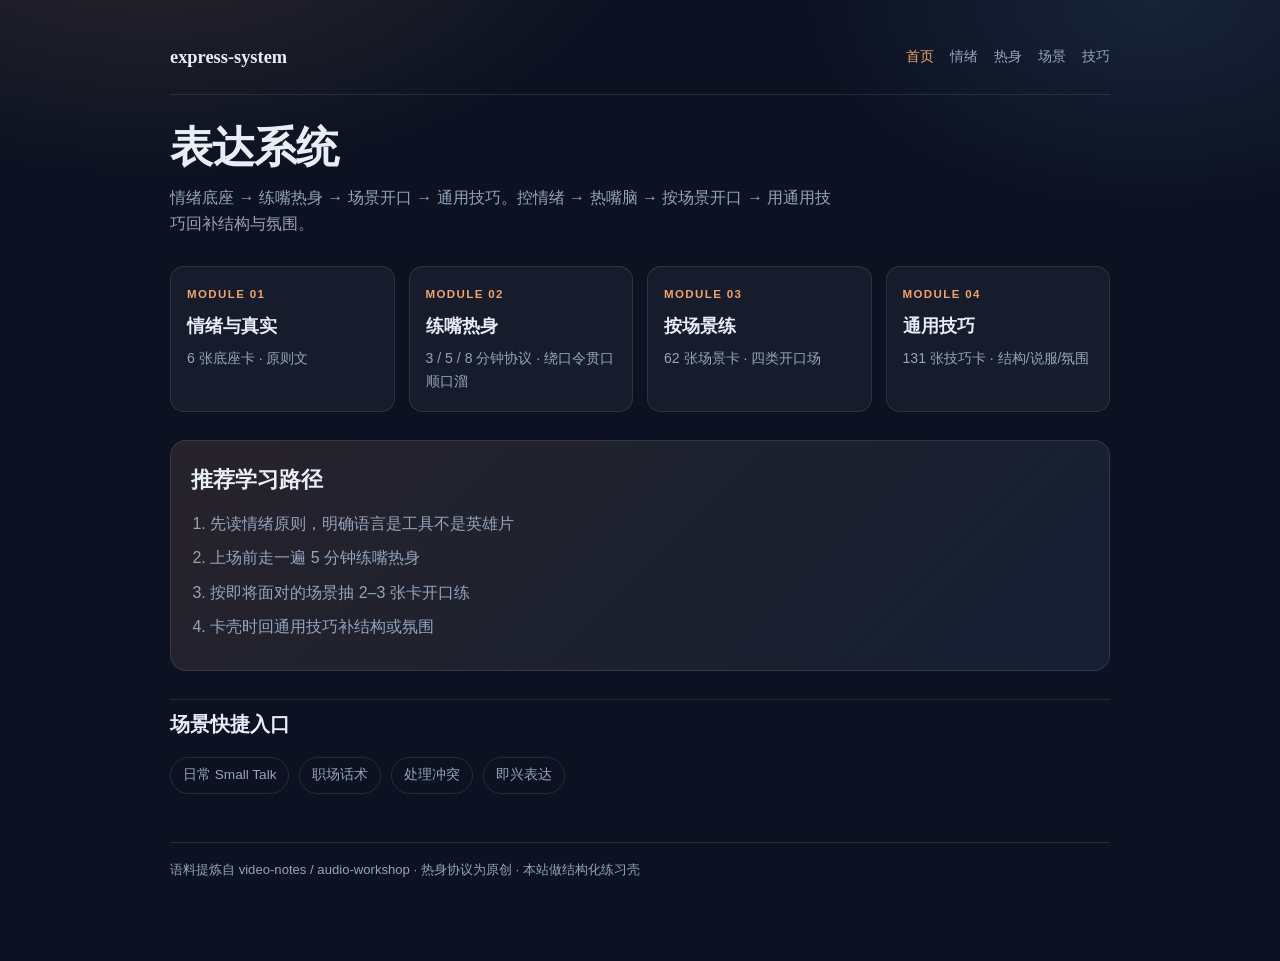
<file: docs/index.html>
<!DOCTYPE html>
<html lang="zh-CN">
<head>
<meta charset="UTF-8">
<meta name="viewport" content="width=device-width, initial-scale=1">
<title>首页 · express-system</title>
<link rel="stylesheet" href="assets/site.css">
</head>
<body>
<div class="wrap">
<nav class="top">
  <a class="brand" href="index.html">express-system</a>
  <a class="active" href="index.html">首页</a>
  <a class="" href="emotion/index.html">情绪</a>
  <a class="" href="warmup/index.html">热身</a>
  <a class="" href="scenes/index.html">场景</a>
  <a class="" href="techniques/index.html">技巧</a>
</nav>

<header class="hero">
  <h1>表达系统</h1>
  <p>情绪底座 → 练嘴热身 → 场景开口 → 通用技巧。控情绪 → 热嘴脑 → 按场景开口 → 用通用技巧回补结构与氛围。</p>
</header>
<section class="grid4">
  <a class="card" href="emotion/index.html"><div class="kicker">Module 01</div><h2>情绪与真实</h2><p>6 张底座卡 · 原则文</p></a>
  <a class="card" href="warmup/index.html"><div class="kicker">Module 02</div><h2>练嘴热身</h2><p>3 / 5 / 8 分钟协议 · 绕口令贯口顺口溜</p></a>
  <a class="card" href="scenes/index.html"><div class="kicker">Module 03</div><h2>按场景练</h2><p>62 张场景卡 · 四类开口场</p></a>
  <a class="card" href="techniques/index.html"><div class="kicker">Module 04</div><h2>通用技巧</h2><p>131 张技巧卡 · 结构/说服/氛围</p></a>
</section>
<section class="path">
  <h2>推荐学习路径</h2>
  <ol>
    <li>先读情绪原则，明确语言是工具不是英雄片</li>
    <li>上场前走一遍 5 分钟练嘴热身</li>
    <li>按即将面对的场景抽 2–3 张卡开口练</li>
    <li>卡壳时回通用技巧补结构或氛围</li>
  </ol>
</section>
<section style="margin-top:28px">
  <h2 class="group-title">场景快捷入口</h2>
  <div class="scene-nav">
    <a href="scenes/small-talk.html">日常 Small Talk</a>
    <a href="scenes/workplace.html">职场话术</a>
    <a href="scenes/conflict.html">处理冲突</a>
    <a href="scenes/improv.html">即兴表达</a>
  </div>
</section>
<footer>语料提炼自 video-notes / audio-workshop · 热身协议为原创 · 本站做结构化练习壳</footer>
</div>
</body>
</html>
</file>
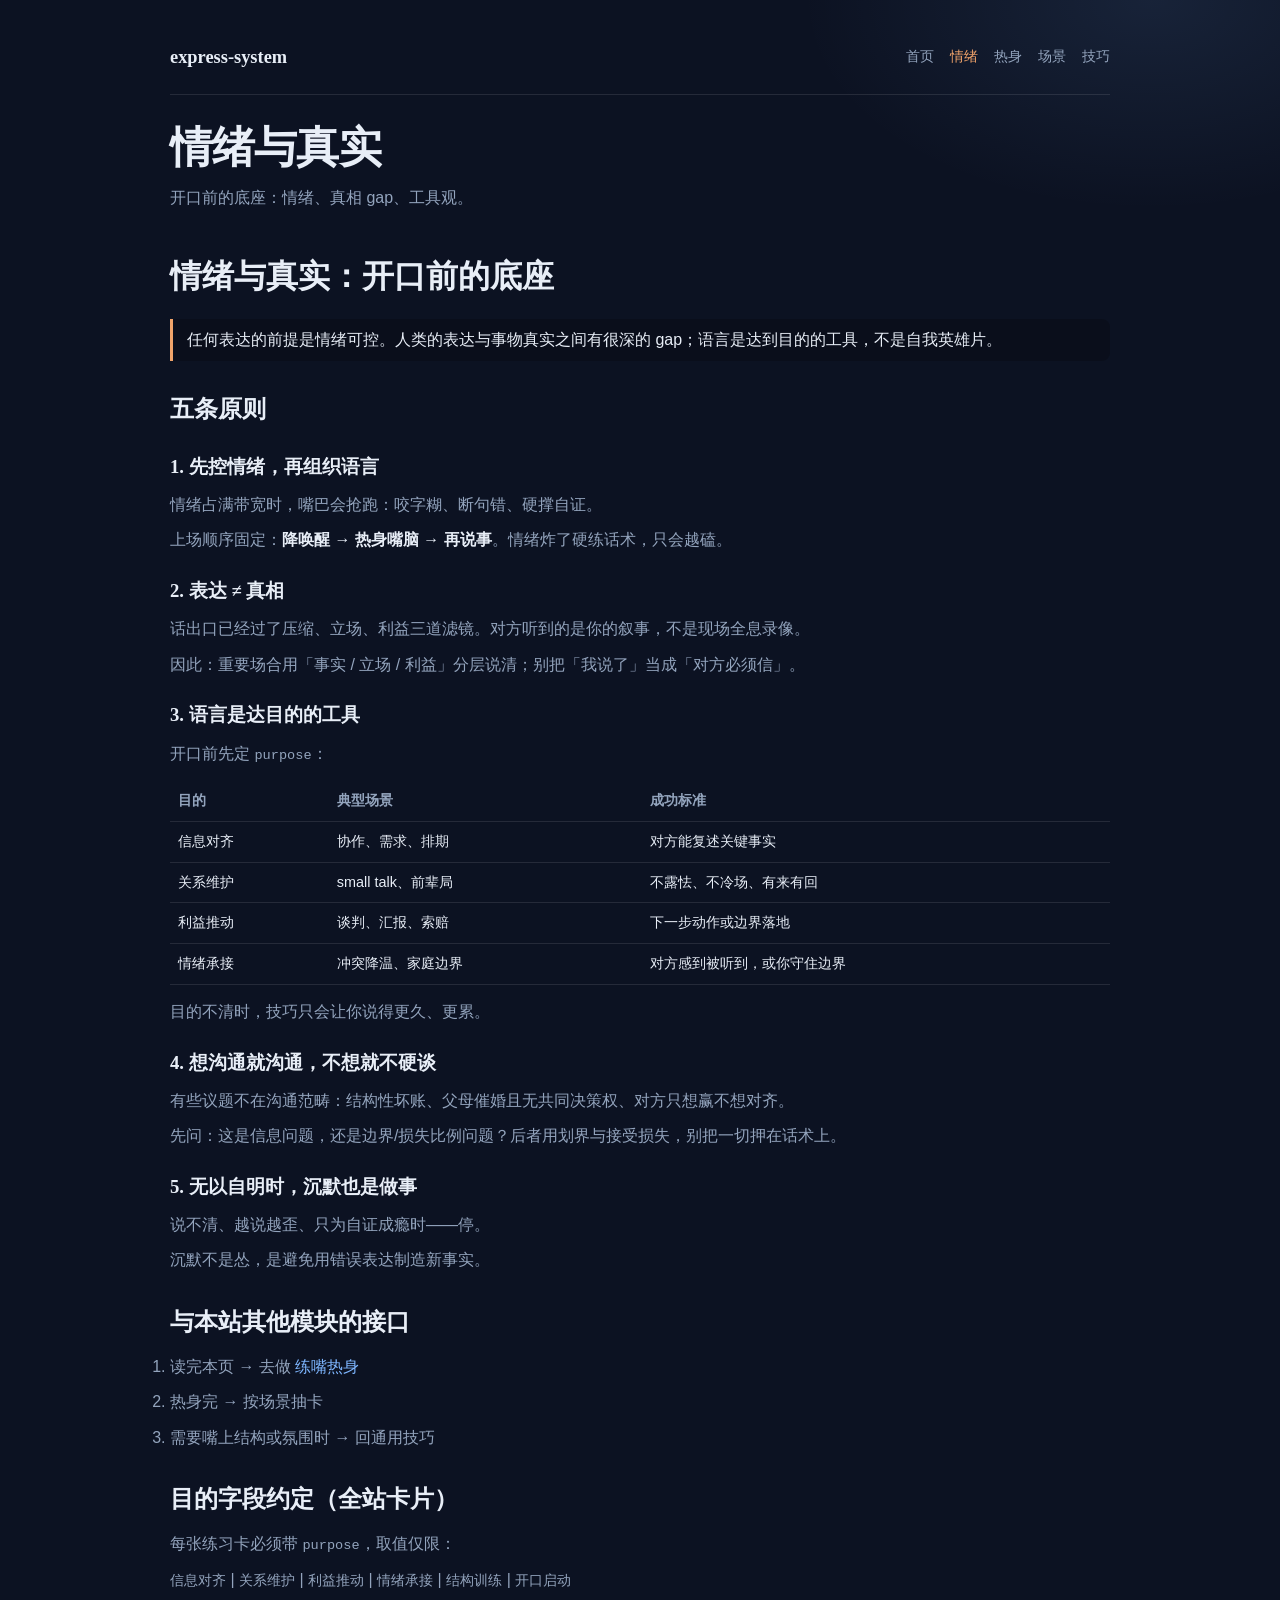
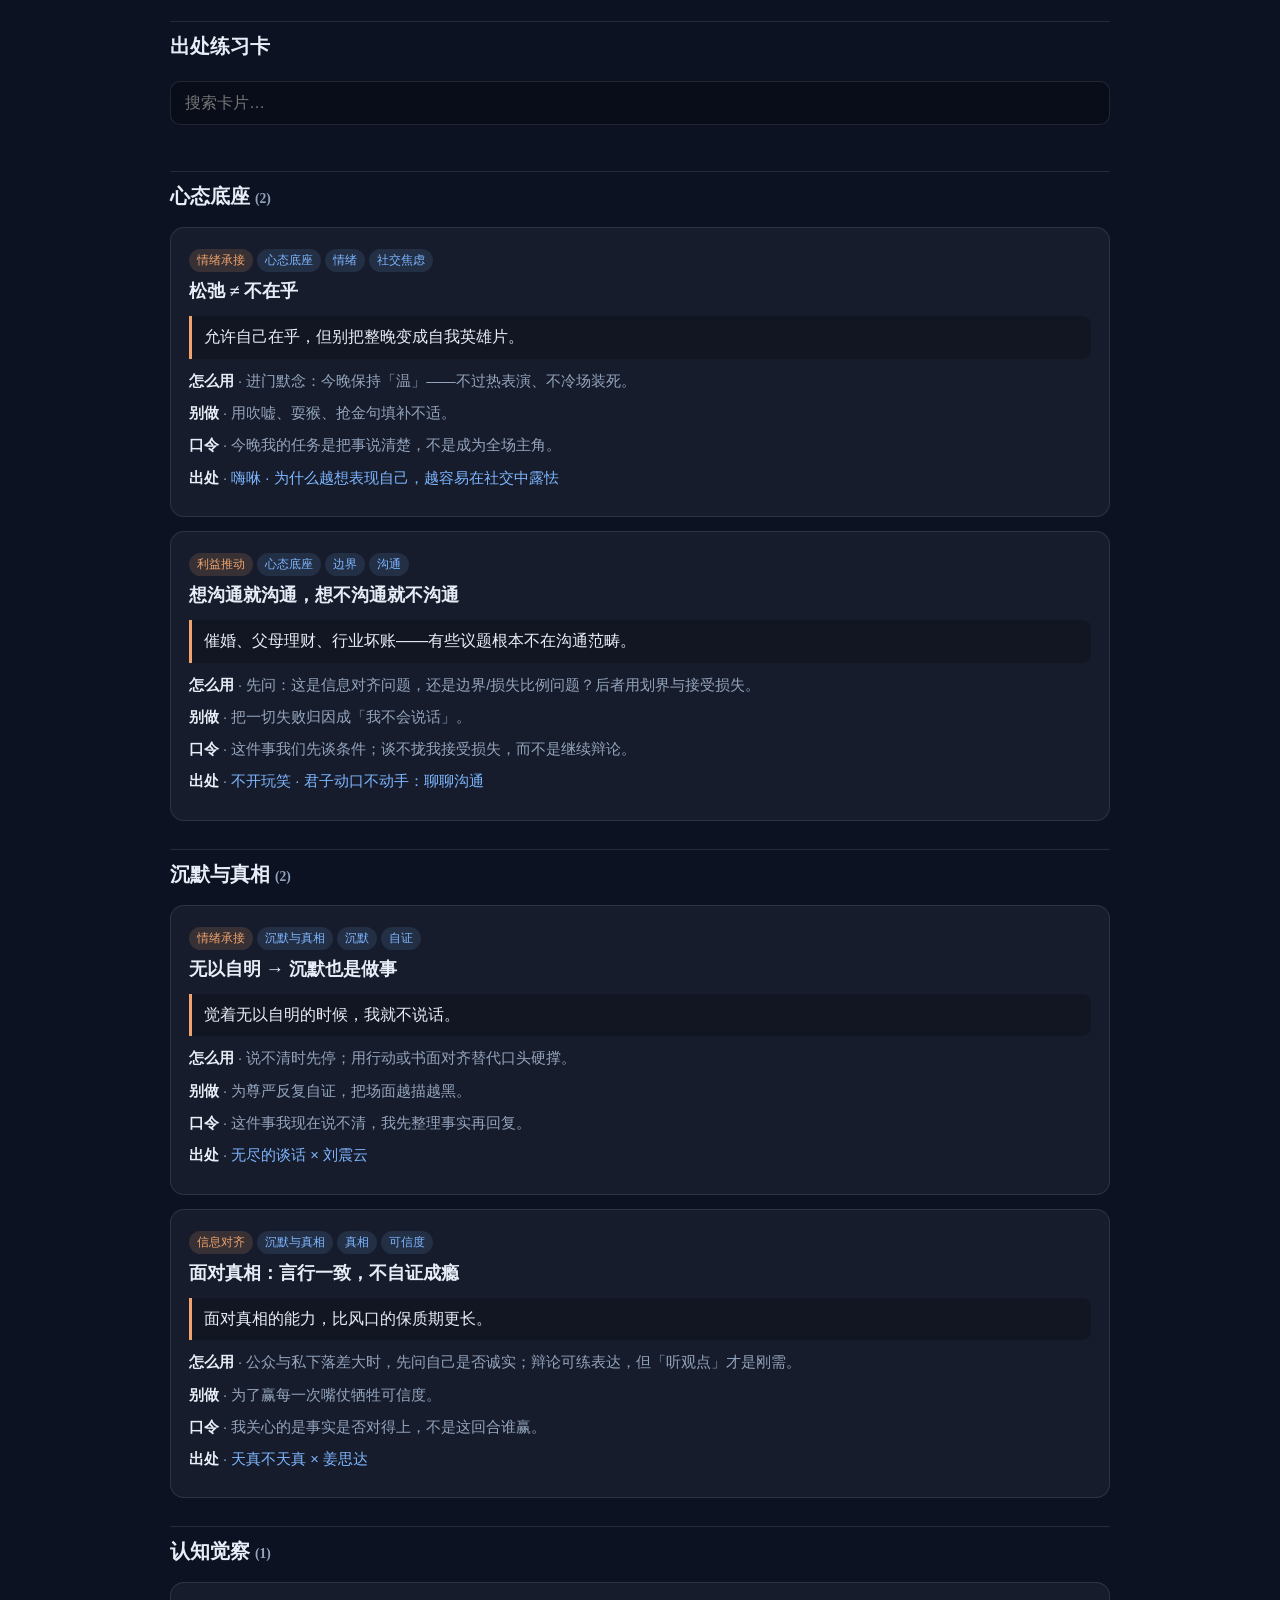
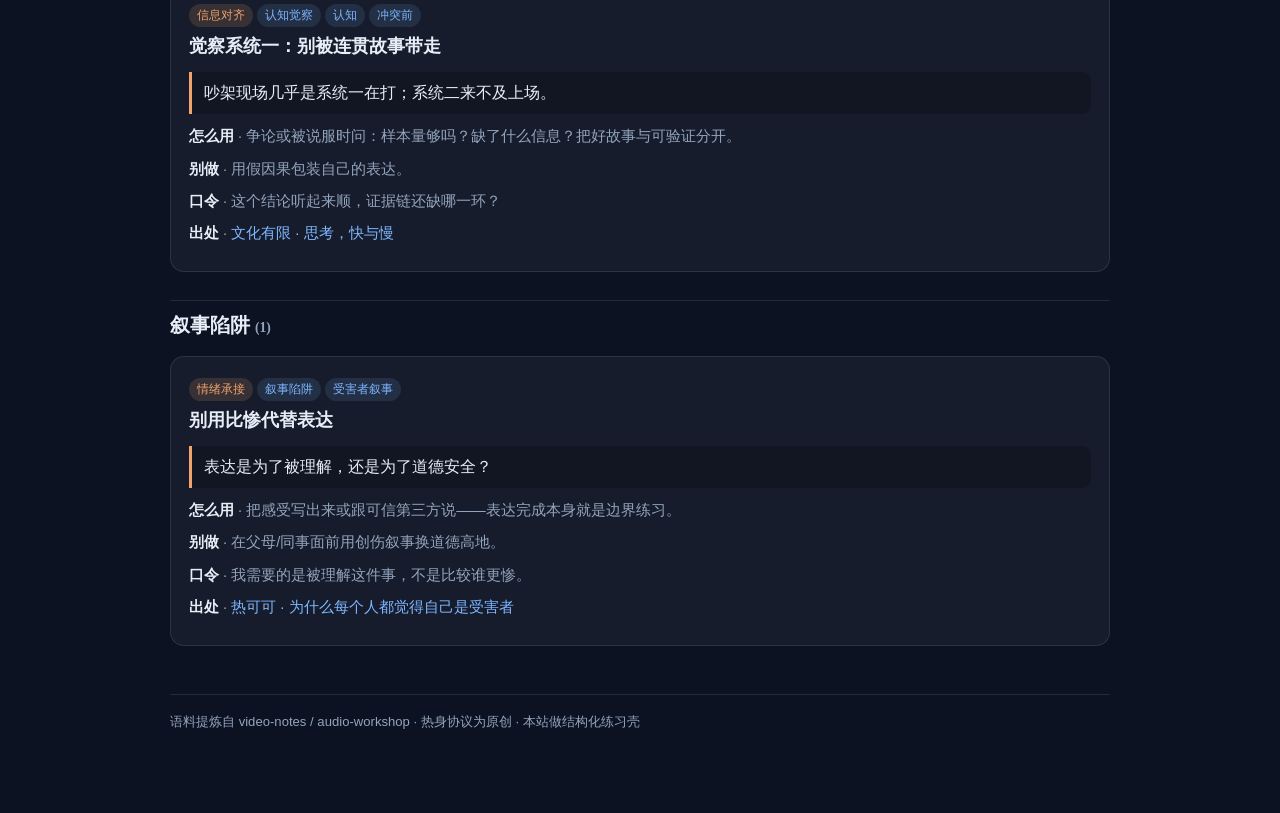
<file: docs/emotion/index.html>
<!DOCTYPE html>
<html lang="zh-CN">
<head>
<meta charset="UTF-8">
<meta name="viewport" content="width=device-width, initial-scale=1">
<title>情绪与真实 · express-system</title>
<link rel="stylesheet" href="../assets/site.css">
</head>
<body>
<div class="wrap">
<nav class="top">
  <a class="brand" href="../index.html">express-system</a>
  <a class="" href="../index.html">首页</a>
  <a class="active" href="index.html">情绪</a>
  <a class="" href="../warmup/index.html">热身</a>
  <a class="" href="../scenes/index.html">场景</a>
  <a class="" href="../techniques/index.html">技巧</a>
</nav>

<header class="hero"><h1>情绪与真实</h1><p>开口前的底座：情绪、真相 gap、工具观。</p></header>
<div class="prose"><h1>情绪与真实：开口前的底座</h1>
<blockquote>任何表达的前提是情绪可控。人类的表达与事物真实之间有很深的 gap；语言是达到目的的工具，不是自我英雄片。</blockquote>
<h2>五条原则</h2>
<h3>1. 先控情绪，再组织语言</h3>
<p>情绪占满带宽时，嘴巴会抢跑：咬字糊、断句错、硬撑自证。  </p>
<p>上场顺序固定：<strong>降唤醒 → 热身嘴脑 → 再说事</strong>。情绪炸了硬练话术，只会越磕。</p>
<h3>2. 表达 ≠ 真相</h3>
<p>话出口已经过了压缩、立场、利益三道滤镜。对方听到的是你的叙事，不是现场全息录像。  </p>
<p>因此：重要场合用「事实 / 立场 / 利益」分层说清；别把「我说了」当成「对方必须信」。</p>
<h3>3. 语言是达目的的工具</h3>
<p>开口前先定 <code>purpose</code>：</p>
<table><thead><tr><th>目的</th><th>典型场景</th><th>成功标准</th></tr></thead><tbody>
<tr><td>信息对齐</td><td>协作、需求、排期</td><td>对方能复述关键事实</td></tr>
<tr><td>关系维护</td><td>small talk、前辈局</td><td>不露怯、不冷场、有来有回</td></tr>
<tr><td>利益推动</td><td>谈判、汇报、索赔</td><td>下一步动作或边界落地</td></tr>
<tr><td>情绪承接</td><td>冲突降温、家庭边界</td><td>对方感到被听到，或你守住边界</td></tr>
</tbody></table>
<p>目的不清时，技巧只会让你说得更久、更累。</p>
<h3>4. 想沟通就沟通，不想就不硬谈</h3>
<p>有些议题不在沟通范畴：结构性坏账、父母催婚且无共同决策权、对方只想赢不想对齐。  </p>
<p>先问：这是信息问题，还是边界/损失比例问题？后者用划界与接受损失，别把一切押在话术上。</p>
<h3>5. 无以自明时，沉默也是做事</h3>
<p>说不清、越说越歪、只为自证成瘾时——停。  </p>
<p>沉默不是怂，是避免用错误表达制造新事实。</p>
<h2>与本站其他模块的接口</h2>
<ol>
<li>读完本页 → 去做 <a href="../02-warmup/PROTOCOL.md">练嘴热身</a>  </li>
<li>热身完 → 按场景抽卡  </li>
<li>需要嘴上结构或氛围时 → 回通用技巧  </li>
</ol>
<h2>目的字段约定（全站卡片）</h2>
<p>每张练习卡必须带 <code>purpose</code>，取值仅限：</p>
<p><code>信息对齐</code> | <code>关系维护</code> | <code>利益推动</code> | <code>情绪承接</code> | <code>结构训练</code> | <code>开口启动</code></p></div>
<h2 class="group-title">出处练习卡</h2>
<input class="search" id="q" type="search" placeholder="搜索卡片…" autocomplete="off">
<h2 class="group-title">心态底座 <span class="meta">(2)</span></h2>
<article class="practice" id="emo-haixiu-warm" data-search="松弛 ≠ 不在乎 温着开场 允许自己在乎，但别把整晚变成自我英雄片。 进门默念：今晚保持「温」——不过热表演、不冷场装死。 用吹嘘、耍猴、抢金句填补不适。 今晚我的任务是把事说清楚，不是成为全场主角。 心态底座 情绪 社交焦虑">
  <div><span class="tag purpose">情绪承接</span><span class="tag">心态底座</span><span class="tag">情绪</span><span class="tag">社交焦虑</span></div>
  <h3>松弛 ≠ 不在乎</h3>
  <div class="quote">允许自己在乎，但别把整晚变成自我英雄片。</div>
  
  <div class="row"><b>怎么用</b> · 进门默念：今晚保持「温」——不过热表演、不冷场装死。</div>
  <div class="row"><b>别做</b> · 用吹嘘、耍猴、抢金句填补不适。</div>
  <div class="row"><b>口令</b> · 今晚我的任务是把事说清楚，不是成为全场主角。</div>
  <div class="row"><b>出处</b> · <a href="https://czh55.github.io/audio-workshop/haixiu-social-performance-anxiety-总结.html" target="_blank" rel="noopener">嗨咻 · 为什么越想表现自己，越容易在社交中露怯</a></div>
</article>
<article class="practice" id="emo-boundary-comm" data-search="想沟通就沟通，想不沟通就不沟通 议题边界 催婚、父母理财、行业坏账——有些议题根本不在沟通范畴。 先问：这是信息对齐问题，还是边界/损失比例问题？后者用划界与接受损失。 把一切失败归因成「我不会说话」。 这件事我们先谈条件；谈不拢我接受损失，而不是继续辩论。 心态底座 边界 沟通">
  <div><span class="tag purpose">利益推动</span><span class="tag">心态底座</span><span class="tag">边界</span><span class="tag">沟通</span></div>
  <h3>想沟通就沟通，想不沟通就不沟通</h3>
  <div class="quote">催婚、父母理财、行业坏账——有些议题根本不在沟通范畴。</div>
  
  <div class="row"><b>怎么用</b> · 先问：这是信息对齐问题，还是边界/损失比例问题？后者用划界与接受损失。</div>
  <div class="row"><b>别做</b> · 把一切失败归因成「我不会说话」。</div>
  <div class="row"><b>口令</b> · 这件事我们先谈条件；谈不拢我接受损失，而不是继续辩论。</div>
  <div class="row"><b>出处</b> · <a href="https://czh55.github.io/audio-workshop/jundongkou_communication_ep250-总结.html" target="_blank" rel="noopener">不开玩笑 · 君子动口不动手：聊聊沟通</a></div>
</article>
<h2 class="group-title">沉默与真相 <span class="meta">(2)</span></h2>
<article class="practice" id="emo-silence-liuzhenyun" data-search="无以自明 → 沉默也是做事 沉默哲学 觉着无以自明的时候，我就不说话。 说不清时先停；用行动或书面对齐替代口头硬撑。 为尊严反复自证，把场面越描越黑。 这件事我现在说不清，我先整理事实再回复。 沉默与真相 沉默 自证">
  <div><span class="tag purpose">情绪承接</span><span class="tag">沉默与真相</span><span class="tag">沉默</span><span class="tag">自证</span></div>
  <h3>无以自明 → 沉默也是做事</h3>
  <div class="quote">觉着无以自明的时候，我就不说话。</div>
  
  <div class="row"><b>怎么用</b> · 说不清时先停；用行动或书面对齐替代口头硬撑。</div>
  <div class="row"><b>别做</b> · 为尊严反复自证，把场面越描越黑。</div>
  <div class="row"><b>口令</b> · 这件事我现在说不清，我先整理事实再回复。</div>
  <div class="row"><b>出处</b> · <a href="https://czh55.github.io/audio-workshop/liuzhenyun_ep01_dialogue-总结.html" target="_blank" rel="noopener">无尽的谈话 × 刘震云</a></div>
</article>
<article class="practice" id="emo-truth-jiang" data-search="面对真相：言行一致，不自证成瘾 真相能力 面对真相的能力，比风口的保质期更长。 公众与私下落差大时，先问自己是否诚实；辩论可练表达，但「听观点」才是刚需。 为了赢每一次嘴仗牺牲可信度。 我关心的是事实是否对得上，不是这回合谁赢。 沉默与真相 真相 可信度">
  <div><span class="tag purpose">信息对齐</span><span class="tag">沉默与真相</span><span class="tag">真相</span><span class="tag">可信度</span></div>
  <h3>面对真相：言行一致，不自证成瘾</h3>
  <div class="quote">面对真相的能力，比风口的保质期更长。</div>
  
  <div class="row"><b>怎么用</b> · 公众与私下落差大时，先问自己是否诚实；辩论可练表达，但「听观点」才是刚需。</div>
  <div class="row"><b>别做</b> · 为了赢每一次嘴仗牺牲可信度。</div>
  <div class="row"><b>口令</b> · 我关心的是事实是否对得上，不是这回合谁赢。</div>
  <div class="row"><b>出处</b> · <a href="https://czh55.github.io/audio-workshop/" target="_blank" rel="noopener">天真不天真 × 姜思达</a></div>
</article>
<h2 class="group-title">认知觉察 <span class="meta">(1)</span></h2>
<article class="practice" id="emo-system1" data-search="觉察系统一：别被连贯故事带走 快与慢 吵架现场几乎是系统一在打；系统二来不及上场。 争论或被说服时问：样本量够吗？缺了什么信息？把好故事与可验证分开。 用假因果包装自己的表达。 这个结论听起来顺，证据链还缺哪一环？ 认知觉察 认知 冲突前">
  <div><span class="tag purpose">信息对齐</span><span class="tag">认知觉察</span><span class="tag">认知</span><span class="tag">冲突前</span></div>
  <h3>觉察系统一：别被连贯故事带走</h3>
  <div class="quote">吵架现场几乎是系统一在打；系统二来不及上场。</div>
  
  <div class="row"><b>怎么用</b> · 争论或被说服时问：样本量够吗？缺了什么信息？把好故事与可验证分开。</div>
  <div class="row"><b>别做</b> · 用假因果包装自己的表达。</div>
  <div class="row"><b>口令</b> · 这个结论听起来顺，证据链还缺哪一环？</div>
  <div class="row"><b>出处</b> · <a href="https://czh55.github.io/audio-workshop/thinking_fast_slow_brain-总结.html" target="_blank" rel="noopener">文化有限 · 思考，快与慢</a></div>
</article>
<h2 class="group-title">叙事陷阱 <span class="meta">(1)</span></h2>
<article class="practice" id="emo-victim-not-express" data-search="别用比惨代替表达 表达≠比惨 表达是为了被理解，还是为了道德安全？ 把感受写出来或跟可信第三方说——表达完成本身就是边界练习。 在父母/同事面前用创伤叙事换道德高地。 我需要的是被理解这件事，不是比较谁更惨。 叙事陷阱 受害者叙事">
  <div><span class="tag purpose">情绪承接</span><span class="tag">叙事陷阱</span><span class="tag">受害者叙事</span></div>
  <h3>别用比惨代替表达</h3>
  <div class="quote">表达是为了被理解，还是为了道德安全？</div>
  
  <div class="row"><b>怎么用</b> · 把感受写出来或跟可信第三方说——表达完成本身就是边界练习。</div>
  <div class="row"><b>别做</b> · 在父母/同事面前用创伤叙事换道德高地。</div>
  <div class="row"><b>口令</b> · 我需要的是被理解这件事，不是比较谁更惨。</div>
  <div class="row"><b>出处</b> · <a href="https://czh55.github.io/audio-workshop/rekoe_victim_mentality-总结.html" target="_blank" rel="noopener">热可可 · 为什么每个人都觉得自己是受害者</a></div>
</article>
<script>
(function(){
  var box = document.getElementById('q');
  if (!box) return;
  box.addEventListener('input', function(){
    var q = box.value.trim().toLowerCase();
    document.querySelectorAll('.practice[data-search]').forEach(function(el){
      var hay = el.getAttribute('data-search') || '';
      el.style.display = (!q || hay.indexOf(q) !== -1) ? '' : 'none';
    });
  });
})();
</script>
<footer>语料提炼自 video-notes / audio-workshop · 热身协议为原创 · 本站做结构化练习壳</footer>
</div>
</body>
</html>
</file>
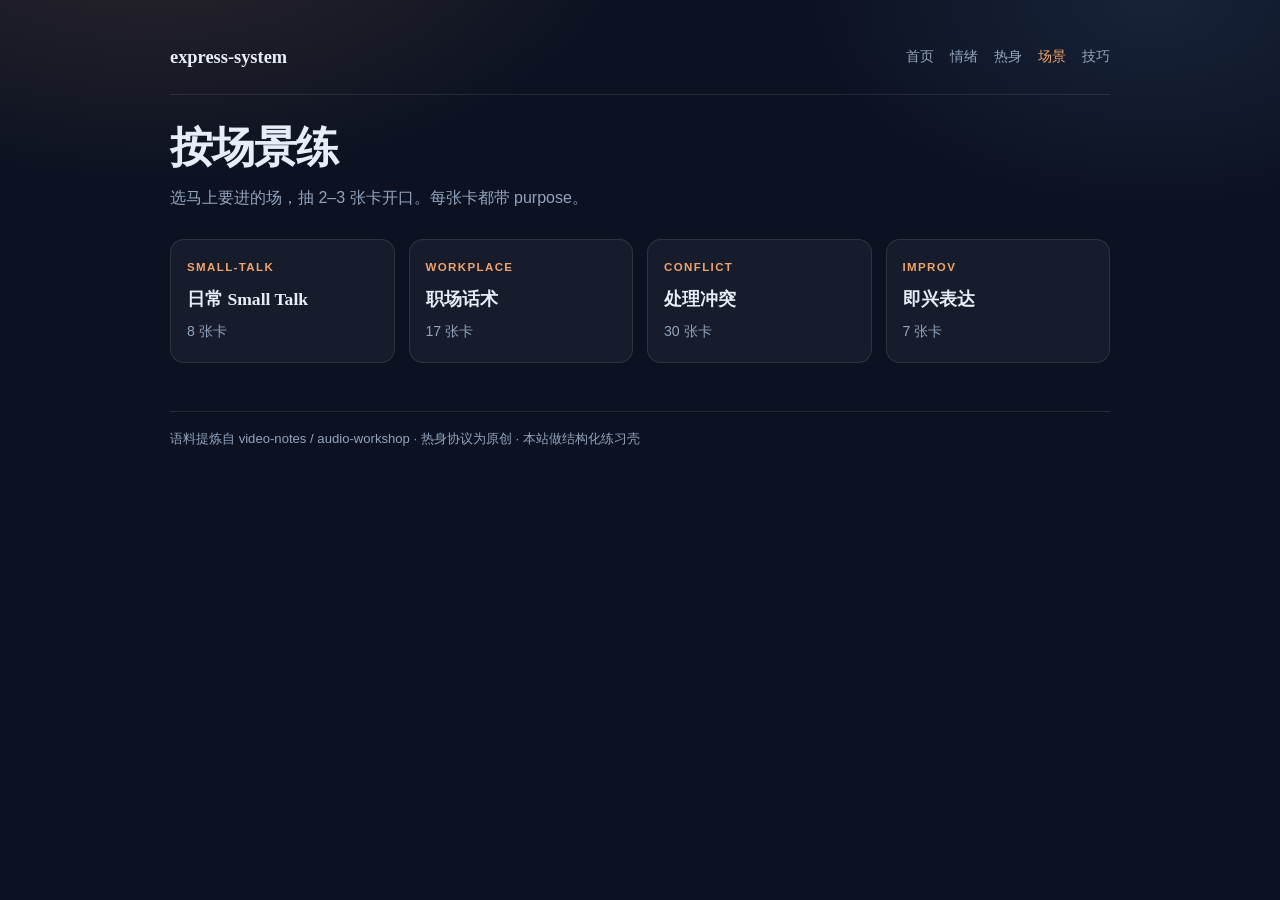
<file: docs/scenes/index.html>
<!DOCTYPE html>
<html lang="zh-CN">
<head>
<meta charset="UTF-8">
<meta name="viewport" content="width=device-width, initial-scale=1">
<title>按场景练 · express-system</title>
<link rel="stylesheet" href="../assets/site.css">
</head>
<body>
<div class="wrap">
<nav class="top">
  <a class="brand" href="../index.html">express-system</a>
  <a class="" href="../index.html">首页</a>
  <a class="" href="../emotion/index.html">情绪</a>
  <a class="" href="../warmup/index.html">热身</a>
  <a class="active" href="index.html">场景</a>
  <a class="" href="../techniques/index.html">技巧</a>
</nav>

<header class="hero"><h1>按场景练</h1><p>选马上要进的场，抽 2–3 张卡开口。每张卡都带 purpose。</p></header>
<section class="grid4">
  <a class="card" href="small-talk.html"><div class="kicker">small-talk</div><h2>日常 Small Talk</h2><p>8 张卡</p></a>
  <a class="card" href="workplace.html"><div class="kicker">workplace</div><h2>职场话术</h2><p>17 张卡</p></a>
  <a class="card" href="conflict.html"><div class="kicker">conflict</div><h2>处理冲突</h2><p>30 张卡</p></a>
  <a class="card" href="improv.html"><div class="kicker">improv</div><h2>即兴表达</h2><p>7 张卡</p></a>
</section>
<footer>语料提炼自 video-notes / audio-workshop · 热身协议为原创 · 本站做结构化练习壳</footer>
</div>
</body>
</html>
</file>
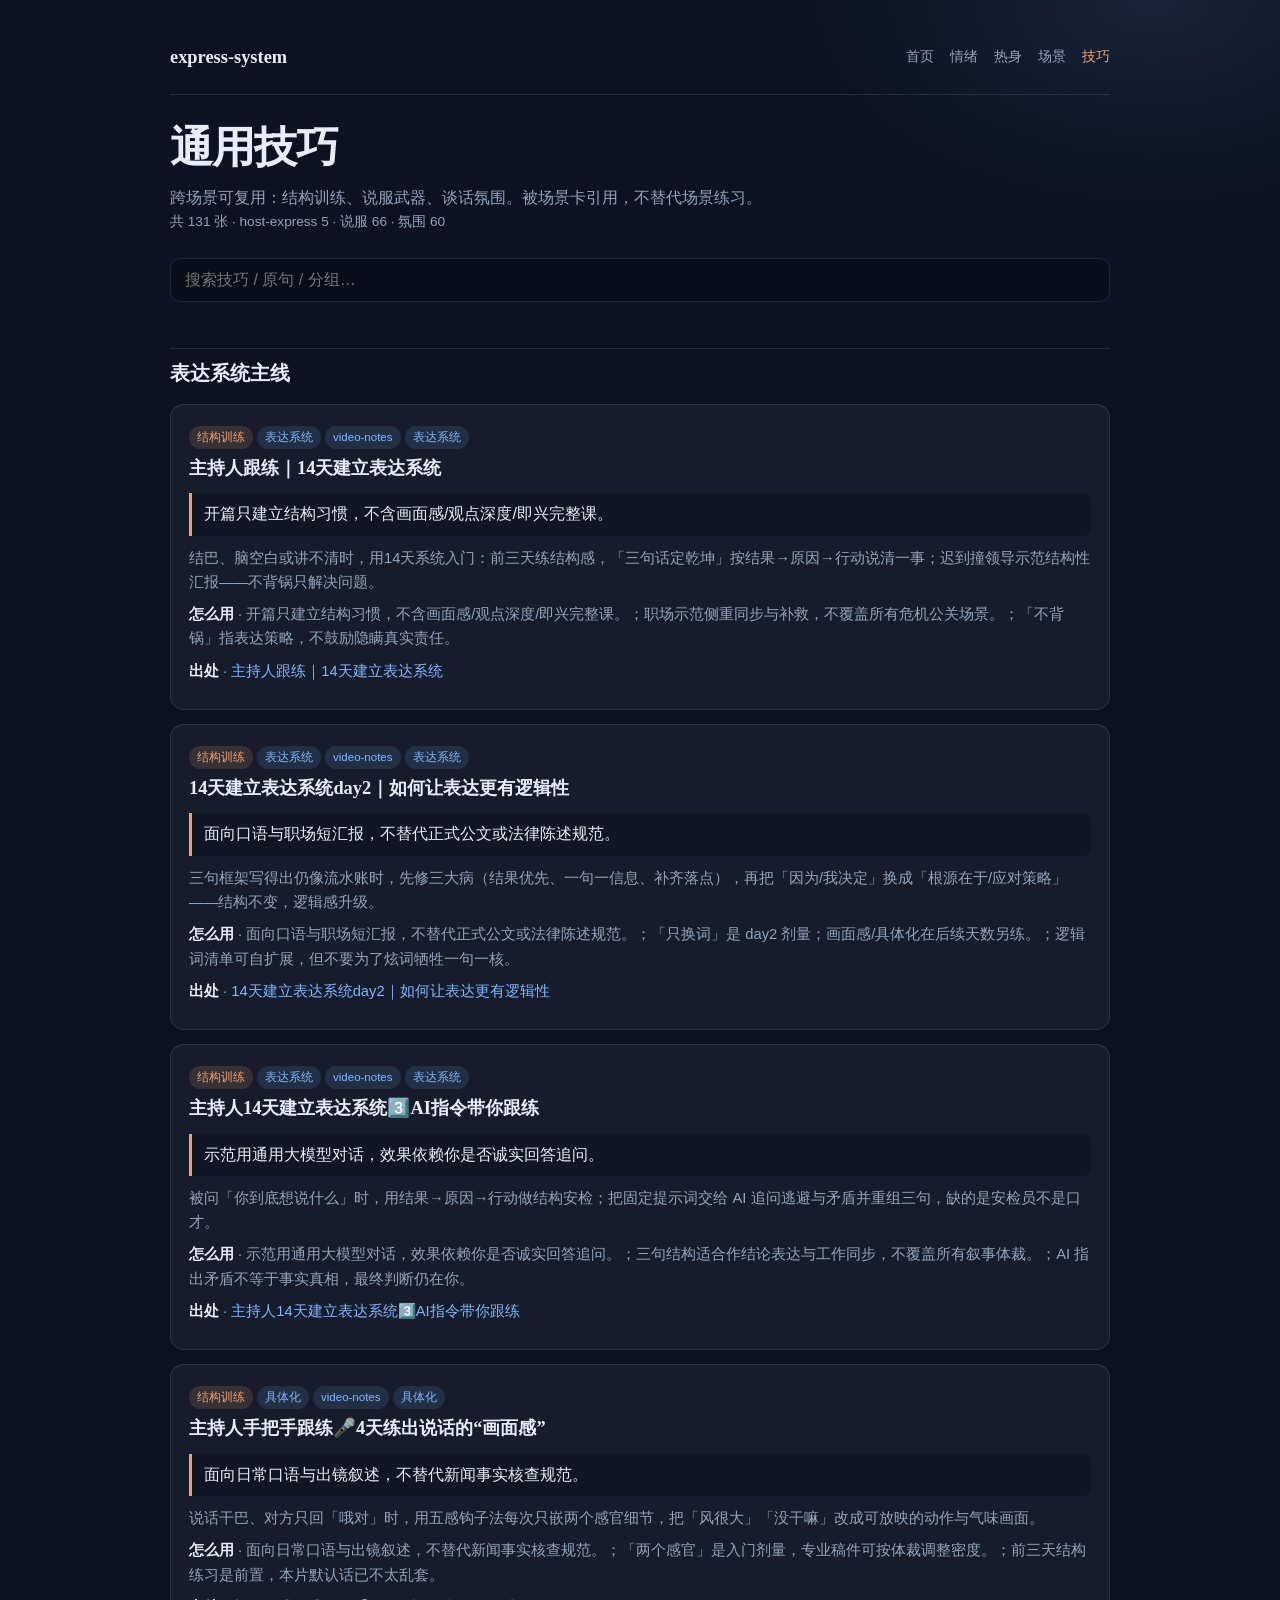
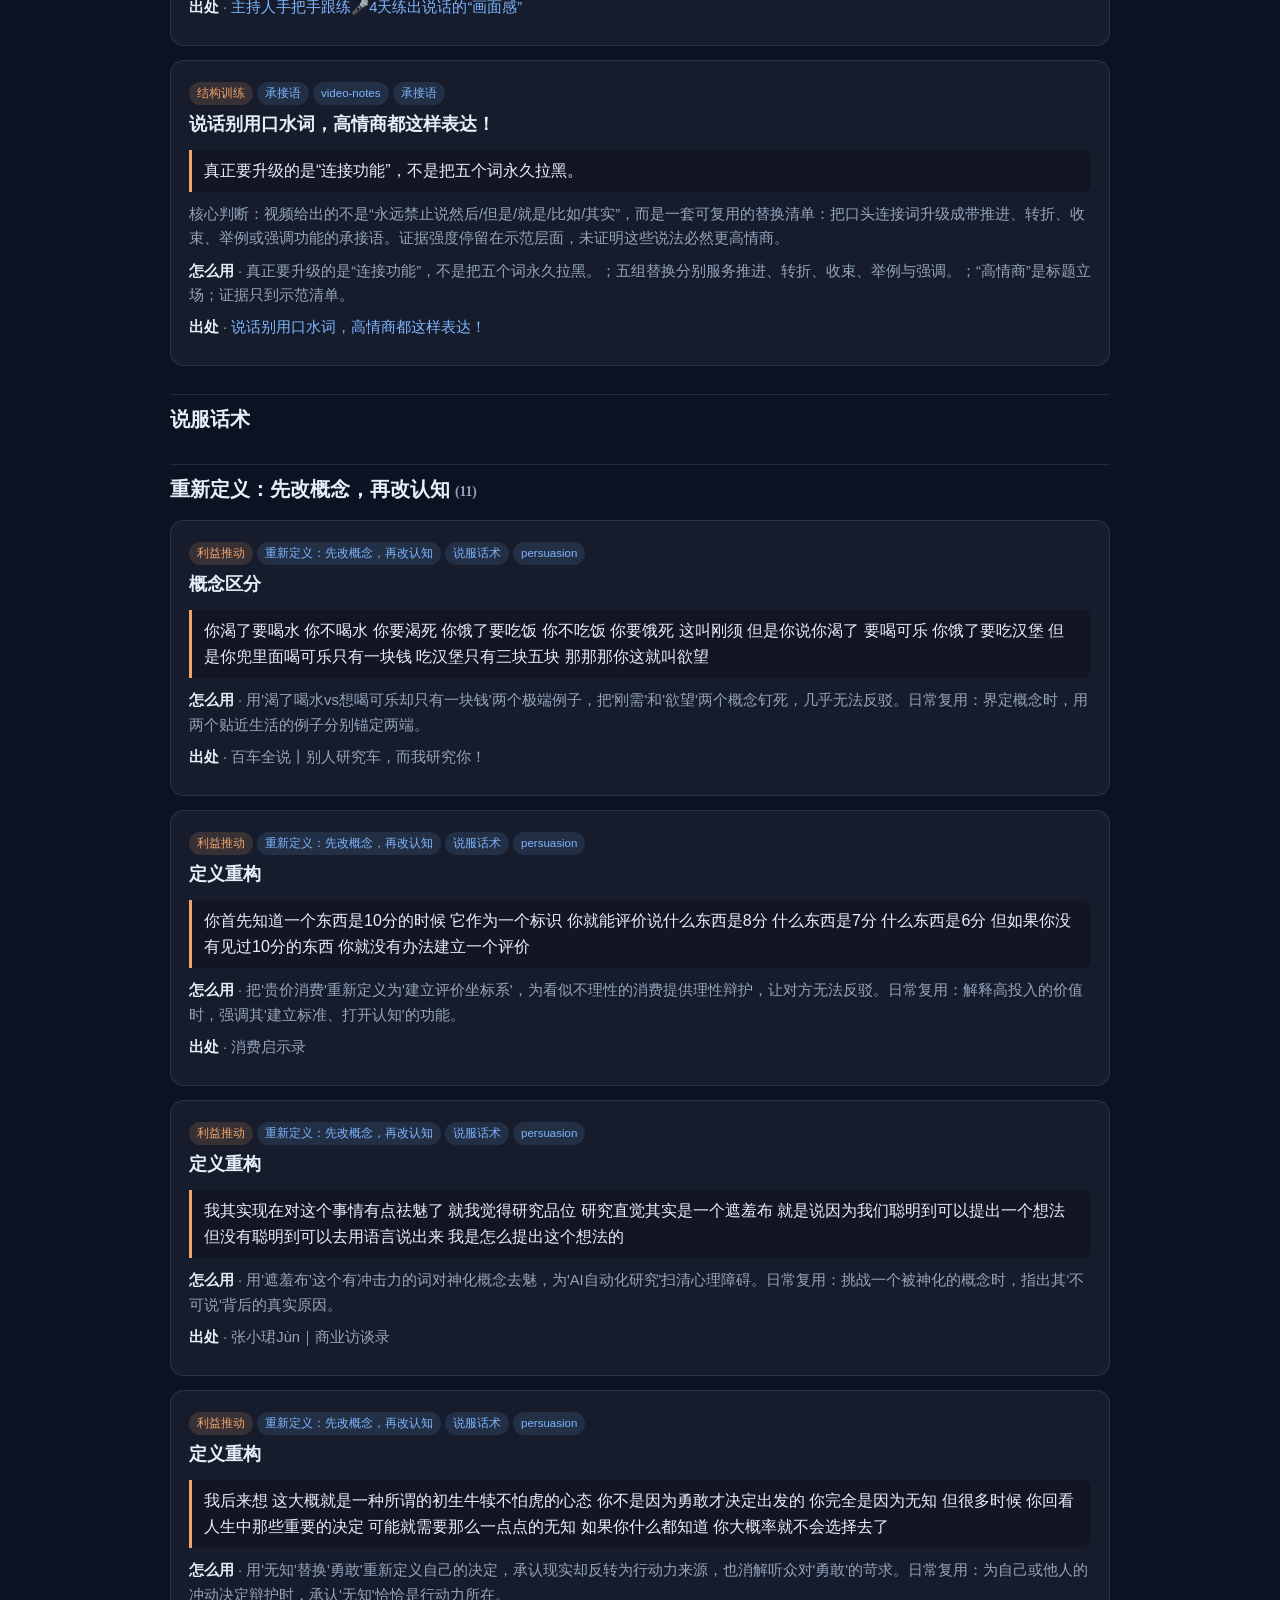
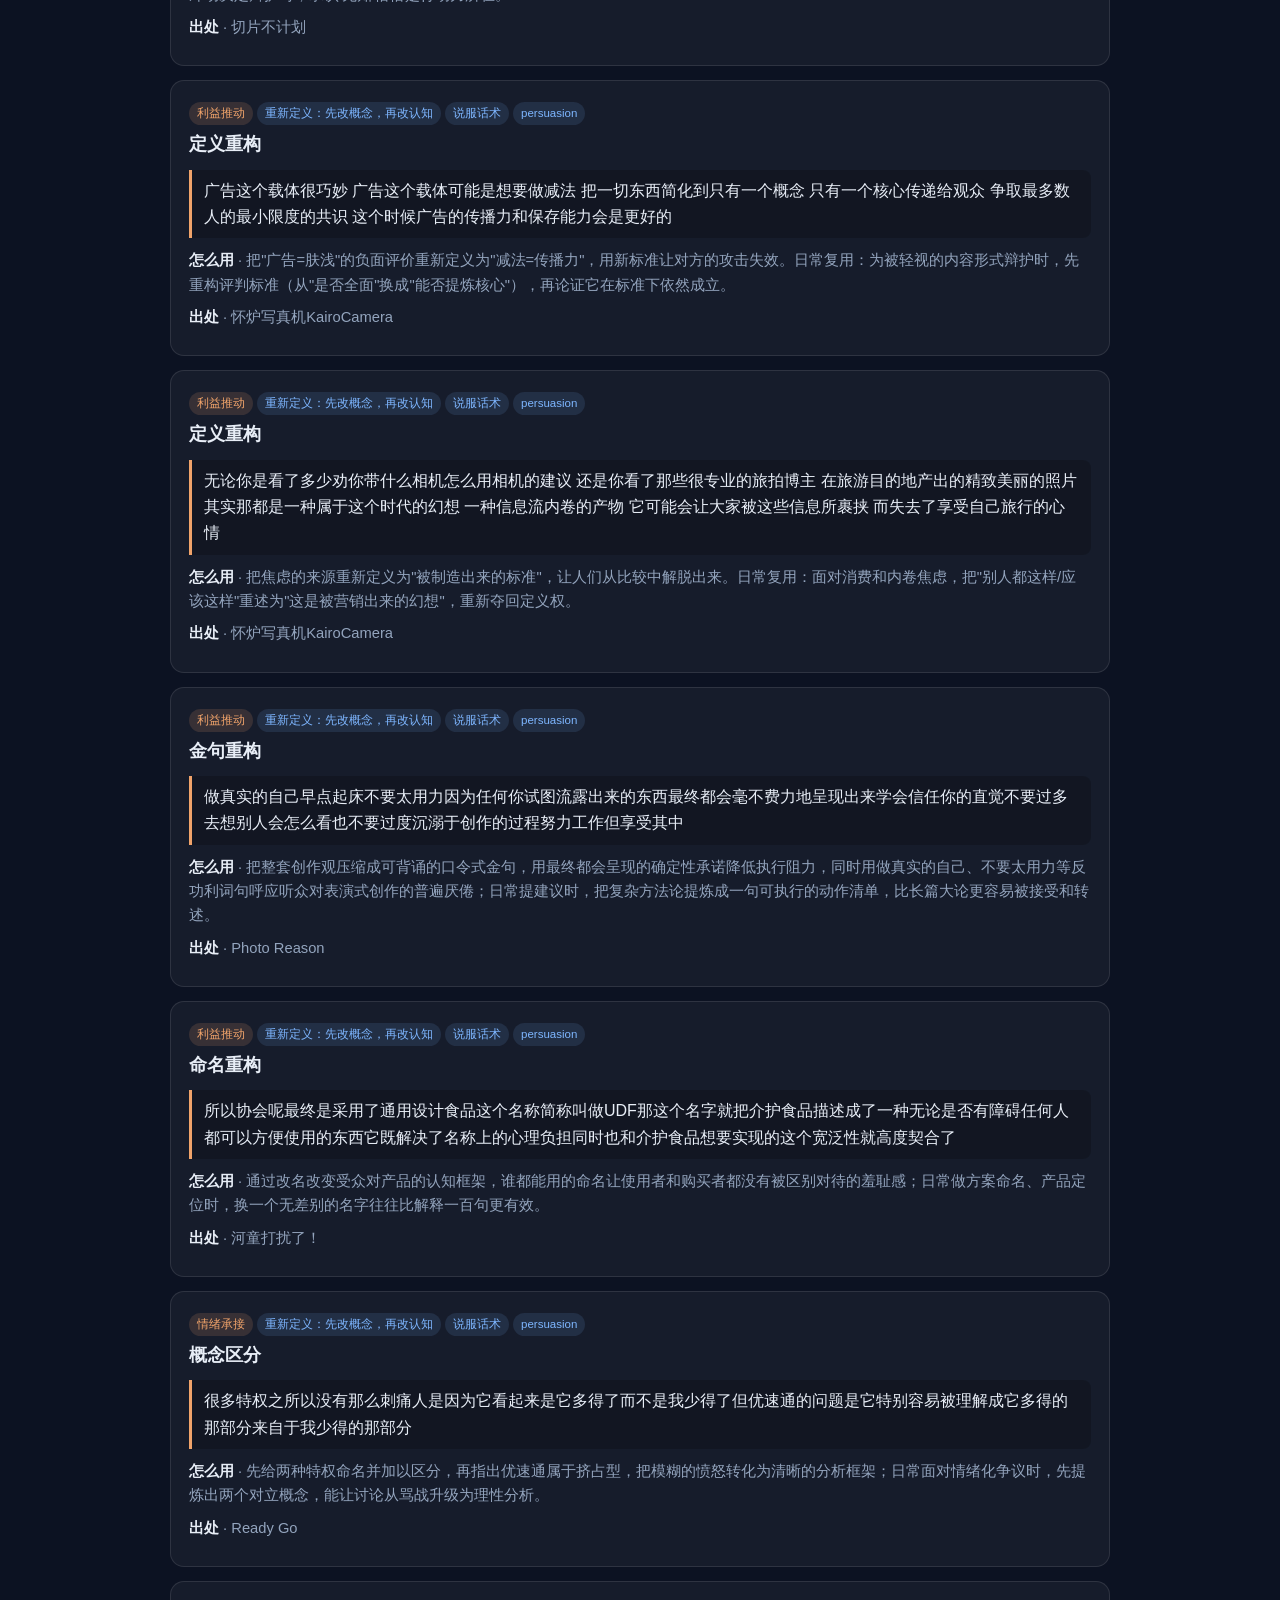
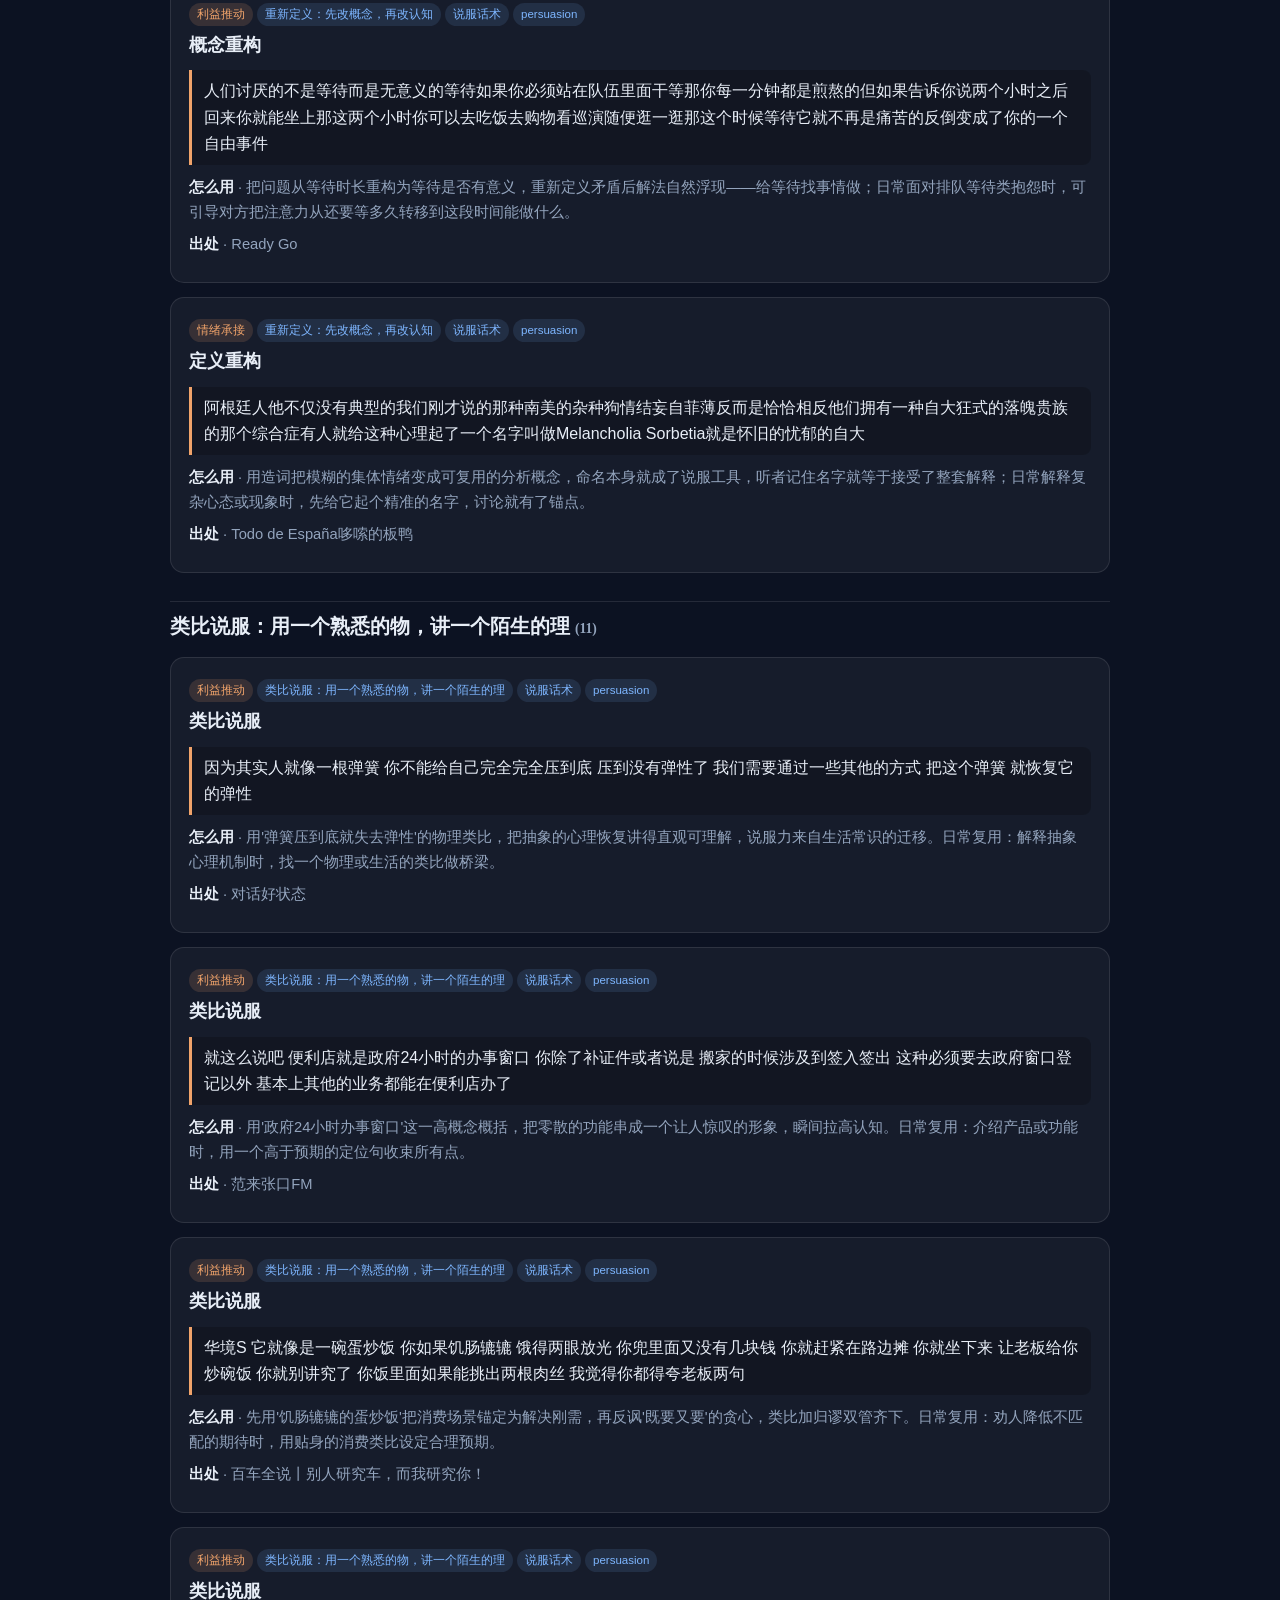
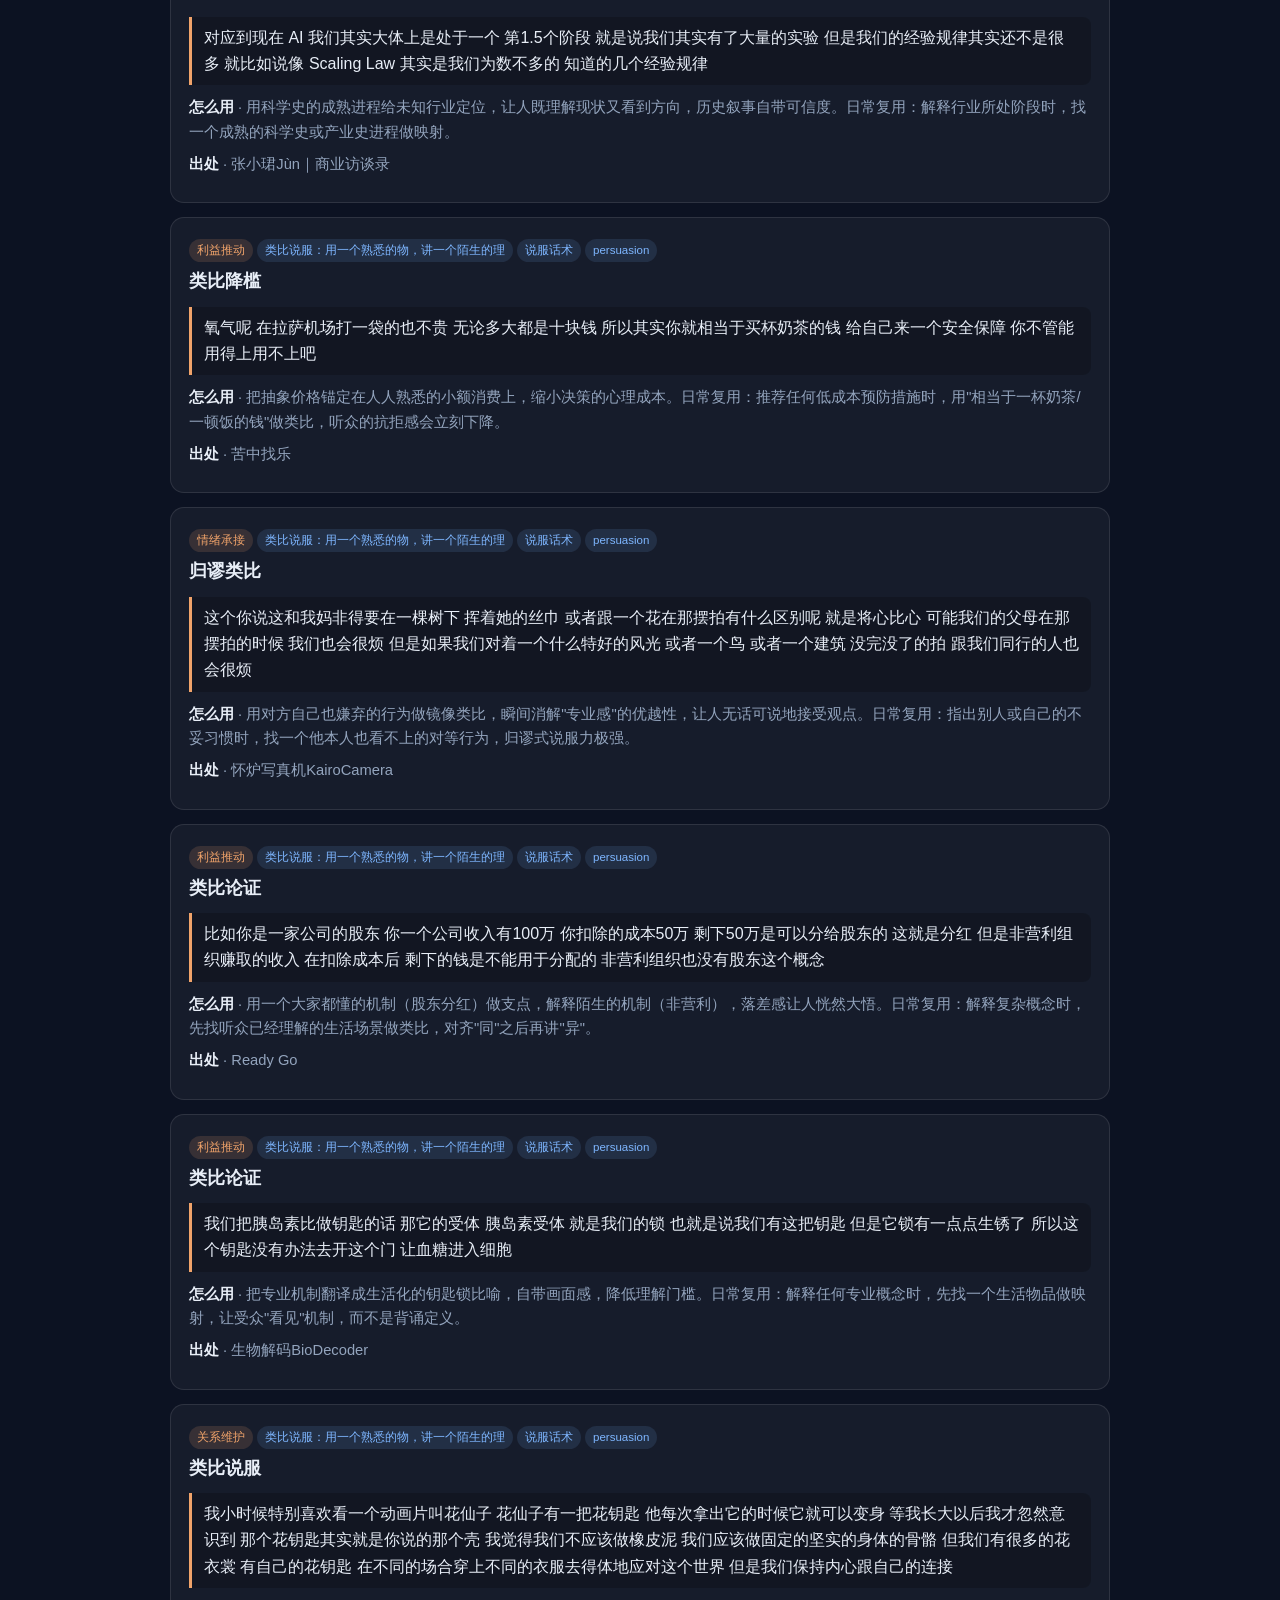
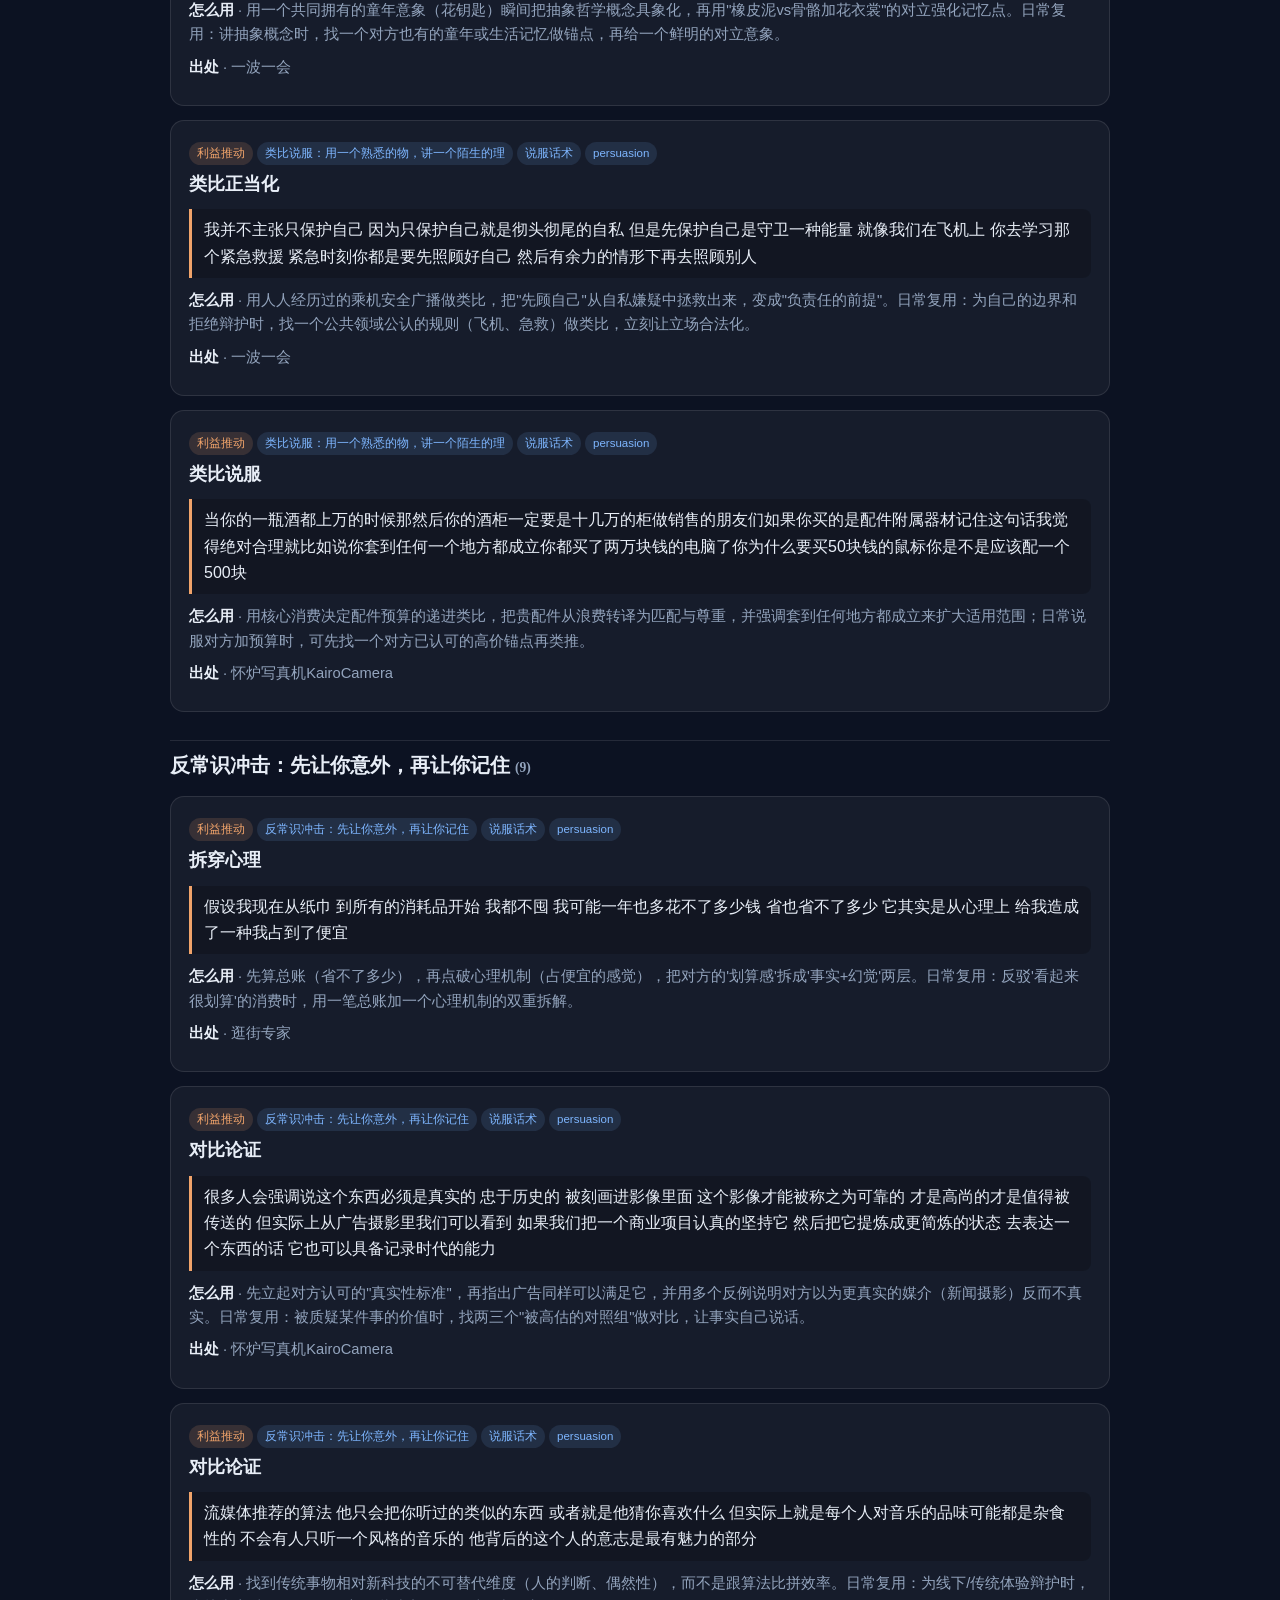
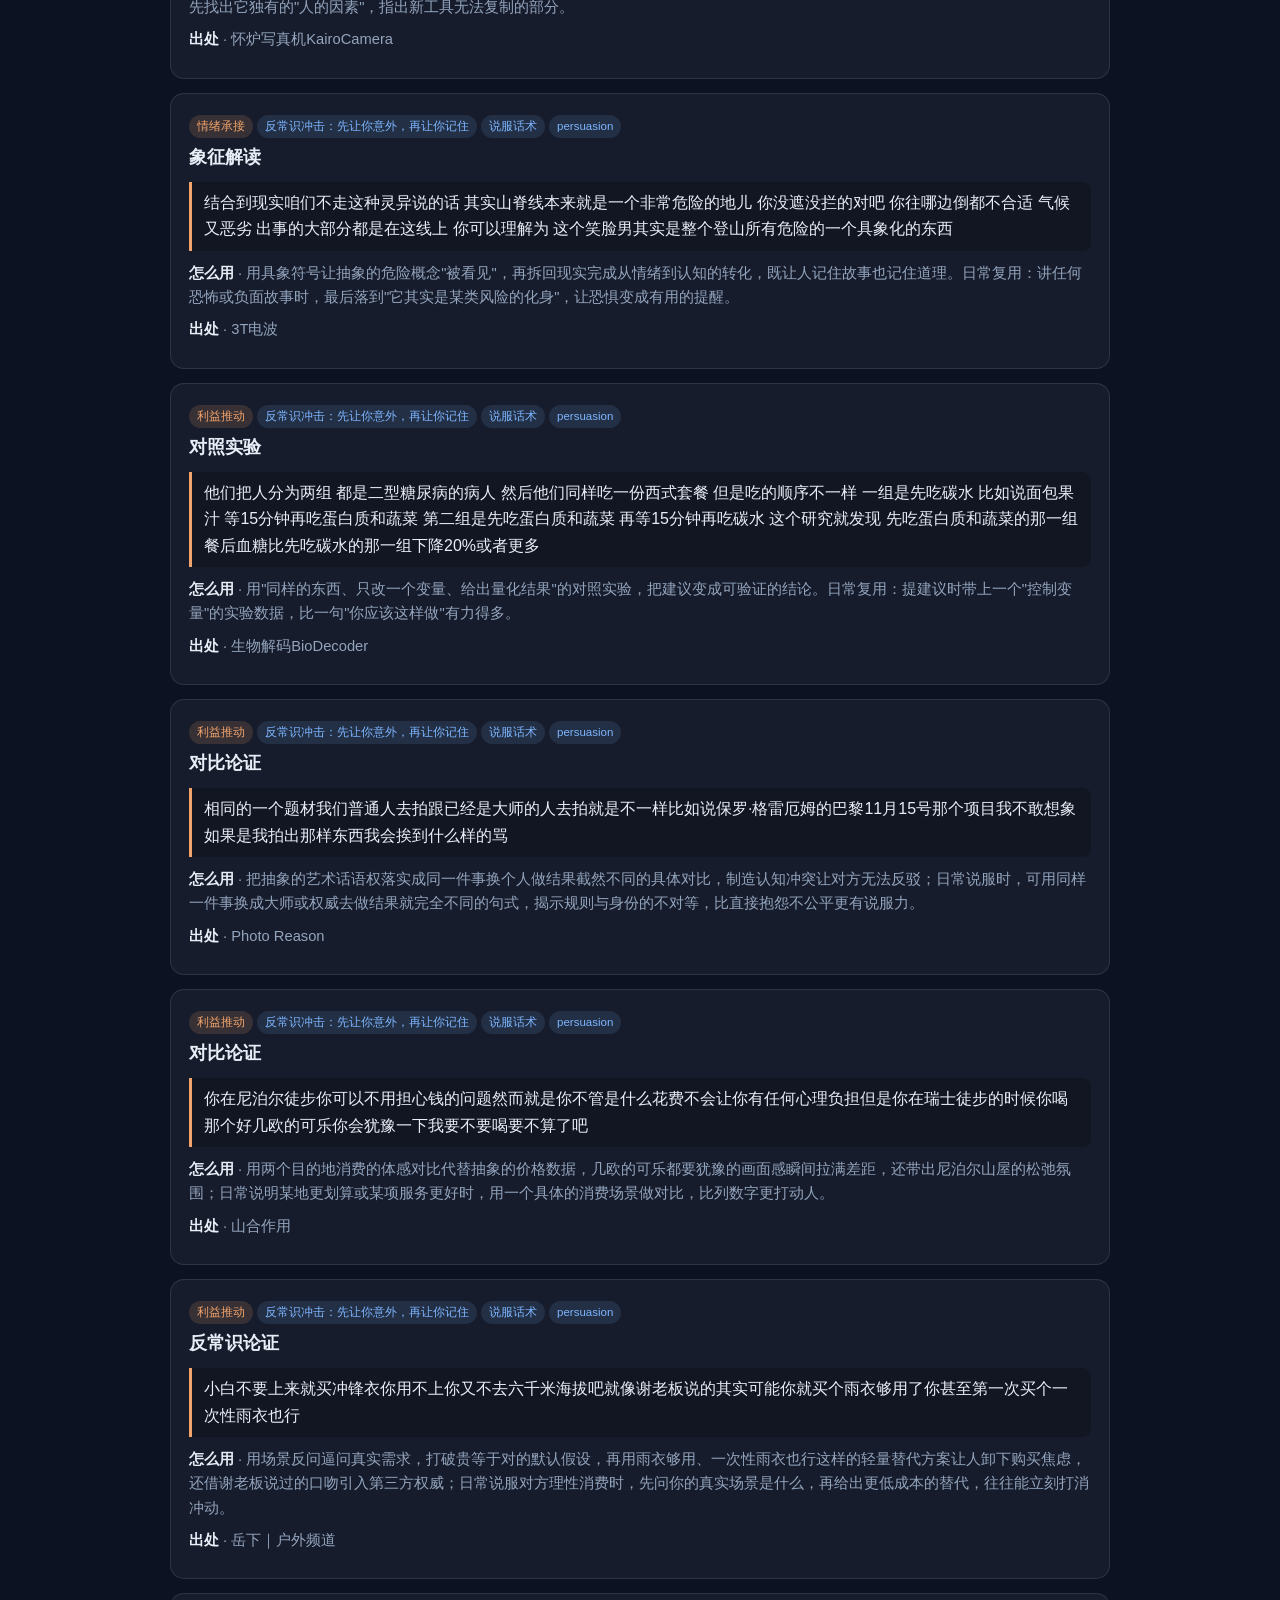
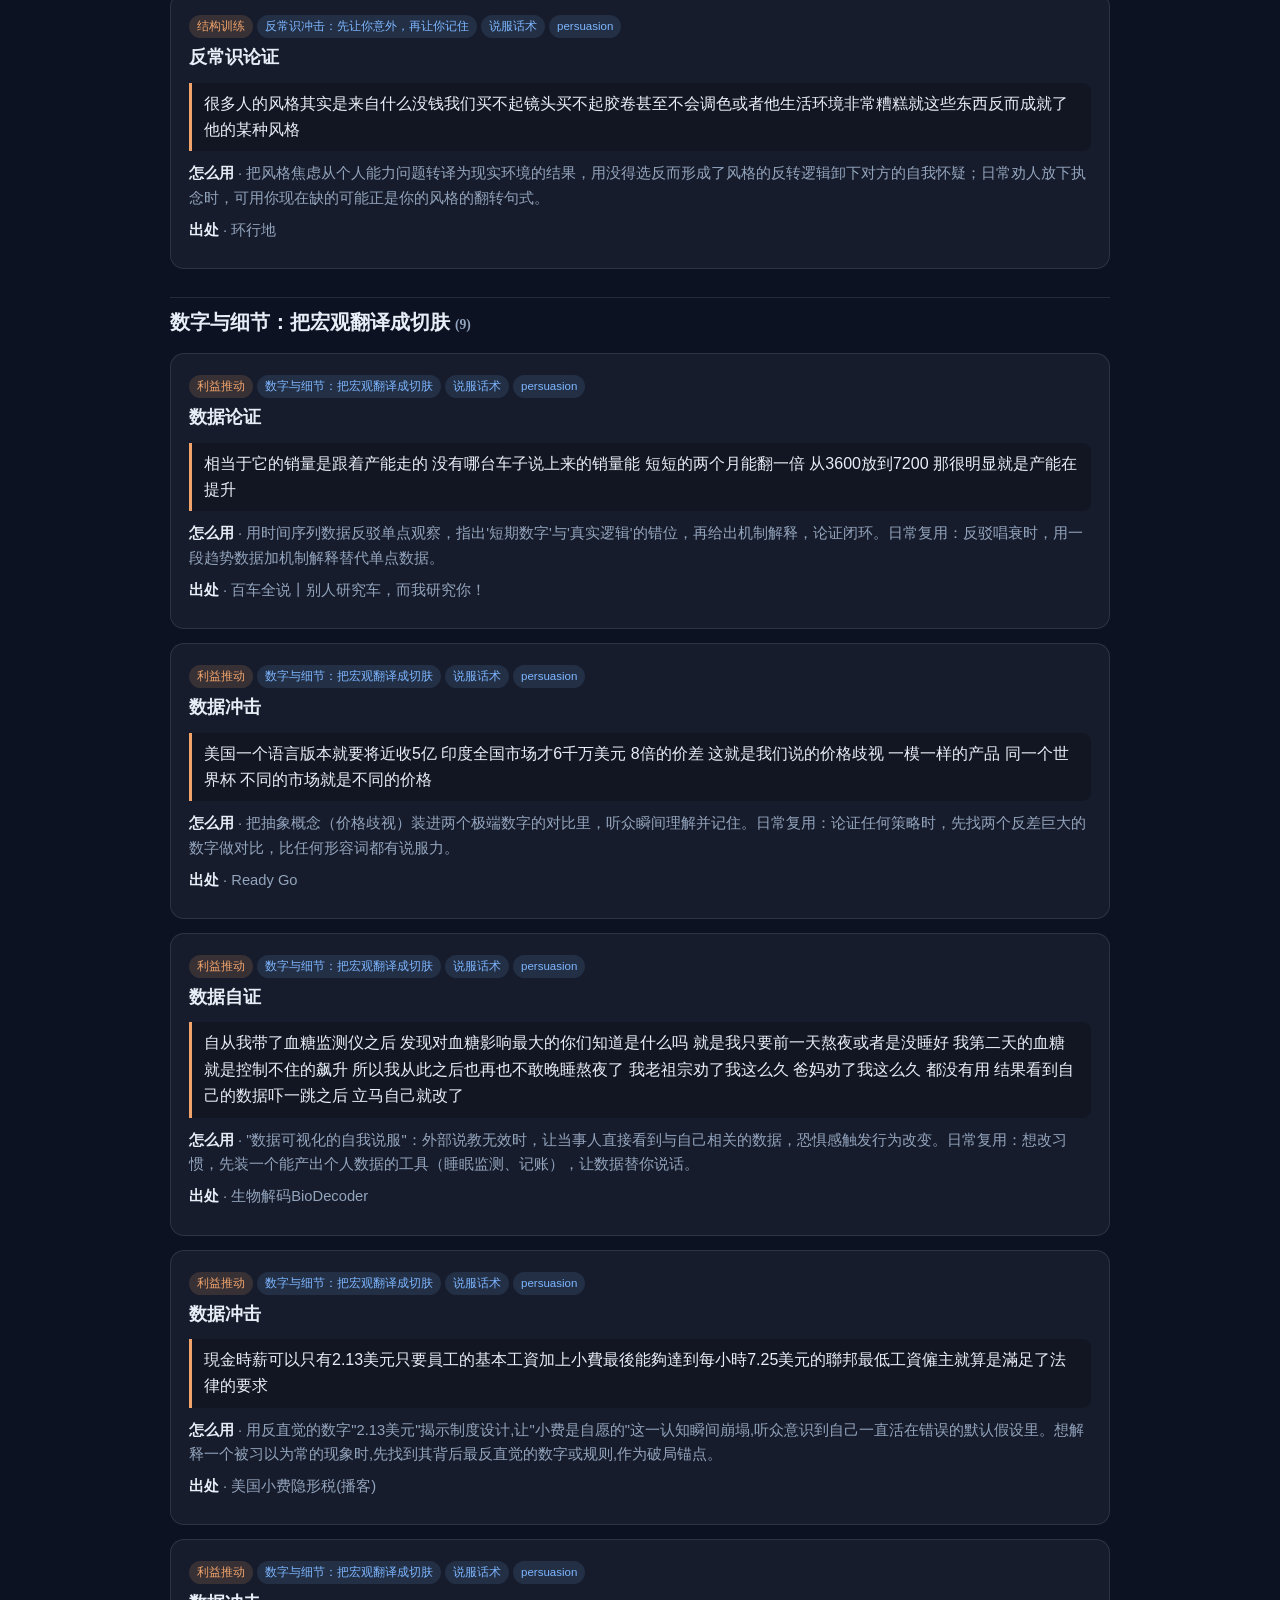
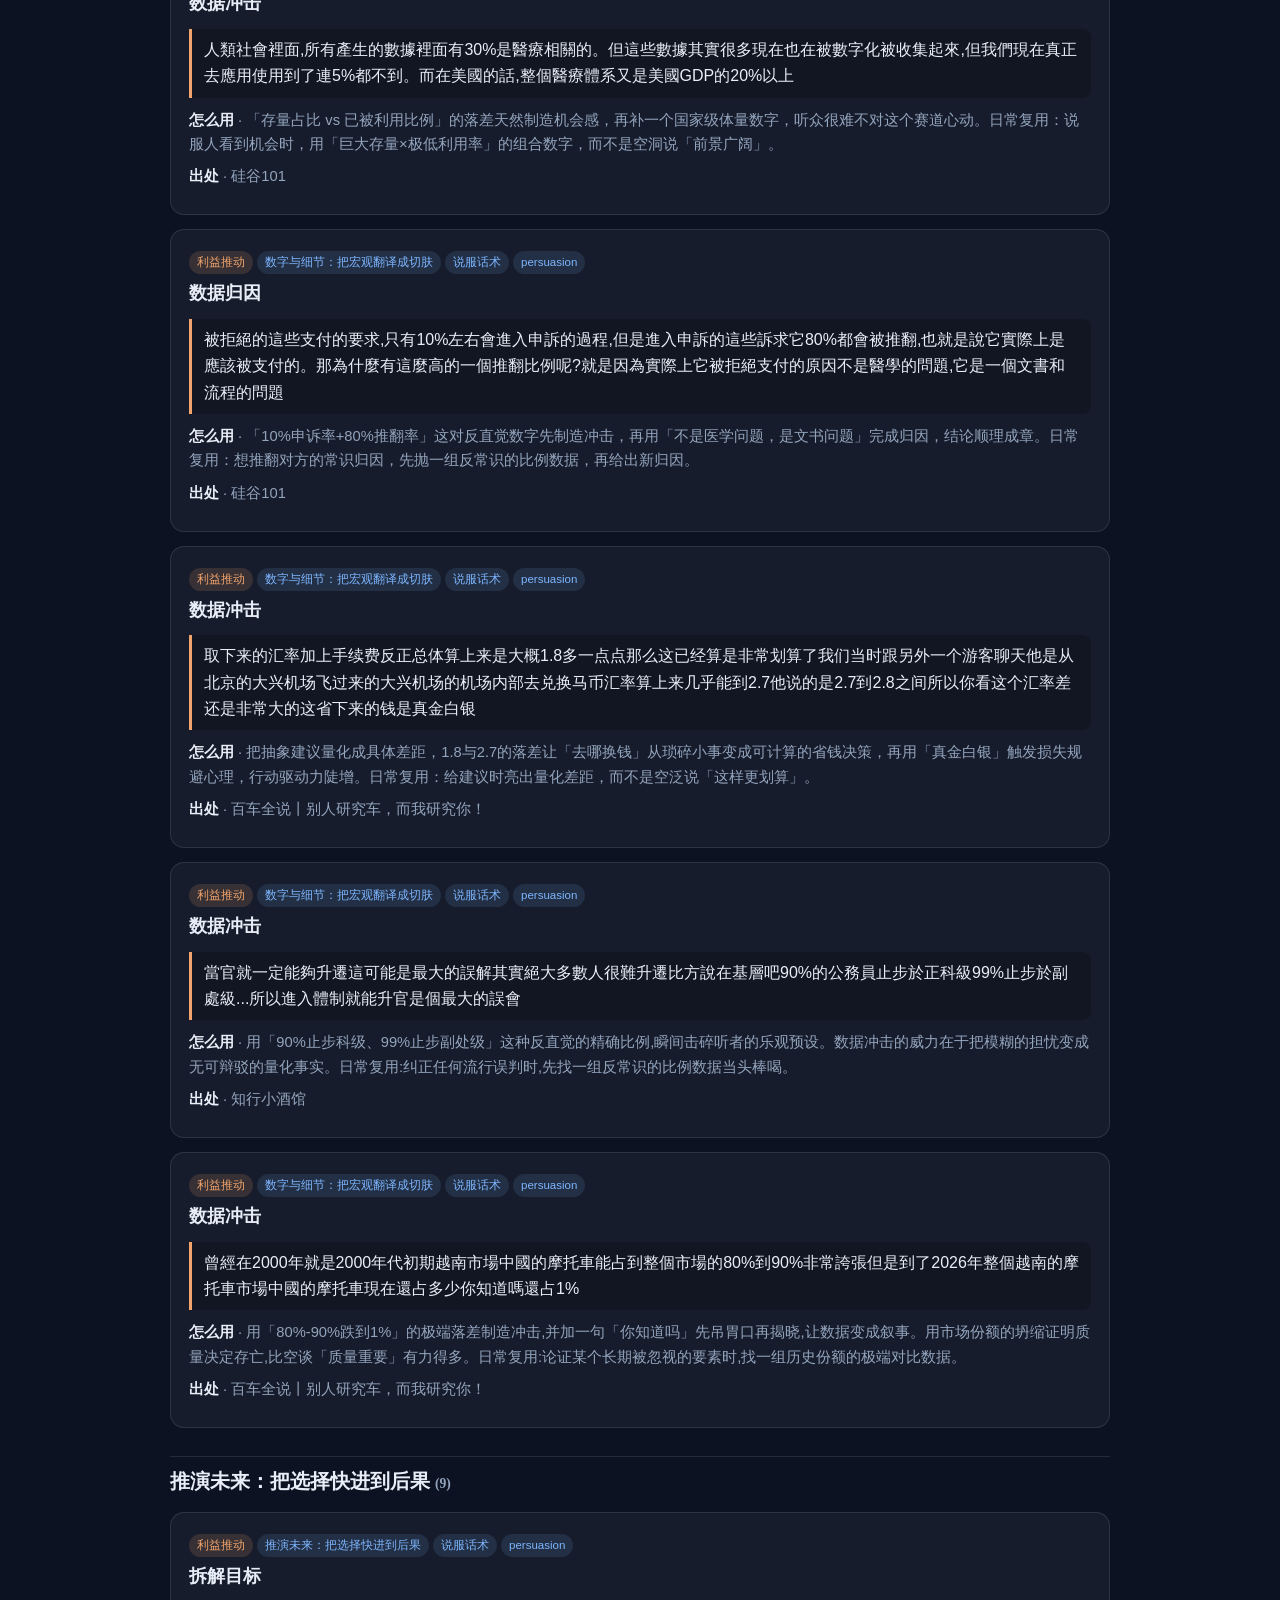
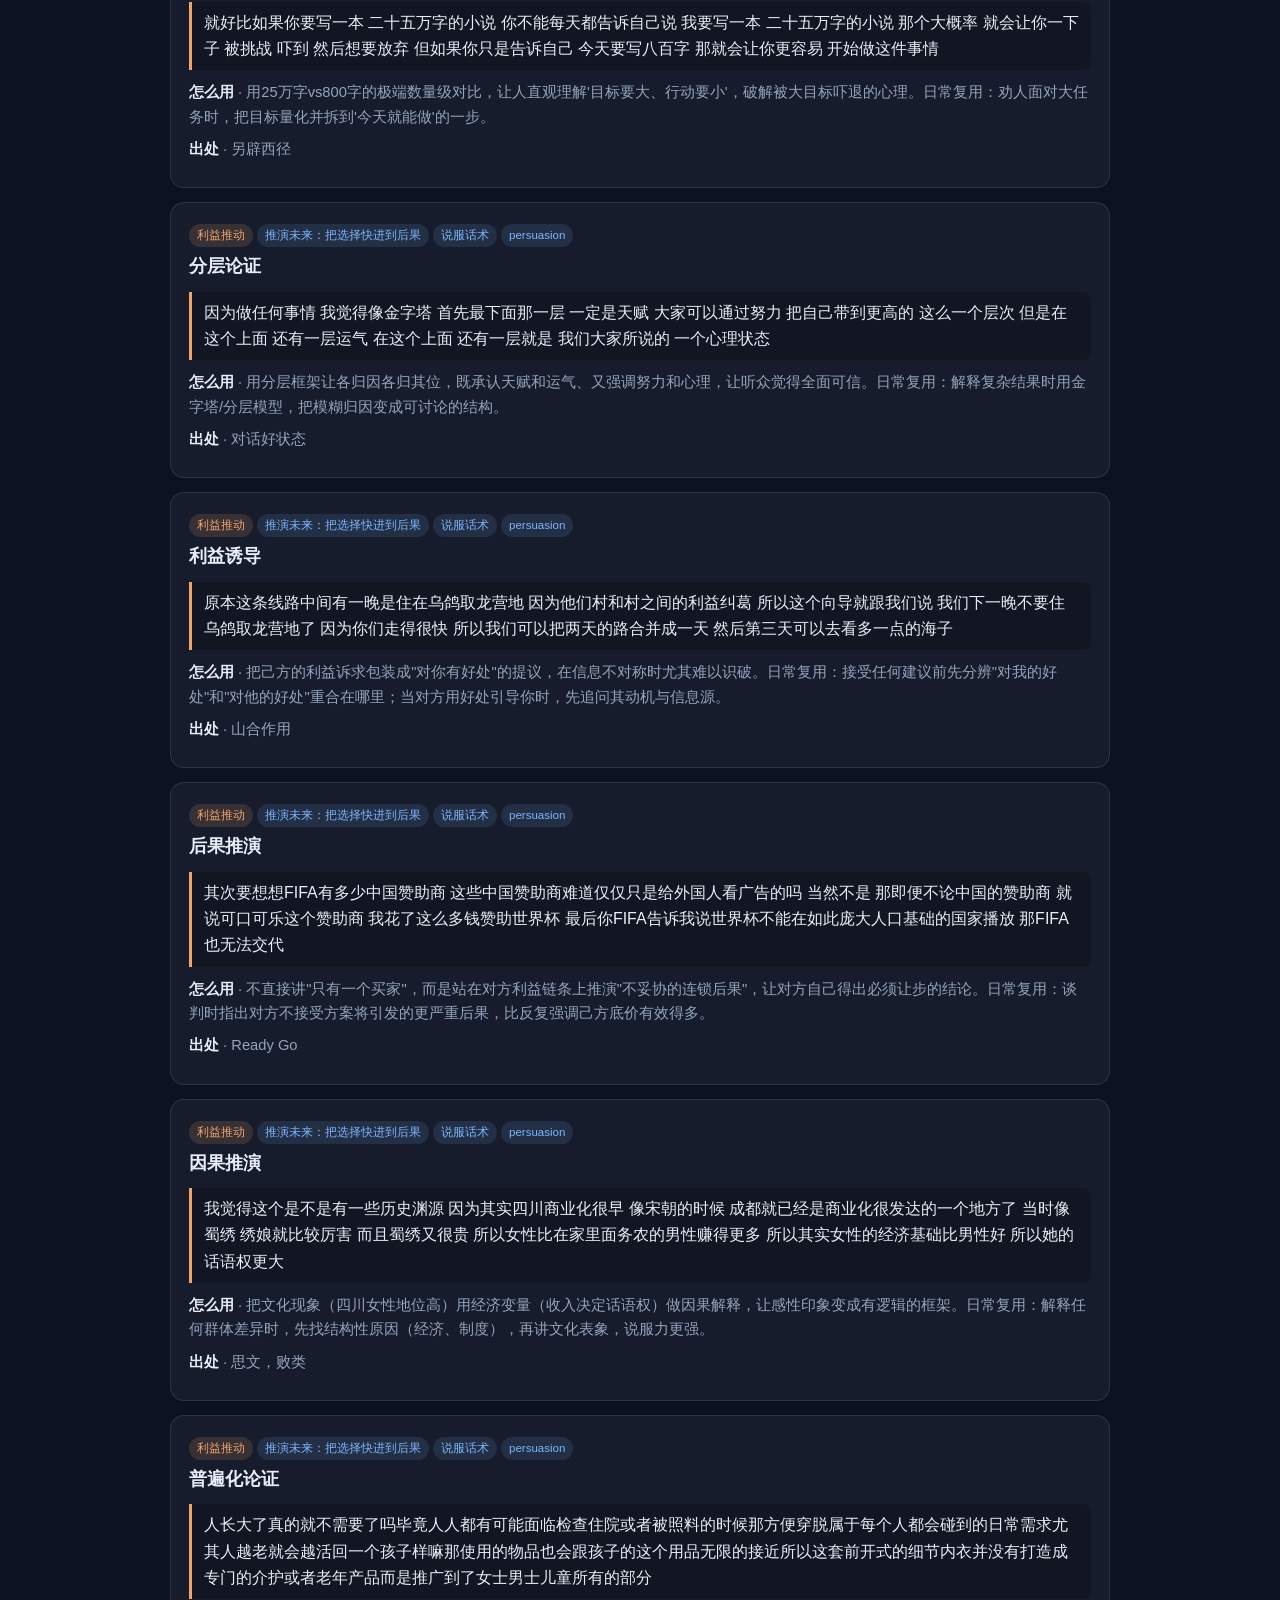
<file: docs/techniques/index.html>
<!DOCTYPE html>
<html lang="zh-CN">
<head>
<meta charset="UTF-8">
<meta name="viewport" content="width=device-width, initial-scale=1">
<title>通用技巧 · express-system</title>
<link rel="stylesheet" href="../assets/site.css">
</head>
<body>
<div class="wrap">
<nav class="top">
  <a class="brand" href="../index.html">express-system</a>
  <a class="" href="../index.html">首页</a>
  <a class="" href="../emotion/index.html">情绪</a>
  <a class="" href="../warmup/index.html">热身</a>
  <a class="" href="../scenes/index.html">场景</a>
  <a class="active" href="index.html">技巧</a>
</nav>

<header class="hero"><h1>通用技巧</h1><p>跨场景可复用：结构训练、说服武器、谈话氛围。被场景卡引用，不替代场景练习。</p></header>
<p class="meta">共 131 张 · host-express 5 · 说服 66 · 氛围 60</p>
<input class="search" id="q" type="search" placeholder="搜索技巧 / 原句 / 分组…" autocomplete="off">
<h2 class="group-title">表达系统主线</h2>
<article class="practice" id="vn-host-express-system-intro" data-search="主持人跟练｜14天建立表达系统 表达系统 开篇只建立结构习惯，不含画面感/观点深度/即兴完整课。 开篇只建立结构习惯，不含画面感/观点深度/即兴完整课。；职场示范侧重同步与补救，不覆盖所有危机公关场景。；「不背锅」指表达策略，不鼓励隐瞒真实责任。 结巴、脑空白或讲不清时，用14天系统入门：前三天练结构感，「三句话定乾坤」按结果→原因→行动说清一事；迟到撞领导示范结构性汇报——不背锅只解决问题。 表达系统 video-notes 表达系统">
  <div><span class="tag purpose">结构训练</span><span class="tag">表达系统</span><span class="tag">video-notes</span><span class="tag">表达系统</span></div>
  <h3>主持人跟练｜14天建立表达系统</h3>
  <div class="quote">开篇只建立结构习惯，不含画面感/观点深度/即兴完整课。</div>
  <div class="row">结巴、脑空白或讲不清时，用14天系统入门：前三天练结构感，「三句话定乾坤」按结果→原因→行动说清一事；迟到撞领导示范结构性汇报——不背锅只解决问题。</div>
  <div class="row"><b>怎么用</b> · 开篇只建立结构习惯，不含画面感/观点深度/即兴完整课。；职场示范侧重同步与补救，不覆盖所有危机公关场景。；「不背锅」指表达策略，不鼓励隐瞒真实责任。</div>
  
  
  <div class="row"><b>出处</b> · <a href="https://czh55.github.io/video-notes/host-express-system-intro-图文实录.html" target="_blank" rel="noopener">主持人跟练｜14天建立表达系统</a></div>
</article>
<article class="practice" id="vn-host-express-day2-logic" data-search="14天建立表达系统day2｜如何让表达更有逻辑性 表达系统 面向口语与职场短汇报，不替代正式公文或法律陈述规范。 面向口语与职场短汇报，不替代正式公文或法律陈述规范。；「只换词」是 day2 剂量；画面感/具体化在后续天数另练。；逻辑词清单可自扩展，但不要为了炫词牺牲一句一核。 三句框架写得出仍像流水账时，先修三大病（结果优先、一句一信息、补齐落点），再把「因为/我决定」换成「根源在于/应对策略」——结构不变，逻辑感升级。 表达系统 video-notes 表达系统">
  <div><span class="tag purpose">结构训练</span><span class="tag">表达系统</span><span class="tag">video-notes</span><span class="tag">表达系统</span></div>
  <h3>14天建立表达系统day2｜如何让表达更有逻辑性</h3>
  <div class="quote">面向口语与职场短汇报，不替代正式公文或法律陈述规范。</div>
  <div class="row">三句框架写得出仍像流水账时，先修三大病（结果优先、一句一信息、补齐落点），再把「因为/我决定」换成「根源在于/应对策略」——结构不变，逻辑感升级。</div>
  <div class="row"><b>怎么用</b> · 面向口语与职场短汇报，不替代正式公文或法律陈述规范。；「只换词」是 day2 剂量；画面感/具体化在后续天数另练。；逻辑词清单可自扩展，但不要为了炫词牺牲一句一核。</div>
  
  
  <div class="row"><b>出处</b> · <a href="https://czh55.github.io/video-notes/host-express-day2-logic-图文实录.html" target="_blank" rel="noopener">14天建立表达系统day2｜如何让表达更有逻辑性</a></div>
</article>
<article class="practice" id="vn-host-express-day3-ai" data-search="主持人14天建立表达系统3️⃣ai指令带你跟练 表达系统 示范用通用大模型对话，效果依赖你是否诚实回答追问。 示范用通用大模型对话，效果依赖你是否诚实回答追问。；三句结构适合作结论表达与工作同步，不覆盖所有叙事体裁。；ai 指出矛盾不等于事实真相，最终判断仍在你。 被问「你到底想说什么」时，用结果→原因→行动做结构安检；把固定提示词交给 ai 追问逃避与矛盾并重组三句，缺的是安检员不是口才。 表达系统 video-notes 表达系统">
  <div><span class="tag purpose">结构训练</span><span class="tag">表达系统</span><span class="tag">video-notes</span><span class="tag">表达系统</span></div>
  <h3>主持人14天建立表达系统3️⃣AI指令带你跟练</h3>
  <div class="quote">示范用通用大模型对话，效果依赖你是否诚实回答追问。</div>
  <div class="row">被问「你到底想说什么」时，用结果→原因→行动做结构安检；把固定提示词交给 AI 追问逃避与矛盾并重组三句，缺的是安检员不是口才。</div>
  <div class="row"><b>怎么用</b> · 示范用通用大模型对话，效果依赖你是否诚实回答追问。；三句结构适合作结论表达与工作同步，不覆盖所有叙事体裁。；AI 指出矛盾不等于事实真相，最终判断仍在你。</div>
  
  
  <div class="row"><b>出处</b> · <a href="https://czh55.github.io/video-notes/host-express-day3-ai-图文实录.html" target="_blank" rel="noopener">主持人14天建立表达系统3️⃣AI指令带你跟练</a></div>
</article>
<article class="practice" id="vn-host-speak-visual-sense" data-search="主持人手把手跟练🎤4天练出说话的“画面感” 具体化 面向日常口语与出镜叙述，不替代新闻事实核查规范。 面向日常口语与出镜叙述，不替代新闻事实核查规范。；「两个感官」是入门剂量，专业稿件可按体裁调整密度。；前三天结构练习是前置，本片默认话已不太乱套。 说话干巴、对方只回「哦对」时，用五感钩子法每次只嵌两个感官细节，把「风很大」「没干嘛」改成可放映的动作与气味画面。 具体化 video-notes 具体化">
  <div><span class="tag purpose">结构训练</span><span class="tag">具体化</span><span class="tag">video-notes</span><span class="tag">具体化</span></div>
  <h3>主持人手把手跟练🎤4天练出说话的“画面感”</h3>
  <div class="quote">面向日常口语与出镜叙述，不替代新闻事实核查规范。</div>
  <div class="row">说话干巴、对方只回「哦对」时，用五感钩子法每次只嵌两个感官细节，把「风很大」「没干嘛」改成可放映的动作与气味画面。</div>
  <div class="row"><b>怎么用</b> · 面向日常口语与出镜叙述，不替代新闻事实核查规范。；「两个感官」是入门剂量，专业稿件可按体裁调整密度。；前三天结构练习是前置，本片默认话已不太乱套。</div>
  
  
  <div class="row"><b>出处</b> · <a href="https://czh55.github.io/video-notes/host-speak-visual-sense-图文实录.html" target="_blank" rel="noopener">主持人手把手跟练🎤4天练出说话的“画面感”</a></div>
</article>
<article class="practice" id="vn-high-eq-no-filler-words" data-search="说话别用口水词，高情商都这样表达！ 承接语 真正要升级的是“连接功能”，不是把五个词永久拉黑。 真正要升级的是“连接功能”，不是把五个词永久拉黑。；五组替换分别服务推进、转折、收束、举例与强调。；“高情商”是标题立场；证据只到示范清单。 核心判断：视频给出的不是“永远禁止说然后/但是/就是/比如/其实”，而是一套可复用的替换清单：把口头连接词升级成带推进、转折、收束、举例或强调功能的承接语。证据强度停留在示范层面，未证明这些说法必然更高情商。 承接语 video-notes 承接语">
  <div><span class="tag purpose">结构训练</span><span class="tag">承接语</span><span class="tag">video-notes</span><span class="tag">承接语</span></div>
  <h3>说话别用口水词，高情商都这样表达！</h3>
  <div class="quote">真正要升级的是“连接功能”，不是把五个词永久拉黑。</div>
  <div class="row">核心判断：视频给出的不是“永远禁止说然后/但是/就是/比如/其实”，而是一套可复用的替换清单：把口头连接词升级成带推进、转折、收束、举例或强调功能的承接语。证据强度停留在示范层面，未证明这些说法必然更高情商。</div>
  <div class="row"><b>怎么用</b> · 真正要升级的是“连接功能”，不是把五个词永久拉黑。；五组替换分别服务推进、转折、收束、举例与强调。；“高情商”是标题立场；证据只到示范清单。</div>
  
  
  <div class="row"><b>出处</b> · <a href="https://czh55.github.io/video-notes/high-eq-no-filler-words-图文实录.html" target="_blank" rel="noopener">说话别用口水词，高情商都这样表达！</a></div>
</article>
<h2 class="group-title">说服话术</h2>
<h2 class="group-title">重新定义：先改概念，再改认知 <span class="meta">(11)</span></h2>
<article class="practice" id="persuasion-001" data-search="概念区分 概念区分 你渴了要喝水 你不喝水 你要渴死 你饿了要吃饭 你不吃饭 你要饿死 这叫刚须 但是你说你渴了 要喝可乐 你饿了要吃汉堡 但是你兜里面喝可乐只有一块钱 吃汉堡只有三块五块 那那那你这就叫欲望 用'渴了喝水vs想喝可乐却只有一块钱'两个极端例子，把'刚需'和'欲望'两个概念钉死，几乎无法反驳。日常复用：界定概念时，用两个贴近生活的例子分别锚定两端。 重新定义：先改概念，再改认知 说服话术 persuasion">
  <div><span class="tag purpose">利益推动</span><span class="tag">重新定义：先改概念，再改认知</span><span class="tag">说服话术</span><span class="tag">persuasion</span></div>
  <h3>概念区分</h3>
  <div class="quote">你渴了要喝水 你不喝水 你要渴死 你饿了要吃饭 你不吃饭 你要饿死 这叫刚须 但是你说你渴了 要喝可乐 你饿了要吃汉堡 但是你兜里面喝可乐只有一块钱 吃汉堡只有三块五块 那那那你这就叫欲望</div>
  
  <div class="row"><b>怎么用</b> · 用'渴了喝水vs想喝可乐却只有一块钱'两个极端例子，把'刚需'和'欲望'两个概念钉死，几乎无法反驳。日常复用：界定概念时，用两个贴近生活的例子分别锚定两端。</div>
  
  
  <div class="row"><b>出处</b> · 百车全说丨别人研究车，而我研究你！</div>
</article>
<article class="practice" id="persuasion-002" data-search="定义重构 定义重构 你首先知道一个东西是10分的时候 它作为一个标识 你就能评价说什么东西是8分 什么东西是7分 什么东西是6分 但如果你没有见过10分的东西 你就没有办法建立一个评价 把'贵价消费'重新定义为'建立评价坐标系'，为看似不理性的消费提供理性辩护，让对方无法反驳。日常复用：解释高投入的价值时，强调其'建立标准、打开认知'的功能。 重新定义：先改概念，再改认知 说服话术 persuasion">
  <div><span class="tag purpose">利益推动</span><span class="tag">重新定义：先改概念，再改认知</span><span class="tag">说服话术</span><span class="tag">persuasion</span></div>
  <h3>定义重构</h3>
  <div class="quote">你首先知道一个东西是10分的时候 它作为一个标识 你就能评价说什么东西是8分 什么东西是7分 什么东西是6分 但如果你没有见过10分的东西 你就没有办法建立一个评价</div>
  
  <div class="row"><b>怎么用</b> · 把'贵价消费'重新定义为'建立评价坐标系'，为看似不理性的消费提供理性辩护，让对方无法反驳。日常复用：解释高投入的价值时，强调其'建立标准、打开认知'的功能。</div>
  
  
  <div class="row"><b>出处</b> · 消费启示录</div>
</article>
<article class="practice" id="persuasion-003" data-search="定义重构 定义重构 我其实现在对这个事情有点祛魅了 就我觉得研究品位 研究直觉其实是一个遮羞布 就是说因为我们聪明到可以提出一个想法 但没有聪明到可以去用语言说出来 我是怎么提出这个想法的 用'遮羞布'这个有冲击力的词对神化概念去魅，为'ai自动化研究'扫清心理障碍。日常复用：挑战一个被神化的概念时，指出其'不可说'背后的真实原因。 重新定义：先改概念，再改认知 说服话术 persuasion">
  <div><span class="tag purpose">利益推动</span><span class="tag">重新定义：先改概念，再改认知</span><span class="tag">说服话术</span><span class="tag">persuasion</span></div>
  <h3>定义重构</h3>
  <div class="quote">我其实现在对这个事情有点祛魅了 就我觉得研究品位 研究直觉其实是一个遮羞布 就是说因为我们聪明到可以提出一个想法 但没有聪明到可以去用语言说出来 我是怎么提出这个想法的</div>
  
  <div class="row"><b>怎么用</b> · 用'遮羞布'这个有冲击力的词对神化概念去魅，为'AI自动化研究'扫清心理障碍。日常复用：挑战一个被神化的概念时，指出其'不可说'背后的真实原因。</div>
  
  
  <div class="row"><b>出处</b> · 张小珺Jùn｜商业访谈录</div>
</article>
<article class="practice" id="persuasion-004" data-search="定义重构 定义重构 我后来想 这大概就是一种所谓的初生牛犊不怕虎的心态 你不是因为勇敢才决定出发的 你完全是因为无知 但很多时候 你回看人生中那些重要的决定 可能就需要那么一点点的无知 如果你什么都知道 你大概率就不会选择去了 用'无知'替换'勇敢'重新定义自己的决定，承认现实却反转为行动力来源，也消解听众对'勇敢'的苛求。日常复用：为自己或他人的冲动决定辩护时，承认'无知'恰恰是行动力所在。 重新定义：先改概念，再改认知 说服话术 persuasion">
  <div><span class="tag purpose">利益推动</span><span class="tag">重新定义：先改概念，再改认知</span><span class="tag">说服话术</span><span class="tag">persuasion</span></div>
  <h3>定义重构</h3>
  <div class="quote">我后来想 这大概就是一种所谓的初生牛犊不怕虎的心态 你不是因为勇敢才决定出发的 你完全是因为无知 但很多时候 你回看人生中那些重要的决定 可能就需要那么一点点的无知 如果你什么都知道 你大概率就不会选择去了</div>
  
  <div class="row"><b>怎么用</b> · 用'无知'替换'勇敢'重新定义自己的决定，承认现实却反转为行动力来源，也消解听众对'勇敢'的苛求。日常复用：为自己或他人的冲动决定辩护时，承认'无知'恰恰是行动力所在。</div>
  
  
  <div class="row"><b>出处</b> · 切片不计划</div>
</article>
<article class="practice" id="persuasion-005" data-search="定义重构 定义重构 广告这个载体很巧妙 广告这个载体可能是想要做减法 把一切东西简化到只有一个概念 只有一个核心传递给观众 争取最多数人的最小限度的共识 这个时候广告的传播力和保存能力会是更好的 把&quot;广告=肤浅&quot;的负面评价重新定义为&quot;减法=传播力&quot;，用新标准让对方的攻击失效。日常复用：为被轻视的内容形式辩护时，先重构评判标准（从&quot;是否全面&quot;换成&quot;能否提炼核心&quot;），再论证它在标准下依然成立。 重新定义：先改概念，再改认知 说服话术 persuasion">
  <div><span class="tag purpose">利益推动</span><span class="tag">重新定义：先改概念，再改认知</span><span class="tag">说服话术</span><span class="tag">persuasion</span></div>
  <h3>定义重构</h3>
  <div class="quote">广告这个载体很巧妙 广告这个载体可能是想要做减法 把一切东西简化到只有一个概念 只有一个核心传递给观众 争取最多数人的最小限度的共识 这个时候广告的传播力和保存能力会是更好的</div>
  
  <div class="row"><b>怎么用</b> · 把&quot;广告=肤浅&quot;的负面评价重新定义为&quot;减法=传播力&quot;，用新标准让对方的攻击失效。日常复用：为被轻视的内容形式辩护时，先重构评判标准（从&quot;是否全面&quot;换成&quot;能否提炼核心&quot;），再论证它在标准下依然成立。</div>
  
  
  <div class="row"><b>出处</b> · 怀炉写真机KairoCamera</div>
</article>
<article class="practice" id="persuasion-006" data-search="定义重构 定义重构 无论你是看了多少劝你带什么相机怎么用相机的建议 还是你看了那些很专业的旅拍博主 在旅游目的地产出的精致美丽的照片 其实那都是一种属于这个时代的幻想 一种信息流内卷的产物 它可能会让大家被这些信息所裹挟 而失去了享受自己旅行的心情 把焦虑的来源重新定义为&quot;被制造出来的标准&quot;，让人们从比较中解脱出来。日常复用：面对消费和内卷焦虑，把&quot;别人都这样/应该这样&quot;重述为&quot;这是被营销出来的幻想&quot;，重新夺回定义权。 重新定义：先改概念，再改认知 说服话术 persuasion">
  <div><span class="tag purpose">利益推动</span><span class="tag">重新定义：先改概念，再改认知</span><span class="tag">说服话术</span><span class="tag">persuasion</span></div>
  <h3>定义重构</h3>
  <div class="quote">无论你是看了多少劝你带什么相机怎么用相机的建议 还是你看了那些很专业的旅拍博主 在旅游目的地产出的精致美丽的照片 其实那都是一种属于这个时代的幻想 一种信息流内卷的产物 它可能会让大家被这些信息所裹挟 而失去了享受自己旅行的心情</div>
  
  <div class="row"><b>怎么用</b> · 把焦虑的来源重新定义为&quot;被制造出来的标准&quot;，让人们从比较中解脱出来。日常复用：面对消费和内卷焦虑，把&quot;别人都这样/应该这样&quot;重述为&quot;这是被营销出来的幻想&quot;，重新夺回定义权。</div>
  
  
  <div class="row"><b>出处</b> · 怀炉写真机KairoCamera</div>
</article>
<article class="practice" id="persuasion-007" data-search="金句重构 金句重构 做真实的自己早点起床不要太用力因为任何你试图流露出来的东西最终都会毫不费力地呈现出来学会信任你的直觉不要过多去想别人会怎么看也不要过度沉溺于创作的过程努力工作但享受其中 把整套创作观压缩成可背诵的口令式金句，用最终都会呈现的确定性承诺降低执行阻力，同时用做真实的自己、不要太用力等反功利词句呼应听众对表演式创作的普遍厌倦；日常提建议时，把复杂方法论提炼成一句可执行的动作清单，比长篇大论更容易被接受和转述。 重新定义：先改概念，再改认知 说服话术 persuasion">
  <div><span class="tag purpose">利益推动</span><span class="tag">重新定义：先改概念，再改认知</span><span class="tag">说服话术</span><span class="tag">persuasion</span></div>
  <h3>金句重构</h3>
  <div class="quote">做真实的自己早点起床不要太用力因为任何你试图流露出来的东西最终都会毫不费力地呈现出来学会信任你的直觉不要过多去想别人会怎么看也不要过度沉溺于创作的过程努力工作但享受其中</div>
  
  <div class="row"><b>怎么用</b> · 把整套创作观压缩成可背诵的口令式金句，用最终都会呈现的确定性承诺降低执行阻力，同时用做真实的自己、不要太用力等反功利词句呼应听众对表演式创作的普遍厌倦；日常提建议时，把复杂方法论提炼成一句可执行的动作清单，比长篇大论更容易被接受和转述。</div>
  
  
  <div class="row"><b>出处</b> · Photo Reason</div>
</article>
<article class="practice" id="persuasion-008" data-search="命名重构 命名重构 所以协会呢最终是采用了通用设计食品这个名称简称叫做udf那这个名字就把介护食品描述成了一种无论是否有障碍任何人都可以方便使用的东西它既解决了名称上的心理负担同时也和介护食品想要实现的这个宽泛性就高度契合了 通过改名改变受众对产品的认知框架，谁都能用的命名让使用者和购买者都没有被区别对待的羞耻感；日常做方案命名、产品定位时，换一个无差别的名字往往比解释一百句更有效。 重新定义：先改概念，再改认知 说服话术 persuasion">
  <div><span class="tag purpose">利益推动</span><span class="tag">重新定义：先改概念，再改认知</span><span class="tag">说服话术</span><span class="tag">persuasion</span></div>
  <h3>命名重构</h3>
  <div class="quote">所以协会呢最终是采用了通用设计食品这个名称简称叫做UDF那这个名字就把介护食品描述成了一种无论是否有障碍任何人都可以方便使用的东西它既解决了名称上的心理负担同时也和介护食品想要实现的这个宽泛性就高度契合了</div>
  
  <div class="row"><b>怎么用</b> · 通过改名改变受众对产品的认知框架，谁都能用的命名让使用者和购买者都没有被区别对待的羞耻感；日常做方案命名、产品定位时，换一个无差别的名字往往比解释一百句更有效。</div>
  
  
  <div class="row"><b>出处</b> · 河童打扰了！</div>
</article>
<article class="practice" id="persuasion-009" data-search="概念区分 概念区分 很多特权之所以没有那么刺痛人是因为它看起来是它多得了而不是我少得了但优速通的问题是它特别容易被理解成它多得的那部分来自于我少得的那部分 先给两种特权命名并加以区分，再指出优速通属于挤占型，把模糊的愤怒转化为清晰的分析框架；日常面对情绪化争议时，先提炼出两个对立概念，能让讨论从骂战升级为理性分析。 重新定义：先改概念，再改认知 说服话术 persuasion">
  <div><span class="tag purpose">情绪承接</span><span class="tag">重新定义：先改概念，再改认知</span><span class="tag">说服话术</span><span class="tag">persuasion</span></div>
  <h3>概念区分</h3>
  <div class="quote">很多特权之所以没有那么刺痛人是因为它看起来是它多得了而不是我少得了但优速通的问题是它特别容易被理解成它多得的那部分来自于我少得的那部分</div>
  
  <div class="row"><b>怎么用</b> · 先给两种特权命名并加以区分，再指出优速通属于挤占型，把模糊的愤怒转化为清晰的分析框架；日常面对情绪化争议时，先提炼出两个对立概念，能让讨论从骂战升级为理性分析。</div>
  
  
  <div class="row"><b>出处</b> · Ready Go</div>
</article>
<article class="practice" id="persuasion-010" data-search="概念重构 概念重构 人们讨厌的不是等待而是无意义的等待如果你必须站在队伍里面干等那你每一分钟都是煎熬的但如果告诉你说两个小时之后回来你就能坐上那这两个小时你可以去吃饭去购物看巡演随便逛一逛那这个时候等待它就不再是痛苦的反倒变成了你的一个自由事件 把问题从等待时长重构为等待是否有意义，重新定义矛盾后解法自然浮现——给等待找事情做；日常面对排队等待类抱怨时，可引导对方把注意力从还要等多久转移到这段时间能做什么。 重新定义：先改概念，再改认知 说服话术 persuasion">
  <div><span class="tag purpose">利益推动</span><span class="tag">重新定义：先改概念，再改认知</span><span class="tag">说服话术</span><span class="tag">persuasion</span></div>
  <h3>概念重构</h3>
  <div class="quote">人们讨厌的不是等待而是无意义的等待如果你必须站在队伍里面干等那你每一分钟都是煎熬的但如果告诉你说两个小时之后回来你就能坐上那这两个小时你可以去吃饭去购物看巡演随便逛一逛那这个时候等待它就不再是痛苦的反倒变成了你的一个自由事件</div>
  
  <div class="row"><b>怎么用</b> · 把问题从等待时长重构为等待是否有意义，重新定义矛盾后解法自然浮现——给等待找事情做；日常面对排队等待类抱怨时，可引导对方把注意力从还要等多久转移到这段时间能做什么。</div>
  
  
  <div class="row"><b>出处</b> · Ready Go</div>
</article>
<article class="practice" id="persuasion-011" data-search="定义重构 定义重构 阿根廷人他不仅没有典型的我们刚才说的那种南美的杂种狗情结妄自菲薄反而是恰恰相反他们拥有一种自大狂式的落魄贵族的那个综合症有人就给这种心理起了一个名字叫做melancholia sorbetia就是怀旧的忧郁的自大 用造词把模糊的集体情绪变成可复用的分析概念，命名本身就成了说服工具，听者记住名字就等于接受了整套解释；日常解释复杂心态或现象时，先给它起个精准的名字，讨论就有了锚点。 重新定义：先改概念，再改认知 说服话术 persuasion">
  <div><span class="tag purpose">情绪承接</span><span class="tag">重新定义：先改概念，再改认知</span><span class="tag">说服话术</span><span class="tag">persuasion</span></div>
  <h3>定义重构</h3>
  <div class="quote">阿根廷人他不仅没有典型的我们刚才说的那种南美的杂种狗情结妄自菲薄反而是恰恰相反他们拥有一种自大狂式的落魄贵族的那个综合症有人就给这种心理起了一个名字叫做Melancholia Sorbetia就是怀旧的忧郁的自大</div>
  
  <div class="row"><b>怎么用</b> · 用造词把模糊的集体情绪变成可复用的分析概念，命名本身就成了说服工具，听者记住名字就等于接受了整套解释；日常解释复杂心态或现象时，先给它起个精准的名字，讨论就有了锚点。</div>
  
  
  <div class="row"><b>出处</b> · Todo de España哆嗦的板鸭</div>
</article>
<h2 class="group-title">类比说服：用一个熟悉的物，讲一个陌生的理 <span class="meta">(11)</span></h2>
<article class="practice" id="persuasion-012" data-search="类比说服 类比说服 因为其实人就像一根弹簧 你不能给自己完全完全压到底 压到没有弹性了 我们需要通过一些其他的方式 把这个弹簧 就恢复它的弹性 用'弹簧压到底就失去弹性'的物理类比，把抽象的心理恢复讲得直观可理解，说服力来自生活常识的迁移。日常复用：解释抽象心理机制时，找一个物理或生活的类比做桥梁。 类比说服：用一个熟悉的物，讲一个陌生的理 说服话术 persuasion">
  <div><span class="tag purpose">利益推动</span><span class="tag">类比说服：用一个熟悉的物，讲一个陌生的理</span><span class="tag">说服话术</span><span class="tag">persuasion</span></div>
  <h3>类比说服</h3>
  <div class="quote">因为其实人就像一根弹簧 你不能给自己完全完全压到底 压到没有弹性了 我们需要通过一些其他的方式 把这个弹簧 就恢复它的弹性</div>
  
  <div class="row"><b>怎么用</b> · 用'弹簧压到底就失去弹性'的物理类比，把抽象的心理恢复讲得直观可理解，说服力来自生活常识的迁移。日常复用：解释抽象心理机制时，找一个物理或生活的类比做桥梁。</div>
  
  
  <div class="row"><b>出处</b> · 对话好状态</div>
</article>
<article class="practice" id="persuasion-013" data-search="类比说服 类比说服 就这么说吧 便利店就是政府24小时的办事窗口 你除了补证件或者说是 搬家的时候涉及到签入签出 这种必须要去政府窗口登记以外 基本上其他的业务都能在便利店办了 用'政府24小时办事窗口'这一高概念概括，把零散的功能串成一个让人惊叹的形象，瞬间拉高认知。日常复用：介绍产品或功能时，用一个高于预期的定位句收束所有点。 类比说服：用一个熟悉的物，讲一个陌生的理 说服话术 persuasion">
  <div><span class="tag purpose">利益推动</span><span class="tag">类比说服：用一个熟悉的物，讲一个陌生的理</span><span class="tag">说服话术</span><span class="tag">persuasion</span></div>
  <h3>类比说服</h3>
  <div class="quote">就这么说吧 便利店就是政府24小时的办事窗口 你除了补证件或者说是 搬家的时候涉及到签入签出 这种必须要去政府窗口登记以外 基本上其他的业务都能在便利店办了</div>
  
  <div class="row"><b>怎么用</b> · 用'政府24小时办事窗口'这一高概念概括，把零散的功能串成一个让人惊叹的形象，瞬间拉高认知。日常复用：介绍产品或功能时，用一个高于预期的定位句收束所有点。</div>
  
  
  <div class="row"><b>出处</b> · 范来张口FM</div>
</article>
<article class="practice" id="persuasion-014" data-search="类比说服 类比说服 华境s 它就像是一碗蛋炒饭 你如果饥肠辘辘 饿得两眼放光 你兜里面又没有几块钱 你就赶紧在路边摊 你就坐下来 让老板给你炒碗饭 你就别讲究了 你饭里面如果能挑出两根肉丝 我觉得你都得夸老板两句 先用'饥肠辘辘的蛋炒饭'把消费场景锚定为解决刚需，再反讽'既要又要'的贪心，类比加归谬双管齐下。日常复用：劝人降低不匹配的期待时，用贴身的消费类比设定合理预期。 类比说服：用一个熟悉的物，讲一个陌生的理 说服话术 persuasion">
  <div><span class="tag purpose">利益推动</span><span class="tag">类比说服：用一个熟悉的物，讲一个陌生的理</span><span class="tag">说服话术</span><span class="tag">persuasion</span></div>
  <h3>类比说服</h3>
  <div class="quote">华境S 它就像是一碗蛋炒饭 你如果饥肠辘辘 饿得两眼放光 你兜里面又没有几块钱 你就赶紧在路边摊 你就坐下来 让老板给你炒碗饭 你就别讲究了 你饭里面如果能挑出两根肉丝 我觉得你都得夸老板两句</div>
  
  <div class="row"><b>怎么用</b> · 先用'饥肠辘辘的蛋炒饭'把消费场景锚定为解决刚需，再反讽'既要又要'的贪心，类比加归谬双管齐下。日常复用：劝人降低不匹配的期待时，用贴身的消费类比设定合理预期。</div>
  
  
  <div class="row"><b>出处</b> · 百车全说丨别人研究车，而我研究你！</div>
</article>
<article class="practice" id="persuasion-015" data-search="类比说服 类比说服 对应到现在 ai 我们其实大体上是处于一个 第1.5个阶段 就是说我们其实有了大量的实验 但是我们的经验规律其实还不是很多 就比如说像 scaling law 其实是我们为数不多的 知道的几个经验规律 用科学史的成熟进程给未知行业定位，让人既理解现状又看到方向，历史叙事自带可信度。日常复用：解释行业所处阶段时，找一个成熟的科学史或产业史进程做映射。 类比说服：用一个熟悉的物，讲一个陌生的理 说服话术 persuasion">
  <div><span class="tag purpose">利益推动</span><span class="tag">类比说服：用一个熟悉的物，讲一个陌生的理</span><span class="tag">说服话术</span><span class="tag">persuasion</span></div>
  <h3>类比说服</h3>
  <div class="quote">对应到现在 AI 我们其实大体上是处于一个 第1.5个阶段 就是说我们其实有了大量的实验 但是我们的经验规律其实还不是很多 就比如说像 Scaling Law 其实是我们为数不多的 知道的几个经验规律</div>
  
  <div class="row"><b>怎么用</b> · 用科学史的成熟进程给未知行业定位，让人既理解现状又看到方向，历史叙事自带可信度。日常复用：解释行业所处阶段时，找一个成熟的科学史或产业史进程做映射。</div>
  
  
  <div class="row"><b>出处</b> · 张小珺Jùn｜商业访谈录</div>
</article>
<article class="practice" id="persuasion-016" data-search="类比降槛 类比降槛 氧气呢 在拉萨机场打一袋的也不贵 无论多大都是十块钱 所以其实你就相当于买杯奶茶的钱 给自己来一个安全保障 你不管能用得上用不上吧 把抽象价格锚定在人人熟悉的小额消费上，缩小决策的心理成本。日常复用：推荐任何低成本预防措施时，用&quot;相当于一杯奶茶/一顿饭的钱&quot;做类比，听众的抗拒感会立刻下降。 类比说服：用一个熟悉的物，讲一个陌生的理 说服话术 persuasion">
  <div><span class="tag purpose">利益推动</span><span class="tag">类比说服：用一个熟悉的物，讲一个陌生的理</span><span class="tag">说服话术</span><span class="tag">persuasion</span></div>
  <h3>类比降槛</h3>
  <div class="quote">氧气呢 在拉萨机场打一袋的也不贵 无论多大都是十块钱 所以其实你就相当于买杯奶茶的钱 给自己来一个安全保障 你不管能用得上用不上吧</div>
  
  <div class="row"><b>怎么用</b> · 把抽象价格锚定在人人熟悉的小额消费上，缩小决策的心理成本。日常复用：推荐任何低成本预防措施时，用&quot;相当于一杯奶茶/一顿饭的钱&quot;做类比，听众的抗拒感会立刻下降。</div>
  
  
  <div class="row"><b>出处</b> · 苦中找乐</div>
</article>
<article class="practice" id="persuasion-017" data-search="归谬类比 归谬类比 这个你说这和我妈非得要在一棵树下 挥着她的丝巾 或者跟一个花在那摆拍有什么区别呢 就是将心比心 可能我们的父母在那摆拍的时候 我们也会很烦 但是如果我们对着一个什么特好的风光 或者一个鸟 或者一个建筑 没完没了的拍 跟我们同行的人也会很烦 用对方自己也嫌弃的行为做镜像类比，瞬间消解&quot;专业感&quot;的优越性，让人无话可说地接受观点。日常复用：指出别人或自己的不妥习惯时，找一个他本人也看不上的对等行为，归谬式说服力极强。 类比说服：用一个熟悉的物，讲一个陌生的理 说服话术 persuasion">
  <div><span class="tag purpose">情绪承接</span><span class="tag">类比说服：用一个熟悉的物，讲一个陌生的理</span><span class="tag">说服话术</span><span class="tag">persuasion</span></div>
  <h3>归谬类比</h3>
  <div class="quote">这个你说这和我妈非得要在一棵树下 挥着她的丝巾 或者跟一个花在那摆拍有什么区别呢 就是将心比心 可能我们的父母在那摆拍的时候 我们也会很烦 但是如果我们对着一个什么特好的风光 或者一个鸟 或者一个建筑 没完没了的拍 跟我们同行的人也会很烦</div>
  
  <div class="row"><b>怎么用</b> · 用对方自己也嫌弃的行为做镜像类比，瞬间消解&quot;专业感&quot;的优越性，让人无话可说地接受观点。日常复用：指出别人或自己的不妥习惯时，找一个他本人也看不上的对等行为，归谬式说服力极强。</div>
  
  
  <div class="row"><b>出处</b> · 怀炉写真机KairoCamera</div>
</article>
<article class="practice" id="persuasion-018" data-search="类比论证 类比论证 比如你是一家公司的股东 你一个公司收入有100万 你扣除的成本50万 剩下50万是可以分给股东的 这就是分红 但是非营利组织赚取的收入 在扣除成本后 剩下的钱是不能用于分配的 非营利组织也没有股东这个概念 用一个大家都懂的机制（股东分红）做支点，解释陌生的机制（非营利），落差感让人恍然大悟。日常复用：解释复杂概念时，先找听众已经理解的生活场景做类比，对齐&quot;同&quot;之后再讲&quot;异&quot;。 类比说服：用一个熟悉的物，讲一个陌生的理 说服话术 persuasion">
  <div><span class="tag purpose">利益推动</span><span class="tag">类比说服：用一个熟悉的物，讲一个陌生的理</span><span class="tag">说服话术</span><span class="tag">persuasion</span></div>
  <h3>类比论证</h3>
  <div class="quote">比如你是一家公司的股东 你一个公司收入有100万 你扣除的成本50万 剩下50万是可以分给股东的 这就是分红 但是非营利组织赚取的收入 在扣除成本后 剩下的钱是不能用于分配的 非营利组织也没有股东这个概念</div>
  
  <div class="row"><b>怎么用</b> · 用一个大家都懂的机制（股东分红）做支点，解释陌生的机制（非营利），落差感让人恍然大悟。日常复用：解释复杂概念时，先找听众已经理解的生活场景做类比，对齐&quot;同&quot;之后再讲&quot;异&quot;。</div>
  
  
  <div class="row"><b>出处</b> · Ready Go</div>
</article>
<article class="practice" id="persuasion-019" data-search="类比论证 类比论证 我们把胰岛素比做钥匙的话 那它的受体 胰岛素受体 就是我们的锁 也就是说我们有这把钥匙 但是它锁有一点点生锈了 所以这个钥匙没有办法去开这个门 让血糖进入细胞 把专业机制翻译成生活化的钥匙锁比喻，自带画面感，降低理解门槛。日常复用：解释任何专业概念时，先找一个生活物品做映射，让受众&quot;看见&quot;机制，而不是背诵定义。 类比说服：用一个熟悉的物，讲一个陌生的理 说服话术 persuasion">
  <div><span class="tag purpose">利益推动</span><span class="tag">类比说服：用一个熟悉的物，讲一个陌生的理</span><span class="tag">说服话术</span><span class="tag">persuasion</span></div>
  <h3>类比论证</h3>
  <div class="quote">我们把胰岛素比做钥匙的话 那它的受体 胰岛素受体 就是我们的锁 也就是说我们有这把钥匙 但是它锁有一点点生锈了 所以这个钥匙没有办法去开这个门 让血糖进入细胞</div>
  
  <div class="row"><b>怎么用</b> · 把专业机制翻译成生活化的钥匙锁比喻，自带画面感，降低理解门槛。日常复用：解释任何专业概念时，先找一个生活物品做映射，让受众&quot;看见&quot;机制，而不是背诵定义。</div>
  
  
  <div class="row"><b>出处</b> · 生物解码BioDecoder</div>
</article>
<article class="practice" id="persuasion-020" data-search="类比说服 类比说服 我小时候特别喜欢看一个动画片叫花仙子 花仙子有一把花钥匙 他每次拿出它的时候它就可以变身 等我长大以后我才忽然意识到 那个花钥匙其实就是你说的那个壳 我觉得我们不应该做橡皮泥 我们应该做固定的坚实的身体的骨骼 但我们有很多的花衣裳 有自己的花钥匙 在不同的场合穿上不同的衣服去得体地应对这个世界 但是我们保持内心跟自己的连接 用一个共同拥有的童年意象（花钥匙）瞬间把抽象哲学概念具象化，再用&quot;橡皮泥vs骨骼加花衣裳&quot;的对立强化记忆点。日常复用：讲抽象概念时，找一个对方也有的童年或生活记忆做锚点，再给一个鲜明的对立意象。 类比说服：用一个熟悉的物，讲一个陌生的理 说服话术 persuasion">
  <div><span class="tag purpose">关系维护</span><span class="tag">类比说服：用一个熟悉的物，讲一个陌生的理</span><span class="tag">说服话术</span><span class="tag">persuasion</span></div>
  <h3>类比说服</h3>
  <div class="quote">我小时候特别喜欢看一个动画片叫花仙子 花仙子有一把花钥匙 他每次拿出它的时候它就可以变身 等我长大以后我才忽然意识到 那个花钥匙其实就是你说的那个壳 我觉得我们不应该做橡皮泥 我们应该做固定的坚实的身体的骨骼 但我们有很多的花衣裳 有自己的花钥匙 在不同的场合穿上不同的衣服去得体地应对这个世界 但是我们保持内心跟自己的连接</div>
  
  <div class="row"><b>怎么用</b> · 用一个共同拥有的童年意象（花钥匙）瞬间把抽象哲学概念具象化，再用&quot;橡皮泥vs骨骼加花衣裳&quot;的对立强化记忆点。日常复用：讲抽象概念时，找一个对方也有的童年或生活记忆做锚点，再给一个鲜明的对立意象。</div>
  
  
  <div class="row"><b>出处</b> · 一波一会</div>
</article>
<article class="practice" id="persuasion-021" data-search="类比正当化 类比正当化 我并不主张只保护自己 因为只保护自己就是彻头彻尾的自私 但是先保护自己是守卫一种能量 就像我们在飞机上 你去学习那个紧急救援 紧急时刻你都是要先照顾好自己 然后有余力的情形下再去照顾别人 用人人经历过的乘机安全广播做类比，把&quot;先顾自己&quot;从自私嫌疑中拯救出来，变成&quot;负责任的前提&quot;。日常复用：为自己的边界和拒绝辩护时，找一个公共领域公认的规则（飞机、急救）做类比，立刻让立场合法化。 类比说服：用一个熟悉的物，讲一个陌生的理 说服话术 persuasion">
  <div><span class="tag purpose">利益推动</span><span class="tag">类比说服：用一个熟悉的物，讲一个陌生的理</span><span class="tag">说服话术</span><span class="tag">persuasion</span></div>
  <h3>类比正当化</h3>
  <div class="quote">我并不主张只保护自己 因为只保护自己就是彻头彻尾的自私 但是先保护自己是守卫一种能量 就像我们在飞机上 你去学习那个紧急救援 紧急时刻你都是要先照顾好自己 然后有余力的情形下再去照顾别人</div>
  
  <div class="row"><b>怎么用</b> · 用人人经历过的乘机安全广播做类比，把&quot;先顾自己&quot;从自私嫌疑中拯救出来，变成&quot;负责任的前提&quot;。日常复用：为自己的边界和拒绝辩护时，找一个公共领域公认的规则（飞机、急救）做类比，立刻让立场合法化。</div>
  
  
  <div class="row"><b>出处</b> · 一波一会</div>
</article>
<article class="practice" id="persuasion-022" data-search="类比说服 类比说服 当你的一瓶酒都上万的时候那然后你的酒柜一定要是十几万的柜做销售的朋友们如果你买的是配件附属器材记住这句话我觉得绝对合理就比如说你套到任何一个地方都成立你都买了两万块钱的电脑了你为什么要买50块钱的鼠标你是不是应该配一个500块 用核心消费决定配件预算的递进类比，把贵配件从浪费转译为匹配与尊重，并强调套到任何地方都成立来扩大适用范围；日常说服对方加预算时，可先找一个对方已认可的高价锚点再类推。 类比说服：用一个熟悉的物，讲一个陌生的理 说服话术 persuasion">
  <div><span class="tag purpose">利益推动</span><span class="tag">类比说服：用一个熟悉的物，讲一个陌生的理</span><span class="tag">说服话术</span><span class="tag">persuasion</span></div>
  <h3>类比说服</h3>
  <div class="quote">当你的一瓶酒都上万的时候那然后你的酒柜一定要是十几万的柜做销售的朋友们如果你买的是配件附属器材记住这句话我觉得绝对合理就比如说你套到任何一个地方都成立你都买了两万块钱的电脑了你为什么要买50块钱的鼠标你是不是应该配一个500块</div>
  
  <div class="row"><b>怎么用</b> · 用核心消费决定配件预算的递进类比，把贵配件从浪费转译为匹配与尊重，并强调套到任何地方都成立来扩大适用范围；日常说服对方加预算时，可先找一个对方已认可的高价锚点再类推。</div>
  
  
  <div class="row"><b>出处</b> · 怀炉写真机KairoCamera</div>
</article>
<h2 class="group-title">反常识冲击：先让你意外，再让你记住 <span class="meta">(9)</span></h2>
<article class="practice" id="persuasion-023" data-search="拆穿心理 拆穿心理 假设我现在从纸巾 到所有的消耗品开始 我都不囤 我可能一年也多花不了多少钱 省也省不了多少 它其实是从心理上 给我造成了一种我占到了便宜 先算总账（省不了多少），再点破心理机制（占便宜的感觉），把对方的'划算感'拆成'事实+幻觉'两层。日常复用：反驳'看起来很划算'的消费时，用一笔总账加一个心理机制的双重拆解。 反常识冲击：先让你意外，再让你记住 说服话术 persuasion">
  <div><span class="tag purpose">利益推动</span><span class="tag">反常识冲击：先让你意外，再让你记住</span><span class="tag">说服话术</span><span class="tag">persuasion</span></div>
  <h3>拆穿心理</h3>
  <div class="quote">假设我现在从纸巾 到所有的消耗品开始 我都不囤 我可能一年也多花不了多少钱 省也省不了多少 它其实是从心理上 给我造成了一种我占到了便宜</div>
  
  <div class="row"><b>怎么用</b> · 先算总账（省不了多少），再点破心理机制（占便宜的感觉），把对方的'划算感'拆成'事实+幻觉'两层。日常复用：反驳'看起来很划算'的消费时，用一笔总账加一个心理机制的双重拆解。</div>
  
  
  <div class="row"><b>出处</b> · 逛街专家</div>
</article>
<article class="practice" id="persuasion-024" data-search="对比论证 对比论证 很多人会强调说这个东西必须是真实的 忠于历史的 被刻画进影像里面 这个影像才能被称之为可靠的 才是高尚的才是值得被传送的 但实际上从广告摄影里我们可以看到 如果我们把一个商业项目认真的坚持它 然后把它提炼成更简炼的状态 去表达一个东西的话 它也可以具备记录时代的能力 先立起对方认可的&quot;真实性标准&quot;，再指出广告同样可以满足它，并用多个反例说明对方以为更真实的媒介（新闻摄影）反而不真实。日常复用：被质疑某件事的价值时，找两三个&quot;被高估的对照组&quot;做对比，让事实自己说话。 反常识冲击：先让你意外，再让你记住 说服话术 persuasion">
  <div><span class="tag purpose">利益推动</span><span class="tag">反常识冲击：先让你意外，再让你记住</span><span class="tag">说服话术</span><span class="tag">persuasion</span></div>
  <h3>对比论证</h3>
  <div class="quote">很多人会强调说这个东西必须是真实的 忠于历史的 被刻画进影像里面 这个影像才能被称之为可靠的 才是高尚的才是值得被传送的 但实际上从广告摄影里我们可以看到 如果我们把一个商业项目认真的坚持它 然后把它提炼成更简炼的状态 去表达一个东西的话 它也可以具备记录时代的能力</div>
  
  <div class="row"><b>怎么用</b> · 先立起对方认可的&quot;真实性标准&quot;，再指出广告同样可以满足它，并用多个反例说明对方以为更真实的媒介（新闻摄影）反而不真实。日常复用：被质疑某件事的价值时，找两三个&quot;被高估的对照组&quot;做对比，让事实自己说话。</div>
  
  
  <div class="row"><b>出处</b> · 怀炉写真机KairoCamera</div>
</article>
<article class="practice" id="persuasion-025" data-search="对比论证 对比论证 流媒体推荐的算法 他只会把你听过的类似的东西 或者就是他猜你喜欢什么 但实际上就是每个人对音乐的品味可能都是杂食性的 不会有人只听一个风格的音乐的 他背后的这个人的意志是最有魅力的部分 找到传统事物相对新科技的不可替代维度（人的判断、偶然性），而不是跟算法比拼效率。日常复用：为线下/传统体验辩护时，先找出它独有的&quot;人的因素&quot;，指出新工具无法复制的部分。 反常识冲击：先让你意外，再让你记住 说服话术 persuasion">
  <div><span class="tag purpose">利益推动</span><span class="tag">反常识冲击：先让你意外，再让你记住</span><span class="tag">说服话术</span><span class="tag">persuasion</span></div>
  <h3>对比论证</h3>
  <div class="quote">流媒体推荐的算法 他只会把你听过的类似的东西 或者就是他猜你喜欢什么 但实际上就是每个人对音乐的品味可能都是杂食性的 不会有人只听一个风格的音乐的 他背后的这个人的意志是最有魅力的部分</div>
  
  <div class="row"><b>怎么用</b> · 找到传统事物相对新科技的不可替代维度（人的判断、偶然性），而不是跟算法比拼效率。日常复用：为线下/传统体验辩护时，先找出它独有的&quot;人的因素&quot;，指出新工具无法复制的部分。</div>
  
  
  <div class="row"><b>出处</b> · 怀炉写真机KairoCamera</div>
</article>
<article class="practice" id="persuasion-026" data-search="象征解读 象征解读 结合到现实咱们不走这种灵异说的话 其实山脊线本来就是一个非常危险的地儿 你没遮没拦的对吧 你往哪边倒都不合适 气候又恶劣 出事的大部分都是在这线上 你可以理解为 这个笑脸男其实是整个登山所有危险的一个具象化的东西 用具象符号让抽象的危险概念&quot;被看见&quot;，再拆回现实完成从情绪到认知的转化，既让人记住故事也记住道理。日常复用：讲任何恐怖或负面故事时，最后落到&quot;它其实是某类风险的化身&quot;，让恐惧变成有用的提醒。 反常识冲击：先让你意外，再让你记住 说服话术 persuasion">
  <div><span class="tag purpose">情绪承接</span><span class="tag">反常识冲击：先让你意外，再让你记住</span><span class="tag">说服话术</span><span class="tag">persuasion</span></div>
  <h3>象征解读</h3>
  <div class="quote">结合到现实咱们不走这种灵异说的话 其实山脊线本来就是一个非常危险的地儿 你没遮没拦的对吧 你往哪边倒都不合适 气候又恶劣 出事的大部分都是在这线上 你可以理解为 这个笑脸男其实是整个登山所有危险的一个具象化的东西</div>
  
  <div class="row"><b>怎么用</b> · 用具象符号让抽象的危险概念&quot;被看见&quot;，再拆回现实完成从情绪到认知的转化，既让人记住故事也记住道理。日常复用：讲任何恐怖或负面故事时，最后落到&quot;它其实是某类风险的化身&quot;，让恐惧变成有用的提醒。</div>
  
  
  <div class="row"><b>出处</b> · 3T电波</div>
</article>
<article class="practice" id="persuasion-027" data-search="对照实验 对照实验 他们把人分为两组 都是二型糖尿病的病人 然后他们同样吃一份西式套餐 但是吃的顺序不一样 一组是先吃碳水 比如说面包果汁 等15分钟再吃蛋白质和蔬菜 第二组是先吃蛋白质和蔬菜 再等15分钟再吃碳水 这个研究就发现 先吃蛋白质和蔬菜的那一组 餐后血糖比先吃碳水的那一组下降20%或者更多 用&quot;同样的东西、只改一个变量、给出量化结果&quot;的对照实验，把建议变成可验证的结论。日常复用：提建议时带上一个&quot;控制变量&quot;的实验数据，比一句&quot;你应该这样做&quot;有力得多。 反常识冲击：先让你意外，再让你记住 说服话术 persuasion">
  <div><span class="tag purpose">利益推动</span><span class="tag">反常识冲击：先让你意外，再让你记住</span><span class="tag">说服话术</span><span class="tag">persuasion</span></div>
  <h3>对照实验</h3>
  <div class="quote">他们把人分为两组 都是二型糖尿病的病人 然后他们同样吃一份西式套餐 但是吃的顺序不一样 一组是先吃碳水 比如说面包果汁 等15分钟再吃蛋白质和蔬菜 第二组是先吃蛋白质和蔬菜 再等15分钟再吃碳水 这个研究就发现 先吃蛋白质和蔬菜的那一组 餐后血糖比先吃碳水的那一组下降20%或者更多</div>
  
  <div class="row"><b>怎么用</b> · 用&quot;同样的东西、只改一个变量、给出量化结果&quot;的对照实验，把建议变成可验证的结论。日常复用：提建议时带上一个&quot;控制变量&quot;的实验数据，比一句&quot;你应该这样做&quot;有力得多。</div>
  
  
  <div class="row"><b>出处</b> · 生物解码BioDecoder</div>
</article>
<article class="practice" id="persuasion-028" data-search="对比论证 对比论证 相同的一个题材我们普通人去拍跟已经是大师的人去拍就是不一样比如说保罗·格雷厄姆的巴黎11月15号那个项目我不敢想象如果是我拍出那样东西我会挨到什么样的骂 把抽象的艺术话语权落实成同一件事换个人做结果截然不同的具体对比，制造认知冲突让对方无法反驳；日常说服时，可用同样一件事换成大师或权威去做结果就完全不同的句式，揭示规则与身份的不对等，比直接抱怨不公平更有说服力。 反常识冲击：先让你意外，再让你记住 说服话术 persuasion">
  <div><span class="tag purpose">利益推动</span><span class="tag">反常识冲击：先让你意外，再让你记住</span><span class="tag">说服话术</span><span class="tag">persuasion</span></div>
  <h3>对比论证</h3>
  <div class="quote">相同的一个题材我们普通人去拍跟已经是大师的人去拍就是不一样比如说保罗·格雷厄姆的巴黎11月15号那个项目我不敢想象如果是我拍出那样东西我会挨到什么样的骂</div>
  
  <div class="row"><b>怎么用</b> · 把抽象的艺术话语权落实成同一件事换个人做结果截然不同的具体对比，制造认知冲突让对方无法反驳；日常说服时，可用同样一件事换成大师或权威去做结果就完全不同的句式，揭示规则与身份的不对等，比直接抱怨不公平更有说服力。</div>
  
  
  <div class="row"><b>出处</b> · Photo Reason</div>
</article>
<article class="practice" id="persuasion-029" data-search="对比论证 对比论证 你在尼泊尔徒步你可以不用担心钱的问题然而就是你不管是什么花费不会让你有任何心理负担但是你在瑞士徒步的时候你喝那个好几欧的可乐你会犹豫一下我要不要喝要不算了吧 用两个目的地消费的体感对比代替抽象的价格数据，几欧的可乐都要犹豫的画面感瞬间拉满差距，还带出尼泊尔山屋的松弛氛围；日常说明某地更划算或某项服务更好时，用一个具体的消费场景做对比，比列数字更打动人。 反常识冲击：先让你意外，再让你记住 说服话术 persuasion">
  <div><span class="tag purpose">利益推动</span><span class="tag">反常识冲击：先让你意外，再让你记住</span><span class="tag">说服话术</span><span class="tag">persuasion</span></div>
  <h3>对比论证</h3>
  <div class="quote">你在尼泊尔徒步你可以不用担心钱的问题然而就是你不管是什么花费不会让你有任何心理负担但是你在瑞士徒步的时候你喝那个好几欧的可乐你会犹豫一下我要不要喝要不算了吧</div>
  
  <div class="row"><b>怎么用</b> · 用两个目的地消费的体感对比代替抽象的价格数据，几欧的可乐都要犹豫的画面感瞬间拉满差距，还带出尼泊尔山屋的松弛氛围；日常说明某地更划算或某项服务更好时，用一个具体的消费场景做对比，比列数字更打动人。</div>
  
  
  <div class="row"><b>出处</b> · 山合作用</div>
</article>
<article class="practice" id="persuasion-030" data-search="反常识论证 反常识论证 小白不要上来就买冲锋衣你用不上你又不去六千米海拔吧就像谢老板说的其实可能你就买个雨衣够用了你甚至第一次买个一次性雨衣也行 用场景反问逼问真实需求，打破贵等于对的默认假设，再用雨衣够用、一次性雨衣也行这样的轻量替代方案让人卸下购买焦虑，还借谢老板说过的口吻引入第三方权威；日常说服对方理性消费时，先问你的真实场景是什么，再给出更低成本的替代，往往能立刻打消冲动。 反常识冲击：先让你意外，再让你记住 说服话术 persuasion">
  <div><span class="tag purpose">利益推动</span><span class="tag">反常识冲击：先让你意外，再让你记住</span><span class="tag">说服话术</span><span class="tag">persuasion</span></div>
  <h3>反常识论证</h3>
  <div class="quote">小白不要上来就买冲锋衣你用不上你又不去六千米海拔吧就像谢老板说的其实可能你就买个雨衣够用了你甚至第一次买个一次性雨衣也行</div>
  
  <div class="row"><b>怎么用</b> · 用场景反问逼问真实需求，打破贵等于对的默认假设，再用雨衣够用、一次性雨衣也行这样的轻量替代方案让人卸下购买焦虑，还借谢老板说过的口吻引入第三方权威；日常说服对方理性消费时，先问你的真实场景是什么，再给出更低成本的替代，往往能立刻打消冲动。</div>
  
  
  <div class="row"><b>出处</b> · 岳下｜户外频道</div>
</article>
<article class="practice" id="persuasion-031" data-search="反常识论证 反常识论证 很多人的风格其实是来自什么没钱我们买不起镜头买不起胶卷甚至不会调色或者他生活环境非常糟糕就这些东西反而成就了他的某种风格 把风格焦虑从个人能力问题转译为现实环境的结果，用没得选反而形成了风格的反转逻辑卸下对方的自我怀疑；日常劝人放下执念时，可用你现在缺的可能正是你的风格的翻转句式。 反常识冲击：先让你意外，再让你记住 说服话术 persuasion">
  <div><span class="tag purpose">结构训练</span><span class="tag">反常识冲击：先让你意外，再让你记住</span><span class="tag">说服话术</span><span class="tag">persuasion</span></div>
  <h3>反常识论证</h3>
  <div class="quote">很多人的风格其实是来自什么没钱我们买不起镜头买不起胶卷甚至不会调色或者他生活环境非常糟糕就这些东西反而成就了他的某种风格</div>
  
  <div class="row"><b>怎么用</b> · 把风格焦虑从个人能力问题转译为现实环境的结果，用没得选反而形成了风格的反转逻辑卸下对方的自我怀疑；日常劝人放下执念时，可用你现在缺的可能正是你的风格的翻转句式。</div>
  
  
  <div class="row"><b>出处</b> · 环行地</div>
</article>
<h2 class="group-title">数字与细节：把宏观翻译成切肤 <span class="meta">(9)</span></h2>
<article class="practice" id="persuasion-032" data-search="数据论证 数据论证 相当于它的销量是跟着产能走的 没有哪台车子说上来的销量能 短短的两个月能翻一倍 从3600放到7200 那很明显就是产能在提升 用时间序列数据反驳单点观察，指出'短期数字'与'真实逻辑'的错位，再给出机制解释，论证闭环。日常复用：反驳唱衰时，用一段趋势数据加机制解释替代单点数据。 数字与细节：把宏观翻译成切肤 说服话术 persuasion">
  <div><span class="tag purpose">利益推动</span><span class="tag">数字与细节：把宏观翻译成切肤</span><span class="tag">说服话术</span><span class="tag">persuasion</span></div>
  <h3>数据论证</h3>
  <div class="quote">相当于它的销量是跟着产能走的 没有哪台车子说上来的销量能 短短的两个月能翻一倍 从3600放到7200 那很明显就是产能在提升</div>
  
  <div class="row"><b>怎么用</b> · 用时间序列数据反驳单点观察，指出'短期数字'与'真实逻辑'的错位，再给出机制解释，论证闭环。日常复用：反驳唱衰时，用一段趋势数据加机制解释替代单点数据。</div>
  
  
  <div class="row"><b>出处</b> · 百车全说丨别人研究车，而我研究你！</div>
</article>
<article class="practice" id="persuasion-033" data-search="数据冲击 数据冲击 美国一个语言版本就要将近收5亿 印度全国市场才6千万美元 8倍的价差 这就是我们说的价格歧视 一模一样的产品 同一个世界杯 不同的市场就是不同的价格 把抽象概念（价格歧视）装进两个极端数字的对比里，听众瞬间理解并记住。日常复用：论证任何策略时，先找两个反差巨大的数字做对比，比任何形容词都有说服力。 数字与细节：把宏观翻译成切肤 说服话术 persuasion">
  <div><span class="tag purpose">利益推动</span><span class="tag">数字与细节：把宏观翻译成切肤</span><span class="tag">说服话术</span><span class="tag">persuasion</span></div>
  <h3>数据冲击</h3>
  <div class="quote">美国一个语言版本就要将近收5亿 印度全国市场才6千万美元 8倍的价差 这就是我们说的价格歧视 一模一样的产品 同一个世界杯 不同的市场就是不同的价格</div>
  
  <div class="row"><b>怎么用</b> · 把抽象概念（价格歧视）装进两个极端数字的对比里，听众瞬间理解并记住。日常复用：论证任何策略时，先找两个反差巨大的数字做对比，比任何形容词都有说服力。</div>
  
  
  <div class="row"><b>出处</b> · Ready Go</div>
</article>
<article class="practice" id="persuasion-034" data-search="数据自证 数据自证 自从我带了血糖监测仪之后 发现对血糖影响最大的你们知道是什么吗 就是我只要前一天熬夜或者是没睡好 我第二天的血糖就是控制不住的飙升 所以我从此之后也再也不敢晚睡熬夜了 我老祖宗劝了我这么久 爸妈劝了我这么久 都没有用 结果看到自己的数据吓一跳之后 立马自己就改了 &quot;数据可视化的自我说服&quot;：外部说教无效时，让当事人直接看到与自己相关的数据，恐惧感触发行为改变。日常复用：想改习惯，先装一个能产出个人数据的工具（睡眠监测、记账），让数据替你说话。 数字与细节：把宏观翻译成切肤 说服话术 persuasion">
  <div><span class="tag purpose">利益推动</span><span class="tag">数字与细节：把宏观翻译成切肤</span><span class="tag">说服话术</span><span class="tag">persuasion</span></div>
  <h3>数据自证</h3>
  <div class="quote">自从我带了血糖监测仪之后 发现对血糖影响最大的你们知道是什么吗 就是我只要前一天熬夜或者是没睡好 我第二天的血糖就是控制不住的飙升 所以我从此之后也再也不敢晚睡熬夜了 我老祖宗劝了我这么久 爸妈劝了我这么久 都没有用 结果看到自己的数据吓一跳之后 立马自己就改了</div>
  
  <div class="row"><b>怎么用</b> · &quot;数据可视化的自我说服&quot;：外部说教无效时，让当事人直接看到与自己相关的数据，恐惧感触发行为改变。日常复用：想改习惯，先装一个能产出个人数据的工具（睡眠监测、记账），让数据替你说话。</div>
  
  
  <div class="row"><b>出处</b> · 生物解码BioDecoder</div>
</article>
<article class="practice" id="persuasion-035" data-search="数据冲击 数据冲击 現金時薪可以只有2.13美元只要員工的基本工資加上小費最後能夠達到每小時7.25美元的聯邦最低工資僱主就算是滿足了法律的要求 用反直觉的数字&quot;2.13美元&quot;揭示制度设计,让&quot;小费是自愿的&quot;这一认知瞬间崩塌,听众意识到自己一直活在错误的默认假设里。想解释一个被习以为常的现象时,先找到其背后最反直觉的数字或规则,作为破局锚点。 数字与细节：把宏观翻译成切肤 说服话术 persuasion">
  <div><span class="tag purpose">利益推动</span><span class="tag">数字与细节：把宏观翻译成切肤</span><span class="tag">说服话术</span><span class="tag">persuasion</span></div>
  <h3>数据冲击</h3>
  <div class="quote">現金時薪可以只有2.13美元只要員工的基本工資加上小費最後能夠達到每小時7.25美元的聯邦最低工資僱主就算是滿足了法律的要求</div>
  
  <div class="row"><b>怎么用</b> · 用反直觉的数字&quot;2.13美元&quot;揭示制度设计,让&quot;小费是自愿的&quot;这一认知瞬间崩塌,听众意识到自己一直活在错误的默认假设里。想解释一个被习以为常的现象时,先找到其背后最反直觉的数字或规则,作为破局锚点。</div>
  
  
  <div class="row"><b>出处</b> · 美国小费隐形税(播客)</div>
</article>
<article class="practice" id="persuasion-036" data-search="数据冲击 数据冲击 人類社會裡面,所有產生的數據裡面有30%是醫療相關的。但這些數據其實很多現在也在被數字化被收集起來,但我們現在真正去應用使用到了連5%都不到。而在美國的話,整個醫療體系又是美國gdp的20%以上 「存量占比 vs 已被利用比例」的落差天然制造机会感，再补一个国家级体量数字，听众很难不对这个赛道心动。日常复用：说服人看到机会时，用「巨大存量×极低利用率」的组合数字，而不是空洞说「前景广阔」。 数字与细节：把宏观翻译成切肤 说服话术 persuasion">
  <div><span class="tag purpose">利益推动</span><span class="tag">数字与细节：把宏观翻译成切肤</span><span class="tag">说服话术</span><span class="tag">persuasion</span></div>
  <h3>数据冲击</h3>
  <div class="quote">人類社會裡面,所有產生的數據裡面有30%是醫療相關的。但這些數據其實很多現在也在被數字化被收集起來,但我們現在真正去應用使用到了連5%都不到。而在美國的話,整個醫療體系又是美國GDP的20%以上</div>
  
  <div class="row"><b>怎么用</b> · 「存量占比 vs 已被利用比例」的落差天然制造机会感，再补一个国家级体量数字，听众很难不对这个赛道心动。日常复用：说服人看到机会时，用「巨大存量×极低利用率」的组合数字，而不是空洞说「前景广阔」。</div>
  
  
  <div class="row"><b>出处</b> · 硅谷101</div>
</article>
<article class="practice" id="persuasion-037" data-search="数据归因 数据归因 被拒絕的這些支付的要求,只有10%左右會進入申訴的過程,但是進入申訴的這些訴求它80%都會被推翻,也就是說它實際上是應該被支付的。那為什麼有這麼高的一個推翻比例呢?就是因為實際上它被拒絕支付的原因不是醫學的問題,它是一個文書和流程的問題 「10%申诉率+80%推翻率」这对反直觉数字先制造冲击，再用「不是医学问题，是文书问题」完成归因，结论顺理成章。日常复用：想推翻对方的常识归因，先抛一组反常识的比例数据，再给出新归因。 数字与细节：把宏观翻译成切肤 说服话术 persuasion">
  <div><span class="tag purpose">利益推动</span><span class="tag">数字与细节：把宏观翻译成切肤</span><span class="tag">说服话术</span><span class="tag">persuasion</span></div>
  <h3>数据归因</h3>
  <div class="quote">被拒絕的這些支付的要求,只有10%左右會進入申訴的過程,但是進入申訴的這些訴求它80%都會被推翻,也就是說它實際上是應該被支付的。那為什麼有這麼高的一個推翻比例呢?就是因為實際上它被拒絕支付的原因不是醫學的問題,它是一個文書和流程的問題</div>
  
  <div class="row"><b>怎么用</b> · 「10%申诉率+80%推翻率」这对反直觉数字先制造冲击，再用「不是医学问题，是文书问题」完成归因，结论顺理成章。日常复用：想推翻对方的常识归因，先抛一组反常识的比例数据，再给出新归因。</div>
  
  
  <div class="row"><b>出处</b> · 硅谷101</div>
</article>
<article class="practice" id="persuasion-038" data-search="数据冲击 数据冲击 取下来的汇率加上手续费反正总体算上来是大概1.8多一点点那么这已经算是非常划算了我们当时跟另外一个游客聊天他是从北京的大兴机场飞过来的大兴机场的机场内部去兑换马币汇率算上来几乎能到2.7他说的是2.7到2.8之间所以你看这个汇率差还是非常大的这省下来的钱是真金白银 把抽象建议量化成具体差距，1.8与2.7的落差让「去哪换钱」从琐碎小事变成可计算的省钱决策，再用「真金白银」触发损失规避心理，行动驱动力陡增。日常复用：给建议时亮出量化差距，而不是空泛说「这样更划算」。 数字与细节：把宏观翻译成切肤 说服话术 persuasion">
  <div><span class="tag purpose">利益推动</span><span class="tag">数字与细节：把宏观翻译成切肤</span><span class="tag">说服话术</span><span class="tag">persuasion</span></div>
  <h3>数据冲击</h3>
  <div class="quote">取下来的汇率加上手续费反正总体算上来是大概1.8多一点点那么这已经算是非常划算了我们当时跟另外一个游客聊天他是从北京的大兴机场飞过来的大兴机场的机场内部去兑换马币汇率算上来几乎能到2.7他说的是2.7到2.8之间所以你看这个汇率差还是非常大的这省下来的钱是真金白银</div>
  
  <div class="row"><b>怎么用</b> · 把抽象建议量化成具体差距，1.8与2.7的落差让「去哪换钱」从琐碎小事变成可计算的省钱决策，再用「真金白银」触发损失规避心理，行动驱动力陡增。日常复用：给建议时亮出量化差距，而不是空泛说「这样更划算」。</div>
  
  
  <div class="row"><b>出处</b> · 百车全说丨别人研究车，而我研究你！</div>
</article>
<article class="practice" id="persuasion-039" data-search="数据冲击 数据冲击 當官就一定能夠升遷這可能是最大的誤解其實絕大多數人很難升遷比方說在基層吧90%的公務員止步於正科級99%止步於副處級...所以進入體制就能升官是個最大的誤會 用「90%止步科级、99%止步副处级」这种反直觉的精确比例,瞬间击碎听者的乐观预设。数据冲击的威力在于把模糊的担忧变成无可辩驳的量化事实。日常复用:纠正任何流行误判时,先找一组反常识的比例数据当头棒喝。 数字与细节：把宏观翻译成切肤 说服话术 persuasion">
  <div><span class="tag purpose">利益推动</span><span class="tag">数字与细节：把宏观翻译成切肤</span><span class="tag">说服话术</span><span class="tag">persuasion</span></div>
  <h3>数据冲击</h3>
  <div class="quote">當官就一定能夠升遷這可能是最大的誤解其實絕大多數人很難升遷比方說在基層吧90%的公務員止步於正科級99%止步於副處級...所以進入體制就能升官是個最大的誤會</div>
  
  <div class="row"><b>怎么用</b> · 用「90%止步科级、99%止步副处级」这种反直觉的精确比例,瞬间击碎听者的乐观预设。数据冲击的威力在于把模糊的担忧变成无可辩驳的量化事实。日常复用:纠正任何流行误判时,先找一组反常识的比例数据当头棒喝。</div>
  
  
  <div class="row"><b>出处</b> · 知行小酒馆</div>
</article>
<article class="practice" id="persuasion-040" data-search="数据冲击 数据冲击 曾經在2000年就是2000年代初期越南市場中國的摩托車能占到整個市場的80%到90%非常誇張但是到了2026年整個越南的摩托車市場中國的摩托車現在還占多少你知道嗎還占1% 用「80%-90%跌到1%」的极端落差制造冲击,并加一句「你知道吗」先吊胃口再揭晓,让数据变成叙事。用市场份额的坍缩证明质量决定存亡,比空谈「质量重要」有力得多。日常复用:论证某个长期被忽视的要素时,找一组历史份额的极端对比数据。 数字与细节：把宏观翻译成切肤 说服话术 persuasion">
  <div><span class="tag purpose">利益推动</span><span class="tag">数字与细节：把宏观翻译成切肤</span><span class="tag">说服话术</span><span class="tag">persuasion</span></div>
  <h3>数据冲击</h3>
  <div class="quote">曾經在2000年就是2000年代初期越南市場中國的摩托車能占到整個市場的80%到90%非常誇張但是到了2026年整個越南的摩托車市場中國的摩托車現在還占多少你知道嗎還占1%</div>
  
  <div class="row"><b>怎么用</b> · 用「80%-90%跌到1%」的极端落差制造冲击,并加一句「你知道吗」先吊胃口再揭晓,让数据变成叙事。用市场份额的坍缩证明质量决定存亡,比空谈「质量重要」有力得多。日常复用:论证某个长期被忽视的要素时,找一组历史份额的极端对比数据。</div>
  
  
  <div class="row"><b>出处</b> · 百车全说丨别人研究车，而我研究你！</div>
</article>
<h2 class="group-title">推演未来：把选择快进到后果 <span class="meta">(9)</span></h2>
<article class="practice" id="persuasion-041" data-search="拆解目标 拆解目标 就好比如果你要写一本 二十五万字的小说 你不能每天都告诉自己说 我要写一本 二十五万字的小说 那个大概率 就会让你一下子 被挑战 吓到 然后想要放弃 但如果你只是告诉自己 今天要写八百字 那就会让你更容易 开始做这件事情 用25万字vs800字的极端数量级对比，让人直观理解'目标要大、行动要小'，破解被大目标吓退的心理。日常复用：劝人面对大任务时，把目标量化并拆到'今天就能做'的一步。 推演未来：把选择快进到后果 说服话术 persuasion">
  <div><span class="tag purpose">利益推动</span><span class="tag">推演未来：把选择快进到后果</span><span class="tag">说服话术</span><span class="tag">persuasion</span></div>
  <h3>拆解目标</h3>
  <div class="quote">就好比如果你要写一本 二十五万字的小说 你不能每天都告诉自己说 我要写一本 二十五万字的小说 那个大概率 就会让你一下子 被挑战 吓到 然后想要放弃 但如果你只是告诉自己 今天要写八百字 那就会让你更容易 开始做这件事情</div>
  
  <div class="row"><b>怎么用</b> · 用25万字vs800字的极端数量级对比，让人直观理解'目标要大、行动要小'，破解被大目标吓退的心理。日常复用：劝人面对大任务时，把目标量化并拆到'今天就能做'的一步。</div>
  
  
  <div class="row"><b>出处</b> · 另辟西径</div>
</article>
<article class="practice" id="persuasion-042" data-search="分层论证 分层论证 因为做任何事情 我觉得像金字塔 首先最下面那一层 一定是天赋 大家可以通过努力 把自己带到更高的 这么一个层次 但是在这个上面 还有一层运气 在这个上面 还有一层就是 我们大家所说的 一个心理状态 用分层框架让各归因各归其位，既承认天赋和运气、又强调努力和心理，让听众觉得全面可信。日常复用：解释复杂结果时用金字塔/分层模型，把模糊归因变成可讨论的结构。 推演未来：把选择快进到后果 说服话术 persuasion">
  <div><span class="tag purpose">利益推动</span><span class="tag">推演未来：把选择快进到后果</span><span class="tag">说服话术</span><span class="tag">persuasion</span></div>
  <h3>分层论证</h3>
  <div class="quote">因为做任何事情 我觉得像金字塔 首先最下面那一层 一定是天赋 大家可以通过努力 把自己带到更高的 这么一个层次 但是在这个上面 还有一层运气 在这个上面 还有一层就是 我们大家所说的 一个心理状态</div>
  
  <div class="row"><b>怎么用</b> · 用分层框架让各归因各归其位，既承认天赋和运气、又强调努力和心理，让听众觉得全面可信。日常复用：解释复杂结果时用金字塔/分层模型，把模糊归因变成可讨论的结构。</div>
  
  
  <div class="row"><b>出处</b> · 对话好状态</div>
</article>
<article class="practice" id="persuasion-043" data-search="利益诱导 利益诱导 原本这条线路中间有一晚是住在乌鸽取龙营地 因为他们村和村之间的利益纠葛 所以这个向导就跟我们说 我们下一晚不要住乌鸽取龙营地了 因为你们走得很快 所以我们可以把两天的路合并成一天 然后第三天可以去看多一点的海子 把己方的利益诉求包装成&quot;对你有好处&quot;的提议，在信息不对称时尤其难以识破。日常复用：接受任何建议前先分辨&quot;对我的好处&quot;和&quot;对他的好处&quot;重合在哪里；当对方用好处引导你时，先追问其动机与信息源。 推演未来：把选择快进到后果 说服话术 persuasion">
  <div><span class="tag purpose">利益推动</span><span class="tag">推演未来：把选择快进到后果</span><span class="tag">说服话术</span><span class="tag">persuasion</span></div>
  <h3>利益诱导</h3>
  <div class="quote">原本这条线路中间有一晚是住在乌鸽取龙营地 因为他们村和村之间的利益纠葛 所以这个向导就跟我们说 我们下一晚不要住乌鸽取龙营地了 因为你们走得很快 所以我们可以把两天的路合并成一天 然后第三天可以去看多一点的海子</div>
  
  <div class="row"><b>怎么用</b> · 把己方的利益诉求包装成&quot;对你有好处&quot;的提议，在信息不对称时尤其难以识破。日常复用：接受任何建议前先分辨&quot;对我的好处&quot;和&quot;对他的好处&quot;重合在哪里；当对方用好处引导你时，先追问其动机与信息源。</div>
  
  
  <div class="row"><b>出处</b> · 山合作用</div>
</article>
<article class="practice" id="persuasion-044" data-search="后果推演 后果推演 其次要想想fifa有多少中国赞助商 这些中国赞助商难道仅仅只是给外国人看广告的吗 当然不是 那即便不论中国的赞助商 就说可口可乐这个赞助商 我花了这么多钱赞助世界杯 最后你fifa告诉我说世界杯不能在如此庞大人口基础的国家播放 那fifa也无法交代 不直接讲&quot;只有一个买家&quot;，而是站在对方利益链条上推演&quot;不妥协的连锁后果&quot;，让对方自己得出必须让步的结论。日常复用：谈判时指出对方不接受方案将引发的更严重后果，比反复强调己方底价有效得多。 推演未来：把选择快进到后果 说服话术 persuasion">
  <div><span class="tag purpose">利益推动</span><span class="tag">推演未来：把选择快进到后果</span><span class="tag">说服话术</span><span class="tag">persuasion</span></div>
  <h3>后果推演</h3>
  <div class="quote">其次要想想FIFA有多少中国赞助商 这些中国赞助商难道仅仅只是给外国人看广告的吗 当然不是 那即便不论中国的赞助商 就说可口可乐这个赞助商 我花了这么多钱赞助世界杯 最后你FIFA告诉我说世界杯不能在如此庞大人口基础的国家播放 那FIFA也无法交代</div>
  
  <div class="row"><b>怎么用</b> · 不直接讲&quot;只有一个买家&quot;，而是站在对方利益链条上推演&quot;不妥协的连锁后果&quot;，让对方自己得出必须让步的结论。日常复用：谈判时指出对方不接受方案将引发的更严重后果，比反复强调己方底价有效得多。</div>
  
  
  <div class="row"><b>出处</b> · Ready Go</div>
</article>
<article class="practice" id="persuasion-045" data-search="因果推演 因果推演 我觉得这个是不是有一些历史渊源 因为其实四川商业化很早 像宋朝的时候 成都就已经是商业化很发达的一个地方了 当时像蜀绣 绣娘就比较厉害 而且蜀绣又很贵 所以女性比在家里面务农的男性赚得更多 所以其实女性的经济基础比男性好 所以她的话语权更大 把文化现象（四川女性地位高）用经济变量（收入决定话语权）做因果解释，让感性印象变成有逻辑的框架。日常复用：解释任何群体差异时，先找结构性原因（经济、制度），再讲文化表象，说服力更强。 推演未来：把选择快进到后果 说服话术 persuasion">
  <div><span class="tag purpose">利益推动</span><span class="tag">推演未来：把选择快进到后果</span><span class="tag">说服话术</span><span class="tag">persuasion</span></div>
  <h3>因果推演</h3>
  <div class="quote">我觉得这个是不是有一些历史渊源 因为其实四川商业化很早 像宋朝的时候 成都就已经是商业化很发达的一个地方了 当时像蜀绣 绣娘就比较厉害 而且蜀绣又很贵 所以女性比在家里面务农的男性赚得更多 所以其实女性的经济基础比男性好 所以她的话语权更大</div>
  
  <div class="row"><b>怎么用</b> · 把文化现象（四川女性地位高）用经济变量（收入决定话语权）做因果解释，让感性印象变成有逻辑的框架。日常复用：解释任何群体差异时，先找结构性原因（经济、制度），再讲文化表象，说服力更强。</div>
  
  
  <div class="row"><b>出处</b> · 思文，败类</div>
</article>
<article class="practice" id="persuasion-046" data-search="普遍化论证 普遍化论证 人长大了真的就不需要了吗毕竟人人都有可能面临检查住院或者被照料的时候那方便穿脱属于每个人都会碰到的日常需求尤其人越老就会越活回一个孩子样嘛那使用的物品也会跟孩子的这个用品无限的接近所以这套前开式的细节内衣并没有打造成专门的介护或者老年产品而是推广到了女士男士儿童所有的部分 用人人都会经历把少数群体需求转化为所有人需求，消除与我无关的排斥感，让听者自然接受产品设计；日常说服企业或他人关注小众需求时，可先论证这其实是所有人的潜在需求。 推演未来：把选择快进到后果 说服话术 persuasion">
  <div><span class="tag purpose">利益推动</span><span class="tag">推演未来：把选择快进到后果</span><span class="tag">说服话术</span><span class="tag">persuasion</span></div>
  <h3>普遍化论证</h3>
  <div class="quote">人长大了真的就不需要了吗毕竟人人都有可能面临检查住院或者被照料的时候那方便穿脱属于每个人都会碰到的日常需求尤其人越老就会越活回一个孩子样嘛那使用的物品也会跟孩子的这个用品无限的接近所以这套前开式的细节内衣并没有打造成专门的介护或者老年产品而是推广到了女士男士儿童所有的部分</div>
  
  <div class="row"><b>怎么用</b> · 用人人都会经历把少数群体需求转化为所有人需求，消除与我无关的排斥感，让听者自然接受产品设计；日常说服企业或他人关注小众需求时，可先论证这其实是所有人的潜在需求。</div>
  
  
  <div class="row"><b>出处</b> · 河童打扰了！</div>
</article>
<article class="practice" id="persuasion-047" data-search="深层归因 深层归因 足球是阿根廷现在唯一的救赎与心理平衡器为什么世界杯夺冠或者说马拉多纳或者说梅西在西甲在欧洲征服整个足球界对阿根廷人是如此的重要因为这是他们唯一能够合法的彻底的在宗主国和欧洲人面前实现血统压制和文明上的反征服的领域 把球迷为什么这么激动的问题追到国家心理史根源，用唯一能实现反征服的领域的排他性说法，让听者从至于吗变成原来如此；日常化解他人太较真的质疑时，可把行为放到更大的历史或结构里重新解释其合理性。 推演未来：把选择快进到后果 说服话术 persuasion">
  <div><span class="tag purpose">利益推动</span><span class="tag">推演未来：把选择快进到后果</span><span class="tag">说服话术</span><span class="tag">persuasion</span></div>
  <h3>深层归因</h3>
  <div class="quote">足球是阿根廷现在唯一的救赎与心理平衡器为什么世界杯夺冠或者说马拉多纳或者说梅西在西甲在欧洲征服整个足球界对阿根廷人是如此的重要因为这是他们唯一能够合法的彻底的在宗主国和欧洲人面前实现血统压制和文明上的反征服的领域</div>
  
  <div class="row"><b>怎么用</b> · 把球迷为什么这么激动的问题追到国家心理史根源，用唯一能实现反征服的领域的排他性说法，让听者从至于吗变成原来如此；日常化解他人太较真的质疑时，可把行为放到更大的历史或结构里重新解释其合理性。</div>
  
  
  <div class="row"><b>出处</b> · Todo de España哆嗦的板鸭</div>
</article>
<article class="practice" id="persuasion-048" data-search="后果推演 后果推演 你要穿五天这五天你那个脚部肯定是疲劳了你不买高帮你买个低帮你容易崴脚买高帮给它保护住到第四五天的时候你依然能够给你让你稳定住你的脚踝 不抽象说鞋很重要，而是推演到第4到5天脚踝失稳的具体疲劳后果，让听者脑补场景从而认同把预算大头放在鞋袜上；日常说服预算分配时，把支出对应到未来某个关键时刻会发生什么样的得失，让对方自己算清这笔账，比强调重要性有效得多。 推演未来：把选择快进到后果 说服话术 persuasion">
  <div><span class="tag purpose">利益推动</span><span class="tag">推演未来：把选择快进到后果</span><span class="tag">说服话术</span><span class="tag">persuasion</span></div>
  <h3>后果推演</h3>
  <div class="quote">你要穿五天这五天你那个脚部肯定是疲劳了你不买高帮你买个低帮你容易崴脚买高帮给它保护住到第四五天的时候你依然能够给你让你稳定住你的脚踝</div>
  
  <div class="row"><b>怎么用</b> · 不抽象说鞋很重要，而是推演到第4到5天脚踝失稳的具体疲劳后果，让听者脑补场景从而认同把预算大头放在鞋袜上；日常说服预算分配时，把支出对应到未来某个关键时刻会发生什么样的得失，让对方自己算清这笔账，比强调重要性有效得多。</div>
  
  
  <div class="row"><b>出处</b> · 岳下｜户外频道</div>
</article>
<article class="practice" id="persuasion-049" data-search="拆解归因 拆解归因 这背后意味着什么是因为中国茶品牌都只做本土市场它其实是拿本土市场打全球市场你肯定打不过的就跟以前有一段时间讨论中国和美国的票房那中国的电影是吃中国市场美国电影是吃全球市场你肯定打不过的 先承认现象再拆解统计口径，再用听者熟悉的票房类比置换比较框架，把悲观叙事扭转为换个战场再比；日常遇到xx不如yy的对比时，先检查双方口径是否一致，再找恰当类比重构结论。 推演未来：把选择快进到后果 说服话术 persuasion">
  <div><span class="tag purpose">利益推动</span><span class="tag">推演未来：把选择快进到后果</span><span class="tag">说服话术</span><span class="tag">persuasion</span></div>
  <h3>拆解归因</h3>
  <div class="quote">这背后意味着什么是因为中国茶品牌都只做本土市场它其实是拿本土市场打全球市场你肯定打不过的就跟以前有一段时间讨论中国和美国的票房那中国的电影是吃中国市场美国电影是吃全球市场你肯定打不过的</div>
  
  <div class="row"><b>怎么用</b> · 先承认现象再拆解统计口径，再用听者熟悉的票房类比置换比较框架，把悲观叙事扭转为换个战场再比；日常遇到XX不如YY的对比时，先检查双方口径是否一致，再找恰当类比重构结论。</div>
  
  
  <div class="row"><b>出处</b> · 难得正经｜商业版今夜不设防</div>
</article>
<h2 class="group-title">对话技巧：用问题代替结论 <span class="meta">(9)</span></h2>
<article class="practice" id="persuasion-050" data-search="心理战术 心理战术 他这个 就是长到3万 或者10万 好像像一个 就是烟雾弹一样 先给你一个大的 是吧 后面跟你说 我就长到2万 或者长到5万 对 你心里面就好接受一点 心理战术 识别并命名对方的心理机制（高价锚点+让步），让听众从'恐慌'转为'看穿'，重获掌控感。日常复用：面对离谱报价时主动识别锚定结构，不被高价锚点拉高接受度。 对话技巧：用问题代替结论 说服话术 persuasion">
  <div><span class="tag purpose">利益推动</span><span class="tag">对话技巧：用问题代替结论</span><span class="tag">说服话术</span><span class="tag">persuasion</span></div>
  <h3>心理战术</h3>
  <div class="quote">他这个 就是长到3万 或者10万 好像像一个 就是烟雾弹一样 先给你一个大的 是吧 后面跟你说 我就长到2万 或者长到5万 对 你心里面就好接受一点 心理战术</div>
  
  <div class="row"><b>怎么用</b> · 识别并命名对方的心理机制（高价锚点+让步），让听众从'恐慌'转为'看穿'，重获掌控感。日常复用：面对离谱报价时主动识别锚定结构，不被高价锚点拉高接受度。</div>
  
  
  <div class="row"><b>出处</b> · 范来张口FM</div>
</article>
<article class="practice" id="persuasion-051" data-search="设问引导 设问引导 她当时回了我一句话 我记到现在 她说 你吃的好吃的 就知道什么是好的力啊 而当时我站在巴黎的街头 看着手中的马卡龙 我忽然明白了一件事 我不再纠结于 我为什么对米兰没有感觉了 用一句生活化金句完成认知闭环：体验过对的自然知道不对的原因，无需分析。借他人之口比自己下结论更有说服力。日常复用：面对'说不清为什么不对'的困惑时，先建立正面标杆。 对话技巧：用问题代替结论 说服话术 persuasion">
  <div><span class="tag purpose">利益推动</span><span class="tag">对话技巧：用问题代替结论</span><span class="tag">说服话术</span><span class="tag">persuasion</span></div>
  <h3>设问引导</h3>
  <div class="quote">她当时回了我一句话 我记到现在 她说 你吃的好吃的 就知道什么是好的力啊 而当时我站在巴黎的街头 看着手中的马卡龙 我忽然明白了一件事 我不再纠结于 我为什么对米兰没有感觉了</div>
  
  <div class="row"><b>怎么用</b> · 用一句生活化金句完成认知闭环：体验过对的自然知道不对的原因，无需分析。借他人之口比自己下结论更有说服力。日常复用：面对'说不清为什么不对'的困惑时，先建立正面标杆。</div>
  
  
  <div class="row"><b>出处</b> · 切片不计划</div>
</article>
<article class="practice" id="persuasion-052" data-search="点破不对等 点破不对等 我不吃那种就是明明是你想让我帮你办一个事 但你说的好像是我再给你一个机会 你懂我说的那个感觉对不对 就是那种不平等的沟通或者是错位的沟通 我就很讨厌 把&quot;说不上来的不舒服&quot;命名成&quot;不平等的沟通&quot;，让听者能识别并反击这类话术。日常复用：当对方用居高临下的方式提要求，直接指出这种错位关系，把对话拉回平等，而不是憋屈地接下。 对话技巧：用问题代替结论 说服话术 persuasion">
  <div><span class="tag purpose">利益推动</span><span class="tag">对话技巧：用问题代替结论</span><span class="tag">说服话术</span><span class="tag">persuasion</span></div>
  <h3>点破不对等</h3>
  <div class="quote">我不吃那种就是明明是你想让我帮你办一个事 但你说的好像是我再给你一个机会 你懂我说的那个感觉对不对 就是那种不平等的沟通或者是错位的沟通 我就很讨厌</div>
  
  <div class="row"><b>怎么用</b> · 把&quot;说不上来的不舒服&quot;命名成&quot;不平等的沟通&quot;，让听者能识别并反击这类话术。日常复用：当对方用居高临下的方式提要求，直接指出这种错位关系，把对话拉回平等，而不是憋屈地接下。</div>
  
  
  <div class="row"><b>出处</b> · 不开玩笑 Jokes Aside</div>
</article>
<article class="practice" id="persuasion-053" data-search="先小人后君子 先小人后君子 我们这行有一个我比较介意的点 就是很多人聊合作不谈钱 是他不提钱 这个就很可怕 是应该放前面说的东西 这个活多少钱 你看你有没有意愿 而不是我这有个活你有时间 重构&quot;谈钱伤感情&quot;的常识：回避谈钱才是关系的隐患。用&quot;先小人后君子&quot;这个成语做框架反转。日常复用：合作前把价格、边界一次性说清，表面&quot;小人&quot;，实则是保护长期信任的君子做法。 对话技巧：用问题代替结论 说服话术 persuasion">
  <div><span class="tag purpose">利益推动</span><span class="tag">对话技巧：用问题代替结论</span><span class="tag">说服话术</span><span class="tag">persuasion</span></div>
  <h3>先小人后君子</h3>
  <div class="quote">我们这行有一个我比较介意的点 就是很多人聊合作不谈钱 是他不提钱 这个就很可怕 是应该放前面说的东西 这个活多少钱 你看你有没有意愿 而不是我这有个活你有时间</div>
  
  <div class="row"><b>怎么用</b> · 重构&quot;谈钱伤感情&quot;的常识：回避谈钱才是关系的隐患。用&quot;先小人后君子&quot;这个成语做框架反转。日常复用：合作前把价格、边界一次性说清，表面&quot;小人&quot;，实则是保护长期信任的君子做法。</div>
  
  
  <div class="row"><b>出处</b> · 不开玩笑 Jokes Aside</div>
</article>
<article class="practice" id="persuasion-054" data-search="故事化共情 故事化共情 进入高度紧张之后 你脑子里就会开始往里面串你之前知道的这些灵异的故事 你会听见树林里头有踩树枝的声音 嘎啵嘎啵的 还有类似动物或鸟的叫声 但是叫得特别的闷 反正就感觉哪里一有异响你听得特别明白 视野受阻了 剩下的只有声音了 所有的感官就变得张开了 先讲亲历的细节化场景建立&quot;在场感&quot;，让听众先共情再进入虚构故事，恐惧感被放大且显得可信。日常复用：讲道理前先讲一个自己亲身经历的具象片段，让对方&quot;身临其境&quot;后再抛出观点。 对话技巧：用问题代替结论 说服话术 persuasion">
  <div><span class="tag purpose">情绪承接</span><span class="tag">对话技巧：用问题代替结论</span><span class="tag">说服话术</span><span class="tag">persuasion</span></div>
  <h3>故事化共情</h3>
  <div class="quote">进入高度紧张之后 你脑子里就会开始往里面串你之前知道的这些灵异的故事 你会听见树林里头有踩树枝的声音 嘎啵嘎啵的 还有类似动物或鸟的叫声 但是叫得特别的闷 反正就感觉哪里一有异响你听得特别明白 视野受阻了 剩下的只有声音了 所有的感官就变得张开了</div>
  
  <div class="row"><b>怎么用</b> · 先讲亲历的细节化场景建立&quot;在场感&quot;，让听众先共情再进入虚构故事，恐惧感被放大且显得可信。日常复用：讲道理前先讲一个自己亲身经历的具象片段，让对方&quot;身临其境&quot;后再抛出观点。</div>
  
  
  <div class="row"><b>出处</b> · 3T电波</div>
</article>
<article class="practice" id="persuasion-055" data-search="设问取证 设问取证 申相玉按照自己之前演练的 装作不经意的问金正日 为什么要把我们带到朝鲜来啊 金正日听完哈哈大笑 他说我听说你是韩国最棒的导演 而且你也出生在北边啊 这可是个宣传的加分项 你当时在南边的处境也不好不是嘛 你和朴正熙闹了矛盾 听说你要去海外拍电影 我们就想一定得把你给弄过来 取证型设问：问题本身毫无攻击性（为什么带我们来），却让对方在炫耀中自证其罪。日常复用：想套出对方真实想法时，不要用质问，用&quot;为什么&quot;这类开放问题让对方自己展开，他讲得越多暴露越多。 对话技巧：用问题代替结论 说服话术 persuasion">
  <div><span class="tag purpose">利益推动</span><span class="tag">对话技巧：用问题代替结论</span><span class="tag">说服话术</span><span class="tag">persuasion</span></div>
  <h3>设问取证</h3>
  <div class="quote">申相玉按照自己之前演练的 装作不经意的问金正日 为什么要把我们带到朝鲜来啊 金正日听完哈哈大笑 他说我听说你是韩国最棒的导演 而且你也出生在北边啊 这可是个宣传的加分项 你当时在南边的处境也不好不是嘛 你和朴正熙闹了矛盾 听说你要去海外拍电影 我们就想一定得把你给弄过来</div>
  
  <div class="row"><b>怎么用</b> · 取证型设问：问题本身毫无攻击性（为什么带我们来），却让对方在炫耀中自证其罪。日常复用：想套出对方真实想法时，不要用质问，用&quot;为什么&quot;这类开放问题让对方自己展开，他讲得越多暴露越多。</div>
  
  
  <div class="row"><b>出处</b> · 无所世事</div>
</article>
<article class="practice" id="persuasion-056" data-search="设问引导 设问引导 你为什么现在的技术已经这么发达了后期你完全可以做到你在拍摄的时候减曝三档在后期再要减曝一档你就可以做出日出前的这样的影像你为什么要每天早上那么早起去拍摄我当时在想的时候我觉得这个东西就是你不能骗自己你能骗别人但你骗不了自己 先用导师的原话复述一个尖锐反问，再给出骗不了自己的回答，把早起从可被后期替代的习惯升维成诚实问题，让对方无法用技术反驳；日常说服他人坚持笨办法时，可借用他人之口提问、再用一句无法回避的收尾金句作答，效果加倍。 对话技巧：用问题代替结论 说服话术 persuasion">
  <div><span class="tag purpose">利益推动</span><span class="tag">对话技巧：用问题代替结论</span><span class="tag">说服话术</span><span class="tag">persuasion</span></div>
  <h3>设问引导</h3>
  <div class="quote">你为什么现在的技术已经这么发达了后期你完全可以做到你在拍摄的时候减曝三档在后期再要减曝一档你就可以做出日出前的这样的影像你为什么要每天早上那么早起去拍摄我当时在想的时候我觉得这个东西就是你不能骗自己你能骗别人但你骗不了自己</div>
  
  <div class="row"><b>怎么用</b> · 先用导师的原话复述一个尖锐反问，再给出骗不了自己的回答，把早起从可被后期替代的习惯升维成诚实问题，让对方无法用技术反驳；日常说服他人坚持笨办法时，可借用他人之口提问、再用一句无法回避的收尾金句作答，效果加倍。</div>
  
  
  <div class="row"><b>出处</b> · Photo Reason</div>
</article>
<article class="practice" id="persuasion-057" data-search="体验论证 体验论证 别人跟你说了一万遍说尼泊尔的路特别烂巨烂无比但是你真的坐了12个小时那种烂路的车以后你才能感受到他到底有多烂我觉得现在我对这种烂路已经毫无畏惧了 主动承认语言失效反而建立诚实感，再用12小时烂路的具体时长制造体感冲击，让听者把烂这个模糊形容词换成具体想象，还暗含只有亲历才有发言权的潜台词；日常描述痛苦体验或推荐体验类产品时，承认说不清楚再给一个具体数字和场景，往往比拼命渲染更有说服力。 对话技巧：用问题代替结论 说服话术 persuasion">
  <div><span class="tag purpose">利益推动</span><span class="tag">对话技巧：用问题代替结论</span><span class="tag">说服话术</span><span class="tag">persuasion</span></div>
  <h3>体验论证</h3>
  <div class="quote">别人跟你说了一万遍说尼泊尔的路特别烂巨烂无比但是你真的坐了12个小时那种烂路的车以后你才能感受到他到底有多烂我觉得现在我对这种烂路已经毫无畏惧了</div>
  
  <div class="row"><b>怎么用</b> · 主动承认语言失效反而建立诚实感，再用12小时烂路的具体时长制造体感冲击，让听者把烂这个模糊形容词换成具体想象，还暗含只有亲历才有发言权的潜台词；日常描述痛苦体验或推荐体验类产品时，承认说不清楚再给一个具体数字和场景，往往比拼命渲染更有说服力。</div>
  
  
  <div class="row"><b>出处</b> · 山合作用</div>
</article>
<article class="practice" id="persuasion-058" data-search="共情示范 共情示范 我特別怕聽到這個問題的答案如果你從來沒對別人說過我一方面很開心因為我是這個世界上第一個知道這個秘密的人就意味著你把我當成朋友你什麼都願意跟媽媽說我很開心但與此同時我也很心疼你因為這就意味著你一個人守了這個秘密守了20多年你得多辛苦 面对沉重的坏消息,先抓住对方行为中的积极面(把秘密只告诉我,代表信任),再表达心疼,把&quot;出柜&quot;这类沉重话题重构为情感连接的契机。日常安慰或接住他人时,先给出一个更温暖的定义,再表达理解,比空洞的&quot;没事&quot;更有力量,也更让人愿意敞开心扉。 对话技巧：用问题代替结论 说服话术 persuasion">
  <div><span class="tag purpose">情绪承接</span><span class="tag">对话技巧：用问题代替结论</span><span class="tag">说服话术</span><span class="tag">persuasion</span></div>
  <h3>共情示范</h3>
  <div class="quote">我特別怕聽到這個問題的答案如果你從來沒對別人說過我一方面很開心因為我是這個世界上第一個知道這個秘密的人就意味著你把我當成朋友你什麼都願意跟媽媽說我很開心但與此同時我也很心疼你因為這就意味著你一個人守了這個秘密守了20多年你得多辛苦</div>
  
  <div class="row"><b>怎么用</b> · 面对沉重的坏消息,先抓住对方行为中的积极面(把秘密只告诉我,代表信任),再表达心疼,把&quot;出柜&quot;这类沉重话题重构为情感连接的契机。日常安慰或接住他人时,先给出一个更温暖的定义,再表达理解,比空洞的&quot;没事&quot;更有力量,也更让人愿意敞开心扉。</div>
  
  
  <div class="row"><b>出处</b> · 文化有限(播客)</div>
</article>
<h2 class="group-title">可信度经营：示弱、背书与归谬 <span class="meta">(8)</span></h2>
<article class="practice" id="persuasion-059" data-search="权威引证 权威引证 贝索斯曾经问巴菲特 你的投资逻辑这么简单有效 为什么全世界没有人复制你 做到和你一样富有 巴菲特回答 因为没有人愿意慢慢变富 借权威人物的简短金句制造反差：'简单有效'与'没人复制'的矛盾，一句'没人愿意慢慢变富'点破人性。日常复用：引用权威金句并解释背后机制，一句话点破对方心态。 可信度经营：示弱、背书与归谬 说服话术 persuasion">
  <div><span class="tag purpose">情绪承接</span><span class="tag">可信度经营：示弱、背书与归谬</span><span class="tag">说服话术</span><span class="tag">persuasion</span></div>
  <h3>权威引证</h3>
  <div class="quote">贝索斯曾经问巴菲特 你的投资逻辑这么简单有效 为什么全世界没有人复制你 做到和你一样富有 巴菲特回答 因为没有人愿意慢慢变富</div>
  
  <div class="row"><b>怎么用</b> · 借权威人物的简短金句制造反差：'简单有效'与'没人复制'的矛盾，一句'没人愿意慢慢变富'点破人性。日常复用：引用权威金句并解释背后机制，一句话点破对方心态。</div>
  
  
  <div class="row"><b>出处</b> · 重阳Talk</div>
</article>
<article class="practice" id="persuasion-060" data-search="故事化 故事化 我非常后悔 我非常后悔什么呢 为什么没有早点买 对 真的我很后悔 但是我可能再早一点 我也可能很难做出这个抉择 因为我并不知道什么是好的 我真的抽完那个之后 我真的感觉啊天哪 我之前过的都是什么苦日子 用'后悔没早点买'的反转故事完成说服：'买好的'的结论由体验自己说出来，比直接劝买更有力。日常复用：说服别人升级投入时，讲自己'后悔没早做'的反转体验。 可信度经营：示弱、背书与归谬 说服话术 persuasion">
  <div><span class="tag purpose">情绪承接</span><span class="tag">可信度经营：示弱、背书与归谬</span><span class="tag">说服话术</span><span class="tag">persuasion</span></div>
  <h3>故事化</h3>
  <div class="quote">我非常后悔 我非常后悔什么呢 为什么没有早点买 对 真的我很后悔 但是我可能再早一点 我也可能很难做出这个抉择 因为我并不知道什么是好的 我真的抽完那个之后 我真的感觉啊天哪 我之前过的都是什么苦日子</div>
  
  <div class="row"><b>怎么用</b> · 用'后悔没早点买'的反转故事完成说服：'买好的'的结论由体验自己说出来，比直接劝买更有力。日常复用：说服别人升级投入时，讲自己'后悔没早做'的反转体验。</div>
  
  
  <div class="row"><b>出处</b> · 消费启示录</div>
</article>
<article class="practice" id="persuasion-061" data-search="归谬法 归谬法 我们人能生活在这个宇宙里面 我们这个宇宙就不是最坏的宇宙 我们就一定是一个还不错的宇宙 我们才能够演化出生命出来 我们才能够在这里问这个问题 我们到底是不是在这个最坏的宇宙里面 借一个哲学/物理原理重新框定'最坏情况'的权重，为冒险行为提供理论底气，让'乐观'显得有理有据。日常复用：对方强调'最坏情况'时，用'我们讨论的是实际情境而非最坏情境'降低其威慑力。 可信度经营：示弱、背书与归谬 说服话术 persuasion">
  <div><span class="tag purpose">情绪承接</span><span class="tag">可信度经营：示弱、背书与归谬</span><span class="tag">说服话术</span><span class="tag">persuasion</span></div>
  <h3>归谬法</h3>
  <div class="quote">我们人能生活在这个宇宙里面 我们这个宇宙就不是最坏的宇宙 我们就一定是一个还不错的宇宙 我们才能够演化出生命出来 我们才能够在这里问这个问题 我们到底是不是在这个最坏的宇宙里面</div>
  
  <div class="row"><b>怎么用</b> · 借一个哲学/物理原理重新框定'最坏情况'的权重，为冒险行为提供理论底气，让'乐观'显得有理有据。日常复用：对方强调'最坏情况'时，用'我们讨论的是实际情境而非最坏情境'降低其威慑力。</div>
  
  
  <div class="row"><b>出处</b> · 张小珺Jùn｜商业访谈录</div>
</article>
<article class="practice" id="persuasion-062" data-search="社会认同 社会认同 就是你去之前 总会觉得 坐救援车下去 是不是有点怂 很正常 你下去以后发现 救援车排了都有八十多人 因为我来的时候 正好赶上一辆大车过来 大家就全上去了 这个车开了差不多一个小时 才开出去 不直接讲道理，而是给出&quot;大家都这么做&quot;的具体证据，瞬间消解个人羞耻感。日常复用：劝人接受一个看似认怂的决定时，提供亲眼所见的数量证据（&quot;排了八十多人&quot;），比一句&quot;没关系&quot;有效得多。 可信度经营：示弱、背书与归谬 说服话术 persuasion">
  <div><span class="tag purpose">情绪承接</span><span class="tag">可信度经营：示弱、背书与归谬</span><span class="tag">说服话术</span><span class="tag">persuasion</span></div>
  <h3>社会认同</h3>
  <div class="quote">就是你去之前 总会觉得 坐救援车下去 是不是有点怂 很正常 你下去以后发现 救援车排了都有八十多人 因为我来的时候 正好赶上一辆大车过来 大家就全上去了 这个车开了差不多一个小时 才开出去</div>
  
  <div class="row"><b>怎么用</b> · 不直接讲道理，而是给出&quot;大家都这么做&quot;的具体证据，瞬间消解个人羞耻感。日常复用：劝人接受一个看似认怂的决定时，提供亲眼所见的数量证据（&quot;排了八十多人&quot;），比一句&quot;没关系&quot;有效得多。</div>
  
  
  <div class="row"><b>出处</b> · 苦中找乐</div>
</article>
<article class="practice" id="persuasion-063" data-search="故事化说服 故事化说服 四川最著名最受尊重的爱情故事是一个私奔的故事 而且是一个寡妇私奔的故事 卓文君就做了她人生中最重要的决定 她说老公你来配合我 咱俩来演一出戏 她把她老公带回老家 在她爸的门前那条街上开了一个小酒馆 让卓文君本人穿上行头 给客人端茶倒酒 她爸一看肯定不乐意 就说我堂堂首富的女儿 在这儿开这么破烂的小酒馆 让我的面子往哪搁 然后她爸就给了她很多很多钱 用一个情节跌宕的真实历史故事承载观点，听众通过共情人物记住结论；故事里卓文君&quot;用让对方丢面子逼其让步&quot;本身就是说服术。日常复用：论证群体特质时，找到一个有戏剧张力的具体人物故事，比罗列特征有效百倍。 可信度经营：示弱、背书与归谬 说服话术 persuasion">
  <div><span class="tag purpose">情绪承接</span><span class="tag">可信度经营：示弱、背书与归谬</span><span class="tag">说服话术</span><span class="tag">persuasion</span></div>
  <h3>故事化说服</h3>
  <div class="quote">四川最著名最受尊重的爱情故事是一个私奔的故事 而且是一个寡妇私奔的故事 卓文君就做了她人生中最重要的决定 她说老公你来配合我 咱俩来演一出戏 她把她老公带回老家 在她爸的门前那条街上开了一个小酒馆 让卓文君本人穿上行头 给客人端茶倒酒 她爸一看肯定不乐意 就说我堂堂首富的女儿 在这儿开这么破烂的小酒馆 让我的面子往哪搁 然后她爸就给了她很多很多钱</div>
  
  <div class="row"><b>怎么用</b> · 用一个情节跌宕的真实历史故事承载观点，听众通过共情人物记住结论；故事里卓文君&quot;用让对方丢面子逼其让步&quot;本身就是说服术。日常复用：论证群体特质时，找到一个有戏剧张力的具体人物故事，比罗列特征有效百倍。</div>
  
  
  <div class="row"><b>出处</b> · 思文，败类</div>
</article>
<article class="practice" id="persuasion-064" data-search="借力打力 借力打力 有一天申相玉说自己想要一幅地图 看守一脸疑惑地问你要地图干啥 申相玉回答说自己正在编述金日成主席抗日的事迹时遇到一些难题 自己并不了解满洲地区 为了更好的理解金日成主席的事迹 她需要一份中国地图 在对方的规则体系内找到&quot;无法拒绝的理由&quot;：请求被包装成对权威的尊重，看守若不答应反而显得不敬。这是借力打力式的规则内博弈。日常复用：想要对方不便同意的请求，改写成&quot;为对方看重的事物服务&quot;的形式，对方就难以拒绝。 可信度经营：示弱、背书与归谬 说服话术 persuasion">
  <div><span class="tag purpose">利益推动</span><span class="tag">可信度经营：示弱、背书与归谬</span><span class="tag">说服话术</span><span class="tag">persuasion</span></div>
  <h3>借力打力</h3>
  <div class="quote">有一天申相玉说自己想要一幅地图 看守一脸疑惑地问你要地图干啥 申相玉回答说自己正在编述金日成主席抗日的事迹时遇到一些难题 自己并不了解满洲地区 为了更好的理解金日成主席的事迹 她需要一份中国地图</div>
  
  <div class="row"><b>怎么用</b> · 在对方的规则体系内找到&quot;无法拒绝的理由&quot;：请求被包装成对权威的尊重，看守若不答应反而显得不敬。这是借力打力式的规则内博弈。日常复用：想要对方不便同意的请求，改写成&quot;为对方看重的事物服务&quot;的形式，对方就难以拒绝。</div>
  
  
  <div class="row"><b>出处</b> · 无所世事</div>
</article>
<article class="practice" id="persuasion-065" data-search="卸责示好 卸责示好 我跟你掏心窝子的话 我们把你俩分开带过来这事 你别往坏处想 这不是我的本意 但你知道的 我们基层干部办事太主观太官僚 犯事的那些下属我都已经处理过了 当然我也做了自我批评 都怪我 没跟他们仔细交代好 你知道的 我个人肯定是希望你们以客人的身份来到朝鲜 但有些同志反对我 高明的&quot;责任切割+情感示好&quot;组合：错都是下属的，我是保护你们的，从而把受害者的怨气导向&quot;组织&quot;而非&quot;我本人&quot;。日常复用：需要安抚对方时，把具体伤害归因于&quot;执行层失误&quot;而非&quot;你的本意&quot;，同时给出补偿姿态。 可信度经营：示弱、背书与归谬 说服话术 persuasion">
  <div><span class="tag purpose">情绪承接</span><span class="tag">可信度经营：示弱、背书与归谬</span><span class="tag">说服话术</span><span class="tag">persuasion</span></div>
  <h3>卸责示好</h3>
  <div class="quote">我跟你掏心窝子的话 我们把你俩分开带过来这事 你别往坏处想 这不是我的本意 但你知道的 我们基层干部办事太主观太官僚 犯事的那些下属我都已经处理过了 当然我也做了自我批评 都怪我 没跟他们仔细交代好 你知道的 我个人肯定是希望你们以客人的身份来到朝鲜 但有些同志反对我</div>
  
  <div class="row"><b>怎么用</b> · 高明的&quot;责任切割+情感示好&quot;组合：错都是下属的，我是保护你们的，从而把受害者的怨气导向&quot;组织&quot;而非&quot;我本人&quot;。日常复用：需要安抚对方时，把具体伤害归因于&quot;执行层失误&quot;而非&quot;你的本意&quot;，同时给出补偿姿态。</div>
  
  
  <div class="row"><b>出处</b> · 无所世事</div>
</article>
<article class="practice" id="persuasion-066" data-search="对等推理 对等推理 一个人如果要想对批评不在意的话 我觉得他对赞美也得不在意 就是你不能够只听你喜欢的部分 你只希望自己被喜欢着 所以最终我意识到 我只要活着 然后充分地做自己就好了 如果过程中被喜欢 我感激 不被喜欢 我也不难过 用&quot;对等性&quot;封死逻辑漏洞：想要a好处却不想承受b代价是站不住的。这个推理让立场显得彻底自洽。日常复用：面对批评时，把&quot;批评和赞美必须打包接受&quot;作为前提，一次性解决患得患失。 可信度经营：示弱、背书与归谬 说服话术 persuasion">
  <div><span class="tag purpose">情绪承接</span><span class="tag">可信度经营：示弱、背书与归谬</span><span class="tag">说服话术</span><span class="tag">persuasion</span></div>
  <h3>对等推理</h3>
  <div class="quote">一个人如果要想对批评不在意的话 我觉得他对赞美也得不在意 就是你不能够只听你喜欢的部分 你只希望自己被喜欢着 所以最终我意识到 我只要活着 然后充分地做自己就好了 如果过程中被喜欢 我感激 不被喜欢 我也不难过</div>
  
  <div class="row"><b>怎么用</b> · 用&quot;对等性&quot;封死逻辑漏洞：想要A好处却不想承受B代价是站不住的。这个推理让立场显得彻底自洽。日常复用：面对批评时，把&quot;批评和赞美必须打包接受&quot;作为前提，一次性解决患得患失。</div>
  
  
  <div class="row"><b>出处</b> · 一波一会</div>
</article>
<h2 class="group-title">谈话氛围</h2>
<h2 class="group-title">自嘲救场：把自己放低，把尴尬化解 <span class="meta">(10)</span></h2>
<article class="practice" id="atmosphere-001" data-search="自嘲降温 自嘲降温 所以完成目标的第一步 其实是拆解目标 把它拆解到 你觉得第一步 自己可以轻松完成的时候 就够了 感觉咱俩又立志上了 希望大家听到这里的时候 还是觉得有一些建议是比较实用的 对 拆起来 在严肃输出后马上自我打趣，化解说教感，避免听众产生&quot;被教育&quot;的抵触，同时制造笑点；日常在长篇讲道理后可补一句&quot;咱俩又开课了&quot;，把气氛从讲课拉回聊天。 自嘲救场：把自己放低，把尴尬化解 谈话氛围 atmosphere">
  <div><span class="tag purpose">关系维护</span><span class="tag">自嘲救场：把自己放低，把尴尬化解</span><span class="tag">谈话氛围</span><span class="tag">atmosphere</span></div>
  <h3>自嘲降温</h3>
  <div class="quote">所以完成目标的第一步 其实是拆解目标 把它拆解到 你觉得第一步 自己可以轻松完成的时候 就够了 感觉咱俩又立志上了 希望大家听到这里的时候 还是觉得有一些建议是比较实用的 对 拆起来</div>
  
  <div class="row"><b>怎么用</b> · 在严肃输出后马上自我打趣，化解说教感，避免听众产生&quot;被教育&quot;的抵触，同时制造笑点；日常在长篇讲道理后可补一句&quot;咱俩又开课了&quot;，把气氛从讲课拉回聊天。</div>
  
  
  <div class="row"><b>出处</b> · 另辟西径(另辟西径)</div>
</article>
<article class="practice" id="atmosphere-002" data-search="自嘲破梗 自嘲破梗 虽然我个人可能觉得有点喝不惯吧 但是网上对这个的评价还挺高的 我觉得如果有朋友要来日本玩的话 大家可以尝试一下这个水果奶昔 七一一给咱赞助了这期 开始夸呀 这一顿夸呀 你不得不说他确实是有他领先的原因的 是 当谈话内容显得偏颇或像广告时，主动调侃&quot;是不是被赞助了&quot;，把潜在怀疑变成笑料，同时表明自己仍保持清醒立场，反而增强了可信度；日常夸某物太猛时可以自问一句&quot;这不像被充值了吧&quot;，用自嘲保住信任。 自嘲救场：把自己放低，把尴尬化解 谈话氛围 atmosphere">
  <div><span class="tag purpose">关系维护</span><span class="tag">自嘲救场：把自己放低，把尴尬化解</span><span class="tag">谈话氛围</span><span class="tag">atmosphere</span></div>
  <h3>自嘲破梗</h3>
  <div class="quote">虽然我个人可能觉得有点喝不惯吧 但是网上对这个的评价还挺高的 我觉得如果有朋友要来日本玩的话 大家可以尝试一下这个水果奶昔 七一一给咱赞助了这期 开始夸呀 这一顿夸呀 你不得不说他确实是有他领先的原因的 是</div>
  
  <div class="row"><b>怎么用</b> · 当谈话内容显得偏颇或像广告时，主动调侃&quot;是不是被赞助了&quot;，把潜在怀疑变成笑料，同时表明自己仍保持清醒立场，反而增强了可信度；日常夸某物太猛时可以自问一句&quot;这不像被充值了吧&quot;，用自嘲保住信任。</div>
  
  
  <div class="row"><b>出处</b> · 范来张口FM(范来张口FM)</div>
</article>
<article class="practice" id="atmosphere-003" data-search="自嘲接招 自嘲接招 但你要说具体你调侃我 你说刀哥你在家里面地位是不是比较低 那确实是的 我在家里面地位可能都不如我们家的狗 但是不管怎么说对吧 一家人和和睦睦 幸幸福福开开心心的就行了 无所谓做哪有什么在意这些东西的 面对带攻击性的调侃，顺势自嘲到极致（连狗都不如）能瞬间缴械对方敌意，把潜在对抗变成共同笑点，显得大度从容；日常被调侃地位、品味等软肋时，用夸张自嘲接住比辩解更能化解尴尬、维持轻松。 自嘲救场：把自己放低，把尴尬化解 谈话氛围 atmosphere">
  <div><span class="tag purpose">关系维护</span><span class="tag">自嘲救场：把自己放低，把尴尬化解</span><span class="tag">谈话氛围</span><span class="tag">atmosphere</span></div>
  <h3>自嘲接招</h3>
  <div class="quote">但你要说具体你调侃我 你说刀哥你在家里面地位是不是比较低 那确实是的 我在家里面地位可能都不如我们家的狗 但是不管怎么说对吧 一家人和和睦睦 幸幸福福开开心心的就行了 无所谓做哪有什么在意这些东西的</div>
  
  <div class="row"><b>怎么用</b> · 面对带攻击性的调侃，顺势自嘲到极致（连狗都不如）能瞬间缴械对方敌意，把潜在对抗变成共同笑点，显得大度从容；日常被调侃地位、品味等软肋时，用夸张自嘲接住比辩解更能化解尴尬、维持轻松。</div>
  
  
  <div class="row"><b>出处</b> · 百车全说(百车全说丨别人研究车，而我研究你！)</div>
</article>
<article class="practice" id="atmosphere-004" data-search="自嘲破格 自嘲破格 所以一直就是听说它的传说 然后实验物理那边 我也在想ok 那我理论做不行 那我去做做实验 然后发现实验做起来就更差 就有点像那个我不知道奥本海默 还有杨振宁 好吧 我少在这里给自己贴金了 提到名人自我类比后马上自嘲，等于自己先承认&quot;我哪配&quot;，化解自夸观感，显得清醒又可爱，也让精英访谈的气氛松弛下来；日常类比大佬后接一句&quot;给自己贴金了&quot;，既显谦逊又有幽默层次。 自嘲救场：把自己放低，把尴尬化解 谈话氛围 atmosphere">
  <div><span class="tag purpose">关系维护</span><span class="tag">自嘲救场：把自己放低，把尴尬化解</span><span class="tag">谈话氛围</span><span class="tag">atmosphere</span></div>
  <h3>自嘲破格</h3>
  <div class="quote">所以一直就是听说它的传说 然后实验物理那边 我也在想OK 那我理论做不行 那我去做做实验 然后发现实验做起来就更差 就有点像那个我不知道奥本海默 还有杨振宁 好吧 我少在这里给自己贴金了</div>
  
  <div class="row"><b>怎么用</b> · 提到名人自我类比后马上自嘲，等于自己先承认&quot;我哪配&quot;，化解自夸观感，显得清醒又可爱，也让精英访谈的气氛松弛下来；日常类比大佬后接一句&quot;给自己贴金了&quot;，既显谦逊又有幽默层次。</div>
  
  
  <div class="row"><b>出处</b> · 张小珺Jùn｜商业访谈录(张小珺Jùn｜商业访谈录)</div>
</article>
<article class="practice" id="atmosphere-005" data-search="自嘲化解 自嘲化解 我觉得在一个如此小众的赛道,能做到两万份,挺不错的,给自己鼓掌。我们反正是对自己挺满意的。所有的指责批评都拉黑了。我们其实特别开心。 用自嘲化解夸奖的尴尬：把正经表扬翻译成玩笑，既分享喜悦又不让人觉得在炫耀，气氛立刻松弛。日常取得小成就时，用「给自己鼓个掌」式的自嘲先笑出来，比一本正经宣布更拉好感。 自嘲救场：把自己放低，把尴尬化解 谈话氛围 atmosphere">
  <div><span class="tag purpose">关系维护</span><span class="tag">自嘲救场：把自己放低，把尴尬化解</span><span class="tag">谈话氛围</span><span class="tag">atmosphere</span></div>
  <h3>自嘲化解</h3>
  <div class="quote">我觉得在一个如此小众的赛道,能做到两万份,挺不错的,给自己鼓掌。我们反正是对自己挺满意的。所有的指责批评都拉黑了。我们其实特别开心。</div>
  
  <div class="row"><b>怎么用</b> · 用自嘲化解夸奖的尴尬：把正经表扬翻译成玩笑，既分享喜悦又不让人觉得在炫耀，气氛立刻松弛。日常取得小成就时，用「给自己鼓个掌」式的自嘲先笑出来，比一本正经宣布更拉好感。</div>
  
  
  <div class="row"><b>出处</b> · 山合作用</div>
</article>
<article class="practice" id="atmosphere-006" data-search="自嘲化解 自嘲化解 總之真的就是你帶了兩台特別好的相機,但是沒有一張好的照片留下來,確實我覺得大家可能聽上去覺得這個事情反邏輯,但它就這麼真實的發生了 把失败讲成自嘲段子，既诚实地承认了失误，又让听者觉得真实可爱，还能把踩坑变成可共享的素材。日常面对自己的糗事，先自己笑出来，别人就不忍心苛责，气氛也会立刻轻松。 自嘲救场：把自己放低，把尴尬化解 谈话氛围 atmosphere">
  <div><span class="tag purpose">关系维护</span><span class="tag">自嘲救场：把自己放低，把尴尬化解</span><span class="tag">谈话氛围</span><span class="tag">atmosphere</span></div>
  <h3>自嘲化解</h3>
  <div class="quote">總之真的就是你帶了兩台特別好的相機,但是沒有一張好的照片留下來,確實我覺得大家可能聽上去覺得這個事情反邏輯,但它就這麼真實的發生了</div>
  
  <div class="row"><b>怎么用</b> · 把失败讲成自嘲段子，既诚实地承认了失误，又让听者觉得真实可爱，还能把踩坑变成可共享的素材。日常面对自己的糗事，先自己笑出来，别人就不忍心苛责，气氛也会立刻轻松。</div>
  
  
  <div class="row"><b>出处</b> · 怀炉写真机KairoCamera</div>
</article>
<article class="practice" id="atmosphere-007" data-search="坦诚道歉 坦诚道歉 咱们节目开始前,先跟各位道个歉先跟大家承认错误我们上一周这人,算是因为设备吧,停工了一期其实我们也没犯什么错就是我们录那个音频有点杂音然后后来我们也是想想办法,但也去不掉那东西 主动道歉加解释原因，比等听众质问再回应更有掌控感，先承认错误本身就降低了对方的攻击欲。道歉时加上一点自嘲或「我们也不想这样」的态度，能让严肃的认错变成有温度的沟通。 自嘲救场：把自己放低，把尴尬化解 谈话氛围 atmosphere">
  <div><span class="tag purpose">关系维护</span><span class="tag">自嘲救场：把自己放低，把尴尬化解</span><span class="tag">谈话氛围</span><span class="tag">atmosphere</span></div>
  <h3>坦诚道歉</h3>
  <div class="quote">咱们节目开始前,先跟各位道个歉先跟大家承认错误我们上一周这人,算是因为设备吧,停工了一期其实我们也没犯什么错就是我们录那个音频有点杂音然后后来我们也是想想办法,但也去不掉那东西</div>
  
  <div class="row"><b>怎么用</b> · 主动道歉加解释原因，比等听众质问再回应更有掌控感，先承认错误本身就降低了对方的攻击欲。道歉时加上一点自嘲或「我们也不想这样」的态度，能让严肃的认错变成有温度的沟通。</div>
  
  
  <div class="row"><b>出处</b> · 3T电波</div>
</article>
<article class="practice" id="atmosphere-008" data-search="自嘲幽默 自嘲幽默 从此之后也再也不敢晚睡熬夜了这就是在动态血糖也有一个很大的很大的优点就是你改变了生活习惯就是我老祖宗劝了我这么久我们爸妈劝了我这么久都没有用结果看到自己的数据吓一跳之后立马自己就改了 在科普对话里，讲者主动自嘲「我也是被数据教育了」，既避免了说教感，又让听众觉得「原来主播也这样」，降低距离感。健康提醒这类容易沉重的话题，用「我真香了」的亲身故事包装，接受度更高。 自嘲救场：把自己放低，把尴尬化解 谈话氛围 atmosphere">
  <div><span class="tag purpose">关系维护</span><span class="tag">自嘲救场：把自己放低，把尴尬化解</span><span class="tag">谈话氛围</span><span class="tag">atmosphere</span></div>
  <h3>自嘲幽默</h3>
  <div class="quote">从此之后也再也不敢晚睡熬夜了这就是在动态血糖也有一个很大的很大的优点就是你改变了生活习惯就是我老祖宗劝了我这么久我们爸妈劝了我这么久都没有用结果看到自己的数据吓一跳之后立马自己就改了</div>
  
  <div class="row"><b>怎么用</b> · 在科普对话里，讲者主动自嘲「我也是被数据教育了」，既避免了说教感，又让听众觉得「原来主播也这样」，降低距离感。健康提醒这类容易沉重的话题，用「我真香了」的亲身故事包装，接受度更高。</div>
  
  
  <div class="row"><b>出处</b> · 生物解码BioDecoder</div>
</article>
<article class="practice" id="atmosphere-009" data-search="示弱自嘲 示弱自嘲 在開始今天的節目之前先誠摯的給大家道個歉真的很對不起各位聽友我們兩個一聲不吭就消失了這麼久同時也真的很謝謝各位的耐心等待 面对「你辜负了我期待」的潜在情绪，主动道歉加解释（不是故意的）加自嘲（承认自己窝囊），让对方的不满瞬间被接住，反而生出同情。回归类场景中，先认错再自嘲，是化解怨气最有效的一步。 自嘲救场：把自己放低，把尴尬化解 谈话氛围 atmosphere">
  <div><span class="tag purpose">情绪承接</span><span class="tag">自嘲救场：把自己放低，把尴尬化解</span><span class="tag">谈话氛围</span><span class="tag">atmosphere</span></div>
  <h3>示弱自嘲</h3>
  <div class="quote">在開始今天的節目之前先誠摯的給大家道個歉真的很對不起各位聽友我們兩個一聲不吭就消失了這麼久同時也真的很謝謝各位的耐心等待</div>
  
  <div class="row"><b>怎么用</b> · 面对「你辜负了我期待」的潜在情绪，主动道歉加解释（不是故意的）加自嘲（承认自己窝囊），让对方的不满瞬间被接住，反而生出同情。回归类场景中，先认错再自嘲，是化解怨气最有效的一步。</div>
  
  
  <div class="row"><b>出处</b> · 无所世事</div>
</article>
<article class="practice" id="atmosphere-010" data-search="自嘲化解 自嘲化解 你看到很多画廊的这些展言你根本就不知道他在说什么那种词汇堆叠在一起ai都想不出这么高妙的话是就以前为止觉得是我自己文化不够看不懂后来发现有了ai我还是看不懂 自嘲是最低成本的情绪下台阶：把自己放进'文化不够'的位置，消解了对行业批评可能带来的傲慢感，再用'ai也想不出'把尴尬转成笑点。日常复用：想吐槽一个严肃话题时，先把自己摆进去开自己的玩笑，听感立刻从指责变成共情。 自嘲救场：把自己放低，把尴尬化解 谈话氛围 atmosphere">
  <div><span class="tag purpose">情绪承接</span><span class="tag">自嘲救场：把自己放低，把尴尬化解</span><span class="tag">谈话氛围</span><span class="tag">atmosphere</span></div>
  <h3>自嘲化解</h3>
  <div class="quote">你看到很多画廊的这些展言你根本就不知道他在说什么那种词汇堆叠在一起AI都想不出这么高妙的话是就以前为止觉得是我自己文化不够看不懂后来发现有了AI我还是看不懂</div>
  
  <div class="row"><b>怎么用</b> · 自嘲是最低成本的情绪下台阶：把自己放进'文化不够'的位置，消解了对行业批评可能带来的傲慢感，再用'AI也想不出'把尴尬转成笑点。日常复用：想吐槽一个严肃话题时，先把自己摆进去开自己的玩笑，听感立刻从指责变成共情。</div>
  
  
  <div class="row"><b>出处</b> · Photo Reason（改变马格南摄影师一生的照片 29 — Peter Marlow「让照片自然发生」）</div>
</article>
<h2 class="group-title">示弱拉近：暴露真实，让距离变近 <span class="meta">(9)</span></h2>
<article class="practice" id="atmosphere-011" data-search="示弱预判 示弱预判 说实话对于这个话题 我反正是有点犹豫的 我知道cnn其实也有点 因为我们都会有点担心说 这期会聊得太成功学了 太打鸡血了 而现在社会其实并不需要这些 假大空的东西吧 主动示弱并替听众说出顾虑，等于先替对方完成吐槽，降低对方的戒备和预期落差，反而建立了坦诚、安全的对话基调；日常可用&quot;我自己也觉得这事有点……&quot;先行自省，对方才愿意跟你同频讨论。 示弱拉近：暴露真实，让距离变近 谈话氛围 atmosphere">
  <div><span class="tag purpose">情绪承接</span><span class="tag">示弱拉近：暴露真实，让距离变近</span><span class="tag">谈话氛围</span><span class="tag">atmosphere</span></div>
  <h3>示弱预判</h3>
  <div class="quote">说实话对于这个话题 我反正是有点犹豫的 我知道CNN其实也有点 因为我们都会有点担心说 这期会聊得太成功学了 太打鸡血了 而现在社会其实并不需要这些 假大空的东西吧</div>
  
  <div class="row"><b>怎么用</b> · 主动示弱并替听众说出顾虑，等于先替对方完成吐槽，降低对方的戒备和预期落差，反而建立了坦诚、安全的对话基调；日常可用&quot;我自己也觉得这事有点……&quot;先行自省，对方才愿意跟你同频讨论。</div>
  
  
  <div class="row"><b>出处</b> · 另辟西径(另辟西径)</div>
</article>
<article class="practice" id="atmosphere-012" data-search="自曝拉近 自曝拉近 我觉得你刚说这点很有意思 我们今天在场的另外两位男同事 大家都是有个gap的 包括我也有个gap 所以今天真的就除了你之外 我们三个人都有gap过 我们可以分享一下 大家是一个什么样的心态 对于gap这件事情 主持人先自曝相似经历，等于用自己的脆弱作抵押，告诉对方&quot;你暴露的我不评判&quot;，营造对等、坦诚的氛围；日常引导他人袒露感受时，先分享自己的同类经历，能显著降低对方开口的门槛。 示弱拉近：暴露真实，让距离变近 谈话氛围 atmosphere">
  <div><span class="tag purpose">情绪承接</span><span class="tag">示弱拉近：暴露真实，让距离变近</span><span class="tag">谈话氛围</span><span class="tag">atmosphere</span></div>
  <h3>自曝拉近</h3>
  <div class="quote">我觉得你刚说这点很有意思 我们今天在场的另外两位男同事 大家都是有个gap的 包括我也有个gap 所以今天真的就除了你之外 我们三个人都有gap过 我们可以分享一下 大家是一个什么样的心态 对于gap这件事情</div>
  
  <div class="row"><b>怎么用</b> · 主持人先自曝相似经历，等于用自己的脆弱作抵押，告诉对方&quot;你暴露的我不评判&quot;，营造对等、坦诚的氛围；日常引导他人袒露感受时，先分享自己的同类经历，能显著降低对方开口的门槛。</div>
  
  
  <div class="row"><b>出处</b> · 消费启示录(消费启示录)</div>
</article>
<article class="practice" id="atmosphere-013" data-search="示弱拉近 示弱拉近 前提是说你从来没有获得家人真正的认可然后这个一直是你心里的坎你希望他们真正认可你一次的这种情况下我发现你主动要他们会给的就是你就说妈 我牛不牛逼然后我妈会写牛啊 你牛 在熟人聚会的调侃氛围里突然分享一个真实的脆弱时刻，能瞬间让对话有深度、拉近所有人的距离。主动暴露软肋（示弱）是最高效的信任开关——你先说出自己的需求，对方才敢接住你的真诚。 示弱拉近：暴露真实，让距离变近 谈话氛围 atmosphere">
  <div><span class="tag purpose">情绪承接</span><span class="tag">示弱拉近：暴露真实，让距离变近</span><span class="tag">谈话氛围</span><span class="tag">atmosphere</span></div>
  <h3>示弱拉近</h3>
  <div class="quote">前提是说你从来没有获得家人真正的认可然后这个一直是你心里的坎你希望他们真正认可你一次的这种情况下我发现你主动要他们会给的就是你就说妈 我牛不牛逼然后我妈会写牛啊 你牛</div>
  
  <div class="row"><b>怎么用</b> · 在熟人聚会的调侃氛围里突然分享一个真实的脆弱时刻，能瞬间让对话有深度、拉近所有人的距离。主动暴露软肋（示弱）是最高效的信任开关——你先说出自己的需求，对方才敢接住你的真诚。</div>
  
  
  <div class="row"><b>出处</b> · 不开玩笑 Jokes Aside</div>
</article>
<article class="practice" id="atmosphere-014" data-search="主动示弱 主动示弱 我從前一個壳就是沒有什麼感情的就沒有什麼感受走路上看到壳我的太太會好漂亮我就就這樣看電影我的女兒會在哭我就覺得她怎麼會哭的 当对方袒露内心时，接话者用同等的自我暴露回应，而不是给评价或建议，会让对方感到安全，愿意讲得更深。示弱是对等关系的关键——你暴露多少，对方就敢打开多少。日常听人倾诉时，先用自己类似的软肋回应，再谈观点，信任感会成倍增长。 示弱拉近：暴露真实，让距离变近 谈话氛围 atmosphere">
  <div><span class="tag purpose">情绪承接</span><span class="tag">示弱拉近：暴露真实，让距离变近</span><span class="tag">谈话氛围</span><span class="tag">atmosphere</span></div>
  <h3>主动示弱</h3>
  <div class="quote">我從前一個壳就是沒有什麼感情的就沒有什麼感受走路上看到壳我的太太會好漂亮我就就這樣看電影我的女兒會在哭我就覺得她怎麼會哭的</div>
  
  <div class="row"><b>怎么用</b> · 当对方袒露内心时，接话者用同等的自我暴露回应，而不是给评价或建议，会让对方感到安全，愿意讲得更深。示弱是对等关系的关键——你暴露多少，对方就敢打开多少。日常听人倾诉时，先用自己类似的软肋回应，再谈观点，信任感会成倍增长。</div>
  
  
  <div class="row"><b>出处</b> · 一波一会</div>
</article>
<article class="practice" id="atmosphere-015" data-search="示弱拉近 示弱拉近 我對這個詞比較敏感，當然不光是因為我自己年過四十，已經可以被劃分為這個加齡臭的群體了。那主要是想起家裡的父母，包括祖父母，並不覺得老人應該因為味道，因為年齡的增長而被邊緣化。對，但這就確實也是日本社會另一種現實吧。 面对敏感或易得罪人的话题，先暴露自己的立场与软肋（'我也在受影响群体里'）再表达观点，能大幅降低对方的防御和不适。日常复用：想批评一个群体时，先说出自己和这个群体的关联，让批评变成'我们共同面对的问题'。 示弱拉近：暴露真实，让距离变近 谈话氛围 atmosphere">
  <div><span class="tag purpose">情绪承接</span><span class="tag">示弱拉近：暴露真实，让距离变近</span><span class="tag">谈话氛围</span><span class="tag">atmosphere</span></div>
  <h3>示弱拉近</h3>
  <div class="quote">我對這個詞比較敏感，當然不光是因為我自己年過四十，已經可以被劃分為這個加齡臭的群體了。那主要是想起家裡的父母，包括祖父母，並不覺得老人應該因為味道，因為年齡的增長而被邊緣化。對，但這就確實也是日本社會另一種現實吧。</div>
  
  <div class="row"><b>怎么用</b> · 面对敏感或易得罪人的话题，先暴露自己的立场与软肋（'我也在受影响群体里'）再表达观点，能大幅降低对方的防御和不适。日常复用：想批评一个群体时，先说出自己和这个群体的关联，让批评变成'我们共同面对的问题'。</div>
  
  
  <div class="row"><b>出处</b> · 河童打扰了！（Vol.44 人老了该咋办？浅谈日本老人的衣食住行）</div>
</article>
<article class="practice" id="atmosphere-016" data-search="示弱坦白 示弱坦白 我這麼理性思考了之後我真的說不出話了然後回到客服那邊跟客服道道個歉說不好意思確實是我沒看清楚這就是一個突然有一個點我snap了就是我又餓然後又打開了那個漢堡看到半片芝士我完全被情緒支配了這確實是不應該的那當然換一個角度對吧我相信客服也一定挺委屈的 讲道理前先承认自己也有'被情绪支配'的黑历史，能瞬间消解说教的居高临下，让听众愿意听下去。日常复用：批评他人情绪失控前，先讲一个自己失控又后悔的例子，说服力翻倍。 示弱拉近：暴露真实，让距离变近 谈话氛围 atmosphere">
  <div><span class="tag purpose">情绪承接</span><span class="tag">示弱拉近：暴露真实，让距离变近</span><span class="tag">谈话氛围</span><span class="tag">atmosphere</span></div>
  <h3>示弱坦白</h3>
  <div class="quote">我這麼理性思考了之後我真的說不出話了然後回到客服那邊跟客服道道個歉說不好意思確實是我沒看清楚這就是一個突然有一個點我snap了就是我又餓然後又打開了那個漢堡看到半片芝士我完全被情緒支配了這確實是不應該的那當然換一個角度對吧我相信客服也一定挺委屈的</div>
  
  <div class="row"><b>怎么用</b> · 讲道理前先承认自己也有'被情绪支配'的黑历史，能瞬间消解说教的居高临下，让听众愿意听下去。日常复用：批评他人情绪失控前，先讲一个自己失控又后悔的例子，说服力翻倍。</div>
  
  
  <div class="row"><b>出处</b> · Ready Go（EP023 迪士尼乐园：优速通撕碎阶级遮羞布，时间可以自由买卖）</div>
</article>
<article class="practice" id="atmosphere-017" data-search="示弱拉近 示弱拉近 本期播客呢,咱来聊聊如何用音乐对抗情绪内耗这件事。先说说我自己吧,我是nfj资深内耗型选手。对内耗这件事儿怎么说呢,早期我也是深受其困扰,虽然目前已经好转很多,但是也是依旧在与其斗争的这么一个状态。 分享方法之前先暴露自己的脆弱，能快速建立'我们是同一类人'的信任感，听众防御心下降、代入感上升。日常复用：教别人一个道理前，先讲自己栽过的跟头和仍在犯的毛病。 示弱拉近：暴露真实，让距离变近 谈话氛围 atmosphere">
  <div><span class="tag purpose">情绪承接</span><span class="tag">示弱拉近：暴露真实，让距离变近</span><span class="tag">谈话氛围</span><span class="tag">atmosphere</span></div>
  <h3>示弱拉近</h3>
  <div class="quote">本期播客呢,咱来聊聊如何用音乐对抗情绪内耗这件事。先说说我自己吧,我是NFJ资深内耗型选手。对内耗这件事儿怎么说呢,早期我也是深受其困扰,虽然目前已经好转很多,但是也是依旧在与其斗争的这么一个状态。</div>
  
  <div class="row"><b>怎么用</b> · 分享方法之前先暴露自己的脆弱，能快速建立'我们是同一类人'的信任感，听众防御心下降、代入感上升。日常复用：教别人一个道理前，先讲自己栽过的跟头和仍在犯的毛病。</div>
  
  
  <div class="row"><b>出处</b> · 古典不dan调（ep11. 古典歌单｜如何通过听音乐「反内耗」？巴赫·舒伯特·瓦格纳等各有话说）</div>
</article>
<article class="practice" id="atmosphere-018" data-search="示弱拉近 示弱拉近 行大家好我是謝老板一個愛戶外的硬漢特別愛吃軟飯這是以前的我的詞嗎以前的詞都給軟飯指的是什麼我確實有點怕老婆這是第一個第二個就是那個我其實就是為了跟那個硬漢押韻軟飯硬漢對對對軟飯硬漢我押韻另外一個確實我在我們家反正沒啥地位這是事實真好 用'硬汉vs软饭'的反差自嘲，瞬间打破陌生感、卸下嘉宾光环带来的距离，同时为后续'男性也会犯错'的讨论预铺了谦逊底色。日常复用：进入陌生或有压力的场合，先用一句自嘲自我介绍，比展示资历更能快速拉近关系。 示弱拉近：暴露真实，让距离变近 谈话氛围 atmosphere">
  <div><span class="tag purpose">情绪承接</span><span class="tag">示弱拉近：暴露真实，让距离变近</span><span class="tag">谈话氛围</span><span class="tag">atmosphere</span></div>
  <h3>示弱拉近</h3>
  <div class="quote">行大家好我是謝老板一個愛戶外的硬漢特別愛吃軟飯這是以前的我的詞嗎以前的詞都給軟飯指的是什麼我確實有點怕老婆這是第一個第二個就是那個我其實就是為了跟那個硬漢押韻軟飯硬漢對對對軟飯硬漢我押韻另外一個確實我在我們家反正沒啥地位這是事實真好</div>
  
  <div class="row"><b>怎么用</b> · 用'硬汉VS软饭'的反差自嘲，瞬间打破陌生感、卸下嘉宾光环带来的距离，同时为后续'男性也会犯错'的讨论预铺了谦逊底色。日常复用：进入陌生或有压力的场合，先用一句自嘲自我介绍，比展示资历更能快速拉近关系。</div>
  
  
  <div class="row"><b>出处</b> · 岳下｜户外频道（Vol.95 户外装备怎么选？男女购买到底有什么差异）</div>
</article>
<article class="practice" id="atmosphere-019" data-search="示弱坦白 示弱坦白 因為我可能我們是有一個身分上的差別的因為我需要控場我需要讓我這個採訪他比如充盈或者說我會考慮的東西更多一點但是我可以承諾的事是我所有發出的問題都是我自己真切的感受到的這個是毋庸置疑的 在关系建立的最后一步，主动承认自己的'角色'与'局限'，比维持完美人设更能赢得对方信任——因为袒露意味着没有藏着算计。日常复用：谈话结束或道歉时，主动说清自己当时的立场和顾虑，反而能让对方感到被尊重。 示弱拉近：暴露真实，让距离变近 谈话氛围 atmosphere">
  <div><span class="tag purpose">情绪承接</span><span class="tag">示弱拉近：暴露真实，让距离变近</span><span class="tag">谈话氛围</span><span class="tag">atmosphere</span></div>
  <h3>示弱坦白</h3>
  <div class="quote">因為我可能我們是有一個身分上的差別的因為我需要控場我需要讓我這個採訪他比如充盈或者說我會考慮的東西更多一點但是我可以承諾的事是我所有發出的問題都是我自己真切的感受到的這個是毋庸置疑的</div>
  
  <div class="row"><b>怎么用</b> · 在关系建立的最后一步，主动承认自己的'角色'与'局限'，比维持完美人设更能赢得对方信任——因为袒露意味着没有藏着算计。日常复用：谈话结束或道歉时，主动说清自己当时的立场和顾虑，反而能让对方感到被尊重。</div>
  
  
  <div class="row"><b>出处</b> · 环行地（我们的创作就是共同的反抗｜去罗马）</div>
</article>
<h2 class="group-title">幽默缓冲：用玩笑把尖锐软化 <span class="meta">(9)</span></h2>
<article class="practice" id="atmosphere-020" data-search="玩笑叫停 玩笑叫停 那你吃绿蛇豆的时候 不也会有这样的感觉吗 绿蛇豆是水果冰淇淋 因为绿蛇豆 你总感觉是好像有一个人 你可以了 停 再说就不能播了 可以了 停 对 那不是冰棍有泥 那是泥油泥 面对跑偏或越界的内容，用&quot;再说就不能播了&quot;这类夸张警告代替正色制止，既不伤和气又把话题拉回正轨，还顺手制造了笑点；日常可用&quot;再说就播不了&quot;式的玩笑话完成气氛管控。 幽默缓冲：用玩笑把尖锐软化 谈话氛围 atmosphere">
  <div><span class="tag purpose">关系维护</span><span class="tag">幽默缓冲：用玩笑把尖锐软化</span><span class="tag">谈话氛围</span><span class="tag">atmosphere</span></div>
  <h3>玩笑叫停</h3>
  <div class="quote">那你吃绿蛇豆的时候 不也会有这样的感觉吗 绿蛇豆是水果冰淇淋 因为绿蛇豆 你总感觉是好像有一个人 你可以了 停 再说就不能播了 可以了 停 对 那不是冰棍有泥 那是泥油泥</div>
  
  <div class="row"><b>怎么用</b> · 面对跑偏或越界的内容，用&quot;再说就不能播了&quot;这类夸张警告代替正色制止，既不伤和气又把话题拉回正轨，还顺手制造了笑点；日常可用&quot;再说就播不了&quot;式的玩笑话完成气氛管控。</div>
  
  
  <div class="row"><b>出处</b> · 范来张口FM(范来张口FM)</div>
</article>
<article class="practice" id="atmosphere-021" data-search="调侃解围 调侃解围 哈喽 大家好 我是游泳运动员何俊逸 我眼中的顺哥 他是队里面的好榜样 他是一名优秀的运动员 当然也不乏 他是我们一位很热心的朋友 这样面对面夸会不会让汪顺有点不好意思 最后也请汪顺跟听众朋友打个招呼 当互夸让气氛走向尴尬或过于正式时，用一句无伤大雅的调侃点破&quot;不好意思&quot;，替当事人解围并松弛全场气氛；日常被当众表扬时可主动自嘲接住，旁人也可以用打趣帮主角放松，避免气氛僵硬。 幽默缓冲：用玩笑把尖锐软化 谈话氛围 atmosphere">
  <div><span class="tag purpose">关系维护</span><span class="tag">幽默缓冲：用玩笑把尖锐软化</span><span class="tag">谈话氛围</span><span class="tag">atmosphere</span></div>
  <h3>调侃解围</h3>
  <div class="quote">哈喽 大家好 我是游泳运动员何俊逸 我眼中的顺哥 他是队里面的好榜样 他是一名优秀的运动员 当然也不乏 他是我们一位很热心的朋友 这样面对面夸会不会让汪顺有点不好意思 最后也请汪顺跟听众朋友打个招呼</div>
  
  <div class="row"><b>怎么用</b> · 当互夸让气氛走向尴尬或过于正式时，用一句无伤大雅的调侃点破&quot;不好意思&quot;，替当事人解围并松弛全场气氛；日常被当众表扬时可主动自嘲接住，旁人也可以用打趣帮主角放松，避免气氛僵硬。</div>
  
  
  <div class="row"><b>出处</b> · 对话好状态(对话好状态)</div>
</article>
<article class="practice" id="atmosphere-022" data-search="幽默缓冲 幽默缓冲 这个话说到一个财政的谈话上了 叫做突出重点 兼顾一般统筹协调 哎呀 您这词都一套一套 因为它整个这个盘子 政府它财政设计的方方面面 经济的社会的 它只能是这样 方方面面都能照顾到的情况之下 还得突出重点 用俏皮话点破对方的表达风格，既表示自己听懂了，又把严肃内容解压成轻松互动，防止对话被术语架得太高而产生距离感；日常对方引经据典时可以回&quot;您这套一套的&quot;，比干巴巴点头更能活跃气氛。 幽默缓冲：用玩笑把尖锐软化 谈话氛围 atmosphere">
  <div><span class="tag purpose">关系维护</span><span class="tag">幽默缓冲：用玩笑把尖锐软化</span><span class="tag">谈话氛围</span><span class="tag">atmosphere</span></div>
  <h3>幽默缓冲</h3>
  <div class="quote">这个话说到一个财政的谈话上了 叫做突出重点 兼顾一般统筹协调 哎呀 您这词都一套一套 因为它整个这个盘子 政府它财政设计的方方面面 经济的社会的 它只能是这样 方方面面都能照顾到的情况之下 还得突出重点</div>
  
  <div class="row"><b>怎么用</b> · 用俏皮话点破对方的表达风格，既表示自己听懂了，又把严肃内容解压成轻松互动，防止对话被术语架得太高而产生距离感；日常对方引经据典时可以回&quot;您这套一套的&quot;，比干巴巴点头更能活跃气氛。</div>
  
  
  <div class="row"><b>出处</b> · 武财人(武财人)</div>
</article>
<article class="practice" id="atmosphere-023" data-search="幽默缓冲 幽默缓冲 那体验不行,都说吃的不行,我去离开,吃的太好了,你这拉仇恨呀,说的我都有点遗憾,因为我们这次本来计划,今年五一是去临之,早早就把酒店,什么都订好了 对方明显在晒优越时，直接批评会破坏气氛，沉默又显得捧场。用「拉仇恨」这种玩笑式点破，既把话接住又不让对方尴尬，还顺势拉回自己的话题。日常听到朋友炫耀，一句「行了行了，拉仇恨」是最好的缓冲。 幽默缓冲：用玩笑把尖锐软化 谈话氛围 atmosphere">
  <div><span class="tag purpose">关系维护</span><span class="tag">幽默缓冲：用玩笑把尖锐软化</span><span class="tag">谈话氛围</span><span class="tag">atmosphere</span></div>
  <h3>幽默缓冲</h3>
  <div class="quote">那体验不行,都说吃的不行,我去离开,吃的太好了,你这拉仇恨呀,说的我都有点遗憾,因为我们这次本来计划,今年五一是去临之,早早就把酒店,什么都订好了</div>
  
  <div class="row"><b>怎么用</b> · 对方明显在晒优越时，直接批评会破坏气氛，沉默又显得捧场。用「拉仇恨」这种玩笑式点破，既把话接住又不让对方尴尬，还顺势拉回自己的话题。日常听到朋友炫耀，一句「行了行了，拉仇恨」是最好的缓冲。</div>
  
  
  <div class="row"><b>出处</b> · 苦中找乐</div>
</article>
<article class="practice" id="atmosphere-024" data-search="幽默化解 幽默化解 那,沈清,你又想过,比如有一天,突然有个人跟求婚了,这种,就是,就是,就是,就是哥啥时候自我介绍啊?哈哈,哈哈,你會不會有點,太不會沟通,不愧是主持人 被问到不想答或答不了的问题时，用自嘲加转移焦点（假装对方该先自我介绍）把压力弹回去，再用夸张反应逗笑全场。尴尬只要被笑声接住就消失了。日常面对不想回答的私事，「你咋不先介绍介绍你自己」是最好的挡箭牌。 幽默缓冲：用玩笑把尖锐软化 谈话氛围 atmosphere">
  <div><span class="tag purpose">关系维护</span><span class="tag">幽默缓冲：用玩笑把尖锐软化</span><span class="tag">谈话氛围</span><span class="tag">atmosphere</span></div>
  <h3>幽默化解</h3>
  <div class="quote">那,沈清,你又想过,比如有一天,突然有个人跟求婚了,这种,就是,就是,就是,就是哥啥时候自我介绍啊?哈哈,哈哈,你會不會有點,太不會沟通,不愧是主持人</div>
  
  <div class="row"><b>怎么用</b> · 被问到不想答或答不了的问题时，用自嘲加转移焦点（假装对方该先自我介绍）把压力弹回去，再用夸张反应逗笑全场。尴尬只要被笑声接住就消失了。日常面对不想回答的私事，「你咋不先介绍介绍你自己」是最好的挡箭牌。</div>
  
  
  <div class="row"><b>出处</b> · 不开玩笑 Jokes Aside</div>
</article>
<article class="practice" id="atmosphere-025" data-search="幽默接话 幽默接话 反正一直爬了大概四个小时我真是挺佩服你你能坚持四个小时我可能当时在罗森那我就掉头回去了其实那会儿其实还有一股新鲜劲你再往上走你就没法再下了后来就是没有回头路了 在对方讲惊险经历时，用自嘲式「换我早撤了」既表达了对对方勇气的佩服，又给沉重的叙事按了暂停键，防止气氛一路下沉。倾听者在情绪高点用一句轻巧的接话，能让讲述者放松，也让对话回到双向互动。 幽默缓冲：用玩笑把尖锐软化 谈话氛围 atmosphere">
  <div><span class="tag purpose">情绪承接</span><span class="tag">幽默缓冲：用玩笑把尖锐软化</span><span class="tag">谈话氛围</span><span class="tag">atmosphere</span></div>
  <h3>幽默接话</h3>
  <div class="quote">反正一直爬了大概四个小时我真是挺佩服你你能坚持四个小时我可能当时在罗森那我就掉头回去了其实那会儿其实还有一股新鲜劲你再往上走你就没法再下了后来就是没有回头路了</div>
  
  <div class="row"><b>怎么用</b> · 在对方讲惊险经历时，用自嘲式「换我早撤了」既表达了对对方勇气的佩服，又给沉重的叙事按了暂停键，防止气氛一路下沉。倾听者在情绪高点用一句轻巧的接话，能让讲述者放松，也让对话回到双向互动。</div>
  
  
  <div class="row"><b>出处</b> · 3T电波</div>
</article>
<article class="practice" id="atmosphere-026" data-search="幽默接话 幽默接话 他并没有拿自己早年的那些作品他向一个朋友借了一套作品去应聘为什么就因为那种可能偏商业他的朋友是做那种商业婚礼摄影的他就用朋友的这种作品集去应聘上了这个岗位然后赚了一些钱下次我有什么需要去的我就借你作品集去 用'我也要借你作品集'的玩笑式接话，把略带尴尬的求职故事瞬间轻量化，显示两人默契，也让科普不沉闷。日常复用：对方讲完一段有点灰色或自嘲的经历，最好的回应不是点评，而是一句'那我也学一手'式的玩笑共情。 幽默缓冲：用玩笑把尖锐软化 谈话氛围 atmosphere">
  <div><span class="tag purpose">情绪承接</span><span class="tag">幽默缓冲：用玩笑把尖锐软化</span><span class="tag">谈话氛围</span><span class="tag">atmosphere</span></div>
  <h3>幽默接话</h3>
  <div class="quote">他并没有拿自己早年的那些作品他向一个朋友借了一套作品去应聘为什么就因为那种可能偏商业他的朋友是做那种商业婚礼摄影的他就用朋友的这种作品集去应聘上了这个岗位然后赚了一些钱下次我有什么需要去的我就借你作品集去</div>
  
  <div class="row"><b>怎么用</b> · 用'我也要借你作品集'的玩笑式接话，把略带尴尬的求职故事瞬间轻量化，显示两人默契，也让科普不沉闷。日常复用：对方讲完一段有点灰色或自嘲的经历，最好的回应不是点评，而是一句'那我也学一手'式的玩笑共情。</div>
  
  
  <div class="row"><b>出处</b> · Photo Reason（改变马格南摄影师一生的照片 29 — Peter Marlow「让照片自然发生」）</div>
</article>
<article class="practice" id="atmosphere-027" data-search="幽默缓冲 幽默缓冲 祝願頭某哥做solo節目的時候不要丟沙拉那solo的這段時間還請大家多多捧場說不定可以聊點沙拉無福消受的怪談恐怖主題幫助大家清涼的度過夏天我該怎麼寬你才好呀 在情绪浓度高的告别/感动时刻，用相互调侃给气氛'泄压'，既不让感动变成沉重，也延续两人默契的人设。日常复用：朋友分别或气氛突然太煽情时，开一个双方都懂的玩笑，是自然的情绪缓冲阀。 幽默缓冲：用玩笑把尖锐软化 谈话氛围 atmosphere">
  <div><span class="tag purpose">情绪承接</span><span class="tag">幽默缓冲：用玩笑把尖锐软化</span><span class="tag">谈话氛围</span><span class="tag">atmosphere</span></div>
  <h3>幽默缓冲</h3>
  <div class="quote">祝願頭某哥做solo節目的時候不要丟沙拉那solo的這段時間還請大家多多捧場說不定可以聊點沙拉無福消受的怪談恐怖主題幫助大家清涼的度過夏天我該怎麼寬你才好呀</div>
  
  <div class="row"><b>怎么用</b> · 在情绪浓度高的告别/感动时刻，用相互调侃给气氛'泄压'，既不让感动变成沉重，也延续两人默契的人设。日常复用：朋友分别或气氛突然太煽情时，开一个双方都懂的玩笑，是自然的情绪缓冲阀。</div>
  
  
  <div class="row"><b>出处</b> · 河童打扰了！（Vol.44 人老了该咋办？浅谈日本老人的衣食住行）</div>
</article>
<article class="practice" id="atmosphere-028" data-search="互怼接梗 互怼接梗 我真是那没有飞的感觉宁家瑜你的愚蠢让我惊讶就是我没想到你如此的愚蠢你说话也不好听你对于我来想象你觉得刚才你还只是看着哭他很不方便你飞的时候你屁股痒了你怎么挠你屁股痒了你说你手你只能是血碰解钢铁匣你被痒了你怎么会我说我会直接我说jarice我说我现在屁股痒 把对峙的输赢变成谁更有梗，是朋友式辩论维持热而不破的秘诀。一个荒诞具体的接梗把抽象的立场之争降到生活细节，既保留交锋的火花又不伤和气。日常讨论易燃话题时，适时插入无伤大雅的荒诞细节，能把火药味转成笑点。 幽默缓冲：用玩笑把尖锐软化 谈话氛围 atmosphere">
  <div><span class="tag purpose">关系维护</span><span class="tag">幽默缓冲：用玩笑把尖锐软化</span><span class="tag">谈话氛围</span><span class="tag">atmosphere</span></div>
  <h3>互怼接梗</h3>
  <div class="quote">我真是那没有飞的感觉宁家瑜你的愚蠢让我惊讶就是我没想到你如此的愚蠢你说话也不好听你对于我来想象你觉得刚才你还只是看着哭他很不方便你飞的时候你屁股痒了你怎么挠你屁股痒了你说你手你只能是血碰解钢铁匣你被痒了你怎么会我说我会直接我说Jarice我说我现在屁股痒</div>
  
  <div class="row"><b>怎么用</b> · 把对峙的输赢变成谁更有梗，是朋友式辩论维持热而不破的秘诀。一个荒诞具体的接梗把抽象的立场之争降到生活细节，既保留交锋的火花又不伤和气。日常讨论易燃话题时，适时插入无伤大雅的荒诞细节，能把火药味转成笑点。</div>
  
  
  <div class="row"><b>出处</b> · 基本无害 Mostly Harmless(未来生活指南)</div>
</article>
<h2 class="group-title">安全铺垫：先铺安全网，让对方敢开口 <span class="meta">(9)</span></h2>
<article class="practice" id="atmosphere-029" data-search="安全铺垫 安全铺垫 我记得我曾经看到过一个资料是说 小张在第一次见汪顺的时候 你跟他说以后大家都是一个组的了 都是自己人 这句话当时给你的感觉是怎么样的呢 对 会 因为我刚刚进队的时候那个时候年纪也比较小 可能就是14岁 所以说一进来都是一个陌生的环境 然后周围都是陌生的人 包括像顺哥这样就是比年纪比例大很多的大队员 就心里面还是会很紧张啊 会很忐忑 用&quot;自己人&quot;这类归属话语主动释放接纳信号，满足新人被认可、被归属的底层需求，能瞬间拆除心理防御；日常可用在新人入职、换组、初次聚会等场合，先明确&quot;我们都是自己人&quot;，比客套寒暄更能建立信任和安全感。 安全铺垫：先铺安全网，让对方敢开口 谈话氛围 atmosphere">
  <div><span class="tag purpose">关系维护</span><span class="tag">安全铺垫：先铺安全网，让对方敢开口</span><span class="tag">谈话氛围</span><span class="tag">atmosphere</span></div>
  <h3>安全铺垫</h3>
  <div class="quote">我记得我曾经看到过一个资料是说 小张在第一次见汪顺的时候 你跟他说以后大家都是一个组的了 都是自己人 这句话当时给你的感觉是怎么样的呢 对 会 因为我刚刚进队的时候那个时候年纪也比较小 可能就是14岁 所以说一进来都是一个陌生的环境 然后周围都是陌生的人 包括像顺哥这样就是比年纪比例大很多的大队员 就心里面还是会很紧张啊 会很忐忑</div>
  
  <div class="row"><b>怎么用</b> · 用&quot;自己人&quot;这类归属话语主动释放接纳信号，满足新人被认可、被归属的底层需求，能瞬间拆除心理防御；日常可用在新人入职、换组、初次聚会等场合，先明确&quot;我们都是自己人&quot;，比客套寒暄更能建立信任和安全感。</div>
  
  
  <div class="row"><b>出处</b> · 对话好状态(对话好状态)</div>
</article>
<article class="practice" id="atmosphere-030" data-search="试探设防 试探设防 今年提4.5到5 给了更大的应对不确定性的那种弹性 但同时呢 说工作中还可以经过努力争取更好的结果 实际上就是4.5到5还可以5出头 仍然是要努力达到半支5左右 我有一句话不知道当不当问 就是这数字我们能信吗 那我要反问一句 你不信这个你信谁 尖锐问题前加&quot;不知道当不当问&quot;等缓冲语，等于提前给对方面子和解释空间，降低对抗性，让敏感话题能安全展开；日常向领导、长辈或专家提出质疑时，用这句前置能明显降低对方的防御。 安全铺垫：先铺安全网，让对方敢开口 谈话氛围 atmosphere">
  <div><span class="tag purpose">利益推动</span><span class="tag">安全铺垫：先铺安全网，让对方敢开口</span><span class="tag">谈话氛围</span><span class="tag">atmosphere</span></div>
  <h3>试探设防</h3>
  <div class="quote">今年提4.5到5 给了更大的应对不确定性的那种弹性 但同时呢 说工作中还可以经过努力争取更好的结果 实际上就是4.5到5还可以5出头 仍然是要努力达到半支5左右 我有一句话不知道当不当问 就是这数字我们能信吗 那我要反问一句 你不信这个你信谁</div>
  
  <div class="row"><b>怎么用</b> · 尖锐问题前加&quot;不知道当不当问&quot;等缓冲语，等于提前给对方面子和解释空间，降低对抗性，让敏感话题能安全展开；日常向领导、长辈或专家提出质疑时，用这句前置能明显降低对方的防御。</div>
  
  
  <div class="row"><b>出处</b> · 武财人(武财人)</div>
</article>
<article class="practice" id="atmosphere-031" data-search="预防缓冲 预防缓冲 然后惊喜的事情来了 我每天早上起床的时候 如果睡眼惺忪没有注意看的话 一不小心就会踩到厕所正中央的狗屎 因为那只狗每天早上都会在厕所里面拉屎 而且它尿尿的地方就是我们淋浴的地方 不好意思 希望没有朋友现在正在吃饭 在讲述让对方不适的内容前先出言提醒缓冲，体现对听众感受的关照，把&quot;恶心事&quot;变成可以笑着听的故事；日常讲重口味、悲伤或难堪话题前，先给对方一个&quot;接下来可能有点……&quot;的预警，能有效缓解冲击并保住注意力。 安全铺垫：先铺安全网，让对方敢开口 谈话氛围 atmosphere">
  <div><span class="tag purpose">关系维护</span><span class="tag">安全铺垫：先铺安全网，让对方敢开口</span><span class="tag">谈话氛围</span><span class="tag">atmosphere</span></div>
  <h3>预防缓冲</h3>
  <div class="quote">然后惊喜的事情来了 我每天早上起床的时候 如果睡眼惺忪没有注意看的话 一不小心就会踩到厕所正中央的狗屎 因为那只狗每天早上都会在厕所里面拉屎 而且它尿尿的地方就是我们淋浴的地方 不好意思 希望没有朋友现在正在吃饭</div>
  
  <div class="row"><b>怎么用</b> · 在讲述让对方不适的内容前先出言提醒缓冲，体现对听众感受的关照，把&quot;恶心事&quot;变成可以笑着听的故事；日常讲重口味、悲伤或难堪话题前，先给对方一个&quot;接下来可能有点……&quot;的预警，能有效缓解冲击并保住注意力。</div>
  
  
  <div class="row"><b>出处</b> · 切片不计划(切片不计划)</div>
</article>
<article class="practice" id="atmosphere-032" data-search="安全铺垫 安全铺垫 所以这一点其实我想了一下,要不要聊,因为我好怕被批斗,我觉得这个其实并不是说,我们想表达哪种是对的,或是错的,只不过是一种我们作为一个具体的人,他是一个亲身的体验和我们的感受,然后那只不过是想表达出来 面对容易引发争议的话题，先示弱加声明立场（不谈对错、只说体验），能提前消解听众的对抗情绪，给对话留出安全空间。日常讨论敏感话题前用一句「我只是想表达一个感受」做开场，对方更愿意听完而不是先反驳。 安全铺垫：先铺安全网，让对方敢开口 谈话氛围 atmosphere">
  <div><span class="tag purpose">情绪承接</span><span class="tag">安全铺垫：先铺安全网，让对方敢开口</span><span class="tag">谈话氛围</span><span class="tag">atmosphere</span></div>
  <h3>安全铺垫</h3>
  <div class="quote">所以这一点其实我想了一下,要不要聊,因为我好怕被批斗,我觉得这个其实并不是说,我们想表达哪种是对的,或是错的,只不过是一种我们作为一个具体的人,他是一个亲身的体验和我们的感受,然后那只不过是想表达出来</div>
  
  <div class="row"><b>怎么用</b> · 面对容易引发争议的话题，先示弱加声明立场（不谈对错、只说体验），能提前消解听众的对抗情绪，给对话留出安全空间。日常讨论敏感话题前用一句「我只是想表达一个感受」做开场，对方更愿意听完而不是先反驳。</div>
  
  
  <div class="row"><b>出处</b> · 山合作用</div>
</article>
<article class="practice" id="atmosphere-033" data-search="安全铺垫 安全铺垫 那在今天的故事开始之前我们先做一個簡單的說明本期故事只是希望講述那段真實發生過的故事其中涉及的歷史和政治內容並不代表我們兩個的政治觀點 面对高风险话题，先声明「我只是在陈述事实、不代表立场」，等于给对话上了保险，让双方都能专注于内容本身而非立场争论。日常讨论敏感议题前，一句「我只讲事实，不代表我的观点」能显著降低对抗。 安全铺垫：先铺安全网，让对方敢开口 谈话氛围 atmosphere">
  <div><span class="tag purpose">关系维护</span><span class="tag">安全铺垫：先铺安全网，让对方敢开口</span><span class="tag">谈话氛围</span><span class="tag">atmosphere</span></div>
  <h3>安全铺垫</h3>
  <div class="quote">那在今天的故事开始之前我们先做一個簡單的說明本期故事只是希望講述那段真實發生過的故事其中涉及的歷史和政治內容並不代表我們兩個的政治觀點</div>
  
  <div class="row"><b>怎么用</b> · 面对高风险话题，先声明「我只是在陈述事实、不代表立场」，等于给对话上了保险，让双方都能专注于内容本身而非立场争论。日常讨论敏感议题前，一句「我只讲事实，不代表我的观点」能显著降低对抗。</div>
  
  
  <div class="row"><b>出处</b> · 无所世事</div>
</article>
<article class="practice" id="atmosphere-034" data-search="共情预热 共情预热 看到你就特別的親切然後覺得你特別的美有一種從心裡湧現出來的一種愛的感覺所以我第一個問題想問你天真就說你覺得為什麼這麼多人喜歡你這麼多人把你作為偶像 开场先真诚表达对对方的欣赏和好感，能迅速降低对方的防御，让后面再深的话题都有情感基础托底。面对需要掏心窝的对话，先让气氛有温度，比直接切入正题有效得多。访谈、深度对谈或安抚情绪时，第一句话先夸对方的优点，就是最省力的破冰。 安全铺垫：先铺安全网，让对方敢开口 谈话氛围 atmosphere">
  <div><span class="tag purpose">情绪承接</span><span class="tag">安全铺垫：先铺安全网，让对方敢开口</span><span class="tag">谈话氛围</span><span class="tag">atmosphere</span></div>
  <h3>共情预热</h3>
  <div class="quote">看到你就特別的親切然後覺得你特別的美有一種從心裡湧現出來的一種愛的感覺所以我第一個問題想問你天真就說你覺得為什麼這麼多人喜歡你這麼多人把你作為偶像</div>
  
  <div class="row"><b>怎么用</b> · 开场先真诚表达对对方的欣赏和好感，能迅速降低对方的防御，让后面再深的话题都有情感基础托底。面对需要掏心窝的对话，先让气氛有温度，比直接切入正题有效得多。访谈、深度对谈或安抚情绪时，第一句话先夸对方的优点，就是最省力的破冰。</div>
  
  
  <div class="row"><b>出处</b> · 一波一会</div>
</article>
<article class="practice" id="atmosphere-035" data-search="安全铺垫 安全铺垫 話先說前面啊這期不涉及任何地域探討雖然難免會帶一些地域城市的名字或者國家的名字也不涉及任何性別偏見如果提及了性別都有相關的理論依據各位如果對我們表達的內容感覺聽著不爽像吵架的請加津津樂道小助手的微信dao160301進群找我要出處我們誰都沒有胡說八道啊進群吵架的意思就是要吵進來吵我們吵不過還可以把你踢出去 对敏感话题先给'安全网'，既表明认真态度，又用玩笑表明这不是居高临下的指责，'声明+自嘲'组合让防御最强的听众也放下戒备。日常复用：开一个可能得罪人的会或聊敏感话题前，先用一句话划清边界再自嘲。 安全铺垫：先铺安全网，让对方敢开口 谈话氛围 atmosphere">
  <div><span class="tag purpose">利益推动</span><span class="tag">安全铺垫：先铺安全网，让对方敢开口</span><span class="tag">谈话氛围</span><span class="tag">atmosphere</span></div>
  <h3>安全铺垫</h3>
  <div class="quote">話先說前面啊這期不涉及任何地域探討雖然難免會帶一些地域城市的名字或者國家的名字也不涉及任何性別偏見如果提及了性別都有相關的理論依據各位如果對我們表達的內容感覺聽著不爽像吵架的請加津津樂道小助手的微信DAO160301進群找我要出處我們誰都沒有胡說八道啊進群吵架的意思就是要吵進來吵我們吵不過還可以把你踢出去</div>
  
  <div class="row"><b>怎么用</b> · 对敏感话题先给'安全网'，既表明认真态度，又用玩笑表明这不是居高临下的指责，'声明+自嘲'组合让防御最强的听众也放下戒备。日常复用：开一个可能得罪人的会或聊敏感话题前，先用一句话划清边界再自嘲。</div>
  
  
  <div class="row"><b>出处</b> · 津津有味（请人类全体起立，认真学习体味管理）</div>
</article>
<article class="practice" id="atmosphere-036" data-search="措辞管理 措辞管理 確實是我有漱口水你用用我不用幹嘛你嘴臭跟糞坑似的你還不用你瞅瞅你哎呦我這個年輕人然後我肯定跟你鬧掰了那你換一個不鬧掰的說法我覺得就緩和一點比如說我給你用漱口水你可能覺得有點味你咋沒刷牙吧這也沒什麼這好聽到哪去了那你來一好聽吧你最近是不是胃不好也不行算了就不該說 这是最典型的氛围控制难题：善意的提醒若措辞不当就是关系杀手。主播演示的'从客观原因切入、不评判人格、给对方台阶'是通用原则。日常复用：给敏感反馈时先想对方听到后的感受，用'你是不是最近胃不好'这类可归因于客观原因的说法替代直接指责。 安全铺垫：先铺安全网，让对方敢开口 谈话氛围 atmosphere">
  <div><span class="tag purpose">利益推动</span><span class="tag">安全铺垫：先铺安全网，让对方敢开口</span><span class="tag">谈话氛围</span><span class="tag">atmosphere</span></div>
  <h3>措辞管理</h3>
  <div class="quote">確實是我有漱口水你用用我不用幹嘛你嘴臭跟糞坑似的你還不用你瞅瞅你哎呦我這個年輕人然後我肯定跟你鬧掰了那你換一個不鬧掰的說法我覺得就緩和一點比如說我給你用漱口水你可能覺得有點味你咋沒刷牙吧這也沒什麼這好聽到哪去了那你來一好聽吧你最近是不是胃不好也不行算了就不該說</div>
  
  <div class="row"><b>怎么用</b> · 这是最典型的氛围控制难题：善意的提醒若措辞不当就是关系杀手。主播演示的'从客观原因切入、不评判人格、给对方台阶'是通用原则。日常复用：给敏感反馈时先想对方听到后的感受，用'你是不是最近胃不好'这类可归因于客观原因的说法替代直接指责。</div>
  
  
  <div class="row"><b>出处</b> · 津津有味（请人类全体起立，认真学习体味管理）</div>
</article>
<article class="practice" id="atmosphere-037" data-search="安全铺垫 安全铺垫 其實你之前跟我說要跟我連線的時候我一開始還想拒絕我知道對對對因為因為我還挺到我會落氣之類的然後我怕我表達不好或者表達不準確但其實有的時候是需要接受一些是也還好對對對他本身他不是是也還好他不是要去上北大對不對那他就是他就是一次非常有趣的談話也沒有什麼對吧特別高深的那些詞詞招要去表述了的沒必要是 对紧张的人，'降低事情的严肃性'比'鼓励打气'更有效——紧张源于觉得事情太重、怕搞砸。一句'又不是上北大'直接重构了任务的难度认知。日常复用：朋友上台、面试、发言前紧张时，别喊加油，说一句'就当陪大家聊天'，效果更好。 安全铺垫：先铺安全网，让对方敢开口 谈话氛围 atmosphere">
  <div><span class="tag purpose">利益推动</span><span class="tag">安全铺垫：先铺安全网，让对方敢开口</span><span class="tag">谈话氛围</span><span class="tag">atmosphere</span></div>
  <h3>安全铺垫</h3>
  <div class="quote">其實你之前跟我說要跟我連線的時候我一開始還想拒絕我知道對對對因為因為我還挺到我會落氣之類的然後我怕我表達不好或者表達不準確但其實有的時候是需要接受一些是也還好對對對他本身他不是是也還好他不是要去上北大對不對那他就是他就是一次非常有趣的談話也沒有什麼對吧特別高深的那些詞詞招要去表述了的沒必要是</div>
  
  <div class="row"><b>怎么用</b> · 对紧张的人，'降低事情的严肃性'比'鼓励打气'更有效——紧张源于觉得事情太重、怕搞砸。一句'又不是上北大'直接重构了任务的难度认知。日常复用：朋友上台、面试、发言前紧张时，别喊加油，说一句'就当陪大家聊天'，效果更好。</div>
  
  
  <div class="row"><b>出处</b> · 环行地（我们的创作就是共同的反抗｜去罗马）</div>
</article>
<h2 class="group-title">共情倾听：让对方感到被理解 <span class="meta">(9)</span></h2>
<article class="practice" id="atmosphere-038" data-search="即时喝彩 即时喝彩 他需要更多的营销的功夫 这就是博弈啊 我怎么样用好我进入了山姆的这六个月 我怎么样用好我在盒马录书商品 都不是品牌录书商品的这么六个月或者一年的时间 哇 这个很精彩呀 但是好就好在呢 也不是只有一个山姆 即时的情感肯定让对方获得被认可的满足感，激励对方继续深入输出，也让听众感到对话有温度而不是各说各话；复用要点是对方讲完一个亮点后立刻给具体的夸奖，而不是空洞的&quot;对对对&quot;。 共情倾听：让对方感到被理解 谈话氛围 atmosphere">
  <div><span class="tag purpose">情绪承接</span><span class="tag">共情倾听：让对方感到被理解</span><span class="tag">谈话氛围</span><span class="tag">atmosphere</span></div>
  <h3>即时喝彩</h3>
  <div class="quote">他需要更多的营销的功夫 这就是博弈啊 我怎么样用好我进入了山姆的这六个月 我怎么样用好我在盒马录书商品 都不是品牌录书商品的这么六个月或者一年的时间 哇 这个很精彩呀 但是好就好在呢 也不是只有一个山姆</div>
  
  <div class="row"><b>怎么用</b> · 即时的情感肯定让对方获得被认可的满足感，激励对方继续深入输出，也让听众感到对话有温度而不是各说各话；复用要点是对方讲完一个亮点后立刻给具体的夸奖，而不是空洞的&quot;对对对&quot;。</div>
  
  
  <div class="row"><b>出处</b> · 逛街专家(逛街专家)</div>
</article>
<article class="practice" id="atmosphere-039" data-search="共情接话 共情接话 我又被你这个故事打动了 我其实很羡慕 你到现在还依然会为了 曾经的那个梦想 而心动的这种感觉 因为我可能真的就 没了就没了 没有十年 对 我不知道是不是因为 上年纪还是怎么着 就是我真的 你们懂就是还蛮被探视到的 就是这种感觉 用&quot;我羡慕你+我自己的失落&quot;这样具体的真实回应，让对方感到被真正理解而非客套敷衍，情感浓度让对话明显升温；日常接话时给出自己真实的情绪状态，而不是笼统的&quot;你说得对&quot;，共情才有效。 共情倾听：让对方感到被理解 谈话氛围 atmosphere">
  <div><span class="tag purpose">情绪承接</span><span class="tag">共情倾听：让对方感到被理解</span><span class="tag">谈话氛围</span><span class="tag">atmosphere</span></div>
  <h3>共情接话</h3>
  <div class="quote">我又被你这个故事打动了 我其实很羡慕 你到现在还依然会为了 曾经的那个梦想 而心动的这种感觉 因为我可能真的就 没了就没了 没有十年 对 我不知道是不是因为 上年纪还是怎么着 就是我真的 你们懂就是还蛮被探视到的 就是这种感觉</div>
  
  <div class="row"><b>怎么用</b> · 用&quot;我羡慕你+我自己的失落&quot;这样具体的真实回应，让对方感到被真正理解而非客套敷衍，情感浓度让对话明显升温；日常接话时给出自己真实的情绪状态，而不是笼统的&quot;你说得对&quot;，共情才有效。</div>
  
  
  <div class="row"><b>出处</b> · 消费启示录(消费启示录)</div>
</article>
<article class="practice" id="atmosphere-040" data-search="软性批评 软性批评 但是其實那一次是我們第二次去意大利了,其實我還真的對你挺有意見的,我記得我們其實第一次去的時候,帶了一個特別輕的一個小微單,然後我們還帶了非常輕的一個三角架,然後那一次我們其實反而拍了很多特別好的自拍的這種和風景 表达不满时不直接说「你错了」，而是用「第一次轻装反而更好」摆事实，避免对方防御。先给台阶再提意见，批评才听得进去。日常对伴侣或同事不满时，用「对比事实加我的感受」代替指责，火药味立刻降低。 共情倾听：让对方感到被理解 谈话氛围 atmosphere">
  <div><span class="tag purpose">情绪承接</span><span class="tag">共情倾听：让对方感到被理解</span><span class="tag">谈话氛围</span><span class="tag">atmosphere</span></div>
  <h3>软性批评</h3>
  <div class="quote">但是其實那一次是我們第二次去意大利了,其實我還真的對你挺有意見的,我記得我們其實第一次去的時候,帶了一個特別輕的一個小微單,然後我們還帶了非常輕的一個三角架,然後那一次我們其實反而拍了很多特別好的自拍的這種和風景</div>
  
  <div class="row"><b>怎么用</b> · 表达不满时不直接说「你错了」，而是用「第一次轻装反而更好」摆事实，避免对方防御。先给台阶再提意见，批评才听得进去。日常对伴侣或同事不满时，用「对比事实加我的感受」代替指责，火药味立刻降低。</div>
  
  
  <div class="row"><b>出处</b> · 怀炉写真机KairoCamera</div>
</article>
<article class="practice" id="atmosphere-041" data-search="共情接话 共情接话 我自从了解这个之后我就接受了孕激素之前我就是想要狂吃的而且他们想吃甜食跟自己和解了对会想吃甜食因为有可能你有一定的胰岛素抗性 当对方说出一个略带羞耻感的身体话题，接话者先表示「这很正常、不必苛责」，就为对话搭建了安全区，对方才会继续深入。面对可能让人不好意思的话题，先表态「这没什么、我也这样」，比讲道理更能打开对方。 共情倾听：让对方感到被理解 谈话氛围 atmosphere">
  <div><span class="tag purpose">情绪承接</span><span class="tag">共情倾听：让对方感到被理解</span><span class="tag">谈话氛围</span><span class="tag">atmosphere</span></div>
  <h3>共情接话</h3>
  <div class="quote">我自从了解这个之后我就接受了孕激素之前我就是想要狂吃的而且他们想吃甜食跟自己和解了对会想吃甜食因为有可能你有一定的胰岛素抗性</div>
  
  <div class="row"><b>怎么用</b> · 当对方说出一个略带羞耻感的身体话题，接话者先表示「这很正常、不必苛责」，就为对话搭建了安全区，对方才会继续深入。面对可能让人不好意思的话题，先表态「这没什么、我也这样」，比讲道理更能打开对方。</div>
  
  
  <div class="row"><b>出处</b> · 生物解码BioDecoder</div>
</article>
<article class="practice" id="atmosphere-042" data-search="共情拉近 共情拉近 然后我就从我的记忆中搜索出这个词所以我发现你居然是我如此准确的一个老乡然后我们俩就开始聊四川人他就跟我讲了很多四川人非常神奇的故事 访谈开场先建立「我们之间有连接」（同乡、同好、共同记忆），比直接抛话题更能让嘉宾卸下防备。认亲式的开场让对方感到被当作自己人，之后的对话自然放得开。日常认识新朋友，先找共同点再谈正事，气氛会完全不同。 共情倾听：让对方感到被理解 谈话氛围 atmosphere">
  <div><span class="tag purpose">情绪承接</span><span class="tag">共情倾听：让对方感到被理解</span><span class="tag">谈话氛围</span><span class="tag">atmosphere</span></div>
  <h3>共情拉近</h3>
  <div class="quote">然后我就从我的记忆中搜索出这个词所以我发现你居然是我如此准确的一个老乡然后我们俩就开始聊四川人他就跟我讲了很多四川人非常神奇的故事</div>
  
  <div class="row"><b>怎么用</b> · 访谈开场先建立「我们之间有连接」（同乡、同好、共同记忆），比直接抛话题更能让嘉宾卸下防备。认亲式的开场让对方感到被当作自己人，之后的对话自然放得开。日常认识新朋友，先找共同点再谈正事，气氛会完全不同。</div>
  
  
  <div class="row"><b>出处</b> · 思文，败类</div>
</article>
<article class="practice" id="atmosphere-043" data-search="即时肯定 即时肯定 留言都还有好些在这方面骂我的文章以及极为难听的语会之后我感觉自己现在仍然这么年轻健康充满活力阳光灿烂好像挺对不起大家似的年轻漂亮有错吗很厉害啊对啊我觉得他就是一个特别典型的一个四川女性的一个状态 接话者用「这个太厉害了」式的即时肯定加升华对方的观点，会让讲述者感到被理解和被托举，愿意继续说下去。听人分享时先给正反馈，再把话题拔高一层递回去，对话自然深入。 共情倾听：让对方感到被理解 谈话氛围 atmosphere">
  <div><span class="tag purpose">情绪承接</span><span class="tag">共情倾听：让对方感到被理解</span><span class="tag">谈话氛围</span><span class="tag">atmosphere</span></div>
  <h3>即时肯定</h3>
  <div class="quote">留言都还有好些在这方面骂我的文章以及极为难听的语会之后我感觉自己现在仍然这么年轻健康充满活力阳光灿烂好像挺对不起大家似的年轻漂亮有错吗很厉害啊对啊我觉得他就是一个特别典型的一个四川女性的一个状态</div>
  
  <div class="row"><b>怎么用</b> · 接话者用「这个太厉害了」式的即时肯定加升华对方的观点，会让讲述者感到被理解和被托举，愿意继续说下去。听人分享时先给正反馈，再把话题拔高一层递回去，对话自然深入。</div>
  
  
  <div class="row"><b>出处</b> · 思文，败类</div>
</article>
<article class="practice" id="atmosphere-044" data-search="共情保护 共情保护 我們隊友小路說我昨天其實看到了一隻老鼠然後他從我的房間跑到了你們的房間首先他的房間跟我們的房間居然有洞中間這個我就很驚訝對其次他說看到了以後他居然沒有告訴我們他說怕告訴我們一晚上睡不好我後來想了一下也確實可能我就是他說了我之後可能當天晚上就沒辦法安心睡覺了那我們起碼是不是能把那個老鼠趕出去你不可能找到所有的洞 真正的氛围维护有时是'不说什么'：在改变不了事实的时刻，保护对方的情绪安定比诚实告知更有价值。日常复用：深夜或高压场景下，明知说出来只会让人焦虑又无法解决的事，可以先缓一缓再如实相告。 共情倾听：让对方感到被理解 谈话氛围 atmosphere">
  <div><span class="tag purpose">情绪承接</span><span class="tag">共情倾听：让对方感到被理解</span><span class="tag">谈话氛围</span><span class="tag">atmosphere</span></div>
  <h3>共情保护</h3>
  <div class="quote">我們隊友小路說我昨天其實看到了一隻老鼠然後他從我的房間跑到了你們的房間首先他的房間跟我們的房間居然有洞中間這個我就很驚訝對其次他說看到了以後他居然沒有告訴我們他說怕告訴我們一晚上睡不好我後來想了一下也確實可能我就是他說了我之後可能當天晚上就沒辦法安心睡覺了那我們起碼是不是能把那個老鼠趕出去你不可能找到所有的洞</div>
  
  <div class="row"><b>怎么用</b> · 真正的氛围维护有时是'不说什么'：在改变不了事实的时刻，保护对方的情绪安定比诚实告知更有价值。日常复用：深夜或高压场景下，明知说出来只会让人焦虑又无法解决的事，可以先缓一缓再如实相告。</div>
  
  
  <div class="row"><b>出处</b> · 山合作用（93｜为什么我们彻底爱上尼泊尔徒步！交通住宿背夫花费全盘点）</div>
</article>
<article class="practice" id="atmosphere-045" data-search="共情质问 共情质问 我立刻一手抓着他把这个侵犯我的人摁在了那个地铁的栏杆上我同时转头转向那个阿姨因为我觉得地铁里面如果出现再多这样的声音并不是在为受害者去发声反而是在为做坏事的人发声的时候我觉得这个场面会混乱掉所以我当时立刻制止了那个阿姨我说阿姨我说这个话你不能这么说我说你想象一下如果现在此时此刻遇到这件事情的人是你儿子你还会这么说吗 用角色代入式提问激活共情系统，比讲道理更能改变旁观者立场，因为人无法反驳&quot;换成你至亲&quot;这类假设。它瞬间把劝和的人从对立阵营拉回受害者一边，扭转了公共舆论的走向。日常制止不公、劝架时，不要陷入该不该计较的争论，而是把对方放到当事人的位置上，让ta自己得出答案。 共情倾听：让对方感到被理解 谈话氛围 atmosphere">
  <div><span class="tag purpose">情绪承接</span><span class="tag">共情倾听：让对方感到被理解</span><span class="tag">谈话氛围</span><span class="tag">atmosphere</span></div>
  <h3>共情质问</h3>
  <div class="quote">我立刻一手抓着他把这个侵犯我的人摁在了那个地铁的栏杆上我同时转头转向那个阿姨因为我觉得地铁里面如果出现再多这样的声音并不是在为受害者去发声反而是在为做坏事的人发声的时候我觉得这个场面会混乱掉所以我当时立刻制止了那个阿姨我说阿姨我说这个话你不能这么说我说你想象一下如果现在此时此刻遇到这件事情的人是你儿子你还会这么说吗</div>
  
  <div class="row"><b>怎么用</b> · 用角色代入式提问激活共情系统，比讲道理更能改变旁观者立场，因为人无法反驳&quot;换成你至亲&quot;这类假设。它瞬间把劝和的人从对立阵营拉回受害者一边，扭转了公共舆论的走向。日常制止不公、劝架时，不要陷入该不该计较的争论，而是把对方放到当事人的位置上，让ta自己得出答案。</div>
  
  
  <div class="row"><b>出处</b> · 肥话连篇(别再劝我算了)</div>
</article>
<article class="practice" id="atmosphere-046" data-search="捧场接话 捧场接话 人天然有亲人但是人不是天然有家人家是需要构建的天哪你這句話出來了我們這個標題有了標題剛剛老元講的就是說如果小時候沒有被好好的愛過你真的會有這個能力來建立新的關係建立良好的愛嗎 及时接住对方的高光时刻并公开放大，是对发言者的价值确认，让对方获得被看见的喜悦，也让全场的注意力重新聚焦。这种捧场不是客套，而是主动的氛围投资：谁说出好话都值得被接住，大家才会更愿意继续说出更好的话。 共情倾听：让对方感到被理解 谈话氛围 atmosphere">
  <div><span class="tag purpose">情绪承接</span><span class="tag">共情倾听：让对方感到被理解</span><span class="tag">谈话氛围</span><span class="tag">atmosphere</span></div>
  <h3>捧场接话</h3>
  <div class="quote">人天然有亲人但是人不是天然有家人家是需要构建的天哪你這句話出來了我們這個標題有了標題剛剛老元講的就是說如果小時候沒有被好好的愛過你真的會有這個能力來建立新的關係建立良好的愛嗎</div>
  
  <div class="row"><b>怎么用</b> · 及时接住对方的高光时刻并公开放大，是对发言者的价值确认，让对方获得被看见的喜悦，也让全场的注意力重新聚焦。这种捧场不是客套，而是主动的氛围投资：谁说出好话都值得被接住，大家才会更愿意继续说出更好的话。</div>
  
  
  <div class="row"><b>出处</b> · 姐姐好读sisreads(女孩如何长大)</div>
</article>
<h2 class="group-title">节奏转场：控制走向，接住情绪 <span class="meta">(8)</span></h2>
<article class="practice" id="atmosphere-047" data-search="猜谜转场 猜谜转场 你猜一下 2008年的时候 沃尔玛在中国 有多少家门店 2008年吗 对 20年前吗 100家 多一点 有120家 其实沃尔玛在中国 区内巅峰时期 是有412家门店 最近的5年 或者10年间 它有逐渐缩减 不到300家门店 猜谜式提问把&quot;告知&quot;变成&quot;共同探索&quot;，激发对方好奇与参与感，避免信息输出造成的冷场和听感疲劳；日常可复用&quot;你猜多少钱/多久/几个&quot;这类小悬念再揭晓，让对话有起伏、对方愿意接话。 节奏转场：控制走向，接住情绪 谈话氛围 atmosphere">
  <div><span class="tag purpose">情绪承接</span><span class="tag">节奏转场：控制走向，接住情绪</span><span class="tag">谈话氛围</span><span class="tag">atmosphere</span></div>
  <h3>猜谜转场</h3>
  <div class="quote">你猜一下 2008年的时候 沃尔玛在中国 有多少家门店 2008年吗 对 20年前吗 100家 多一点 有120家 其实沃尔玛在中国 区内巅峰时期 是有412家门店 最近的5年 或者10年间 它有逐渐缩减 不到300家门店</div>
  
  <div class="row"><b>怎么用</b> · 猜谜式提问把&quot;告知&quot;变成&quot;共同探索&quot;，激发对方好奇与参与感，避免信息输出造成的冷场和听感疲劳；日常可复用&quot;你猜多少钱/多久/几个&quot;这类小悬念再揭晓，让对话有起伏、对方愿意接话。</div>
  
  
  <div class="row"><b>出处</b> · 逛街专家(逛街专家)</div>
</article>
<article class="practice" id="atmosphere-048" data-search="情绪止损 情绪止损 但是咱们不在这哭穷 就是不在这刻意的去恶化咱们现在的生活 也确实咱们现在 相比留学的时候 生活质量会高很多了 只是说在消费方面的话 可能考虑的东西 其实是跟当年是一样的 当对话滑向负能量循环时，主动设置话题边界能防止气氛彻底变丧，再用今昔对比给出新视角；日常可复用&quot;咱们不在这儿……&quot;式的口头刹车，把抱怨转成有建设性的表达，气氛不至于失控。 节奏转场：控制走向，接住情绪 谈话氛围 atmosphere">
  <div><span class="tag purpose">利益推动</span><span class="tag">节奏转场：控制走向，接住情绪</span><span class="tag">谈话氛围</span><span class="tag">atmosphere</span></div>
  <h3>情绪止损</h3>
  <div class="quote">但是咱们不在这哭穷 就是不在这刻意的去恶化咱们现在的生活 也确实咱们现在 相比留学的时候 生活质量会高很多了 只是说在消费方面的话 可能考虑的东西 其实是跟当年是一样的</div>
  
  <div class="row"><b>怎么用</b> · 当对话滑向负能量循环时，主动设置话题边界能防止气氛彻底变丧，再用今昔对比给出新视角；日常可复用&quot;咱们不在这儿……&quot;式的口头刹车，把抱怨转成有建设性的表达，气氛不至于失控。</div>
  
  
  <div class="row"><b>出处</b> · 范来张口FM(范来张口FM)</div>
</article>
<article class="practice" id="atmosphere-049" data-search="节奏控制 节奏控制 這種經濟上被掠奪感與體育上的征服感在兩國民眾的潛意識當中達成了某種平衡一種補償機制也進一步的固化了西班牙跟阿根廷關係那種相愛相殺的固於深情深呼吸深呼吸深呼吸時間來到了二十一世紀天平再次發生了劇烈的搖擺 用夸张的'深呼吸'自我打岔，既预告后面内容的沉重，又在情绪绷紧前给听众一个喘息和笑点，是单口内容控制节奏的技巧。日常复用：讲沉重话题前故意来一句'先深呼吸'，能调节氛围并管理听众预期。 节奏转场：控制走向，接住情绪 谈话氛围 atmosphere">
  <div><span class="tag purpose">情绪承接</span><span class="tag">节奏转场：控制走向，接住情绪</span><span class="tag">谈话氛围</span><span class="tag">atmosphere</span></div>
  <h3>节奏控制</h3>
  <div class="quote">這種經濟上被掠奪感與體育上的征服感在兩國民眾的潛意識當中達成了某種平衡一種補償機制也進一步的固化了西班牙跟阿根廷關係那種相愛相殺的固於深情深呼吸深呼吸深呼吸時間來到了二十一世紀天平再次發生了劇烈的搖擺</div>
  
  <div class="row"><b>怎么用</b> · 用夸张的'深呼吸'自我打岔，既预告后面内容的沉重，又在情绪绷紧前给听众一个喘息和笑点，是单口内容控制节奏的技巧。日常复用：讲沉重话题前故意来一句'先深呼吸'，能调节氛围并管理听众预期。</div>
  
  
  <div class="row"><b>出处</b> · Todo de España哆嗦的板鸭（No.25 从来不止是足球：西班牙-阿根廷百年情仇录）</div>
</article>
<article class="practice" id="atmosphere-050" data-search="圆场转场 圆场转场 哎呀我心里有点有点不得劲你别这么讲我有点不得劲不是我叫人家叫后两个字也叫东腔然后跟你是那个怎么着驾驭我不说憧憬就是你是觉得那是很美好这件事那个称呼只是一个很表面的现象大家真的可以去读一读我读那个书是很打动我的 玩笑是否越界取决于被笑者的反应。对方给出&quot;不得劲&quot;的退避信号时，立刻停止打趣并转回真诚内容，是防止气氛变质的关键止损动作。日常开玩笑要盯住对方的微表情和语气，一旦出现不适，马上收住并用一个真诚转向把对话拉回安全区。 节奏转场：控制走向，接住情绪 谈话氛围 atmosphere">
  <div><span class="tag purpose">情绪承接</span><span class="tag">节奏转场：控制走向，接住情绪</span><span class="tag">谈话氛围</span><span class="tag">atmosphere</span></div>
  <h3>圆场转场</h3>
  <div class="quote">哎呀我心里有点有点不得劲你别这么讲我有点不得劲不是我叫人家叫后两个字也叫东腔然后跟你是那个怎么着驾驭我不说憧憬就是你是觉得那是很美好这件事那个称呼只是一个很表面的现象大家真的可以去读一读我读那个书是很打动我的</div>
  
  <div class="row"><b>怎么用</b> · 玩笑是否越界取决于被笑者的反应。对方给出&quot;不得劲&quot;的退避信号时，立刻停止打趣并转回真诚内容，是防止气氛变质的关键止损动作。日常开玩笑要盯住对方的微表情和语气，一旦出现不适，马上收住并用一个真诚转向把对话拉回安全区。</div>
  
  
  <div class="row"><b>出处</b> · 基本无害 Mostly Harmless(未来生活指南)</div>
</article>
<article class="practice" id="atmosphere-051" data-search="比喻复述 比喻复述 明白其实这有点像搭积木的感觉就是你去把所有的东西都拆成了很小的零件你去把它搭成就是你想要的以及目标公司想要的样子这样的话就是更快捷然后也能造出更好的一些更符合目标的一些简历来对感觉有那么一点点意思啊 用对方熟悉的意象总结她刚讲的方法，等于告诉她我听懂了而且欣赏你的思路，被总结的一方会更有表达欲。复用：听别人讲完一段方法论，先用自己的比喻复述一遍并询问是不是这个意思，对方会觉得你真的在听。 节奏转场：控制走向，接住情绪 谈话氛围 atmosphere">
  <div><span class="tag purpose">利益推动</span><span class="tag">节奏转场：控制走向，接住情绪</span><span class="tag">谈话氛围</span><span class="tag">atmosphere</span></div>
  <h3>比喻复述</h3>
  <div class="quote">明白其实这有点像搭积木的感觉就是你去把所有的东西都拆成了很小的零件你去把它搭成就是你想要的以及目标公司想要的样子这样的话就是更快捷然后也能造出更好的一些更符合目标的一些简历来对感觉有那么一点点意思啊</div>
  
  <div class="row"><b>怎么用</b> · 用对方熟悉的意象总结她刚讲的方法，等于告诉她我听懂了而且欣赏你的思路，被总结的一方会更有表达欲。复用：听别人讲完一段方法论，先用自己的比喻复述一遍并询问是不是这个意思，对方会觉得你真的在听。</div>
  
  
  <div class="row"><b>出处</b> · Buidler Talk｜Web3 对谈</div>
</article>
<article class="practice" id="atmosphere-052" data-search="节奏停顿 节奏停顿 那我們停一下就是我代表觀眾提問因為我覺得jackie她自己會有很多就是也還挺金句的比喻你知道什麼是節奏感就是我如何理解你說了一堆就是家具上面的材質但是你告訴我它有節奏感彷彿音樂一般 在&quot;讲解者&quot;与&quot;听众&quot;之间主动当翻译官——先肯定对方再替听众发问，既保护讲者的表达欲，又确保信息不流失，是内容型对话的节奏阀门。日常复用：别人讲得太抽象时，用&quot;我替大家问一句&quot;缓冲，再转述成通俗问题。 节奏转场：控制走向，接住情绪 谈话氛围 atmosphere">
  <div><span class="tag purpose">情绪承接</span><span class="tag">节奏转场：控制走向，接住情绪</span><span class="tag">谈话氛围</span><span class="tag">atmosphere</span></div>
  <h3>节奏停顿</h3>
  <div class="quote">那我們停一下就是我代表觀眾提問因為我覺得Jackie她自己會有很多就是也還挺金句的比喻你知道什麼是節奏感就是我如何理解你說了一堆就是家具上面的材質但是你告訴我它有節奏感彷彿音樂一般</div>
  
  <div class="row"><b>怎么用</b> · 在&quot;讲解者&quot;与&quot;听众&quot;之间主动当翻译官——先肯定对方再替听众发问，既保护讲者的表达欲，又确保信息不流失，是内容型对话的节奏阀门。日常复用：别人讲得太抽象时，用&quot;我替大家问一句&quot;缓冲，再转述成通俗问题。</div>
  
  
  <div class="row"><b>出处</b> · 余光Post(惠丝/Jackie)</div>
</article>
<article class="practice" id="atmosphere-053" data-search="情绪转场 情绪转场 好残酷,我们最后能给一个光明点的结尾吗?我觉得这个挺光明的。光明就是你要意识到相对的变化,你也许是维持在原地,但绝对变化,你是肯定是进步的,而且是非常指数级的进步。 主动感知并叫停越聊越暗的氛围，是谈话主持最直接的控场动作——直接说出情绪需求（&quot;太残酷了&quot;）比委婉暗示更有效，也给对方明确的转场指令。日常复用：讨论陷入压抑时，直接说&quot;太沉重了，换个角度收个尾&quot;。 节奏转场：控制走向，接住情绪 谈话氛围 atmosphere">
  <div><span class="tag purpose">情绪承接</span><span class="tag">节奏转场：控制走向，接住情绪</span><span class="tag">谈话氛围</span><span class="tag">atmosphere</span></div>
  <h3>情绪转场</h3>
  <div class="quote">好残酷,我们最后能给一个光明点的结尾吗?我觉得这个挺光明的。光明就是你要意识到相对的变化,你也许是维持在原地,但绝对变化,你是肯定是进步的,而且是非常指数级的进步。</div>
  
  <div class="row"><b>怎么用</b> · 主动感知并叫停越聊越暗的氛围，是谈话主持最直接的控场动作——直接说出情绪需求（&quot;太残酷了&quot;）比委婉暗示更有效，也给对方明确的转场指令。日常复用：讨论陷入压抑时，直接说&quot;太沉重了，换个角度收个尾&quot;。</div>
  
  
  <div class="row"><b>出处</b> · 知行小酒馆(玉白)</div>
</article>
<article class="practice" id="atmosphere-054" data-search="话题转场 话题转场 你说咱干嘛呢你说人类的前途在于化学是不是对就是如果再聊就危险了这真得掐了这真得掐了后面这段就很危险了对都在说了这个这可以消音可以掐了 面对越聊越危险的话题，直接叫停显得扫兴且生硬，把中断包装成&quot;节目效果&quot;式的玩笑，既完成了避险又让全场会心一笑。讨论失控时，用行业术语或自嘲把刹车变成梗，是既不冷场又止损的手法。 节奏转场：控制走向，接住情绪 谈话氛围 atmosphere">
  <div><span class="tag purpose">情绪承接</span><span class="tag">节奏转场：控制走向，接住情绪</span><span class="tag">谈话氛围</span><span class="tag">atmosphere</span></div>
  <h3>话题转场</h3>
  <div class="quote">你说咱干嘛呢你说人类的前途在于化学是不是对就是如果再聊就危险了这真得掐了这真得掐了后面这段就很危险了对都在说了这个这可以消音可以掐了</div>
  
  <div class="row"><b>怎么用</b> · 面对越聊越危险的话题，直接叫停显得扫兴且生硬，把中断包装成&quot;节目效果&quot;式的玩笑，既完成了避险又让全场会心一笑。讨论失控时，用行业术语或自嘲把刹车变成梗，是既不冷场又止损的手法。</div>
  
  
  <div class="row"><b>出处</b> · 科技修道院</div>
</article>
<h2 class="group-title">托举救场：把对方抬高，让对话发光 <span class="meta">(6)</span></h2>
<article class="practice" id="atmosphere-055" data-search="托举抬价 托举抬价 你在香港做什么我在一个跨境电商公司让我做运营不要这么不自信我在一个你在现场你说我在一个跨境电商公司做运营总监好吗你就这么说总监 主持人敏锐捕捉到对方自我介绍的闪躲，当场替她把头衔抬高，当众给了她一份被认可的底气，也让全场为她的转变鼓掌。复用：朋友在人群里自我贬低时，第一时间纠正并替她把价值说满，比事后安慰更能救场。 托举救场：把对方抬高，让对话发光 谈话氛围 atmosphere">
  <div><span class="tag purpose">关系维护</span><span class="tag">托举救场：把对方抬高，让对话发光</span><span class="tag">谈话氛围</span><span class="tag">atmosphere</span></div>
  <h3>托举抬价</h3>
  <div class="quote">你在香港做什么我在一个跨境电商公司让我做运营不要这么不自信我在一个你在现场你说我在一个跨境电商公司做运营总监好吗你就这么说总监</div>
  
  <div class="row"><b>怎么用</b> · 主持人敏锐捕捉到对方自我介绍的闪躲，当场替她把头衔抬高，当众给了她一份被认可的底气，也让全场为她的转变鼓掌。复用：朋友在人群里自我贬低时，第一时间纠正并替她把价值说满，比事后安慰更能救场。</div>
  
  
  <div class="row"><b>出处</b> · 基本无害 Mostly Harmless</div>
</article>
<article class="practice" id="atmosphere-056" data-search="递话筒 递话筒 你是不是一整场完全没有发言对就等着唱歌ok累坏了等一下你早有准备也没有我就硬编了一首想跟你一起唱你想你想什么深圳是南方的城市吗唱一首南方姑娘 上百人的场子里，主持人专门留意到沉默的观众并主动把话筒递过去，还提前用玩笑帮她卸下紧张，让被忽略者瞬间成为全场焦点。复用：聚会或会议中主动给没开口的人创造发言机会，并用轻松的玩笑降低ta的心理门槛。 托举救场：把对方抬高，让对话发光 谈话氛围 atmosphere">
  <div><span class="tag purpose">关系维护</span><span class="tag">托举救场：把对方抬高，让对话发光</span><span class="tag">谈话氛围</span><span class="tag">atmosphere</span></div>
  <h3>递话筒</h3>
  <div class="quote">你是不是一整场完全没有发言对就等着唱歌OK累坏了等一下你早有准备也没有我就硬编了一首想跟你一起唱你想你想什么深圳是南方的城市吗唱一首南方姑娘</div>
  
  <div class="row"><b>怎么用</b> · 上百人的场子里，主持人专门留意到沉默的观众并主动把话筒递过去，还提前用玩笑帮她卸下紧张，让被忽略者瞬间成为全场焦点。复用：聚会或会议中主动给没开口的人创造发言机会，并用轻松的玩笑降低ta的心理门槛。</div>
  
  
  <div class="row"><b>出处</b> · 基本无害 Mostly Harmless</div>
</article>
<article class="practice" id="atmosphere-057" data-search="轻放沉重 轻放沉重 现在您还在这个情绪过去我现在我论文没写完也是因为这事ok受了情伤加油就有一个月就很难写的东西对这都是人生的经历吧也没啥都是好事都是好事 在欢乐的现场让陌生人陪你讲伤心事，处理不好全场都会尴尬。主播不追问细节、不灌鸡汤，只一句都是好事把负面情绪放下，既尊重了对方的脆弱，又不让节目气氛崩掉。复用：别人当众流露低落时，先一句都会过去的，再自然转向下一个话题，比长篇安慰更不打扰。 托举救场：把对方抬高，让对话发光 谈话氛围 atmosphere">
  <div><span class="tag purpose">情绪承接</span><span class="tag">托举救场：把对方抬高，让对话发光</span><span class="tag">谈话氛围</span><span class="tag">atmosphere</span></div>
  <h3>轻放沉重</h3>
  <div class="quote">现在您还在这个情绪过去我现在我论文没写完也是因为这事OK受了情伤加油就有一个月就很难写的东西对这都是人生的经历吧也没啥都是好事都是好事</div>
  
  <div class="row"><b>怎么用</b> · 在欢乐的现场让陌生人陪你讲伤心事，处理不好全场都会尴尬。主播不追问细节、不灌鸡汤，只一句都是好事把负面情绪放下，既尊重了对方的脆弱，又不让节目气氛崩掉。复用：别人当众流露低落时，先一句都会过去的，再自然转向下一个话题，比长篇安慰更不打扰。</div>
  
  
  <div class="row"><b>出处</b> · 基本无害 Mostly Harmless</div>
</article>
<article class="practice" id="atmosphere-058" data-search="总结升华 总结升华 那聊到最後我有一個很強烈的感受就是ai醫療這件事它其實不是一個未來的概念它已經在發生了……我覺得路有一句話說得特別好就我們需要ai是工具醫生才是主體那夜冰的分流分層我也很認同ai未必真的要去替代最好的醫生但是它可以讓大家在凌晨3點不舒服的時候至少有一個靠譜的第一步 结尾引用串联每位嘉宾的核心词，相当于当众给每人发了一枚认可奖章。复用：多人讨论收尾时，把每个人的关键贡献点名提炼一遍，再落到一句共同的话上，比笼统说今天聊得很开心有分量得多。 托举救场：把对方抬高，让对话发光 谈话氛围 atmosphere">
  <div><span class="tag purpose">关系维护</span><span class="tag">托举救场：把对方抬高，让对话发光</span><span class="tag">谈话氛围</span><span class="tag">atmosphere</span></div>
  <h3>总结升华</h3>
  <div class="quote">那聊到最後我有一個很強烈的感受就是AI醫療這件事它其實不是一個未來的概念它已經在發生了……我覺得路有一句話說得特別好就我們需要AI是工具醫生才是主體那夜冰的分流分層我也很認同AI未必真的要去替代最好的醫生但是它可以讓大家在凌晨3點不舒服的時候至少有一個靠譜的第一步</div>
  
  <div class="row"><b>怎么用</b> · 结尾引用串联每位嘉宾的核心词，相当于当众给每人发了一枚认可奖章。复用：多人讨论收尾时，把每个人的关键贡献点名提炼一遍，再落到一句共同的话上，比笼统说今天聊得很开心有分量得多。</div>
  
  
  <div class="row"><b>出处</b> · 硅谷101</div>
</article>
<article class="practice" id="atmosphere-059" data-search="反抛话筒 反抛话筒 well, i'm much more interested to hear yours. that's why i love this this part of the process where we get to put the movie in front of people and hear how that resonates. 被提问时不急于给答案，而是真诚表示想先听对方观点，瞬间消解“你问我答”的权力落差，让对方感到平等与被重视。复用：对方抛来深刻问题时，先回一句“我很好奇你怎么想的”，对话立刻更像朋友聊天。 托举救场：把对方抬高，让对话发光 谈话氛围 atmosphere">
  <div><span class="tag purpose">利益推动</span><span class="tag">托举救场：把对方抬高，让对话发光</span><span class="tag">谈话氛围</span><span class="tag">atmosphere</span></div>
  <h3>反抛话筒</h3>
  <div class="quote">Well, I'm much more interested to hear yours. That's why I love this this part of the process where we get to put the movie in front of people and hear how that resonates.</div>
  
  <div class="row"><b>怎么用</b> · 被提问时不急于给答案，而是真诚表示想先听对方观点，瞬间消解“你问我答”的权力落差，让对方感到平等与被重视。复用：对方抛来深刻问题时，先回一句“我很好奇你怎么想的”，对话立刻更像朋友聊天。</div>
  
  
  <div class="row"><b>出处</b> · 成长开箱</div>
</article>
<article class="practice" id="atmosphere-060" data-search="反抛平等 反抛平等 从一个研究员到英伟达的vp,这个多见吗,我可能是第一个吧,你是第一个,你觉得为什么呢,这是我想问你的 被问到带有&quot;成功学&quot;光环的问题时,一句&quot;这是我想问你的&quot;既化解了被审视的压力,又把对话拉回平等同行交流的姿态,让气氛从采访式变朋友式。日常被捧或被考时,轻轻把问题反抛回去,能打破等级感、让对话松弛下来。 托举救场：把对方抬高，让对话发光 谈话氛围 atmosphere">
  <div><span class="tag purpose">关系维护</span><span class="tag">托举救场：把对方抬高，让对话发光</span><span class="tag">谈话氛围</span><span class="tag">atmosphere</span></div>
  <h3>反抛平等</h3>
  <div class="quote">从一个研究员到英伟达的VP,这个多见吗,我可能是第一个吧,你是第一个,你觉得为什么呢,这是我想问你的</div>
  
  <div class="row"><b>怎么用</b> · 被问到带有&quot;成功学&quot;光环的问题时,一句&quot;这是我想问你的&quot;既化解了被审视的压力,又把对话拉回平等同行交流的姿态,让气氛从采访式变朋友式。日常被捧或被考时,轻轻把问题反抛回去,能打破等级感、让对话松弛下来。</div>
  
  
  <div class="row"><b>出处</b> · 张小珺Jùn｜商业访谈录</div>
</article>
<script>
(function(){
  var box = document.getElementById('q');
  if (!box) return;
  box.addEventListener('input', function(){
    var q = box.value.trim().toLowerCase();
    document.querySelectorAll('.practice[data-search]').forEach(function(el){
      var hay = el.getAttribute('data-search') || '';
      el.style.display = (!q || hay.indexOf(q) !== -1) ? '' : 'none';
    });
  });
})();
</script>
<footer>语料提炼自 video-notes / audio-workshop · 热身协议为原创 · 本站做结构化练习壳</footer>
</div>
</body>
</html>
</file>
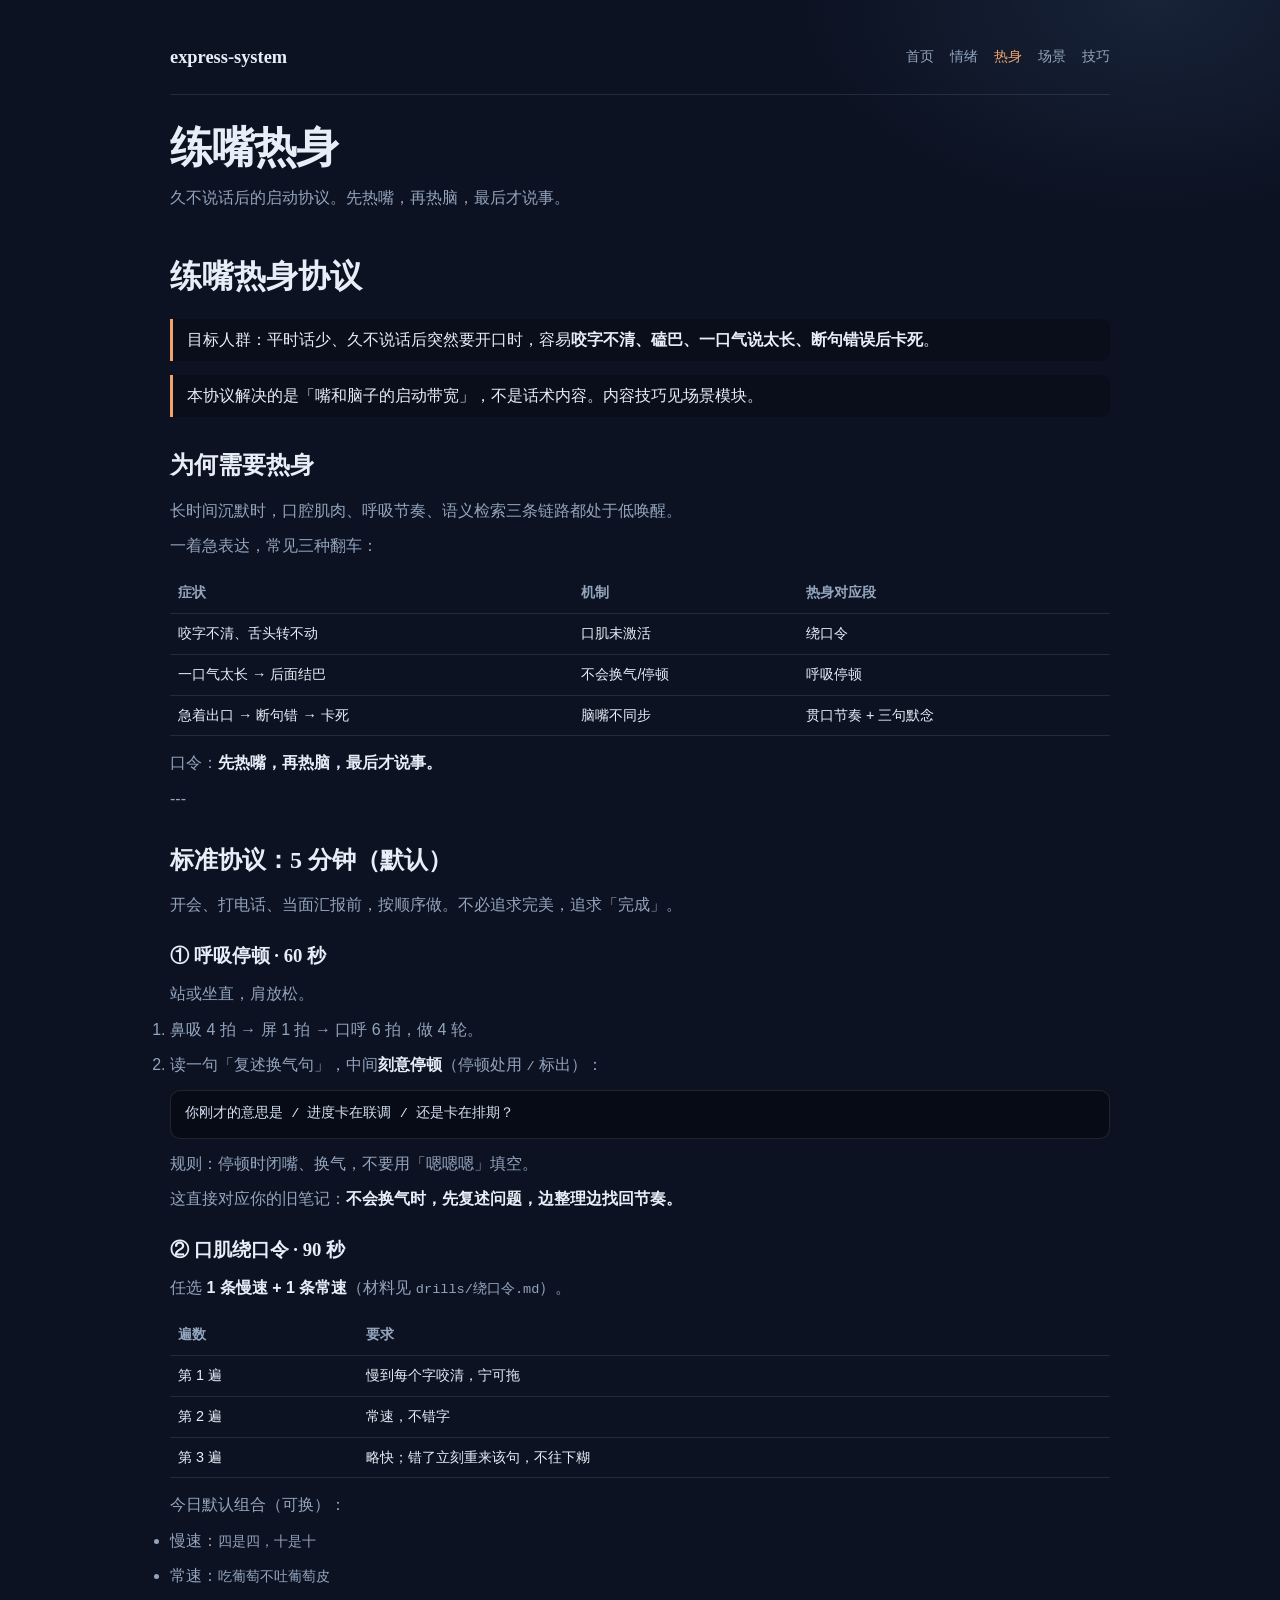
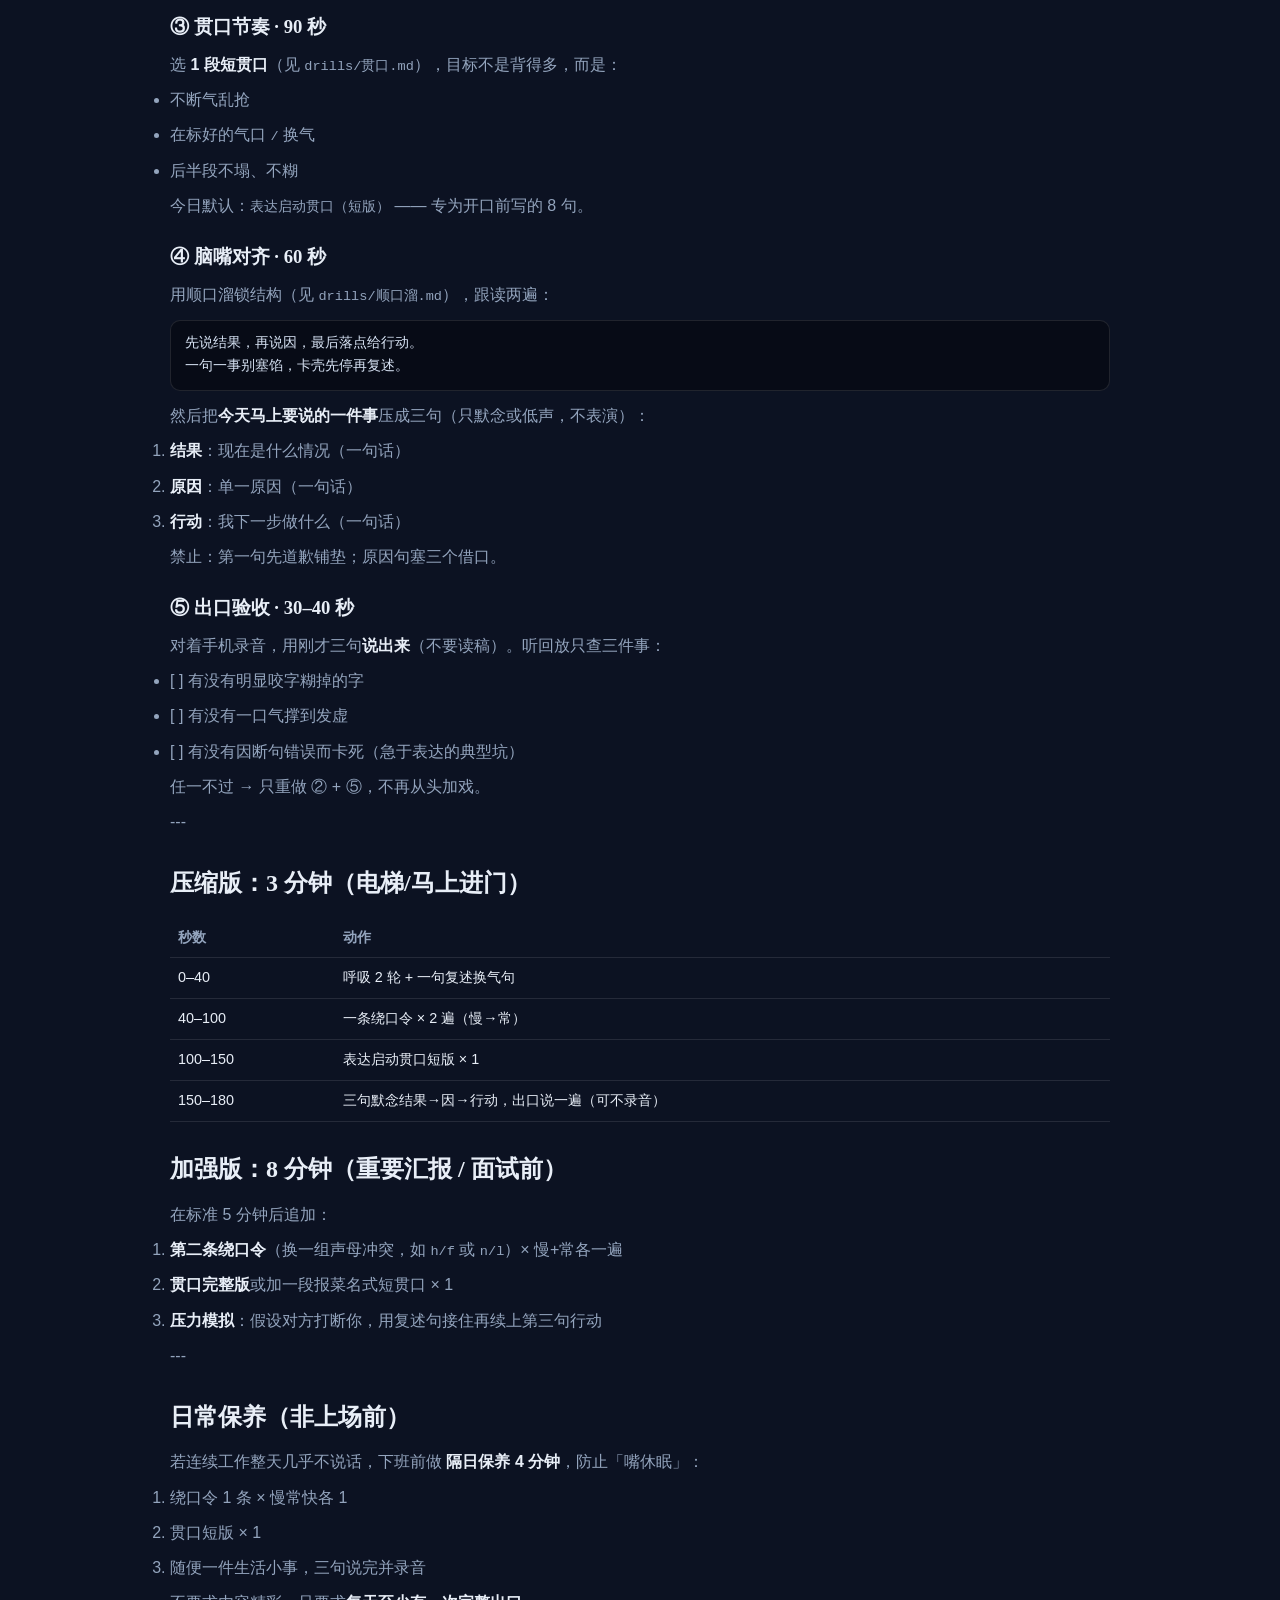
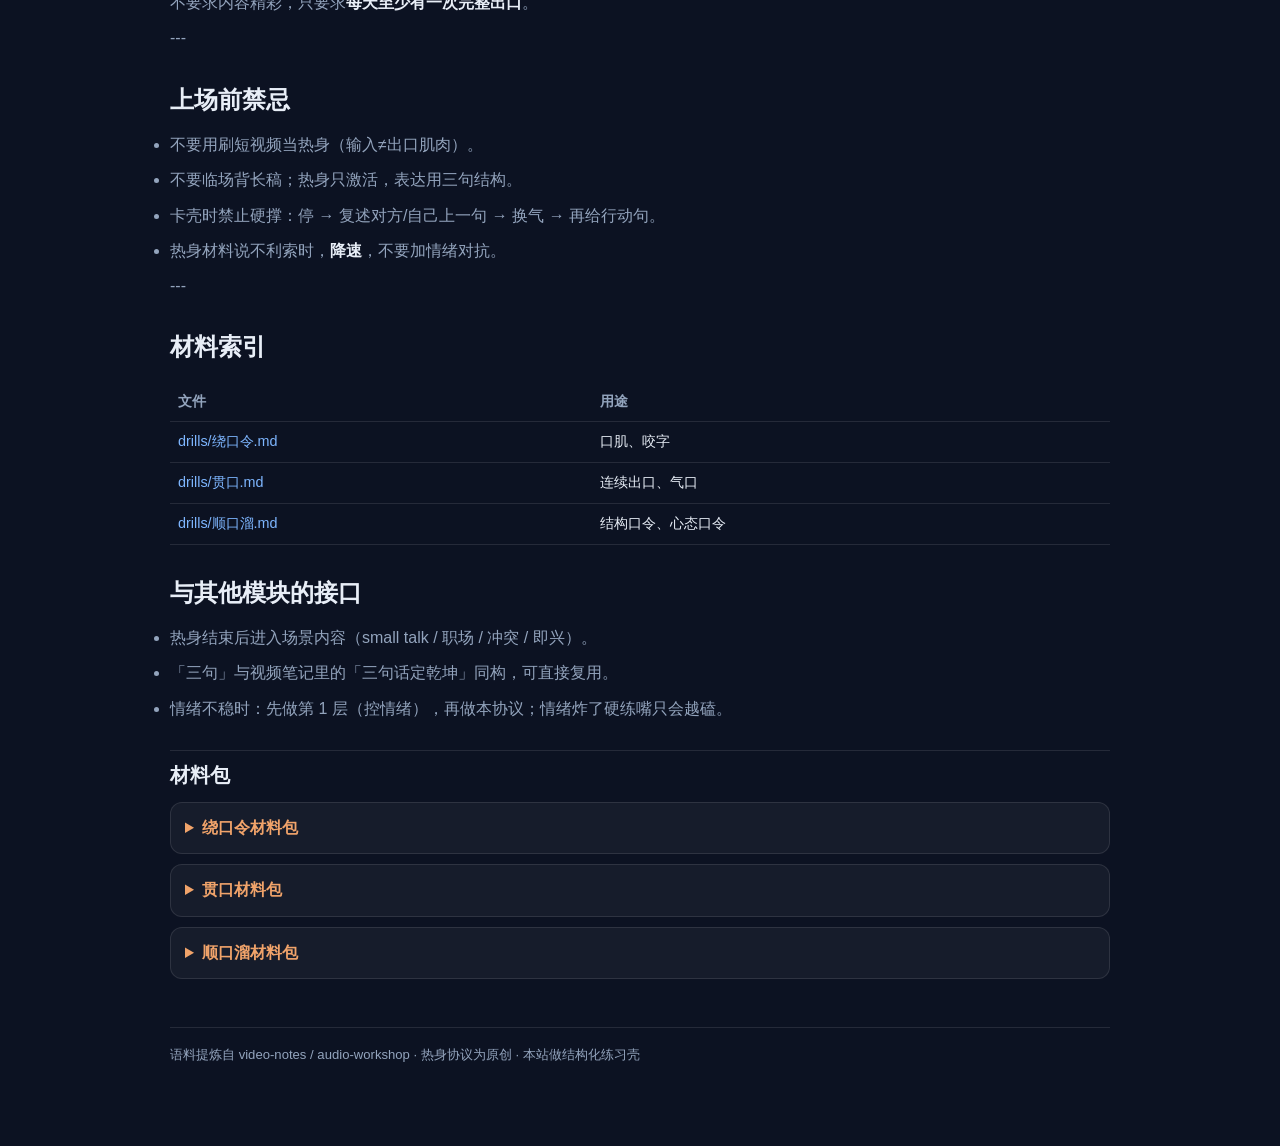
<file: docs/warmup/index.html>
<!DOCTYPE html>
<html lang="zh-CN">
<head>
<meta charset="UTF-8">
<meta name="viewport" content="width=device-width, initial-scale=1">
<title>练嘴热身 · express-system</title>
<link rel="stylesheet" href="../assets/site.css">
</head>
<body>
<div class="wrap">
<nav class="top">
  <a class="brand" href="../index.html">express-system</a>
  <a class="" href="../index.html">首页</a>
  <a class="" href="../emotion/index.html">情绪</a>
  <a class="active" href="index.html">热身</a>
  <a class="" href="../scenes/index.html">场景</a>
  <a class="" href="../techniques/index.html">技巧</a>
</nav>

<header class="hero"><h1>练嘴热身</h1><p>久不说话后的启动协议。先热嘴，再热脑，最后才说事。</p></header>
<div class="prose"><h1>练嘴热身协议</h1>
<blockquote>目标人群：平时话少、久不说话后突然要开口时，容易<strong>咬字不清、磕巴、一口气说太长、断句错误后卡死</strong>。  </blockquote>
<blockquote>本协议解决的是「嘴和脑子的启动带宽」，不是话术内容。内容技巧见场景模块。</blockquote>
<h2>为何需要热身</h2>
<p>长时间沉默时，口腔肌肉、呼吸节奏、语义检索三条链路都处于低唤醒。  </p>
<p>一着急表达，常见三种翻车：</p>
<table><thead><tr><th>症状</th><th>机制</th><th>热身对应段</th></tr></thead><tbody>
<tr><td>咬字不清、舌头转不动</td><td>口肌未激活</td><td>绕口令</td></tr>
<tr><td>一口气太长 → 后面结巴</td><td>不会换气/停顿</td><td>呼吸停顿</td></tr>
<tr><td>急着出口 → 断句错 → 卡死</td><td>脑嘴不同步</td><td>贯口节奏 + 三句默念</td></tr>
</tbody></table>
<p>口令：<strong>先热嘴，再热脑，最后才说事。</strong></p>
<p>---</p>
<h2>标准协议：5 分钟（默认）</h2>
<p>开会、打电话、当面汇报前，按顺序做。不必追求完美，追求「完成」。</p>
<h3>① 呼吸停顿 · 60 秒</h3>
<p>站或坐直，肩放松。</p>
<ol>
<li>鼻吸 4 拍 → 屏 1 拍 → 口呼 6 拍，做 4 轮。  </li>
<li>读一句「复述换气句」，中间<strong>刻意停顿</strong>（停顿处用 <code>/</code> 标出）：</li>
</ol>
<pre class="code"><code>你刚才的意思是 / 进度卡在联调 / 还是卡在排期？</code></pre>
<p>规则：停顿时闭嘴、换气，不要用「嗯嗯嗯」填空。  </p>
<p>这直接对应你的旧笔记：<strong>不会换气时，先复述问题，边整理边找回节奏。</strong></p>
<h3>② 口肌绕口令 · 90 秒</h3>
<p>任选 <strong>1 条慢速 + 1 条常速</strong>（材料见 <code>drills/绕口令.md</code>）。</p>
<table><thead><tr><th>遍数</th><th>要求</th></tr></thead><tbody>
<tr><td>第 1 遍</td><td>慢到每个字咬清，宁可拖</td></tr>
<tr><td>第 2 遍</td><td>常速，不错字</td></tr>
<tr><td>第 3 遍</td><td>略快；错了立刻重来该句，不往下糊</td></tr>
</tbody></table>
<p>今日默认组合（可换）：</p>
<ul>
<li>慢速：<code>四是四，十是十</code>  </li>
<li>常速：<code>吃葡萄不吐葡萄皮</code></li>
</ul>
<h3>③ 贯口节奏 · 90 秒</h3>
<p>选 <strong>1 段短贯口</strong>（见 <code>drills/贯口.md</code>），目标不是背得多，而是：</p>
<ul>
<li>不断气乱抢  </li>
<li>在标好的气口 <code>/</code> 换气  </li>
<li>后半段不塌、不糊</li>
</ul>
<p>今日默认：<code>表达启动贯口（短版）</code> —— 专为开口前写的 8 句。</p>
<h3>④ 脑嘴对齐 · 60 秒</h3>
<p>用顺口溜锁结构（见 <code>drills/顺口溜.md</code>），跟读两遍：</p>
<pre class="code"><code>先说结果，再说因，最后落点给行动。
一句一事别塞馅，卡壳先停再复述。</code></pre>
<p>然后把<strong>今天马上要说的一件事</strong>压成三句（只默念或低声，不表演）：</p>
<ol>
<li><strong>结果</strong>：现在是什么情况（一句话）  </li>
<li><strong>原因</strong>：单一原因（一句话）  </li>
<li><strong>行动</strong>：我下一步做什么（一句话）</li>
</ol>
<p>禁止：第一句先道歉铺垫；原因句塞三个借口。</p>
<h3>⑤ 出口验收 · 30–40 秒</h3>
<p>对着手机录音，用刚才三句<strong>说出来</strong>（不要读稿）。听回放只查三件事：</p>
<ul>
<li>[ ] 有没有明显咬字糊掉的字  </li>
<li>[ ] 有没有一口气撑到发虚  </li>
<li>[ ] 有没有因断句错误而卡死（急于表达的典型坑）</li>
</ul>
<p>任一不过 → 只重做 ② + ⑤，不再从头加戏。</p>
<p>---</p>
<h2>压缩版：3 分钟（电梯/马上进门）</h2>
<table><thead><tr><th>秒数</th><th>动作</th></tr></thead><tbody>
<tr><td>0–40</td><td>呼吸 2 轮 + 一句复述换气句</td></tr>
<tr><td>40–100</td><td>一条绕口令 × 2 遍（慢→常）</td></tr>
<tr><td>100–150</td><td>表达启动贯口短版 × 1</td></tr>
<tr><td>150–180</td><td>三句默念结果→因→行动，出口说一遍（可不录音）</td></tr>
</tbody></table>
<h2>加强版：8 分钟（重要汇报 / 面试前）</h2>
<p>在标准 5 分钟后追加：</p>
<ol>
<li><strong>第二条绕口令</strong>（换一组声母冲突，如 <code>h/f</code> 或 <code>n/l</code>）× 慢+常各一遍  </li>
<li><strong>贯口完整版</strong>或加一段报菜名式短贯口 × 1  </li>
<li><strong>压力模拟</strong>：假设对方打断你，用复述句接住再续上第三句行动  </li>
</ol>
<p>---</p>
<h2>日常保养（非上场前）</h2>
<p>若连续工作整天几乎不说话，下班前做 <strong>隔日保养 4 分钟</strong>，防止「嘴休眠」：</p>
<ol>
<li>绕口令 1 条 × 慢常快各 1  </li>
<li>贯口短版 × 1  </li>
<li>随便一件生活小事，三句说完并录音  </li>
</ol>
<p>不要求内容精彩，只要求<strong>每天至少有一次完整出口</strong>。</p>
<p>---</p>
<h2>上场前禁忌</h2>
<ul>
<li>不要用刷短视频当热身（输入≠出口肌肉）。  </li>
<li>不要临场背长稿；热身只激活，表达用三句结构。  </li>
<li>卡壳时禁止硬撑：停 → 复述对方/自己上一句 → 换气 → 再给行动句。  </li>
<li>热身材料说不利索时，<strong>降速</strong>，不要加情绪对抗。</li>
</ul>
<p>---</p>
<h2>材料索引</h2>
<table><thead><tr><th>文件</th><th>用途</th></tr></thead><tbody>
<tr><td><a href="drills/绕口令.md">drills/绕口令.md</a></td><td>口肌、咬字</td></tr>
<tr><td><a href="drills/贯口.md">drills/贯口.md</a></td><td>连续出口、气口</td></tr>
<tr><td><a href="drills/顺口溜.md">drills/顺口溜.md</a></td><td>结构口令、心态口令</td></tr>
</tbody></table>
<h2>与其他模块的接口</h2>
<ul>
<li>热身结束后进入场景内容（small talk / 职场 / 冲突 / 即兴）。  </li>
<li>「三句」与视频笔记里的「三句话定乾坤」同构，可直接复用。  </li>
<li>情绪不稳时：先做第 1 层（控情绪），再做本协议；情绪炸了硬练嘴只会越磕。</li>
</ul></div>
<h2 class="group-title">材料包</h2>
<details class="drill"><summary>绕口令材料包</summary><div class="prose"><h1>绕口令材料包（练嘴热身）</h1>
<p>用法见 <a href="../PROTOCOL.md">PROTOCOL.md</a>：上场前选 <strong>1 慢 + 1 常</strong>；加强版再换一组声母冲突。</p>
<p>标注说明：</p>
<ul>
<li>★ 默认推荐（短、好记、升温快）</li>
<li>气口用 <code>/</code> 标出；没标的可按逗号停</li>
</ul>
<p>---</p>
<h2>A. 基础激活（每日首选）</h2>
<h3>A1 ★ 四与十（平翘舌）</h3>
<pre class="code"><code>四是四，十是十，
十四是十四，四十是四十。
谁能说准十四、四十、四十四，
谁来试一试。</code></pre>
<p>慢速要点：<code>四/十</code> 舌位分开，不要糊成一个音。</p>
<h3>A2 ★ 葡萄皮（唇齿连续）</h3>
<pre class="code"><code>吃葡萄不吐葡萄皮，
不吃葡萄倒吐葡萄皮。</code></pre>
<p>常速要点：<code>葡萄</code> 两字轻重要稳，不要越说越小声。</p>
<h3>A3 花椒（开合口）</h3>
<pre class="code"><code>粉红墙上画凤凰，
凤凰画在粉红墙。
红凤凰，粉凤凰，
红粉凤凰，花凤凰。</code></pre>
<p>适合早上口干、开合发紧时。</p>
<p>---</p>
<h2>B. 声母冲突组（加强版换练）</h2>
<h3>B1 h / f</h3>
<pre class="code"><code>黑化肥发灰，灰化肥发黑。
黑化肥发灰会挥发，
灰化肥挥发会发黑。</code></pre>
<h3>B2 n / l</h3>
<pre class="code"><code>牛郎恋刘娘，刘娘念牛郎；
牛郎年年念刘娘，
刘娘年年恋牛郎。</code></pre>
<h3>B3 s / sh</h3>
<pre class="code"><code>石狮子，涩柿子，
吃柿子，看狮子；
狮子是石狮子，
柿子是涩柿子。</code></pre>
<h3>B4 j / q / x（细音）</h3>
<pre class="code"><code>七巷漆匠和西巷锡匠，
七巷漆匠用了西巷锡匠的锡，
西巷锡匠拿了七巷漆匠的漆。</code></pre>
<p>---</p>
<h2>C. 防「急着出口断句错」专用</h2>
<p>这类绕口令故意有并列结构，练的是：<strong>宁可慢，不要在错误位置换气。</strong></p>
<h3>C1 ★ 班门弄斧式断句</h3>
<pre class="code"><code>我说 / 你说 / 他说 / 都别抢说；
先听完 / 再开口 / 一句一事 / 说完再换。</code></pre>
<p>（原创短句，专为热身；可当绕口令节奏练。）</p>
<h3>C2 数字阶梯（越往后越容易抢气）</h3>
<pre class="code"><code>一二三，三二一，
一二三四五六七，
七六五四三二一。</code></pre>
<p>要求：每行只在行末换气；行中不准用「呃」填。</p>
<p>---</p>
<h2>D. 今日抽签表（避免总练同一条）</h2>
<table><thead><tr><th>星期</th><th>慢速</th><th>常速</th></tr></thead><tbody>
<tr><td>一</td><td>A1 四与十</td><td>A2 葡萄皮</td></tr>
<tr><td>二</td><td>A3 凤凰</td><td>B1 化肥</td></tr>
<tr><td>三</td><td>A1 四与十</td><td>B2 牛郎</td></tr>
<tr><td>四</td><td>C2 数字</td><td>B3 狮子</td></tr>
<tr><td>五</td><td>A2 葡萄皮</td><td>B4 漆匠</td></tr>
<tr><td>六/日</td><td>自选一条生疏的</td><td>C1 断句</td></tr>
</tbody></table>
<p>---</p>
<h2>自检口令</h2>
<p>练完问自己三句：</p>
<ol>
<li>有没有字是「带过」而不是咬清的？  </li>
<li>加速后有没有肩膀跟着紧？有 → 降速。  </li>
<li>是否为了赶完而在错误位置换气？（对应旧坑：短句错误后卡死）</li>
</ol></div></details>
<details class="drill"><summary>贯口材料包</summary><div class="prose"><h1>贯口材料包（练嘴热身）</h1>
<p>贯口练的是：<strong>连续出口 + 固定气口 + 后半段不塌</strong>。  </p>
<p>不要求像相声演员一样快，要求像「能说完一段不把自己憋死」。</p>
<p>气口一律用 <code>/</code> 标出。读到 <code>/</code> 必须停、换气、再接下句。</p>
<p>---</p>
<h2>1. ★ 表达启动贯口（短版 · 默认）</h2>
<blockquote>原创 · 约 20 秒 · 上场前专用</blockquote>
<pre class="code"><code>先热嘴，再热脑，/ 开口之前先站好。
肩放松，气沉下，/ 别把整晚当表演。
一句一事别塞馅，/ 卡壳先停再复述。
结果在前因在后，/ 落点行动才算数。</code></pre>
<p>练法：</p>
<ol>
<li>第一遍只求气口准确  </li>
<li>第二遍略提速，后两句不缩小声  </li>
</ol>
<p>---</p>
<h2>2. 表达启动贯口（完整版 · 加强）</h2>
<blockquote>原创 · 约 40–50 秒</blockquote>
<pre class="code"><code>久不说话嘴生锈，/ 一急就容易咬字糊。
别硬撑，先复述，/ 换好气再把话说。
四是四，十是十，/ 慢咬清再提速度。
吃葡萄，吐葡萄皮，/ 唇齿利索不含糊。
小谈先问别自嗨，/ 职场先报结果数。
冲突先分事实情绪，/ 即兴先立一句目的。
想沟通就谈条件，/ 谈不拢就划边界。
无以自明可以沉默，/ 沉默也是一种做事。</code></pre>
<p>完整版把协议心态也串进去了，适合面试/汇报前加强版。</p>
<p>---</p>
<h2>3. 报菜名式短贯口（连续记忆 + 节奏）</h2>
<blockquote>经典结构改编 · 热身用短版（不是全本）</blockquote>
<pre class="code"><code>蒸羊羔 / 蒸熊掌 / 蒸鹿尾儿 / 烧花鸭 /
烧雏鸡 / 烧子鹅 / 卤猪 /
卤鸭 / 酱鸡 / 腊肉 / 松花 /
小肚儿 / 晾肉 / 香肠儿 /
什锦苏盘 / 熏鸡白肚儿 /
清蒸八宝猪 / 江米酿鸭子。</code></pre>
<p>用法：不必背全中国菜谱。热身只求：</p>
<ul>
<li><code>/</code> 处换气  </li>
<li>名词咬字清楚  </li>
<li>最后两行不塌调  </li>
</ul>
<p>若生疏，可先只练前 8 个词，滚熟再加长。</p>
<p>---</p>
<h2>4. 数字贯口（防一口气撑爆）</h2>
<pre class="code"><code>一二三四五，/ 六七八九十，/
十一十二十三十四，/ 十五十六十七十八，/
十九二十再回头，/ 气口不断字不丢。</code></pre>
<p>故意在「十几」段容易抢气——练的就是<strong>敢停</strong>。</p>
<p>---</p>
<h2>5. 职场上场贯口（场景衔接）</h2>
<blockquote>原创 · 汇报/对齐会前 15 秒</blockquote>
<pre class="code"><code>先报结果再讲因，/ 因只一条别堆坟。
第三句给行动项，/ 时间负责人写清。
领导打断先复述，/ 复述完了再补丁。</code></pre>
<p>与「三句话定乾坤」同构，热身完可直接开口办事。</p>
<p>---</p>
<h2>练习档位</h2>
<table><thead><tr><th>档位</th><th>选段</th><th>遍数</th></tr></thead><tbody>
<tr><td>3 分钟压缩</td><td>§1 短版</td><td>×1</td></tr>
<tr><td>5 分钟标准</td><td>§1 短版</td><td>×2（第二遍略快）</td></tr>
<tr><td>8 分钟加强</td><td>§2 完整版 或 §1+§5</td><td>各 ×1</td></tr>
<tr><td>隔日保养</td><td>§1 或 §4</td><td>×1</td></tr>
</tbody></table>
<p>---</p>
<h2>翻车时怎么救</h2>
<ul>
<li><strong>后半段糊了</strong>：不要重头冲刺；从最后一个 <code>/</code> 之后重来。  </li>
<li><strong>永远换不过气</strong>：把贯口再拆短，宁可 6 个气口，不要逞能。  </li>
<li><strong>背词分心</strong>：热身阶段允许看稿；目标是嘴和气，不是背诵表演。</li>
</ul></div></details>
<details class="drill"><summary>顺口溜材料包</summary><div class="prose"><h1>顺口溜材料包（练嘴热身）</h1>
<p>顺口溜负责两件事：<strong>记住协议步骤</strong>，以及<strong>给脑子一个固定槽位</strong>（防急着乱说）。  </p>
<p>跟读时要出声；默念不算热身。</p>
<p>---</p>
<h2>1. ★ 协议总口令（必背）</h2>
<pre class="code"><code>先热嘴，再热脑，最后才把事情讲。
绕口令，贯口气，三句话里定方向。</code></pre>
<p>对应 PROTOCOL：绕口令 → 贯口 → 三句结构。</p>
<p>---</p>
<h2>2. ★ 三句结构口令（脑嘴对齐段）</h2>
<pre class="code"><code>先说结果，再说因，最后落点给行动。
一句一事别塞馅，卡壳先停再复述。</code></pre>
<p>变体（职场汇报）：</p>
<pre class="code"><code>结果同步要干脆，原因只留一条根；
行动写清谁来做，别把委屈堆上门。</code></pre>
<p>---</p>
<h2>3. 换气 / 停顿口令（针对「不会换气」）</h2>
<pre class="code"><code>话说一半可以停，停不是怂是换气；
复述一句找节奏，找着气口再接戏。</code></pre>
<p>急着出口、断句错误时用：</p>
<pre class="code"><code>欲速则不达，出口先断对；
断错立刻停，重来不为罪。</code></pre>
<p>---</p>
<h2>4. 情绪底座口令（热身前后各念一遍）</h2>
<pre class="code"><code>语言是工具，不是英雄片；
目的先想清，情绪再靠边。
温着开场别过热，过热容易把脚绊。</code></pre>
<p>冲突前加半句：</p>
<pre class="code"><code>事实一层，情绪一层，利益一层分开谈。</code></pre>
<p>---</p>
<h2>5. Small talk 启动口令</h2>
<pre class="code"><code>先判关系再开口，提问开场少自嗨；
两分钟故事别超长，夸人夸到细节来。</code></pre>
<p>---</p>
<h2>6. 即兴启动口令</h2>
<pre class="code"><code>先立目的一句话，再给例子撑住它；
接不上话先总结，总结完了再发花。</code></pre>
<p>「发花」= 补充观点；接话困难时优先「做总结偷时间」。</p>
<p>---</p>
<h2>7. 结束验收口令（录音回放时对照）</h2>
<pre class="code"><code>字咬清，气不断，句不抢；
三件过了再上场。</code></pre>
<p>---</p>
<h2>怎么用（不要当朗诵比赛）</h2>
<table><thead><tr><th>场景</th><th>用法</th></tr></thead><tbody>
<tr><td>每日热身 §④</td><td>§1 + §2 各跟读 2 遍，再压今天的三句</td></tr>
<tr><td>电话前</td><td>§3 换气口令 1 遍 → 直接拨</td></tr>
<tr><td>感到表演焦虑</td><td>§4 情绪口令，降 ego</td></tr>
<tr><td>无聊局</td><td>§5，提醒自己提问开场</td></tr>
<tr><td>被追问发懵</td><td>§6，先总结对方的话</td></tr>
</tbody></table>
<p>顺口溜说顺 ≠ 会表达；它只是<strong>把正确顺序焊进肌肉记忆</strong>。焊牢之后，上场靠三句内容，不靠继续背溜。</p></div></details>
<footer>语料提炼自 video-notes / audio-workshop · 热身协议为原创 · 本站做结构化练习壳</footer>
</div>
</body>
</html>
</file>
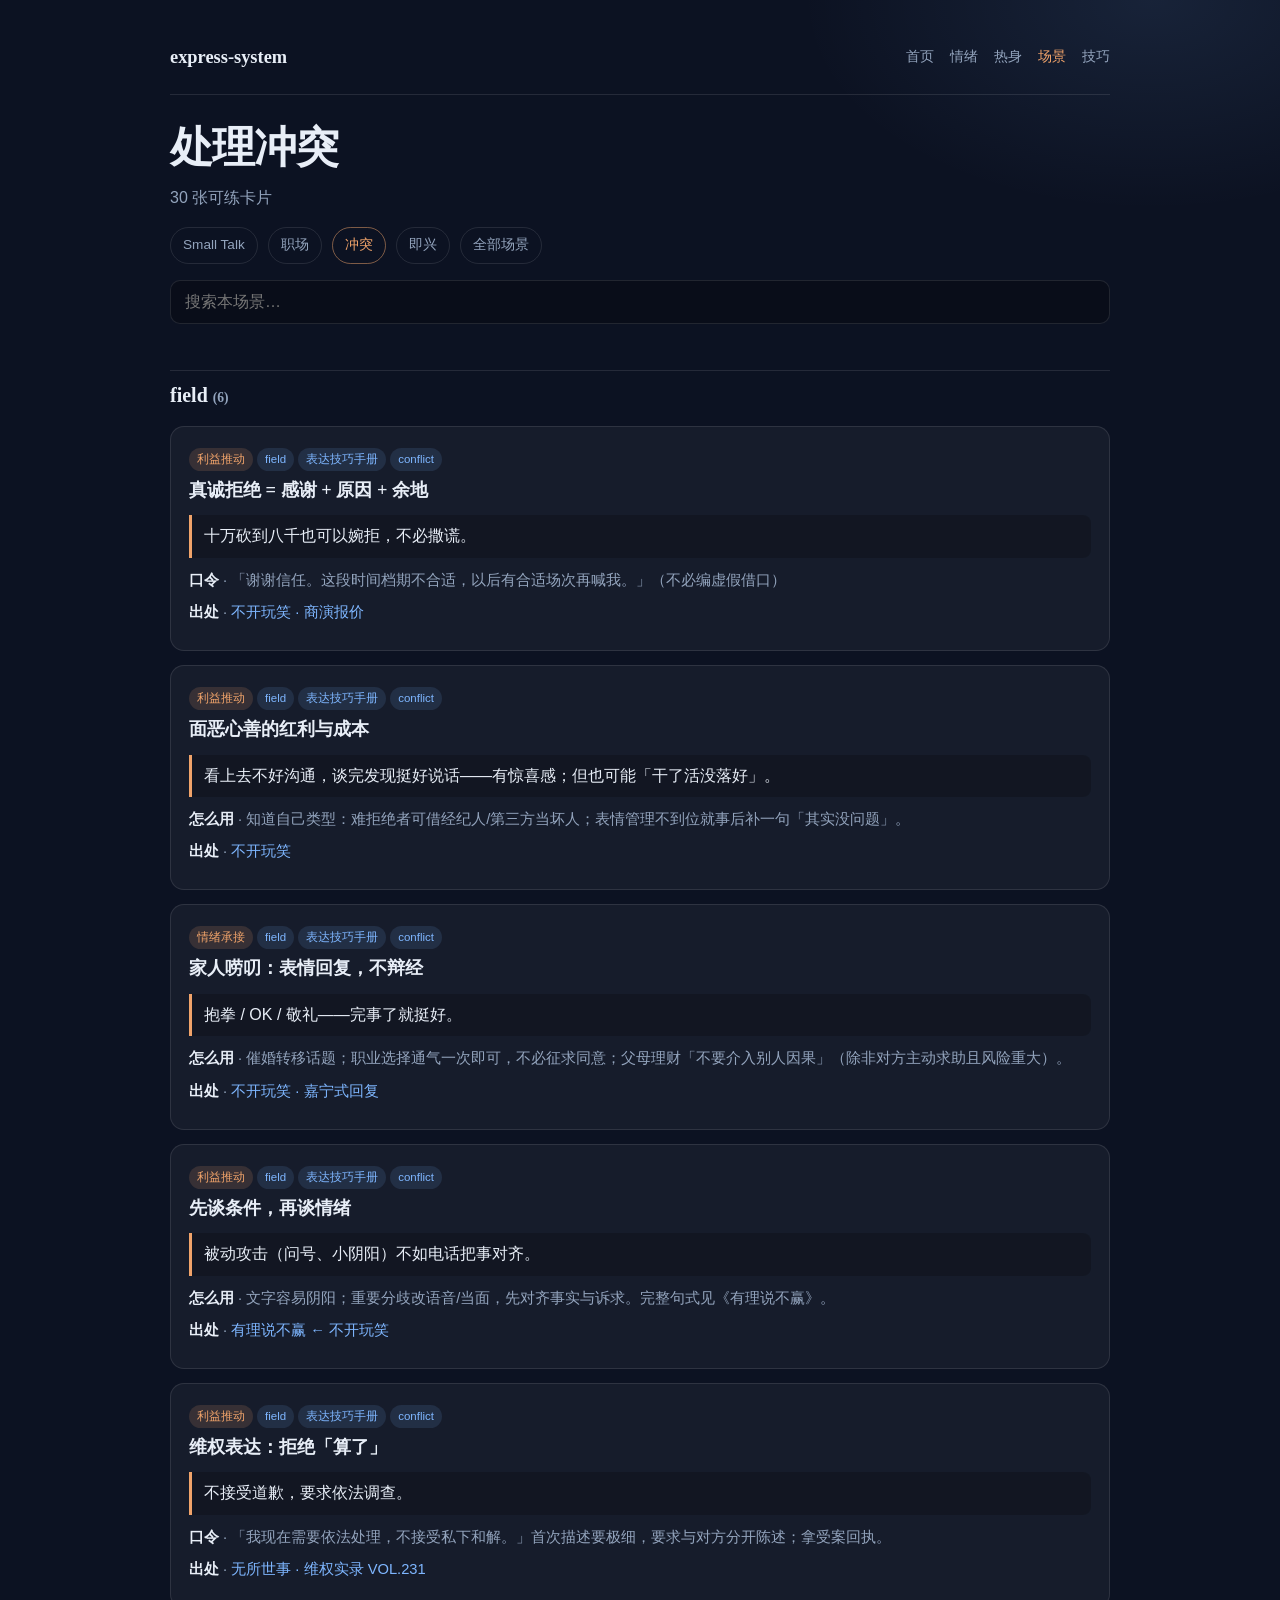
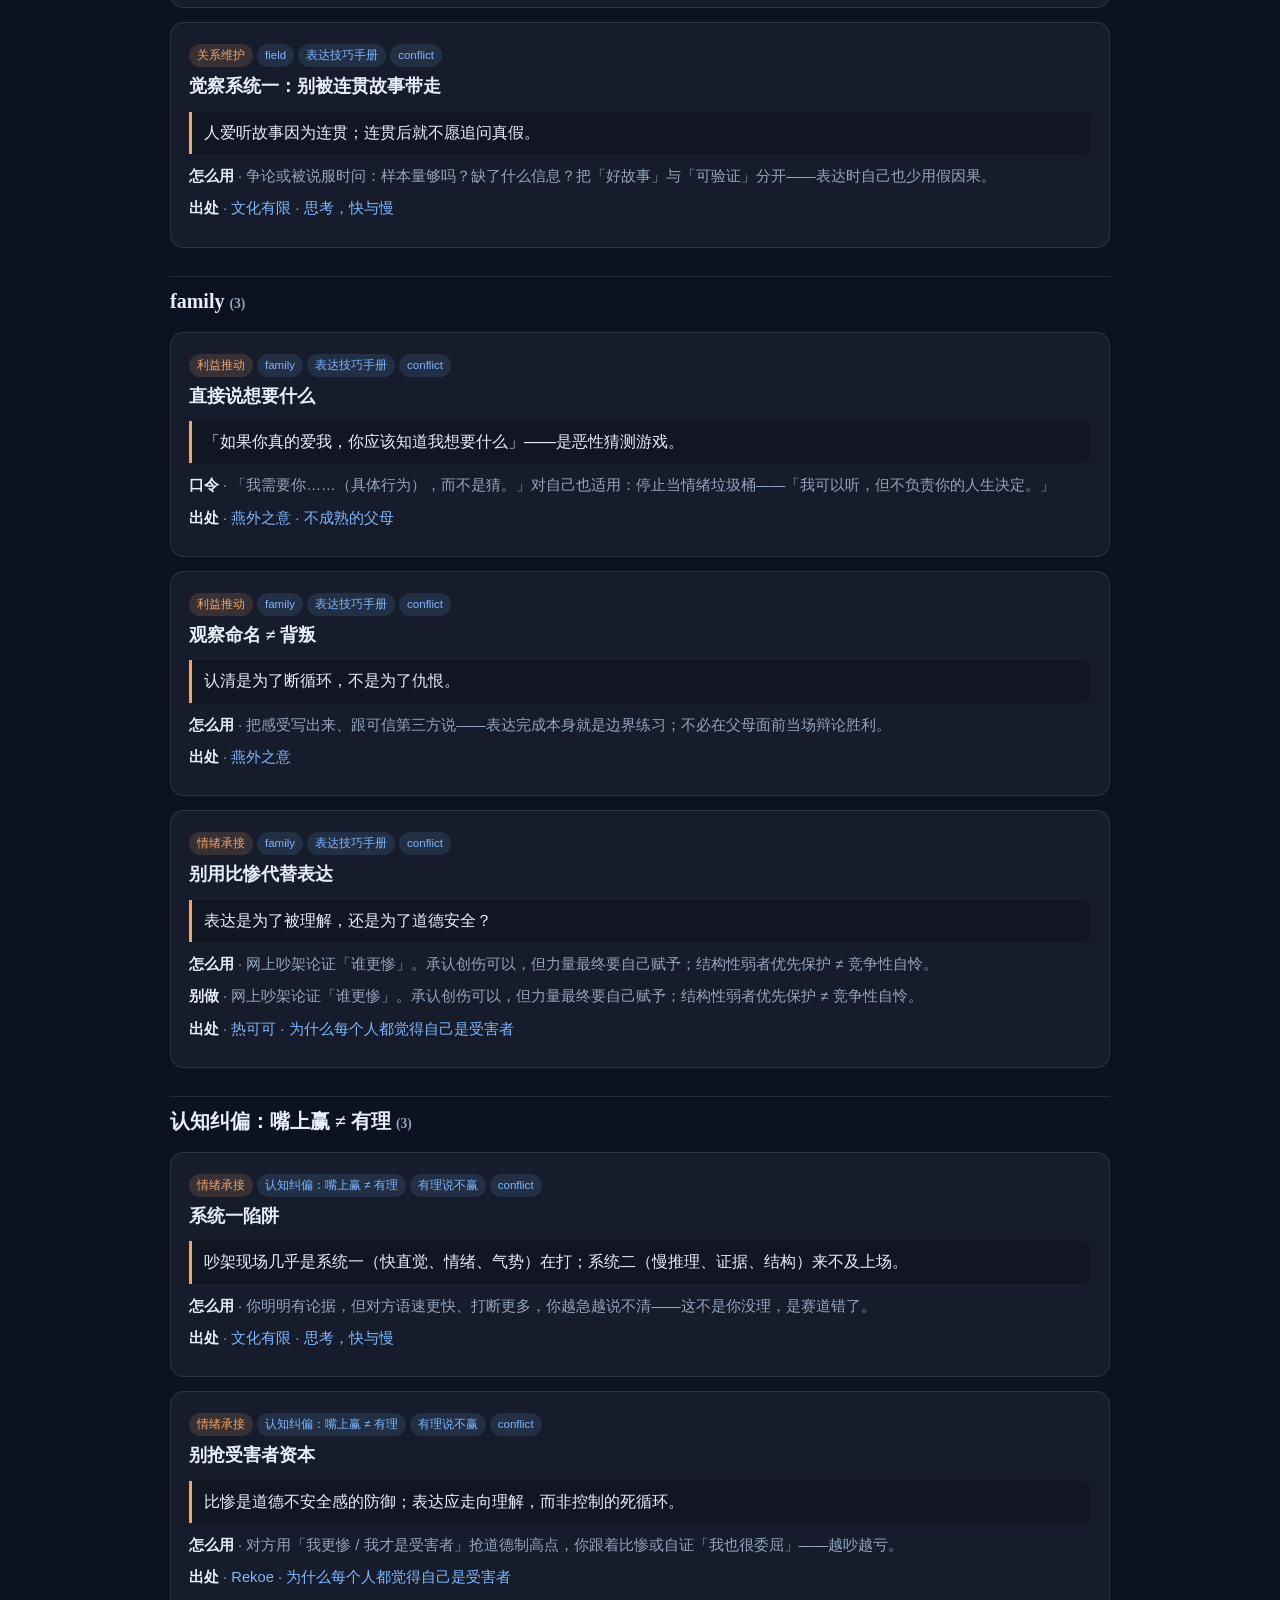
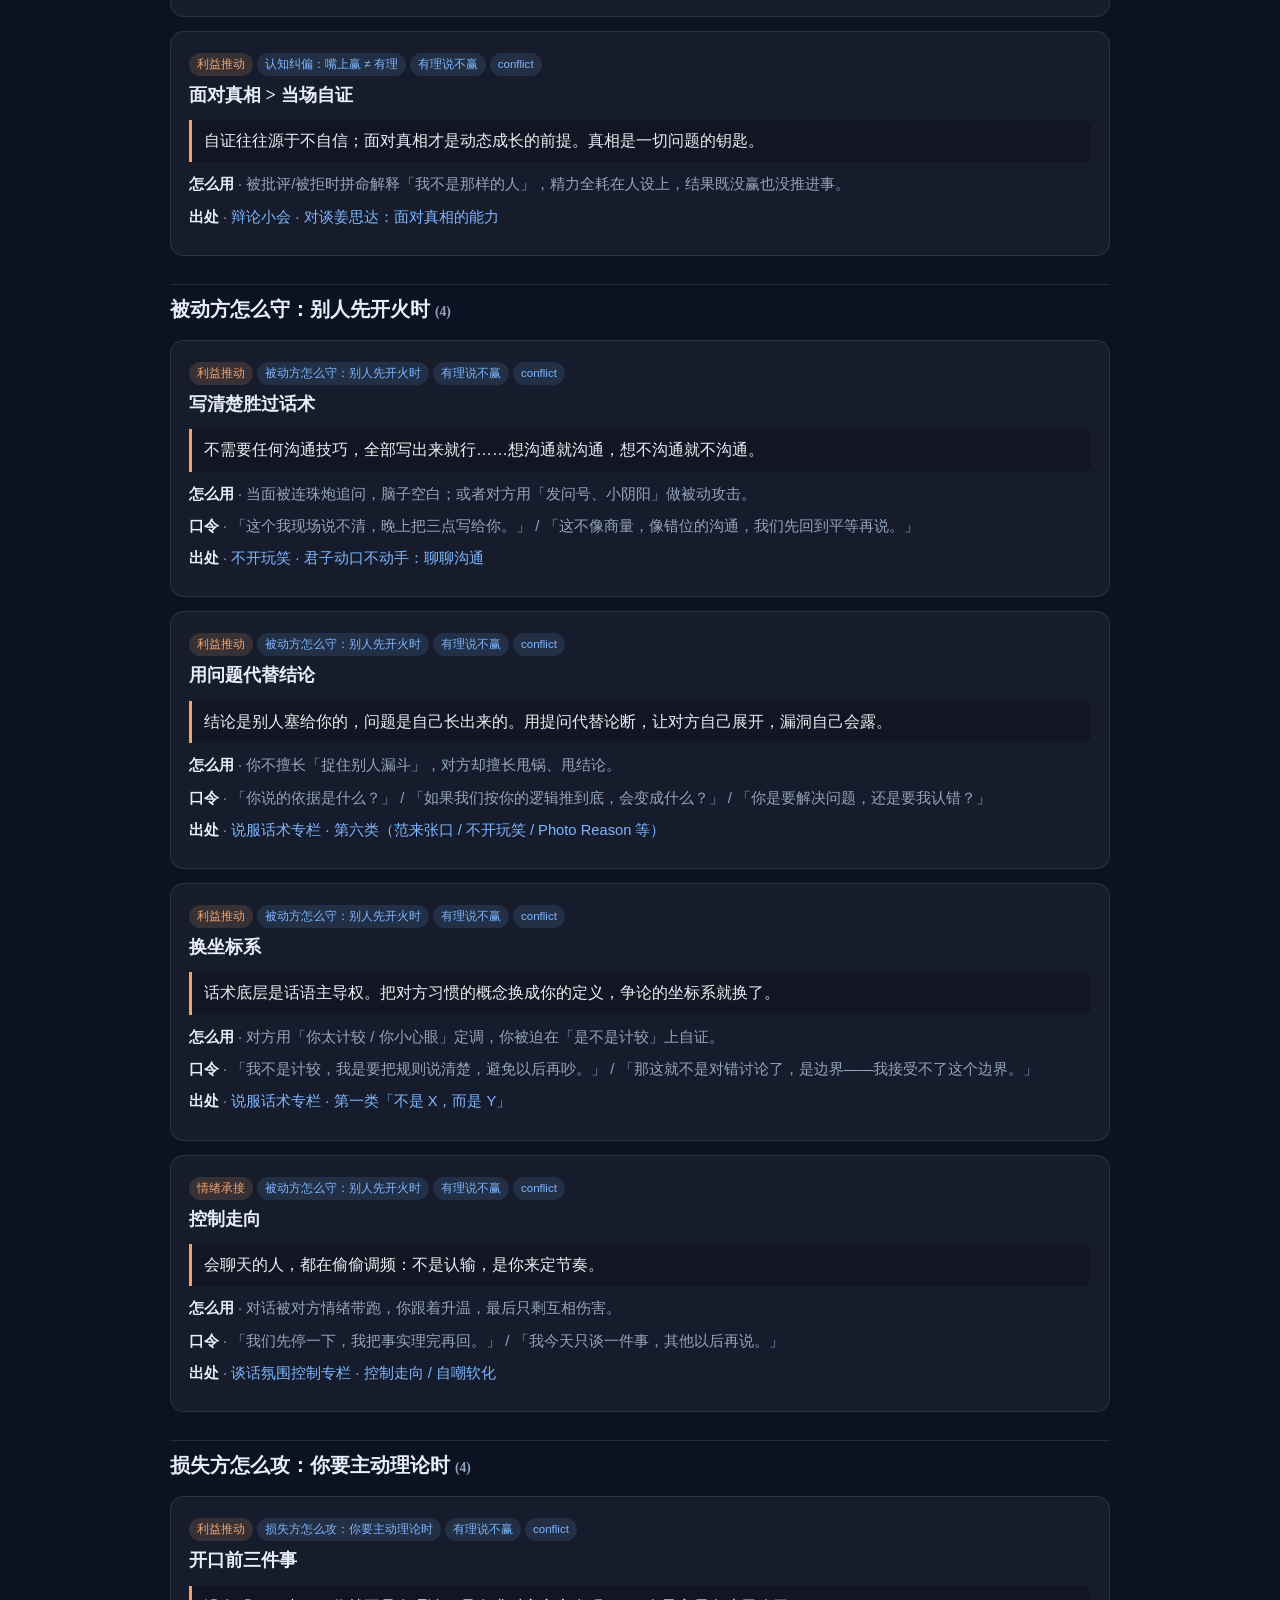
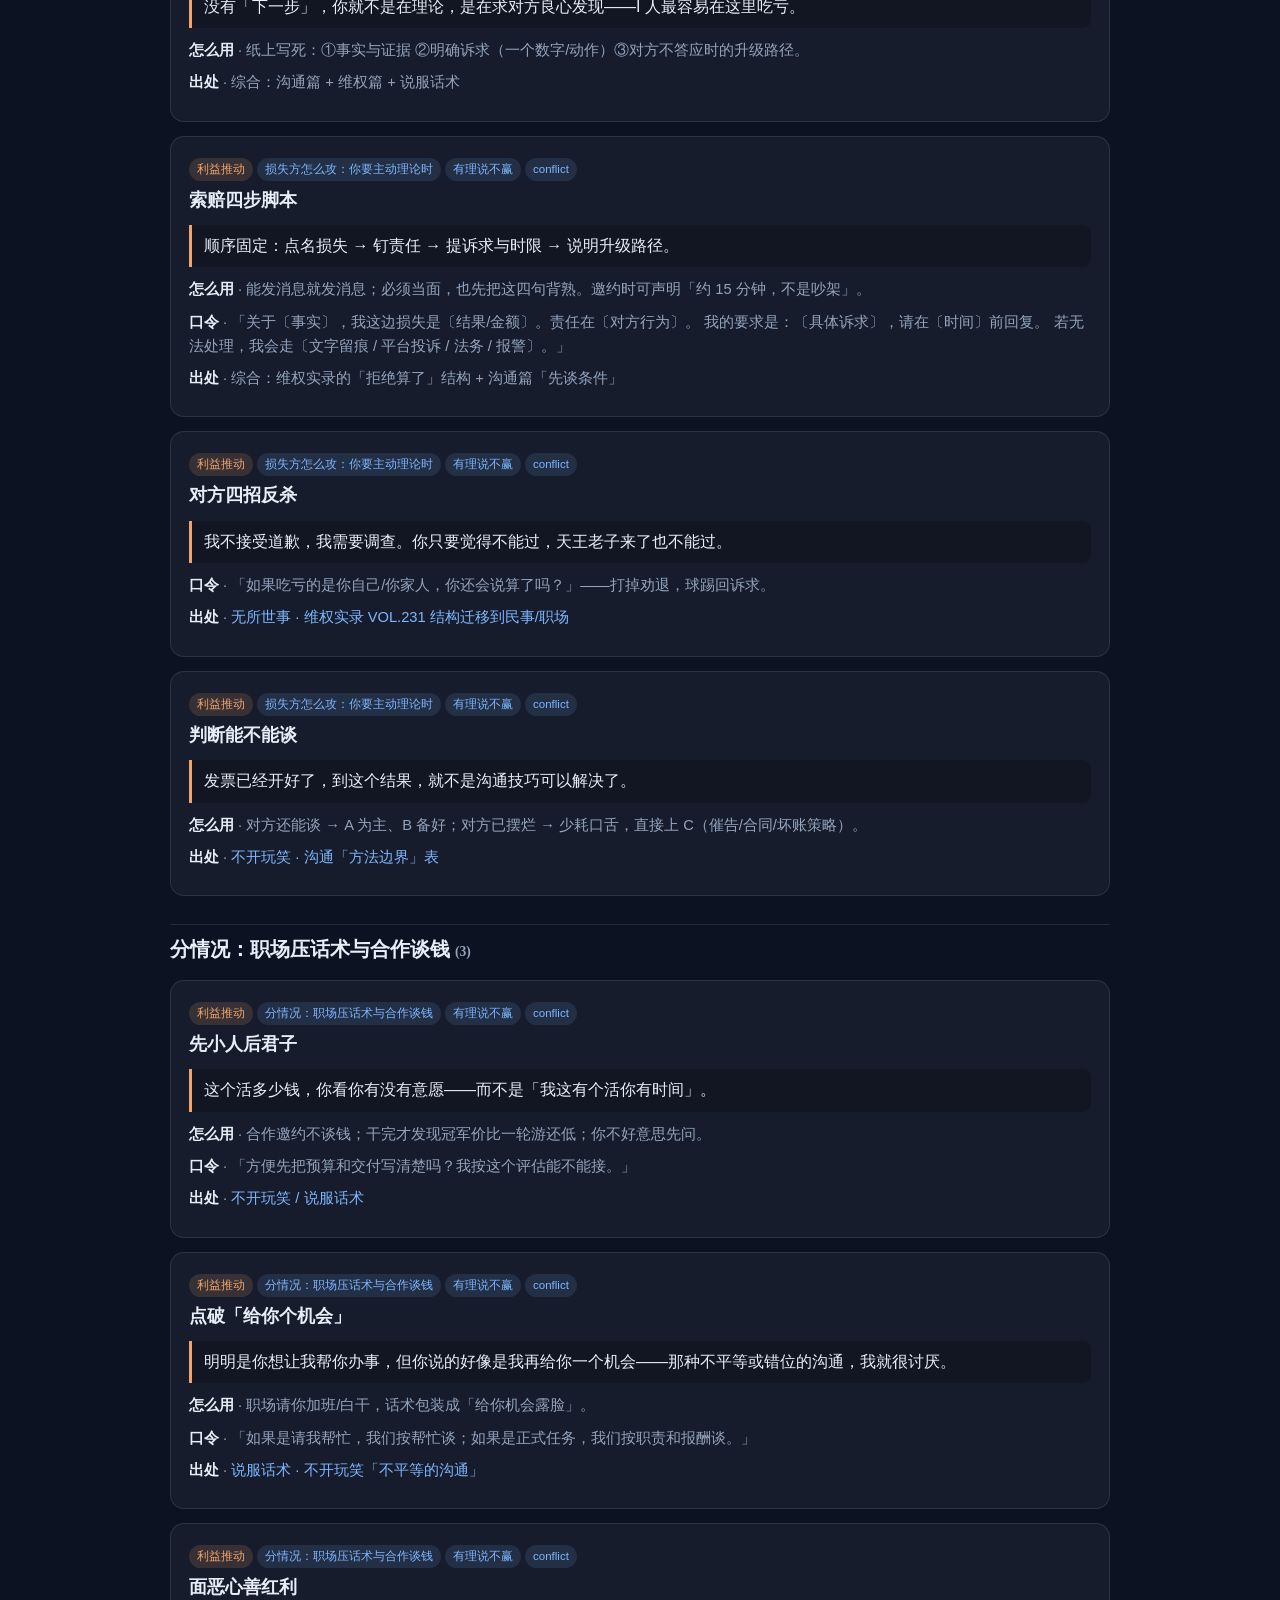
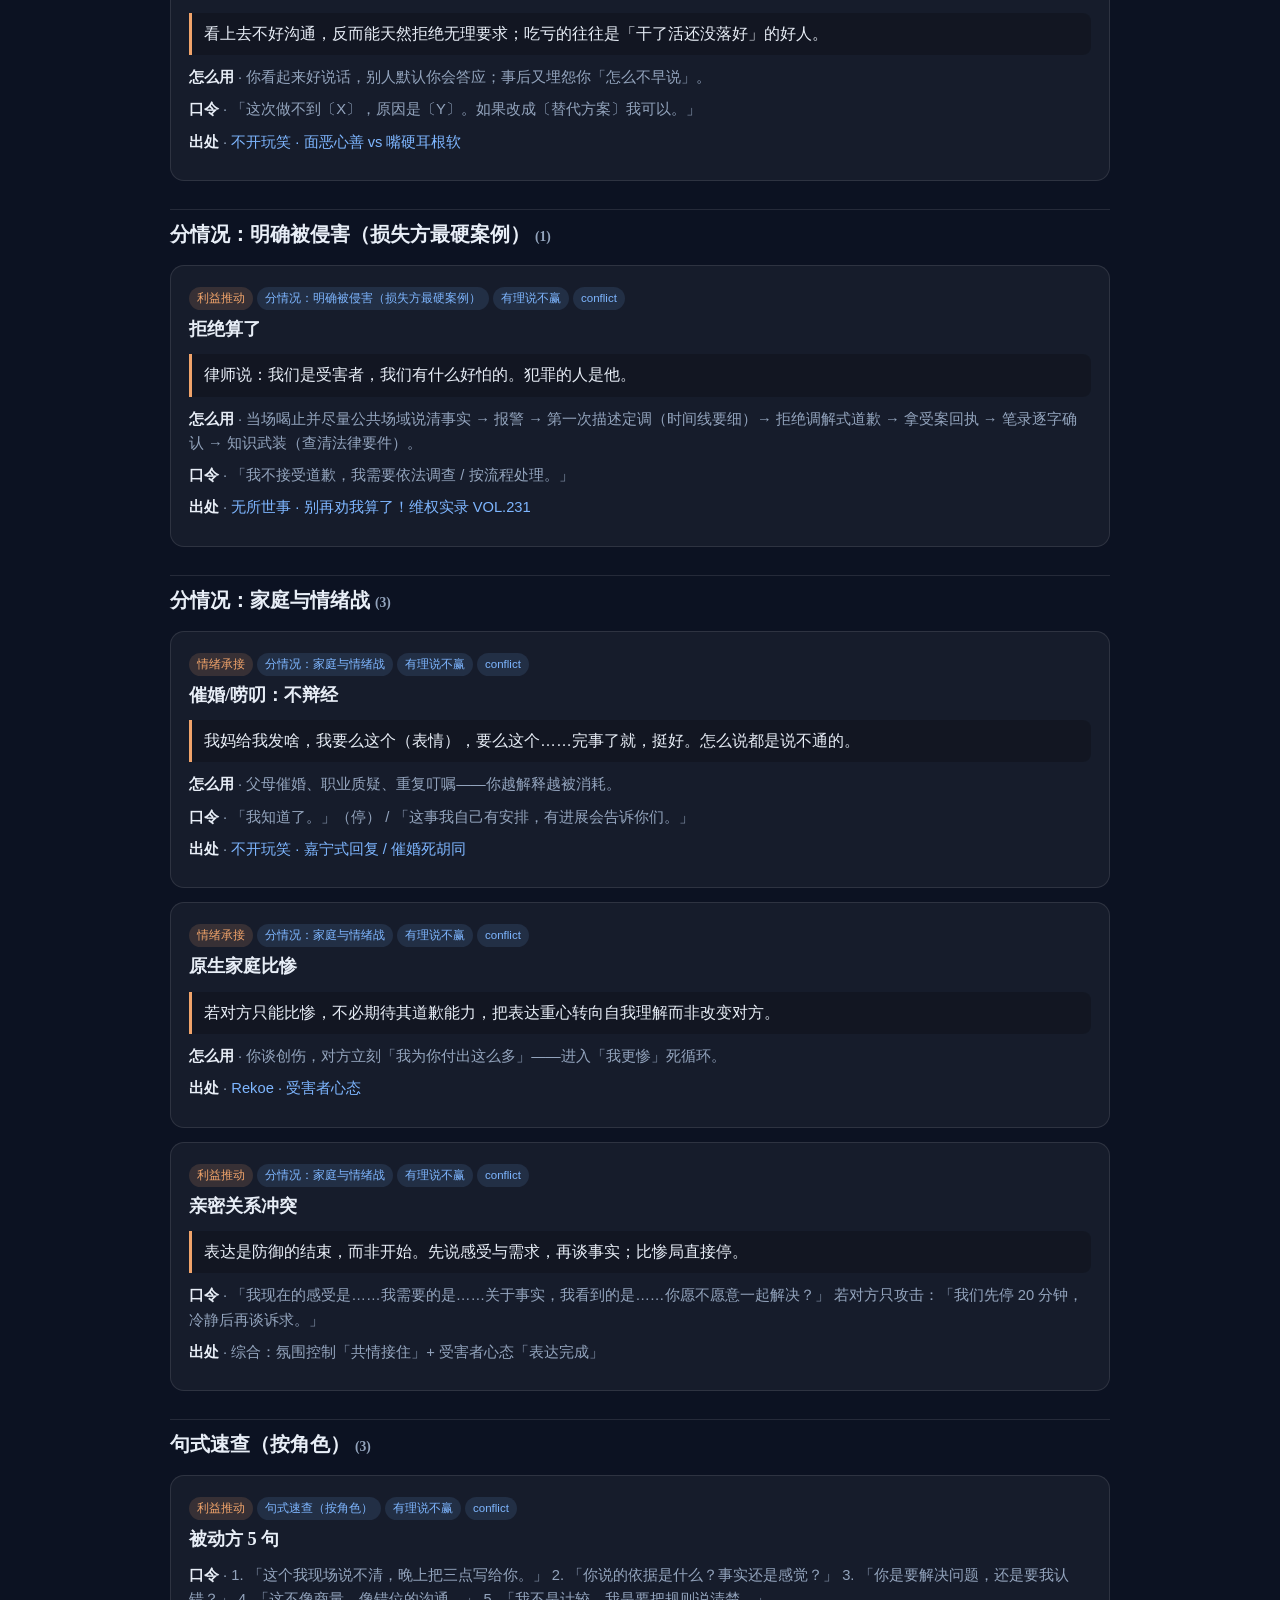
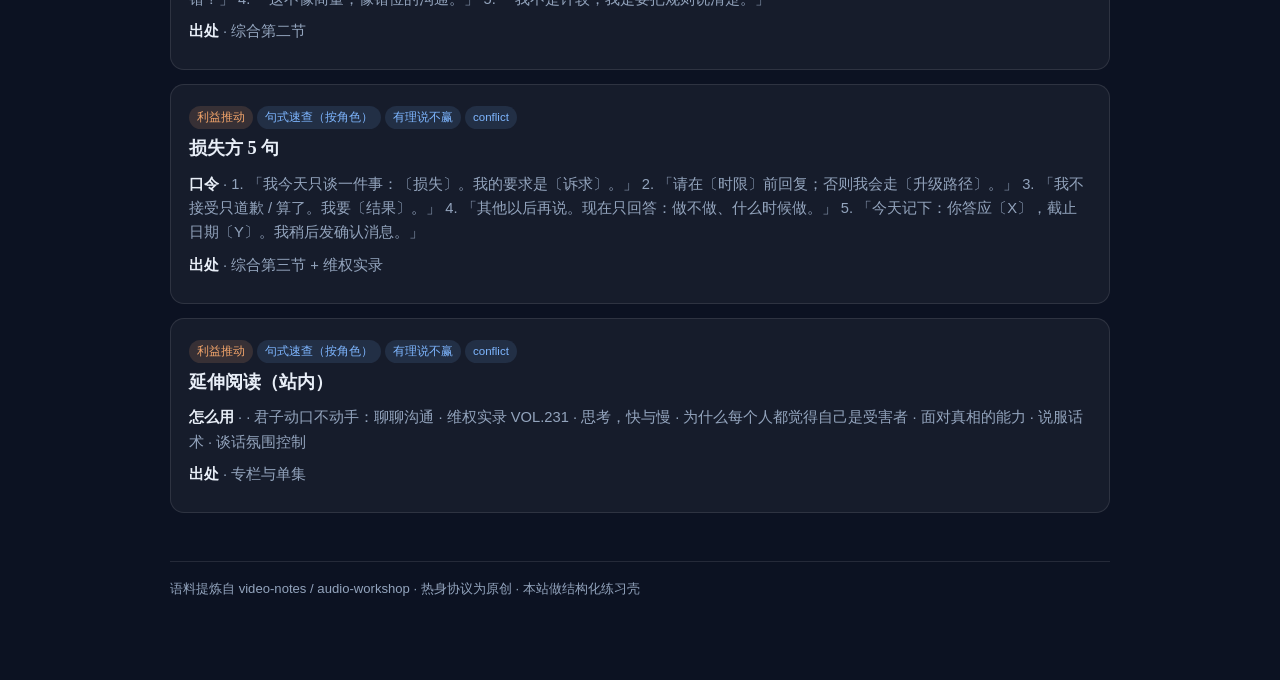
<file: docs/scenes/conflict.html>
<!DOCTYPE html>
<html lang="zh-CN">
<head>
<meta charset="UTF-8">
<meta name="viewport" content="width=device-width, initial-scale=1">
<title>处理冲突 · express-system</title>
<link rel="stylesheet" href="../assets/site.css">
</head>
<body>
<div class="wrap">
<nav class="top">
  <a class="brand" href="../index.html">express-system</a>
  <a class="" href="../index.html">首页</a>
  <a class="" href="../emotion/index.html">情绪</a>
  <a class="" href="../warmup/index.html">热身</a>
  <a class="active" href="index.html">场景</a>
  <a class="" href="../techniques/index.html">技巧</a>
</nav>

<header class="hero"><h1>处理冲突</h1><p>30 张可练卡片</p></header>
<div class="scene-nav"><a class="" href="small-talk.html">Small Talk</a><a class="" href="workplace.html">职场</a><a class="active" href="conflict.html">冲突</a><a class="" href="improv.html">即兴</a><a href="index.html">全部场景</a></div>
<input class="search" id="q" type="search" placeholder="搜索本场景…" autocomplete="off">
<h2 class="group-title">field <span class="meta">(6)</span></h2>
<article class="practice" id="hb-13" data-search="真诚拒绝 = 感谢 + 原因 + 余地 真诚拒绝 = 感谢 + 原因 + 余地 十万砍到八千也可以婉拒，不必撒谎。 「谢谢信任。这段时间档期不合适，以后有合适场次再喊我。」（不必编虚假借口） field 表达技巧手册 conflict">
  <div><span class="tag purpose">利益推动</span><span class="tag">field</span><span class="tag">表达技巧手册</span><span class="tag">conflict</span></div>
  <h3>真诚拒绝 = 感谢 + 原因 + 余地</h3>
  <div class="quote">十万砍到八千也可以婉拒，不必撒谎。</div>
  
  
  
  <div class="row"><b>口令</b> · 「谢谢信任。这段时间档期不合适，以后有合适场次再喊我。」（不必编虚假借口）</div>
  <div class="row"><b>出处</b> · <a href="https://czh55.github.io/audio-workshop/jundongkou_communication_ep250-总结.html" target="_blank" rel="noopener">不开玩笑 · 商演报价</a></div>
</article>
<article class="practice" id="hb-14" data-search="面恶心善的红利与成本 面恶心善的红利与成本 看上去不好沟通，谈完发现挺好说话——有惊喜感；但也可能「干了活没落好」。 知道自己类型：难拒绝者可借经纪人/第三方当坏人；表情管理不到位就事后补一句「其实没问题」。 field 表达技巧手册 conflict">
  <div><span class="tag purpose">利益推动</span><span class="tag">field</span><span class="tag">表达技巧手册</span><span class="tag">conflict</span></div>
  <h3>面恶心善的红利与成本</h3>
  <div class="quote">看上去不好沟通，谈完发现挺好说话——有惊喜感；但也可能「干了活没落好」。</div>
  
  <div class="row"><b>怎么用</b> · 知道自己类型：难拒绝者可借经纪人/第三方当坏人；表情管理不到位就事后补一句「其实没问题」。</div>
  
  
  <div class="row"><b>出处</b> · <a href="https://czh55.github.io/audio-workshop/jundongkou_communication_ep250-总结.html" target="_blank" rel="noopener">不开玩笑</a></div>
</article>
<article class="practice" id="hb-15" data-search="家人唠叨：表情回复，不辩经 家人唠叨：表情回复，不辩经 抱拳 / ok / 敬礼——完事了就挺好。 催婚转移话题；职业选择通气一次即可，不必征求同意；父母理财「不要介入别人因果」（除非对方主动求助且风险重大）。 field 表达技巧手册 conflict">
  <div><span class="tag purpose">情绪承接</span><span class="tag">field</span><span class="tag">表达技巧手册</span><span class="tag">conflict</span></div>
  <h3>家人唠叨：表情回复，不辩经</h3>
  <div class="quote">抱拳 / OK / 敬礼——完事了就挺好。</div>
  
  <div class="row"><b>怎么用</b> · 催婚转移话题；职业选择通气一次即可，不必征求同意；父母理财「不要介入别人因果」（除非对方主动求助且风险重大）。</div>
  
  
  <div class="row"><b>出处</b> · <a href="https://czh55.github.io/audio-workshop/jundongkou_communication_ep250-总结.html" target="_blank" rel="noopener">不开玩笑 · 嘉宁式回复</a></div>
</article>
<article class="practice" id="hb-16" data-search="先谈条件，再谈情绪 先谈条件，再谈情绪 被动攻击（问号、小阴阳）不如电话把事对齐。 文字容易阴阳；重要分歧改语音/当面，先对齐事实与诉求。完整句式见《有理说不赢》。 field 表达技巧手册 conflict">
  <div><span class="tag purpose">利益推动</span><span class="tag">field</span><span class="tag">表达技巧手册</span><span class="tag">conflict</span></div>
  <h3>先谈条件，再谈情绪</h3>
  <div class="quote">被动攻击（问号、小阴阳）不如电话把事对齐。</div>
  
  <div class="row"><b>怎么用</b> · 文字容易阴阳；重要分歧改语音/当面，先对齐事实与诉求。完整句式见《有理说不赢》。</div>
  
  
  <div class="row"><b>出处</b> · <a href="https://czh55.github.io/audio-workshop/有理说不赢-I人冲突与索赔手册.html" target="_blank" rel="noopener">有理说不赢 ← 不开玩笑</a></div>
</article>
<article class="practice" id="hb-17" data-search="维权表达：拒绝「算了」 维权表达：拒绝「算了」 不接受道歉，要求依法调查。 「我现在需要依法处理，不接受私下和解。」首次描述要极细，要求与对方分开陈述；拿受案回执。 field 表达技巧手册 conflict">
  <div><span class="tag purpose">利益推动</span><span class="tag">field</span><span class="tag">表达技巧手册</span><span class="tag">conflict</span></div>
  <h3>维权表达：拒绝「算了」</h3>
  <div class="quote">不接受道歉，要求依法调查。</div>
  
  
  
  <div class="row"><b>口令</b> · 「我现在需要依法处理，不接受私下和解。」首次描述要极细，要求与对方分开陈述；拿受案回执。</div>
  <div class="row"><b>出处</b> · <a href="https://czh55.github.io/audio-workshop/rights_protection_ep231-总结.html" target="_blank" rel="noopener">无所世事 · 维权实录 VOL.231</a></div>
</article>
<article class="practice" id="hb-18" data-search="觉察系统一：别被连贯故事带走 觉察系统一：别被连贯故事带走 人爱听故事因为连贯；连贯后就不愿追问真假。 争论或被说服时问：样本量够吗？缺了什么信息？把「好故事」与「可验证」分开——表达时自己也少用假因果。 field 表达技巧手册 conflict">
  <div><span class="tag purpose">关系维护</span><span class="tag">field</span><span class="tag">表达技巧手册</span><span class="tag">conflict</span></div>
  <h3>觉察系统一：别被连贯故事带走</h3>
  <div class="quote">人爱听故事因为连贯；连贯后就不愿追问真假。</div>
  
  <div class="row"><b>怎么用</b> · 争论或被说服时问：样本量够吗？缺了什么信息？把「好故事」与「可验证」分开——表达时自己也少用假因果。</div>
  
  
  <div class="row"><b>出处</b> · <a href="https://czh55.github.io/audio-workshop/thinking_fast_slow_brain-总结.html" target="_blank" rel="noopener">文化有限 · 思考，快与慢</a></div>
</article>
<h2 class="group-title">family <span class="meta">(3)</span></h2>
<article class="practice" id="hb-24" data-search="直接说想要什么 直接说想要什么 「如果你真的爱我，你应该知道我想要什么」——是恶性猜测游戏。 「我需要你……（具体行为），而不是猜。」对自己也适用：停止当情绪垃圾桶——「我可以听，但不负责你的人生决定。」 family 表达技巧手册 conflict">
  <div><span class="tag purpose">利益推动</span><span class="tag">family</span><span class="tag">表达技巧手册</span><span class="tag">conflict</span></div>
  <h3>直接说想要什么</h3>
  <div class="quote">「如果你真的爱我，你应该知道我想要什么」——是恶性猜测游戏。</div>
  
  
  
  <div class="row"><b>口令</b> · 「我需要你……（具体行为），而不是猜。」对自己也适用：停止当情绪垃圾桶——「我可以听，但不负责你的人生决定。」</div>
  <div class="row"><b>出处</b> · <a href="https://czh55.github.io/audio-workshop/yanwai_immature_parents-总结.html" target="_blank" rel="noopener">燕外之意 · 不成熟的父母</a></div>
</article>
<article class="practice" id="hb-25" data-search="观察命名 ≠ 背叛 观察命名 ≠ 背叛 认清是为了断循环，不是为了仇恨。 把感受写出来、跟可信第三方说——表达完成本身就是边界练习；不必在父母面前当场辩论胜利。 family 表达技巧手册 conflict">
  <div><span class="tag purpose">利益推动</span><span class="tag">family</span><span class="tag">表达技巧手册</span><span class="tag">conflict</span></div>
  <h3>观察命名 ≠ 背叛</h3>
  <div class="quote">认清是为了断循环，不是为了仇恨。</div>
  
  <div class="row"><b>怎么用</b> · 把感受写出来、跟可信第三方说——表达完成本身就是边界练习；不必在父母面前当场辩论胜利。</div>
  
  
  <div class="row"><b>出处</b> · <a href="https://czh55.github.io/audio-workshop/yanwai_immature_parents-总结.html" target="_blank" rel="noopener">燕外之意</a></div>
</article>
<article class="practice" id="hb-26" data-search="别用比惨代替表达 别用比惨代替表达 表达是为了被理解，还是为了道德安全？ 网上吵架论证「谁更惨」。承认创伤可以，但力量最终要自己赋予；结构性弱者优先保护 ≠ 竞争性自怜。 网上吵架论证「谁更惨」。承认创伤可以，但力量最终要自己赋予；结构性弱者优先保护 ≠ 竞争性自怜。 family 表达技巧手册 conflict">
  <div><span class="tag purpose">情绪承接</span><span class="tag">family</span><span class="tag">表达技巧手册</span><span class="tag">conflict</span></div>
  <h3>别用比惨代替表达</h3>
  <div class="quote">表达是为了被理解，还是为了道德安全？</div>
  
  <div class="row"><b>怎么用</b> · 网上吵架论证「谁更惨」。承认创伤可以，但力量最终要自己赋予；结构性弱者优先保护 ≠ 竞争性自怜。</div>
  <div class="row"><b>别做</b> · 网上吵架论证「谁更惨」。承认创伤可以，但力量最终要自己赋予；结构性弱者优先保护 ≠ 竞争性自怜。</div>
  
  <div class="row"><b>出处</b> · <a href="https://czh55.github.io/audio-workshop/rekoe_victim_mentality-总结.html" target="_blank" rel="noopener">热可可 · 为什么每个人都觉得自己是受害者</a></div>
</article>
<h2 class="group-title">认知纠偏：嘴上赢 ≠ 有理 <span class="meta">(3)</span></h2>
<article class="practice" id="conflict-claim-001" data-search="系统一陷阱 系统一陷阱 吵架现场几乎是系统一（快直觉、情绪、气势）在打；系统二（慢推理、证据、结构）来不及上场。 你明明有论据，但对方语速更快、打断更多，你越急越说不清——这不是你没理，是赛道错了。 认知纠偏：嘴上赢 ≠ 有理 有理说不赢 conflict">
  <div><span class="tag purpose">情绪承接</span><span class="tag">认知纠偏：嘴上赢 ≠ 有理</span><span class="tag">有理说不赢</span><span class="tag">conflict</span></div>
  <h3>系统一陷阱</h3>
  <div class="quote">吵架现场几乎是系统一（快直觉、情绪、气势）在打；系统二（慢推理、证据、结构）来不及上场。</div>
  
  <div class="row"><b>怎么用</b> · 你明明有论据，但对方语速更快、打断更多，你越急越说不清——这不是你没理，是赛道错了。</div>
  
  
  <div class="row"><b>出处</b> · <a href="https://czh55.github.io/audio-workshop/thinking_fast_slow_brain-总结.html" target="_blank" rel="noopener">文化有限 · 思考，快与慢</a></div>
</article>
<article class="practice" id="conflict-claim-002" data-search="别抢受害者资本 别抢受害者资本 比惨是道德不安全感的防御；表达应走向理解，而非控制的死循环。 对方用「我更惨 / 我才是受害者」抢道德制高点，你跟着比惨或自证「我也很委屈」——越吵越亏。 认知纠偏：嘴上赢 ≠ 有理 有理说不赢 conflict">
  <div><span class="tag purpose">情绪承接</span><span class="tag">认知纠偏：嘴上赢 ≠ 有理</span><span class="tag">有理说不赢</span><span class="tag">conflict</span></div>
  <h3>别抢受害者资本</h3>
  <div class="quote">比惨是道德不安全感的防御；表达应走向理解，而非控制的死循环。</div>
  
  <div class="row"><b>怎么用</b> · 对方用「我更惨 / 我才是受害者」抢道德制高点，你跟着比惨或自证「我也很委屈」——越吵越亏。</div>
  
  
  <div class="row"><b>出处</b> · <a href="https://czh55.github.io/audio-workshop/rekoe_victim_mentality-总结.html" target="_blank" rel="noopener">Rekoe · 为什么每个人都觉得自己是受害者</a></div>
</article>
<article class="practice" id="conflict-claim-003" data-search="面对真相 &gt; 当场自证 面对真相 &gt; 当场自证 自证往往源于不自信；面对真相才是动态成长的前提。真相是一切问题的钥匙。 被批评/被拒时拼命解释「我不是那样的人」，精力全耗在人设上，结果既没赢也没推进事。 认知纠偏：嘴上赢 ≠ 有理 有理说不赢 conflict">
  <div><span class="tag purpose">利益推动</span><span class="tag">认知纠偏：嘴上赢 ≠ 有理</span><span class="tag">有理说不赢</span><span class="tag">conflict</span></div>
  <h3>面对真相 &gt; 当场自证</h3>
  <div class="quote">自证往往源于不自信；面对真相才是动态成长的前提。真相是一切问题的钥匙。</div>
  
  <div class="row"><b>怎么用</b> · 被批评/被拒时拼命解释「我不是那样的人」，精力全耗在人设上，结果既没赢也没推进事。</div>
  
  
  <div class="row"><b>出处</b> · <a href="https://czh55.github.io/audio-workshop/jiangsida_zhenxiang_nengli-总结.html" target="_blank" rel="noopener">辩论小会 · 对谈姜思达：面对真相的能力</a></div>
</article>
<h2 class="group-title">被动方怎么守：别人先开火时 <span class="meta">(4)</span></h2>
<article class="practice" id="conflict-claim-004" data-search="写清楚胜过话术 写清楚胜过话术 不需要任何沟通技巧，全部写出来就行……想沟通就沟通，想不沟通就不沟通。 当面被连珠炮追问，脑子空白；或者对方用「发问号、小阴阳」做被动攻击。 「这个我现场说不清，晚上把三点写给你。」 / 「这不像商量，像错位的沟通，我们先回到平等再说。」 被动方怎么守：别人先开火时 有理说不赢 conflict">
  <div><span class="tag purpose">利益推动</span><span class="tag">被动方怎么守：别人先开火时</span><span class="tag">有理说不赢</span><span class="tag">conflict</span></div>
  <h3>写清楚胜过话术</h3>
  <div class="quote">不需要任何沟通技巧，全部写出来就行……想沟通就沟通，想不沟通就不沟通。</div>
  
  <div class="row"><b>怎么用</b> · 当面被连珠炮追问，脑子空白；或者对方用「发问号、小阴阳」做被动攻击。</div>
  
  <div class="row"><b>口令</b> · 「这个我现场说不清，晚上把三点写给你。」 / 「这不像商量，像错位的沟通，我们先回到平等再说。」</div>
  <div class="row"><b>出处</b> · <a href="https://czh55.github.io/audio-workshop/jundongkou_communication_ep250-总结.html" target="_blank" rel="noopener">不开玩笑 · 君子动口不动手：聊聊沟通</a></div>
</article>
<article class="practice" id="conflict-claim-005" data-search="用问题代替结论 用问题代替结论 结论是别人塞给你的，问题是自己长出来的。用提问代替论断，让对方自己展开，漏洞自己会露。 你不擅长「捉住别人漏斗」，对方却擅长甩锅、甩结论。 「你说的依据是什么？」 / 「如果我们按你的逻辑推到底，会变成什么？」 / 「你是要解决问题，还是要我认错？」 被动方怎么守：别人先开火时 有理说不赢 conflict">
  <div><span class="tag purpose">利益推动</span><span class="tag">被动方怎么守：别人先开火时</span><span class="tag">有理说不赢</span><span class="tag">conflict</span></div>
  <h3>用问题代替结论</h3>
  <div class="quote">结论是别人塞给你的，问题是自己长出来的。用提问代替论断，让对方自己展开，漏洞自己会露。</div>
  
  <div class="row"><b>怎么用</b> · 你不擅长「捉住别人漏斗」，对方却擅长甩锅、甩结论。</div>
  
  <div class="row"><b>口令</b> · 「你说的依据是什么？」 / 「如果我们按你的逻辑推到底，会变成什么？」 / 「你是要解决问题，还是要我认错？」</div>
  <div class="row"><b>出处</b> · <a href="https://czh55.github.io/audio-workshop/说服话术-从播客中学到的表达武器.html" target="_blank" rel="noopener">说服话术专栏 · 第六类（范来张口 / 不开玩笑 / Photo Reason 等）</a></div>
</article>
<article class="practice" id="conflict-claim-006" data-search="换坐标系 换坐标系 话术底层是话语主导权。把对方习惯的概念换成你的定义，争论的坐标系就换了。 对方用「你太计较 / 你小心眼」定调，你被迫在「是不是计较」上自证。 「我不是计较，我是要把规则说清楚，避免以后再吵。」 / 「那这就不是对错讨论了，是边界——我接受不了这个边界。」 被动方怎么守：别人先开火时 有理说不赢 conflict">
  <div><span class="tag purpose">利益推动</span><span class="tag">被动方怎么守：别人先开火时</span><span class="tag">有理说不赢</span><span class="tag">conflict</span></div>
  <h3>换坐标系</h3>
  <div class="quote">话术底层是话语主导权。把对方习惯的概念换成你的定义，争论的坐标系就换了。</div>
  
  <div class="row"><b>怎么用</b> · 对方用「你太计较 / 你小心眼」定调，你被迫在「是不是计较」上自证。</div>
  
  <div class="row"><b>口令</b> · 「我不是计较，我是要把规则说清楚，避免以后再吵。」 / 「那这就不是对错讨论了，是边界——我接受不了这个边界。」</div>
  <div class="row"><b>出处</b> · <a href="https://czh55.github.io/audio-workshop/说服话术-从播客中学到的表达武器.html" target="_blank" rel="noopener">说服话术专栏 · 第一类「不是 X，而是 Y」</a></div>
</article>
<article class="practice" id="conflict-claim-007" data-search="控制走向 控制走向 会聊天的人，都在偷偷调频：不是认输，是你来定节奏。 对话被对方情绪带跑，你跟着升温，最后只剩互相伤害。 「我们先停一下，我把事实理完再回。」 / 「我今天只谈一件事，其他以后再说。」 被动方怎么守：别人先开火时 有理说不赢 conflict">
  <div><span class="tag purpose">情绪承接</span><span class="tag">被动方怎么守：别人先开火时</span><span class="tag">有理说不赢</span><span class="tag">conflict</span></div>
  <h3>控制走向</h3>
  <div class="quote">会聊天的人，都在偷偷调频：不是认输，是你来定节奏。</div>
  
  <div class="row"><b>怎么用</b> · 对话被对方情绪带跑，你跟着升温，最后只剩互相伤害。</div>
  
  <div class="row"><b>口令</b> · 「我们先停一下，我把事实理完再回。」 / 「我今天只谈一件事，其他以后再说。」</div>
  <div class="row"><b>出处</b> · <a href="https://czh55.github.io/audio-workshop/谈话氛围控制-从播客中学到的对话调频.html" target="_blank" rel="noopener">谈话氛围控制专栏 · 控制走向 / 自嘲软化</a></div>
</article>
<h2 class="group-title">损失方怎么攻：你要主动理论时 <span class="meta">(4)</span></h2>
<article class="practice" id="conflict-claim-008" data-search="开口前三件事 开口前三件事 没有「下一步」，你就不是在理论，是在求对方良心发现——i 人最容易在这里吃亏。 纸上写死：①事实与证据 ②明确诉求（一个数字/动作）③对方不答应时的升级路径。 损失方怎么攻：你要主动理论时 有理说不赢 conflict">
  <div><span class="tag purpose">利益推动</span><span class="tag">损失方怎么攻：你要主动理论时</span><span class="tag">有理说不赢</span><span class="tag">conflict</span></div>
  <h3>开口前三件事</h3>
  <div class="quote">没有「下一步」，你就不是在理论，是在求对方良心发现——I 人最容易在这里吃亏。</div>
  
  <div class="row"><b>怎么用</b> · 纸上写死：①事实与证据 ②明确诉求（一个数字/动作）③对方不答应时的升级路径。</div>
  
  
  <div class="row"><b>出处</b> · 综合：沟通篇 + 维权篇 + 说服话术</div>
</article>
<article class="practice" id="conflict-claim-009" data-search="索赔四步脚本 索赔四步脚本 顺序固定：点名损失 → 钉责任 → 提诉求与时限 → 说明升级路径。 能发消息就发消息；必须当面，也先把这四句背熟。邀约时可声明「约 15 分钟，不是吵架」。 「关于〔事实〕，我这边损失是〔结果/金额〕。责任在〔对方行为〕。 我的要求是：〔具体诉求〕，请在〔时间〕前回复。 若无法处理，我会走〔文字留痕 / 平台投诉 / 法务 / 报警〕。」 损失方怎么攻：你要主动理论时 有理说不赢 conflict">
  <div><span class="tag purpose">利益推动</span><span class="tag">损失方怎么攻：你要主动理论时</span><span class="tag">有理说不赢</span><span class="tag">conflict</span></div>
  <h3>索赔四步脚本</h3>
  <div class="quote">顺序固定：点名损失 → 钉责任 → 提诉求与时限 → 说明升级路径。</div>
  
  <div class="row"><b>怎么用</b> · 能发消息就发消息；必须当面，也先把这四句背熟。邀约时可声明「约 15 分钟，不是吵架」。</div>
  
  <div class="row"><b>口令</b> · 「关于〔事实〕，我这边损失是〔结果/金额〕。责任在〔对方行为〕。 我的要求是：〔具体诉求〕，请在〔时间〕前回复。 若无法处理，我会走〔文字留痕 / 平台投诉 / 法务 / 报警〕。」</div>
  <div class="row"><b>出处</b> · 综合：维权实录的「拒绝算了」结构 + 沟通篇「先谈条件」</div>
</article>
<article class="practice" id="conflict-claim-010" data-search="对方四招反杀 对方四招反杀 我不接受道歉，我需要调查。你只要觉得不能过，天王老子来了也不能过。 「如果吃亏的是你自己/你家人，你还会说算了吗？」——打掉劝退，球踢回诉求。 损失方怎么攻：你要主动理论时 有理说不赢 conflict">
  <div><span class="tag purpose">利益推动</span><span class="tag">损失方怎么攻：你要主动理论时</span><span class="tag">有理说不赢</span><span class="tag">conflict</span></div>
  <h3>对方四招反杀</h3>
  <div class="quote">我不接受道歉，我需要调查。你只要觉得不能过，天王老子来了也不能过。</div>
  
  
  
  <div class="row"><b>口令</b> · 「如果吃亏的是你自己/你家人，你还会说算了吗？」——打掉劝退，球踢回诉求。</div>
  <div class="row"><b>出处</b> · <a href="https://czh55.github.io/audio-workshop/rights_protection_ep231-总结.html" target="_blank" rel="noopener">无所世事 · 维权实录 VOL.231 结构迁移到民事/职场</a></div>
</article>
<article class="practice" id="conflict-claim-011" data-search="判断能不能谈 判断能不能谈 发票已经开好了，到这个结果，就不是沟通技巧可以解决了。 对方还能谈 → a 为主、b 备好；对方已摆烂 → 少耗口舌，直接上 c（催告/合同/坏账策略）。 损失方怎么攻：你要主动理论时 有理说不赢 conflict">
  <div><span class="tag purpose">利益推动</span><span class="tag">损失方怎么攻：你要主动理论时</span><span class="tag">有理说不赢</span><span class="tag">conflict</span></div>
  <h3>判断能不能谈</h3>
  <div class="quote">发票已经开好了，到这个结果，就不是沟通技巧可以解决了。</div>
  
  <div class="row"><b>怎么用</b> · 对方还能谈 → A 为主、B 备好；对方已摆烂 → 少耗口舌，直接上 C（催告/合同/坏账策略）。</div>
  
  
  <div class="row"><b>出处</b> · <a href="https://czh55.github.io/audio-workshop/jundongkou_communication_ep250-总结.html" target="_blank" rel="noopener">不开玩笑 · 沟通「方法边界」表</a></div>
</article>
<h2 class="group-title">分情况：职场压话术与合作谈钱 <span class="meta">(3)</span></h2>
<article class="practice" id="conflict-claim-012" data-search="先小人后君子 先小人后君子 这个活多少钱，你看你有没有意愿——而不是「我这有个活你有时间」。 合作邀约不谈钱；干完才发现冠军价比一轮游还低；你不好意思先问。 「方便先把预算和交付写清楚吗？我按这个评估能不能接。」 分情况：职场压话术与合作谈钱 有理说不赢 conflict">
  <div><span class="tag purpose">利益推动</span><span class="tag">分情况：职场压话术与合作谈钱</span><span class="tag">有理说不赢</span><span class="tag">conflict</span></div>
  <h3>先小人后君子</h3>
  <div class="quote">这个活多少钱，你看你有没有意愿——而不是「我这有个活你有时间」。</div>
  
  <div class="row"><b>怎么用</b> · 合作邀约不谈钱；干完才发现冠军价比一轮游还低；你不好意思先问。</div>
  
  <div class="row"><b>口令</b> · 「方便先把预算和交付写清楚吗？我按这个评估能不能接。」</div>
  <div class="row"><b>出处</b> · <a href="https://czh55.github.io/audio-workshop/jundongkou_communication_ep250-总结.html" target="_blank" rel="noopener">不开玩笑 / 说服话术</a></div>
</article>
<article class="practice" id="conflict-claim-013" data-search="点破「给你个机会」 点破「给你个机会」 明明是你想让我帮你办事，但你说的好像是我再给你一个机会——那种不平等或错位的沟通，我就很讨厌。 职场请你加班/白干，话术包装成「给你机会露脸」。 「如果是请我帮忙，我们按帮忙谈；如果是正式任务，我们按职责和报酬谈。」 分情况：职场压话术与合作谈钱 有理说不赢 conflict">
  <div><span class="tag purpose">利益推动</span><span class="tag">分情况：职场压话术与合作谈钱</span><span class="tag">有理说不赢</span><span class="tag">conflict</span></div>
  <h3>点破「给你个机会」</h3>
  <div class="quote">明明是你想让我帮你办事，但你说的好像是我再给你一个机会——那种不平等或错位的沟通，我就很讨厌。</div>
  
  <div class="row"><b>怎么用</b> · 职场请你加班/白干，话术包装成「给你机会露脸」。</div>
  
  <div class="row"><b>口令</b> · 「如果是请我帮忙，我们按帮忙谈；如果是正式任务，我们按职责和报酬谈。」</div>
  <div class="row"><b>出处</b> · <a href="https://czh55.github.io/audio-workshop/说服话术-从播客中学到的表达武器.html" target="_blank" rel="noopener">说服话术 · 不开玩笑「不平等的沟通」</a></div>
</article>
<article class="practice" id="conflict-claim-014" data-search="面恶心善红利 面恶心善红利 看上去不好沟通，反而能天然拒绝无理要求；吃亏的往往是「干了活还没落好」的好人。 你看起来好说话，别人默认你会答应；事后又埋怨你「怎么不早说」。 「这次做不到〔x〕，原因是〔y〕。如果改成〔替代方案〕我可以。」 分情况：职场压话术与合作谈钱 有理说不赢 conflict">
  <div><span class="tag purpose">利益推动</span><span class="tag">分情况：职场压话术与合作谈钱</span><span class="tag">有理说不赢</span><span class="tag">conflict</span></div>
  <h3>面恶心善红利</h3>
  <div class="quote">看上去不好沟通，反而能天然拒绝无理要求；吃亏的往往是「干了活还没落好」的好人。</div>
  
  <div class="row"><b>怎么用</b> · 你看起来好说话，别人默认你会答应；事后又埋怨你「怎么不早说」。</div>
  
  <div class="row"><b>口令</b> · 「这次做不到〔X〕，原因是〔Y〕。如果改成〔替代方案〕我可以。」</div>
  <div class="row"><b>出处</b> · <a href="https://czh55.github.io/audio-workshop/jundongkou_communication_ep250-总结.html" target="_blank" rel="noopener">不开玩笑 · 面恶心善 vs 嘴硬耳根软</a></div>
</article>
<h2 class="group-title">分情况：明确被侵害（损失方最硬案例） <span class="meta">(1)</span></h2>
<article class="practice" id="conflict-claim-015" data-search="拒绝算了 拒绝算了 律师说：我们是受害者，我们有什么好怕的。犯罪的人是他。 当场喝止并尽量公共场域说清事实 → 报警 → 第一次描述定调（时间线要细）→ 拒绝调解式道歉 → 拿受案回执 → 笔录逐字确认 → 知识武装（查清法律要件）。 「我不接受道歉，我需要依法调查 / 按流程处理。」 分情况：明确被侵害（损失方最硬案例） 有理说不赢 conflict">
  <div><span class="tag purpose">利益推动</span><span class="tag">分情况：明确被侵害（损失方最硬案例）</span><span class="tag">有理说不赢</span><span class="tag">conflict</span></div>
  <h3>拒绝算了</h3>
  <div class="quote">律师说：我们是受害者，我们有什么好怕的。犯罪的人是他。</div>
  
  <div class="row"><b>怎么用</b> · 当场喝止并尽量公共场域说清事实 → 报警 → 第一次描述定调（时间线要细）→ 拒绝调解式道歉 → 拿受案回执 → 笔录逐字确认 → 知识武装（查清法律要件）。</div>
  
  <div class="row"><b>口令</b> · 「我不接受道歉，我需要依法调查 / 按流程处理。」</div>
  <div class="row"><b>出处</b> · <a href="https://czh55.github.io/audio-workshop/rights_protection_ep231-总结.html" target="_blank" rel="noopener">无所世事 · 别再劝我算了！维权实录 VOL.231</a></div>
</article>
<h2 class="group-title">分情况：家庭与情绪战 <span class="meta">(3)</span></h2>
<article class="practice" id="conflict-claim-016" data-search="催婚/唠叨：不辩经 催婚/唠叨：不辩经 我妈给我发啥，我要么这个（表情），要么这个……完事了就，挺好。怎么说都是说不通的。 父母催婚、职业质疑、重复叮嘱——你越解释越被消耗。 「我知道了。」（停） / 「这事我自己有安排，有进展会告诉你们。」 分情况：家庭与情绪战 有理说不赢 conflict">
  <div><span class="tag purpose">情绪承接</span><span class="tag">分情况：家庭与情绪战</span><span class="tag">有理说不赢</span><span class="tag">conflict</span></div>
  <h3>催婚/唠叨：不辩经</h3>
  <div class="quote">我妈给我发啥，我要么这个（表情），要么这个……完事了就，挺好。怎么说都是说不通的。</div>
  
  <div class="row"><b>怎么用</b> · 父母催婚、职业质疑、重复叮嘱——你越解释越被消耗。</div>
  
  <div class="row"><b>口令</b> · 「我知道了。」（停） / 「这事我自己有安排，有进展会告诉你们。」</div>
  <div class="row"><b>出处</b> · <a href="https://czh55.github.io/audio-workshop/jundongkou_communication_ep250-总结.html" target="_blank" rel="noopener">不开玩笑 · 嘉宁式回复 / 催婚死胡同</a></div>
</article>
<article class="practice" id="conflict-claim-017" data-search="原生家庭比惨 原生家庭比惨 若对方只能比惨，不必期待其道歉能力，把表达重心转向自我理解而非改变对方。 你谈创伤，对方立刻「我为你付出这么多」——进入「我更惨」死循环。 分情况：家庭与情绪战 有理说不赢 conflict">
  <div><span class="tag purpose">情绪承接</span><span class="tag">分情况：家庭与情绪战</span><span class="tag">有理说不赢</span><span class="tag">conflict</span></div>
  <h3>原生家庭比惨</h3>
  <div class="quote">若对方只能比惨，不必期待其道歉能力，把表达重心转向自我理解而非改变对方。</div>
  
  <div class="row"><b>怎么用</b> · 你谈创伤，对方立刻「我为你付出这么多」——进入「我更惨」死循环。</div>
  
  
  <div class="row"><b>出处</b> · <a href="https://czh55.github.io/audio-workshop/rekoe_victim_mentality-总结.html" target="_blank" rel="noopener">Rekoe · 受害者心态</a></div>
</article>
<article class="practice" id="conflict-claim-018" data-search="亲密关系冲突 亲密关系冲突 表达是防御的结束，而非开始。先说感受与需求，再谈事实；比惨局直接停。 「我现在的感受是……我需要的是……关于事实，我看到的是……你愿不愿意一起解决？」 若对方只攻击：「我们先停 20 分钟，冷静后再谈诉求。」 分情况：家庭与情绪战 有理说不赢 conflict">
  <div><span class="tag purpose">利益推动</span><span class="tag">分情况：家庭与情绪战</span><span class="tag">有理说不赢</span><span class="tag">conflict</span></div>
  <h3>亲密关系冲突</h3>
  <div class="quote">表达是防御的结束，而非开始。先说感受与需求，再谈事实；比惨局直接停。</div>
  
  
  
  <div class="row"><b>口令</b> · 「我现在的感受是……我需要的是……关于事实，我看到的是……你愿不愿意一起解决？」 若对方只攻击：「我们先停 20 分钟，冷静后再谈诉求。」</div>
  <div class="row"><b>出处</b> · 综合：氛围控制「共情接住」+ 受害者心态「表达完成」</div>
</article>
<h2 class="group-title">句式速查（按角色） <span class="meta">(3)</span></h2>
<article class="practice" id="conflict-claim-019" data-search="被动方 5 句 被动方 5 句 1. 「这个我现场说不清，晚上把三点写给你。」 2. 「你说的依据是什么？事实还是感觉？」 3. 「你是要解决问题，还是要我认错？」 4. 「这不像商量，像错位的沟通。」 5. 「我不是计较，我是要把规则说清楚。」 句式速查（按角色） 有理说不赢 conflict">
  <div><span class="tag purpose">利益推动</span><span class="tag">句式速查（按角色）</span><span class="tag">有理说不赢</span><span class="tag">conflict</span></div>
  <h3>被动方 5 句</h3>
  
  
  
  
  <div class="row"><b>口令</b> · 1. 「这个我现场说不清，晚上把三点写给你。」 2. 「你说的依据是什么？事实还是感觉？」 3. 「你是要解决问题，还是要我认错？」 4. 「这不像商量，像错位的沟通。」 5. 「我不是计较，我是要把规则说清楚。」</div>
  <div class="row"><b>出处</b> · 综合第二节</div>
</article>
<article class="practice" id="conflict-claim-020" data-search="损失方 5 句 损失方 5 句 1. 「我今天只谈一件事：〔损失〕。我的要求是〔诉求〕。」 2. 「请在〔时限〕前回复；否则我会走〔升级路径〕。」 3. 「我不接受只道歉 / 算了。我要〔结果〕。」 4. 「其他以后再说。现在只回答：做不做、什么时候做。」 5. 「今天记下：你答应〔x〕，截止日期〔y〕。我稍后发确认消息。」 句式速查（按角色） 有理说不赢 conflict">
  <div><span class="tag purpose">利益推动</span><span class="tag">句式速查（按角色）</span><span class="tag">有理说不赢</span><span class="tag">conflict</span></div>
  <h3>损失方 5 句</h3>
  
  
  
  
  <div class="row"><b>口令</b> · 1. 「我今天只谈一件事：〔损失〕。我的要求是〔诉求〕。」 2. 「请在〔时限〕前回复；否则我会走〔升级路径〕。」 3. 「我不接受只道歉 / 算了。我要〔结果〕。」 4. 「其他以后再说。现在只回答：做不做、什么时候做。」 5. 「今天记下：你答应〔X〕，截止日期〔Y〕。我稍后发确认消息。」</div>
  <div class="row"><b>出处</b> · 综合第三节 + 维权实录</div>
</article>
<article class="practice" id="conflict-claim-021" data-search="延伸阅读（站内） 延伸阅读（站内） · 君子动口不动手：聊聊沟通 · 维权实录 vol.231 · 思考，快与慢 · 为什么每个人都觉得自己是受害者 · 面对真相的能力 · 说服话术 · 谈话氛围控制 句式速查（按角色） 有理说不赢 conflict">
  <div><span class="tag purpose">利益推动</span><span class="tag">句式速查（按角色）</span><span class="tag">有理说不赢</span><span class="tag">conflict</span></div>
  <h3>延伸阅读（站内）</h3>
  
  
  <div class="row"><b>怎么用</b> · · 君子动口不动手：聊聊沟通 · 维权实录 VOL.231 · 思考，快与慢 · 为什么每个人都觉得自己是受害者 · 面对真相的能力 · 说服话术 · 谈话氛围控制</div>
  
  
  <div class="row"><b>出处</b> · 专栏与单集</div>
</article>
<script>
(function(){
  var box = document.getElementById('q');
  if (!box) return;
  box.addEventListener('input', function(){
    var q = box.value.trim().toLowerCase();
    document.querySelectorAll('.practice[data-search]').forEach(function(el){
      var hay = el.getAttribute('data-search') || '';
      el.style.display = (!q || hay.indexOf(q) !== -1) ? '' : 'none';
    });
  });
})();
</script>
<footer>语料提炼自 video-notes / audio-workshop · 热身协议为原创 · 本站做结构化练习壳</footer>
</div>
</body>
</html>
</file>
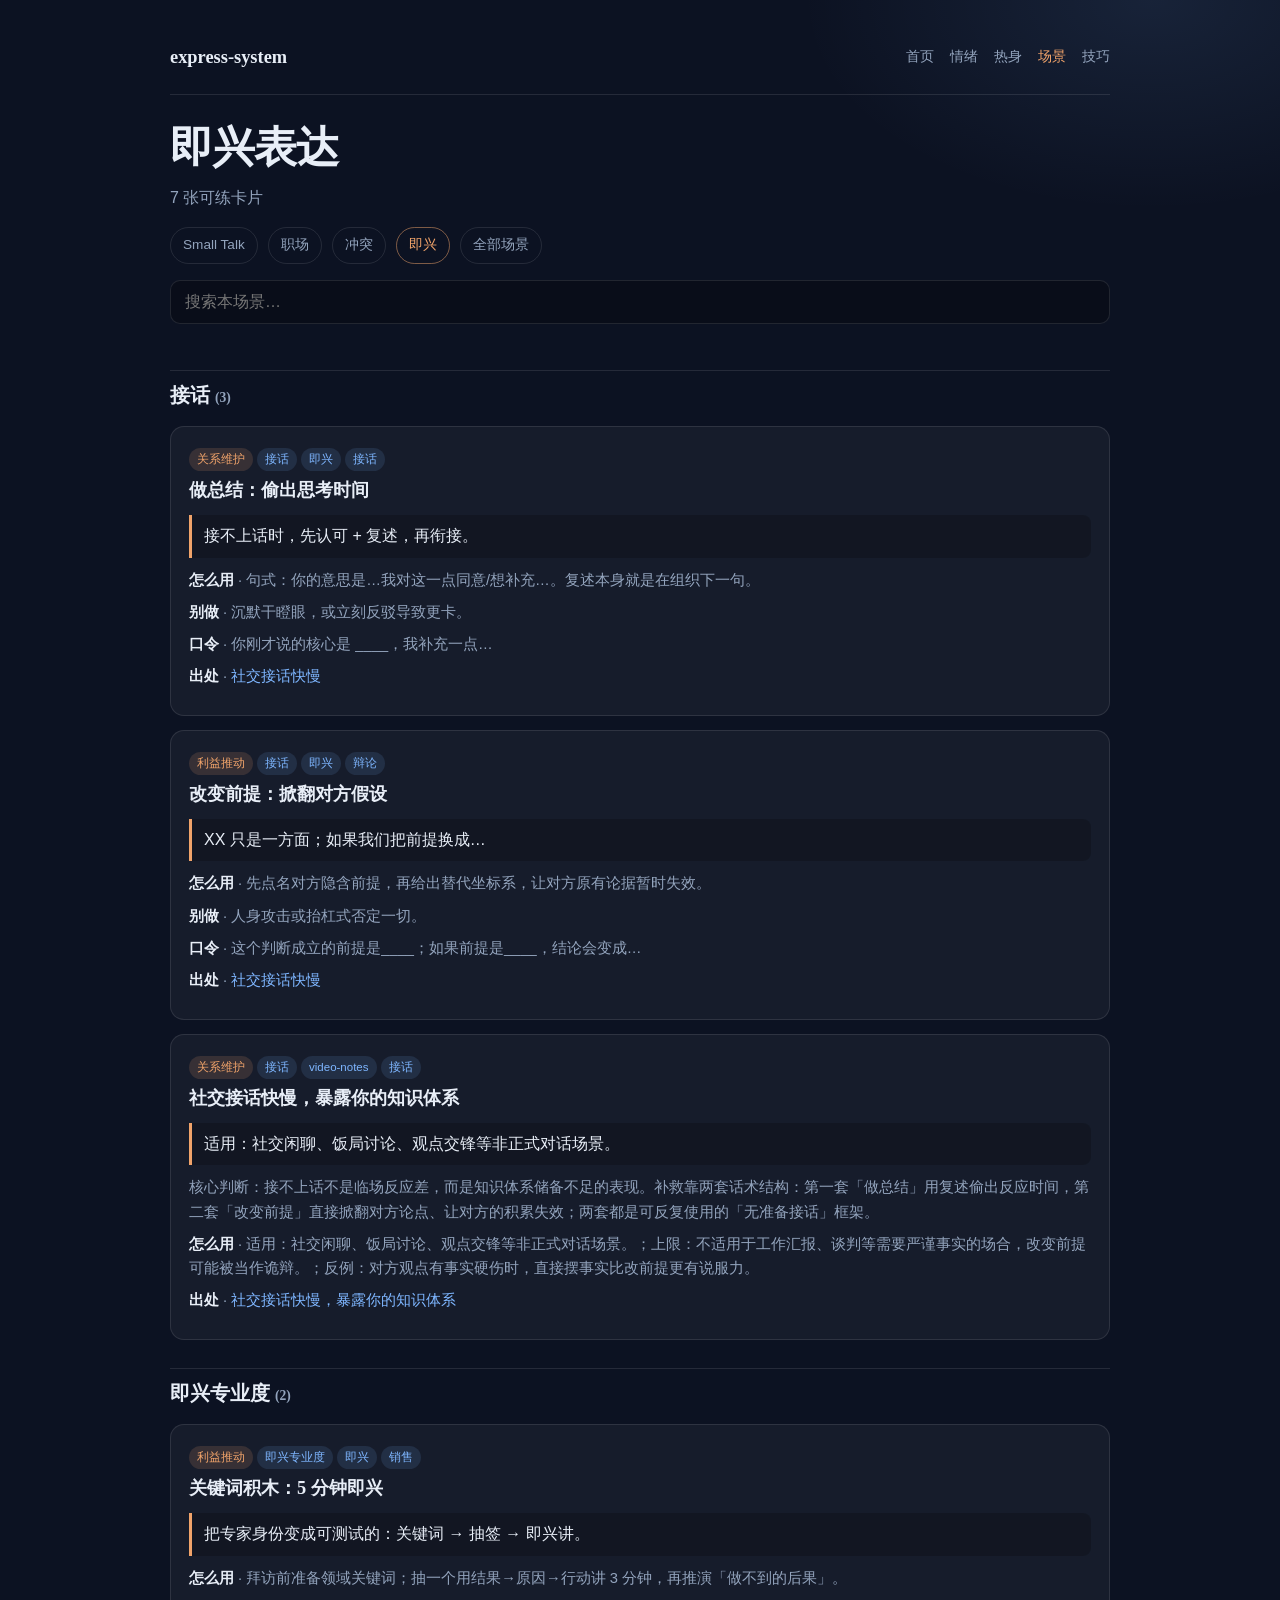
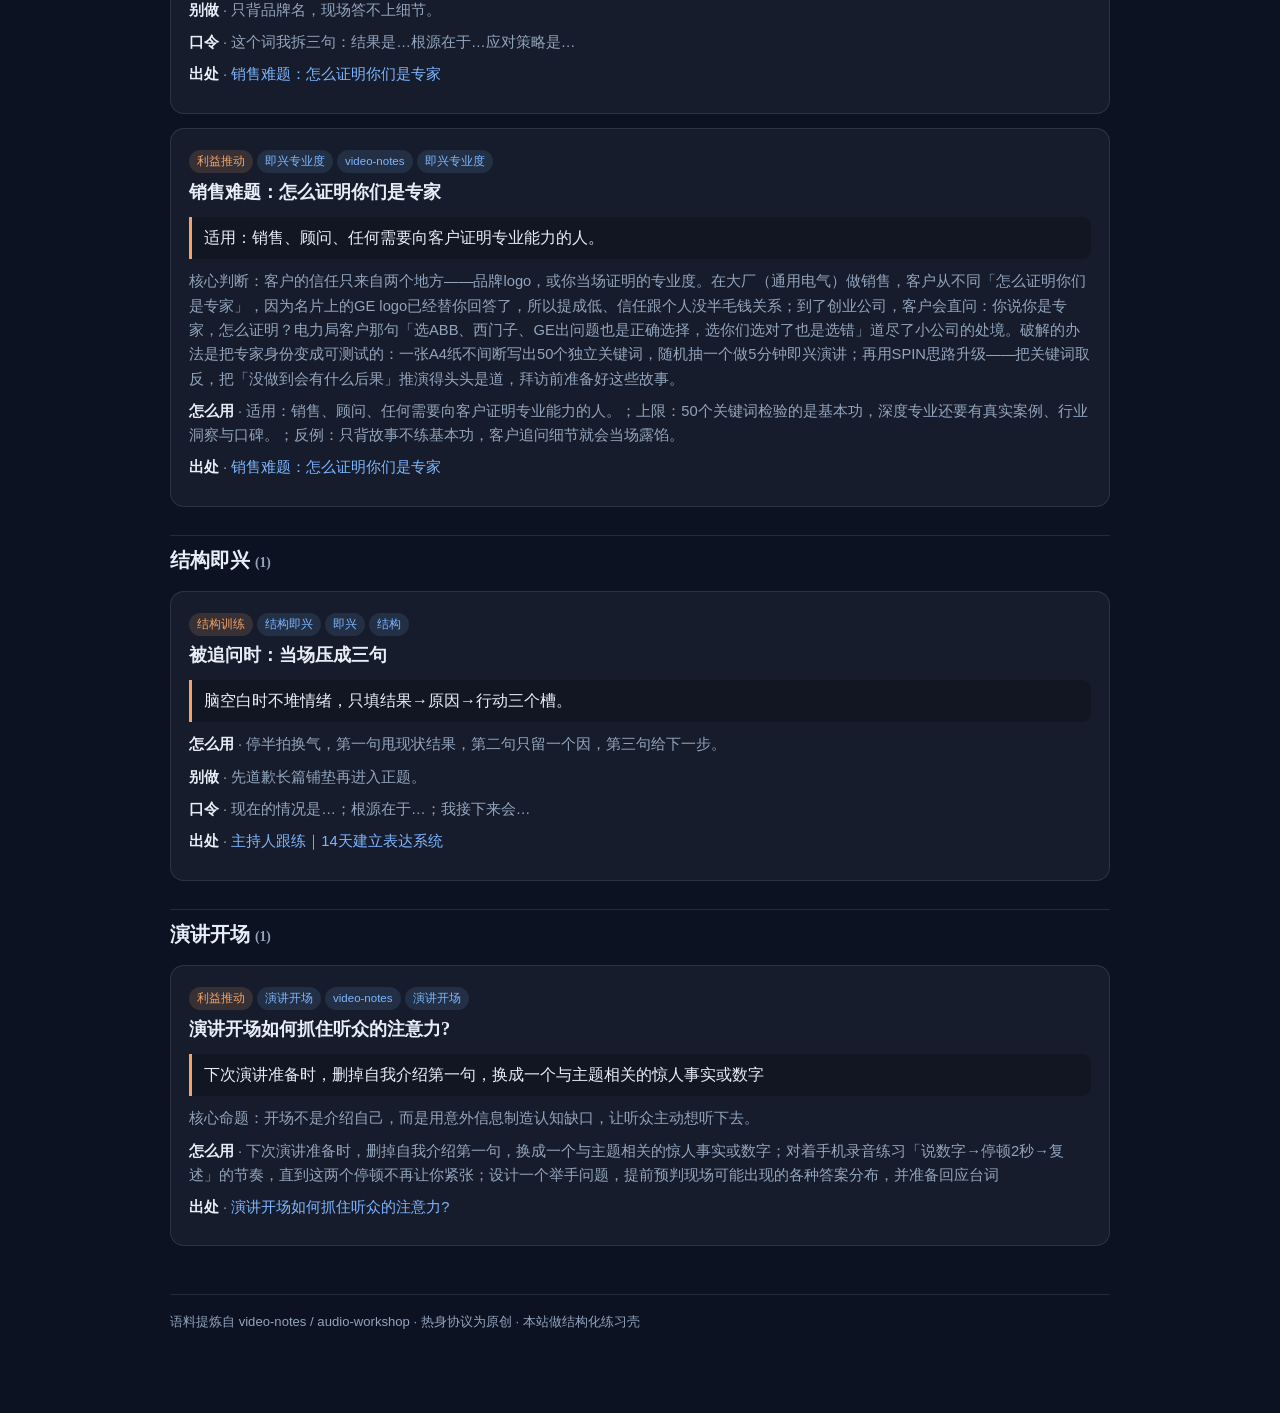
<file: docs/scenes/improv.html>
<!DOCTYPE html>
<html lang="zh-CN">
<head>
<meta charset="UTF-8">
<meta name="viewport" content="width=device-width, initial-scale=1">
<title>即兴表达 · express-system</title>
<link rel="stylesheet" href="../assets/site.css">
</head>
<body>
<div class="wrap">
<nav class="top">
  <a class="brand" href="../index.html">express-system</a>
  <a class="" href="../index.html">首页</a>
  <a class="" href="../emotion/index.html">情绪</a>
  <a class="" href="../warmup/index.html">热身</a>
  <a class="active" href="index.html">场景</a>
  <a class="" href="../techniques/index.html">技巧</a>
</nav>

<header class="hero"><h1>即兴表达</h1><p>7 张可练卡片</p></header>
<div class="scene-nav"><a class="" href="small-talk.html">Small Talk</a><a class="" href="workplace.html">职场</a><a class="" href="conflict.html">冲突</a><a class="active" href="improv.html">即兴</a><a href="index.html">全部场景</a></div>
<input class="search" id="q" type="search" placeholder="搜索本场景…" autocomplete="off">
<h2 class="group-title">接话 <span class="meta">(3)</span></h2>
<article class="practice" id="improv-summary-steal-time" data-search="做总结：偷出思考时间 无准备接话 接不上话时，先认可 + 复述，再衔接。 句式：你的意思是…我对这一点同意/想补充…。复述本身就是在组织下一句。 沉默干瞪眼，或立刻反驳导致更卡。 你刚才说的核心是 ____，我补充一点… 接话 即兴 接话">
  <div><span class="tag purpose">关系维护</span><span class="tag">接话</span><span class="tag">即兴</span><span class="tag">接话</span></div>
  <h3>做总结：偷出思考时间</h3>
  <div class="quote">接不上话时，先认可 + 复述，再衔接。</div>
  
  <div class="row"><b>怎么用</b> · 句式：你的意思是…我对这一点同意/想补充…。复述本身就是在组织下一句。</div>
  <div class="row"><b>别做</b> · 沉默干瞪眼，或立刻反驳导致更卡。</div>
  <div class="row"><b>口令</b> · 你刚才说的核心是 ____，我补充一点…</div>
  <div class="row"><b>出处</b> · <a href="https://czh55.github.io/video-notes/quick-respond-conversation-图文实录.html" target="_blank" rel="noopener">社交接话快慢</a></div>
</article>
<article class="practice" id="improv-change-premise" data-search="改变前提：掀翻对方假设 进阶接话 xx 只是一方面；如果我们把前提换成… 先点名对方隐含前提，再给出替代坐标系，让对方原有论据暂时失效。 人身攻击或抬杠式否定一切。 这个判断成立的前提是____；如果前提是____，结论会变成… 接话 即兴 辩论">
  <div><span class="tag purpose">利益推动</span><span class="tag">接话</span><span class="tag">即兴</span><span class="tag">辩论</span></div>
  <h3>改变前提：掀翻对方假设</h3>
  <div class="quote">XX 只是一方面；如果我们把前提换成…</div>
  
  <div class="row"><b>怎么用</b> · 先点名对方隐含前提，再给出替代坐标系，让对方原有论据暂时失效。</div>
  <div class="row"><b>别做</b> · 人身攻击或抬杠式否定一切。</div>
  <div class="row"><b>口令</b> · 这个判断成立的前提是____；如果前提是____，结论会变成…</div>
  <div class="row"><b>出处</b> · <a href="https://czh55.github.io/video-notes/quick-respond-conversation-图文实录.html" target="_blank" rel="noopener">社交接话快慢</a></div>
</article>
<article class="practice" id="vn-quick-respond-conversation" data-search="社交接话快慢，暴露你的知识体系 接话 适用：社交闲聊、饭局讨论、观点交锋等非正式对话场景。 适用：社交闲聊、饭局讨论、观点交锋等非正式对话场景。；上限：不适用于工作汇报、谈判等需要严谨事实的场合，改变前提可能被当作诡辩。；反例：对方观点有事实硬伤时，直接摆事实比改前提更有说服力。 核心判断：接不上话不是临场反应差，而是知识体系储备不足的表现。补救靠两套话术结构：第一套「做总结」用复述偷出反应时间，第二套「改变前提」直接掀翻对方论点、让对方的积累失效；两套都是可反复使用的「无准备接话」框架。 接话 video-notes 接话">
  <div><span class="tag purpose">关系维护</span><span class="tag">接话</span><span class="tag">video-notes</span><span class="tag">接话</span></div>
  <h3>社交接话快慢，暴露你的知识体系</h3>
  <div class="quote">适用：社交闲聊、饭局讨论、观点交锋等非正式对话场景。</div>
  <div class="row">核心判断：接不上话不是临场反应差，而是知识体系储备不足的表现。补救靠两套话术结构：第一套「做总结」用复述偷出反应时间，第二套「改变前提」直接掀翻对方论点、让对方的积累失效；两套都是可反复使用的「无准备接话」框架。</div>
  <div class="row"><b>怎么用</b> · 适用：社交闲聊、饭局讨论、观点交锋等非正式对话场景。；上限：不适用于工作汇报、谈判等需要严谨事实的场合，改变前提可能被当作诡辩。；反例：对方观点有事实硬伤时，直接摆事实比改前提更有说服力。</div>
  
  
  <div class="row"><b>出处</b> · <a href="https://czh55.github.io/video-notes/quick-respond-conversation-图文实录.html" target="_blank" rel="noopener">社交接话快慢，暴露你的知识体系</a></div>
</article>
<h2 class="group-title">即兴专业度 <span class="meta">(2)</span></h2>
<article class="practice" id="improv-keyword-speech" data-search="关键词积木：5 分钟即兴 专家证明 把专家身份变成可测试的：关键词 → 抽签 → 即兴讲。 拜访前准备领域关键词；抽一个用结果→原因→行动讲 3 分钟，再推演「做不到的后果」。 只背品牌名，现场答不上细节。 这个词我拆三句：结果是…根源在于…应对策略是… 即兴专业度 即兴 销售">
  <div><span class="tag purpose">利益推动</span><span class="tag">即兴专业度</span><span class="tag">即兴</span><span class="tag">销售</span></div>
  <h3>关键词积木：5 分钟即兴</h3>
  <div class="quote">把专家身份变成可测试的：关键词 → 抽签 → 即兴讲。</div>
  
  <div class="row"><b>怎么用</b> · 拜访前准备领域关键词；抽一个用结果→原因→行动讲 3 分钟，再推演「做不到的后果」。</div>
  <div class="row"><b>别做</b> · 只背品牌名，现场答不上细节。</div>
  <div class="row"><b>口令</b> · 这个词我拆三句：结果是…根源在于…应对策略是…</div>
  <div class="row"><b>出处</b> · <a href="https://czh55.github.io/video-notes/prove-expert-sales-图文实录.html" target="_blank" rel="noopener">销售难题：怎么证明你们是专家</a></div>
</article>
<article class="practice" id="vn-prove-expert-sales" data-search="销售难题：怎么证明你们是专家 即兴专业度 适用：销售、顾问、任何需要向客户证明专业能力的人。 适用：销售、顾问、任何需要向客户证明专业能力的人。；上限：50个关键词检验的是基本功，深度专业还要有真实案例、行业洞察与口碑。；反例：只背故事不练基本功，客户追问细节就会当场露馅。 核心判断：客户的信任只来自两个地方——品牌logo，或你当场证明的专业度。在大厂（通用电气）做销售，客户从不同「怎么证明你们是专家」，因为名片上的ge logo已经替你回答了，所以提成低、信任跟个人没半毛钱关系；到了创业公司，客户会直问：你说你是专家，怎么证明？电力局客户那句「选abb、西门子、ge出问题也是正确选择，选你们选对了也是选错」道尽了小公司的处境。破解的办法是把专家身份变成可测试的：一张a4纸不间断写出50个独立关键词，随机抽一个做5分钟即兴演讲；再用spin思路升级——把关键词取反，把「没做到会有什么后果」推演得头头是道，拜访前准备好这些故事。 即兴专业度 video-notes 即兴专业度">
  <div><span class="tag purpose">利益推动</span><span class="tag">即兴专业度</span><span class="tag">video-notes</span><span class="tag">即兴专业度</span></div>
  <h3>销售难题：怎么证明你们是专家</h3>
  <div class="quote">适用：销售、顾问、任何需要向客户证明专业能力的人。</div>
  <div class="row">核心判断：客户的信任只来自两个地方——品牌logo，或你当场证明的专业度。在大厂（通用电气）做销售，客户从不同「怎么证明你们是专家」，因为名片上的GE logo已经替你回答了，所以提成低、信任跟个人没半毛钱关系；到了创业公司，客户会直问：你说你是专家，怎么证明？电力局客户那句「选ABB、西门子、GE出问题也是正确选择，选你们选对了也是选错」道尽了小公司的处境。破解的办法是把专家身份变成可测试的：一张A4纸不间断写出50个独立关键词，随机抽一个做5分钟即兴演讲；再用SPIN思路升级——把关键词取反，把「没做到会有什么后果」推演得头头是道，拜访前准备好这些故事。</div>
  <div class="row"><b>怎么用</b> · 适用：销售、顾问、任何需要向客户证明专业能力的人。；上限：50个关键词检验的是基本功，深度专业还要有真实案例、行业洞察与口碑。；反例：只背故事不练基本功，客户追问细节就会当场露馅。</div>
  
  
  <div class="row"><b>出处</b> · <a href="https://czh55.github.io/video-notes/prove-expert-sales-图文实录.html" target="_blank" rel="noopener">销售难题：怎么证明你们是专家</a></div>
</article>
<h2 class="group-title">结构即兴 <span class="meta">(1)</span></h2>
<article class="practice" id="improv-three-sentence-live" data-search="被追问时：当场压成三句 三句话定乾坤 脑空白时不堆情绪，只填结果→原因→行动三个槽。 停半拍换气，第一句甩现状结果，第二句只留一个因，第三句给下一步。 先道歉长篇铺垫再进入正题。 现在的情况是…；根源在于…；我接下来会… 结构即兴 即兴 结构">
  <div><span class="tag purpose">结构训练</span><span class="tag">结构即兴</span><span class="tag">即兴</span><span class="tag">结构</span></div>
  <h3>被追问时：当场压成三句</h3>
  <div class="quote">脑空白时不堆情绪，只填结果→原因→行动三个槽。</div>
  
  <div class="row"><b>怎么用</b> · 停半拍换气，第一句甩现状结果，第二句只留一个因，第三句给下一步。</div>
  <div class="row"><b>别做</b> · 先道歉长篇铺垫再进入正题。</div>
  <div class="row"><b>口令</b> · 现在的情况是…；根源在于…；我接下来会…</div>
  <div class="row"><b>出处</b> · <a href="https://czh55.github.io/video-notes/host-express-system-intro-图文实录.html" target="_blank" rel="noopener">主持人跟练｜14天建立表达系统</a></div>
</article>
<h2 class="group-title">演讲开场 <span class="meta">(1)</span></h2>
<article class="practice" id="vn-7FNwup3V9Db" data-search="演讲开场如何抓住听众的注意力? 演讲开场 下次演讲准备时，删掉自我介绍第一句，换成一个与主题相关的惊人事实或数字 下次演讲准备时，删掉自我介绍第一句，换成一个与主题相关的惊人事实或数字；对着手机录音练习「说数字→停顿2秒→复述」的节奏，直到这两个停顿不再让你紧张；设计一个举手问题，提前预判现场可能出现的各种答案分布，并准备回应台词 核心命题：开场不是介绍自己，而是用意外信息制造认知缺口，让听众主动想听下去。 演讲开场 video-notes 演讲开场">
  <div><span class="tag purpose">利益推动</span><span class="tag">演讲开场</span><span class="tag">video-notes</span><span class="tag">演讲开场</span></div>
  <h3>演讲开场如何抓住听众的注意力?</h3>
  <div class="quote">下次演讲准备时，删掉自我介绍第一句，换成一个与主题相关的惊人事实或数字</div>
  <div class="row">核心命题：开场不是介绍自己，而是用意外信息制造认知缺口，让听众主动想听下去。</div>
  <div class="row"><b>怎么用</b> · 下次演讲准备时，删掉自我介绍第一句，换成一个与主题相关的惊人事实或数字；对着手机录音练习「说数字→停顿2秒→复述」的节奏，直到这两个停顿不再让你紧张；设计一个举手问题，提前预判现场可能出现的各种答案分布，并准备回应台词</div>
  
  
  <div class="row"><b>出处</b> · <a href="https://czh55.github.io/video-notes/7FNwup3V9Db-图文实录.html" target="_blank" rel="noopener">演讲开场如何抓住听众的注意力?</a></div>
</article>
<script>
(function(){
  var box = document.getElementById('q');
  if (!box) return;
  box.addEventListener('input', function(){
    var q = box.value.trim().toLowerCase();
    document.querySelectorAll('.practice[data-search]').forEach(function(el){
      var hay = el.getAttribute('data-search') || '';
      el.style.display = (!q || hay.indexOf(q) !== -1) ? '' : 'none';
    });
  });
})();
</script>
<footer>语料提炼自 video-notes / audio-workshop · 热身协议为原创 · 本站做结构化练习壳</footer>
</div>
</body>
</html>
</file>
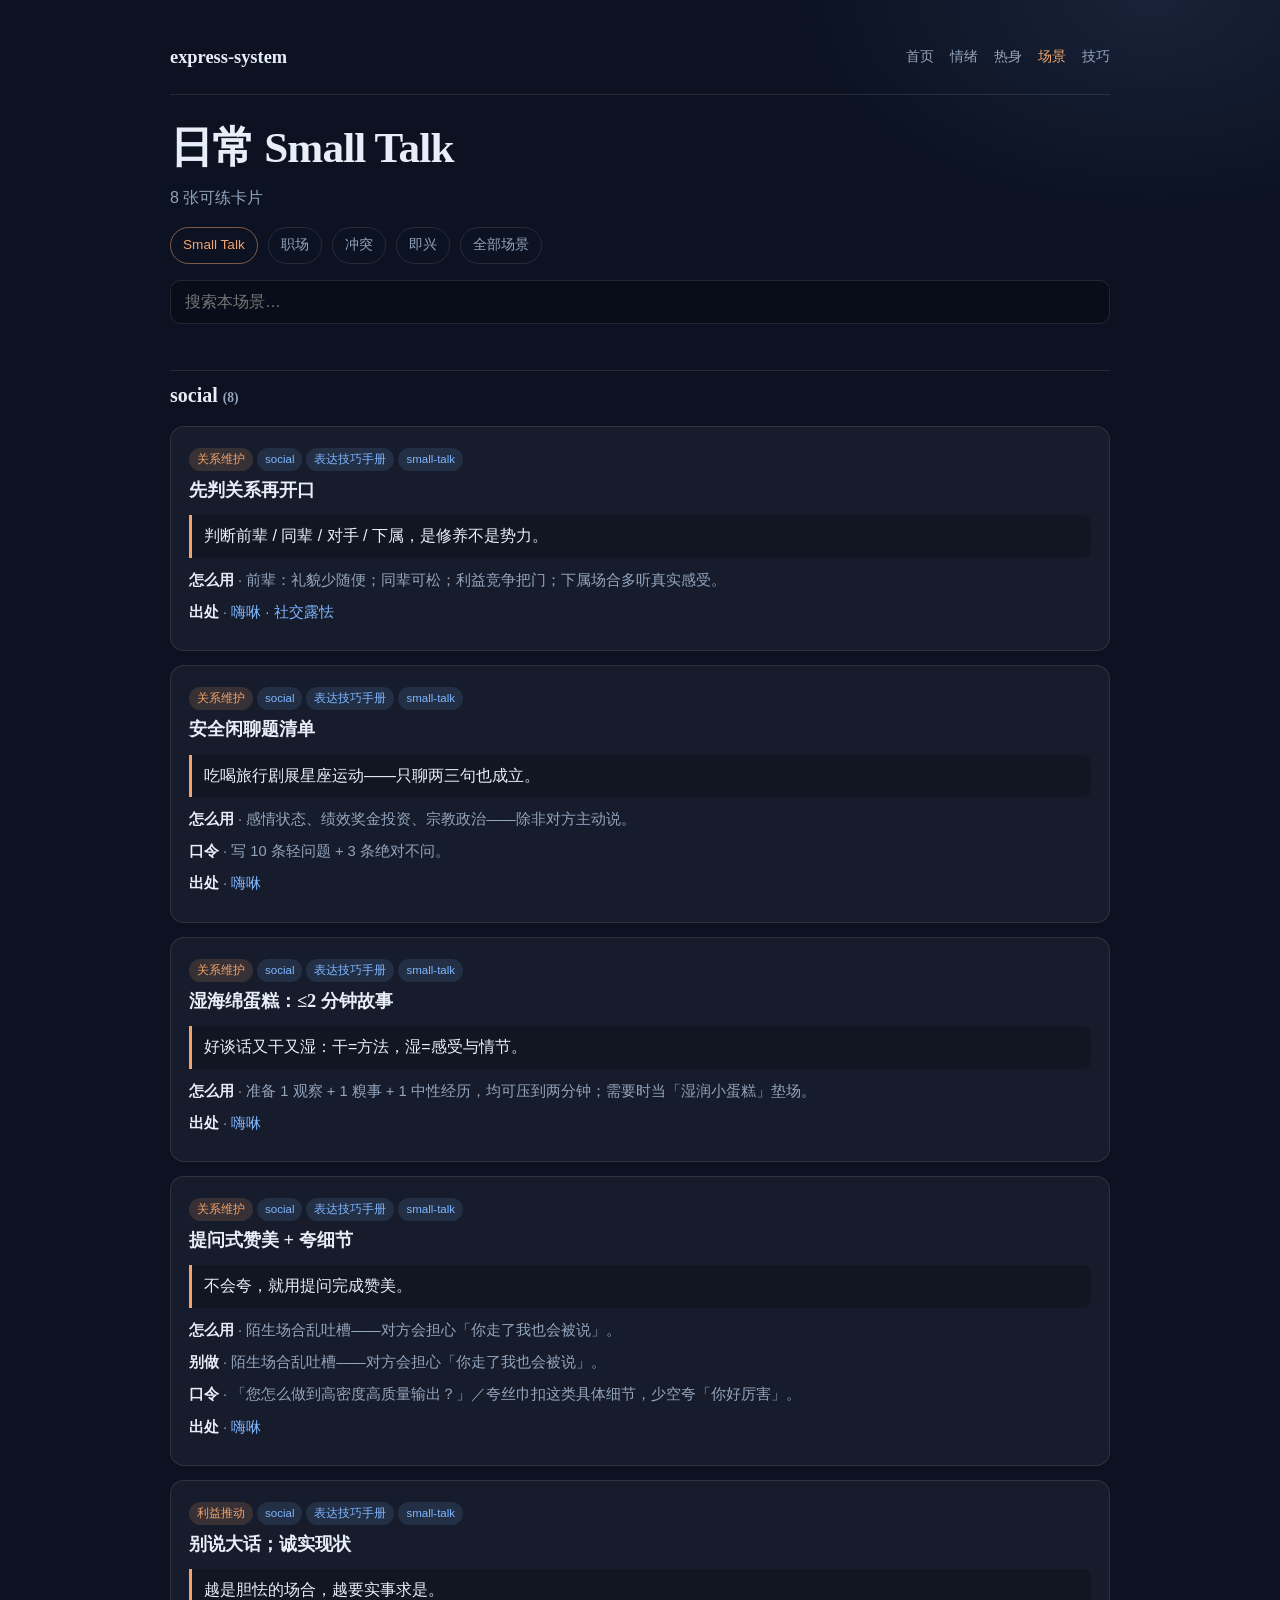
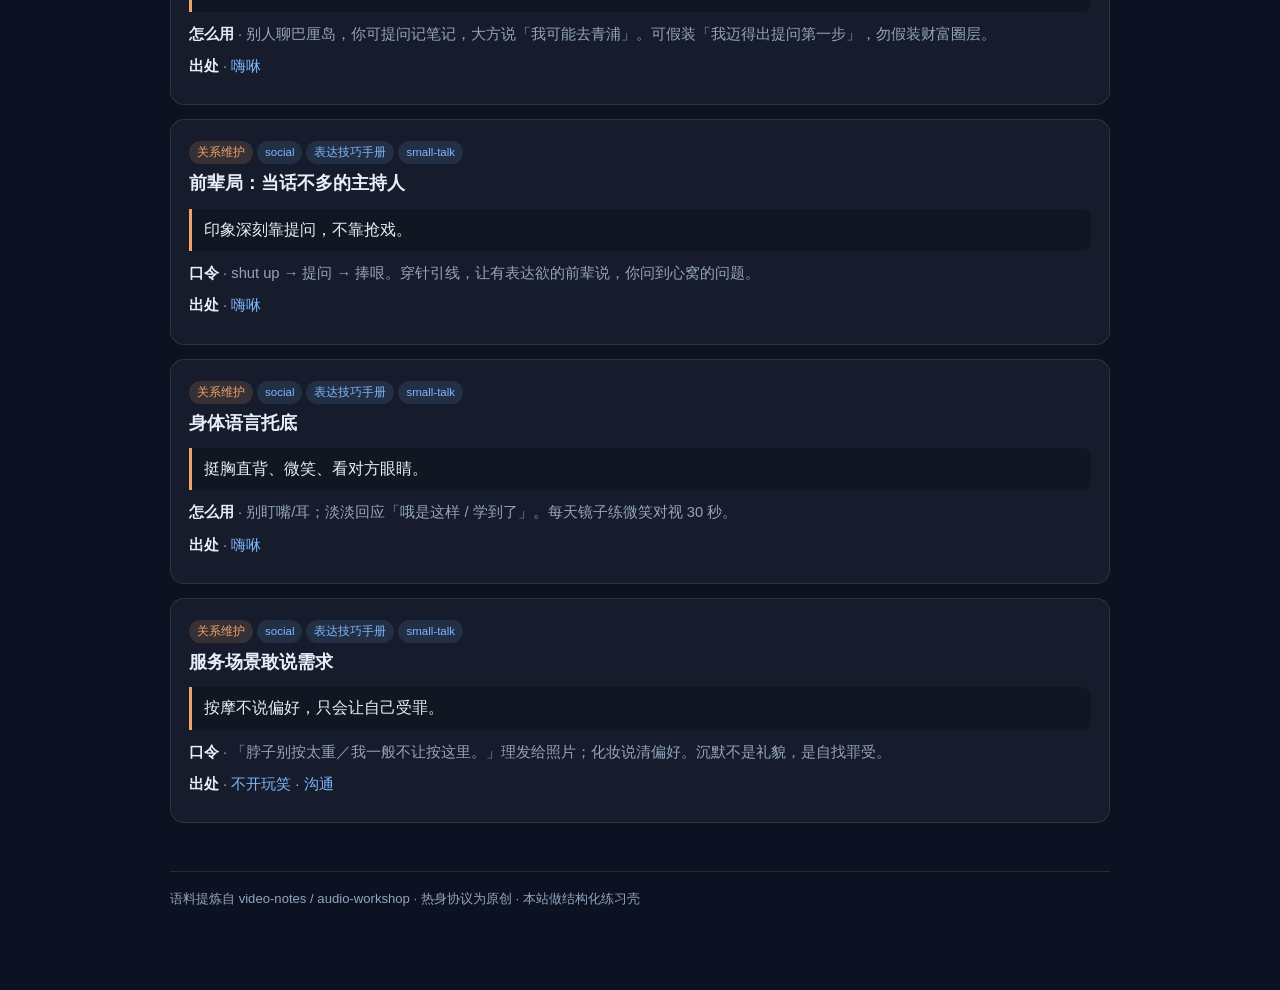
<file: docs/scenes/small-talk.html>
<!DOCTYPE html>
<html lang="zh-CN">
<head>
<meta charset="UTF-8">
<meta name="viewport" content="width=device-width, initial-scale=1">
<title>日常 Small Talk · express-system</title>
<link rel="stylesheet" href="../assets/site.css">
</head>
<body>
<div class="wrap">
<nav class="top">
  <a class="brand" href="../index.html">express-system</a>
  <a class="" href="../index.html">首页</a>
  <a class="" href="../emotion/index.html">情绪</a>
  <a class="" href="../warmup/index.html">热身</a>
  <a class="active" href="index.html">场景</a>
  <a class="" href="../techniques/index.html">技巧</a>
</nav>

<header class="hero"><h1>日常 Small Talk</h1><p>8 张可练卡片</p></header>
<div class="scene-nav"><a class="active" href="small-talk.html">Small Talk</a><a class="" href="workplace.html">职场</a><a class="" href="conflict.html">冲突</a><a class="" href="improv.html">即兴</a><a href="index.html">全部场景</a></div>
<input class="search" id="q" type="search" placeholder="搜索本场景…" autocomplete="off">
<h2 class="group-title">social <span class="meta">(8)</span></h2>
<article class="practice" id="hb-05" data-search="先判关系再开口 先判关系再开口 判断前辈 / 同辈 / 对手 / 下属，是修养不是势力。 前辈：礼貌少随便；同辈可松；利益竞争把门；下属场合多听真实感受。 social 表达技巧手册 small-talk">
  <div><span class="tag purpose">关系维护</span><span class="tag">social</span><span class="tag">表达技巧手册</span><span class="tag">small-talk</span></div>
  <h3>先判关系再开口</h3>
  <div class="quote">判断前辈 / 同辈 / 对手 / 下属，是修养不是势力。</div>
  
  <div class="row"><b>怎么用</b> · 前辈：礼貌少随便；同辈可松；利益竞争把门；下属场合多听真实感受。</div>
  
  
  <div class="row"><b>出处</b> · <a href="https://czh55.github.io/audio-workshop/haixiu-social-performance-anxiety-总结.html" target="_blank" rel="noopener">嗨咻 · 社交露怯</a></div>
</article>
<article class="practice" id="hb-06" data-search="安全闲聊题清单 安全闲聊题清单 吃喝旅行剧展星座运动——只聊两三句也成立。 感情状态、绩效奖金投资、宗教政治——除非对方主动说。 写 10 条轻问题 + 3 条绝对不问。 social 表达技巧手册 small-talk">
  <div><span class="tag purpose">关系维护</span><span class="tag">social</span><span class="tag">表达技巧手册</span><span class="tag">small-talk</span></div>
  <h3>安全闲聊题清单</h3>
  <div class="quote">吃喝旅行剧展星座运动——只聊两三句也成立。</div>
  
  <div class="row"><b>怎么用</b> · 感情状态、绩效奖金投资、宗教政治——除非对方主动说。</div>
  
  <div class="row"><b>口令</b> · 写 10 条轻问题 + 3 条绝对不问。</div>
  <div class="row"><b>出处</b> · <a href="https://czh55.github.io/audio-workshop/haixiu-social-performance-anxiety-总结.html" target="_blank" rel="noopener">嗨咻</a></div>
</article>
<article class="practice" id="hb-07" data-search="湿海绵蛋糕：≤2 分钟故事 湿海绵蛋糕：≤2 分钟故事 好谈话又干又湿：干=方法，湿=感受与情节。 准备 1 观察 + 1 糗事 + 1 中性经历，均可压到两分钟；需要时当「湿润小蛋糕」垫场。 social 表达技巧手册 small-talk">
  <div><span class="tag purpose">关系维护</span><span class="tag">social</span><span class="tag">表达技巧手册</span><span class="tag">small-talk</span></div>
  <h3>湿海绵蛋糕：≤2 分钟故事</h3>
  <div class="quote">好谈话又干又湿：干=方法，湿=感受与情节。</div>
  
  <div class="row"><b>怎么用</b> · 准备 1 观察 + 1 糗事 + 1 中性经历，均可压到两分钟；需要时当「湿润小蛋糕」垫场。</div>
  
  
  <div class="row"><b>出处</b> · <a href="https://czh55.github.io/audio-workshop/haixiu-social-performance-anxiety-总结.html" target="_blank" rel="noopener">嗨咻</a></div>
</article>
<article class="practice" id="hb-08" data-search="提问式赞美 + 夸细节 提问式赞美 + 夸细节 不会夸，就用提问完成赞美。 陌生场合乱吐槽——对方会担心「你走了我也会被说」。 陌生场合乱吐槽——对方会担心「你走了我也会被说」。 「您怎么做到高密度高质量输出？」／夸丝巾扣这类具体细节，少空夸「你好厉害」。 social 表达技巧手册 small-talk">
  <div><span class="tag purpose">关系维护</span><span class="tag">social</span><span class="tag">表达技巧手册</span><span class="tag">small-talk</span></div>
  <h3>提问式赞美 + 夸细节</h3>
  <div class="quote">不会夸，就用提问完成赞美。</div>
  
  <div class="row"><b>怎么用</b> · 陌生场合乱吐槽——对方会担心「你走了我也会被说」。</div>
  <div class="row"><b>别做</b> · 陌生场合乱吐槽——对方会担心「你走了我也会被说」。</div>
  <div class="row"><b>口令</b> · 「您怎么做到高密度高质量输出？」／夸丝巾扣这类具体细节，少空夸「你好厉害」。</div>
  <div class="row"><b>出处</b> · <a href="https://czh55.github.io/audio-workshop/haixiu-social-performance-anxiety-总结.html" target="_blank" rel="noopener">嗨咻</a></div>
</article>
<article class="practice" id="hb-09" data-search="别说大话；诚实现状 别说大话；诚实现状 越是胆怯的场合，越要实事求是。 别人聊巴厘岛，你可提问记笔记，大方说「我可能去青浦」。可假装「我迈得出提问第一步」，勿假装财富圈层。 social 表达技巧手册 small-talk">
  <div><span class="tag purpose">利益推动</span><span class="tag">social</span><span class="tag">表达技巧手册</span><span class="tag">small-talk</span></div>
  <h3>别说大话；诚实现状</h3>
  <div class="quote">越是胆怯的场合，越要实事求是。</div>
  
  <div class="row"><b>怎么用</b> · 别人聊巴厘岛，你可提问记笔记，大方说「我可能去青浦」。可假装「我迈得出提问第一步」，勿假装财富圈层。</div>
  
  
  <div class="row"><b>出处</b> · <a href="https://czh55.github.io/audio-workshop/haixiu-social-performance-anxiety-总结.html" target="_blank" rel="noopener">嗨咻</a></div>
</article>
<article class="practice" id="hb-10" data-search="前辈局：当话不多的主持人 前辈局：当话不多的主持人 印象深刻靠提问，不靠抢戏。 shut up → 提问 → 捧哏。穿针引线，让有表达欲的前辈说，你问到心窝的问题。 social 表达技巧手册 small-talk">
  <div><span class="tag purpose">关系维护</span><span class="tag">social</span><span class="tag">表达技巧手册</span><span class="tag">small-talk</span></div>
  <h3>前辈局：当话不多的主持人</h3>
  <div class="quote">印象深刻靠提问，不靠抢戏。</div>
  
  
  
  <div class="row"><b>口令</b> · shut up → 提问 → 捧哏。穿针引线，让有表达欲的前辈说，你问到心窝的问题。</div>
  <div class="row"><b>出处</b> · <a href="https://czh55.github.io/audio-workshop/haixiu-social-performance-anxiety-总结.html" target="_blank" rel="noopener">嗨咻</a></div>
</article>
<article class="practice" id="hb-11" data-search="身体语言托底 身体语言托底 挺胸直背、微笑、看对方眼睛。 别盯嘴/耳；淡淡回应「哦是这样 / 学到了」。每天镜子练微笑对视 30 秒。 social 表达技巧手册 small-talk">
  <div><span class="tag purpose">关系维护</span><span class="tag">social</span><span class="tag">表达技巧手册</span><span class="tag">small-talk</span></div>
  <h3>身体语言托底</h3>
  <div class="quote">挺胸直背、微笑、看对方眼睛。</div>
  
  <div class="row"><b>怎么用</b> · 别盯嘴/耳；淡淡回应「哦是这样 / 学到了」。每天镜子练微笑对视 30 秒。</div>
  
  
  <div class="row"><b>出处</b> · <a href="https://czh55.github.io/audio-workshop/haixiu-social-performance-anxiety-总结.html" target="_blank" rel="noopener">嗨咻</a></div>
</article>
<article class="practice" id="hb-12" data-search="服务场景敢说需求 服务场景敢说需求 按摩不说偏好，只会让自己受罪。 「脖子别按太重／我一般不让按这里。」理发给照片；化妆说清偏好。沉默不是礼貌，是自找罪受。 social 表达技巧手册 small-talk">
  <div><span class="tag purpose">关系维护</span><span class="tag">social</span><span class="tag">表达技巧手册</span><span class="tag">small-talk</span></div>
  <h3>服务场景敢说需求</h3>
  <div class="quote">按摩不说偏好，只会让自己受罪。</div>
  
  
  
  <div class="row"><b>口令</b> · 「脖子别按太重／我一般不让按这里。」理发给照片；化妆说清偏好。沉默不是礼貌，是自找罪受。</div>
  <div class="row"><b>出处</b> · <a href="https://czh55.github.io/audio-workshop/jundongkou_communication_ep250-总结.html" target="_blank" rel="noopener">不开玩笑 · 沟通</a></div>
</article>
<script>
(function(){
  var box = document.getElementById('q');
  if (!box) return;
  box.addEventListener('input', function(){
    var q = box.value.trim().toLowerCase();
    document.querySelectorAll('.practice[data-search]').forEach(function(el){
      var hay = el.getAttribute('data-search') || '';
      el.style.display = (!q || hay.indexOf(q) !== -1) ? '' : 'none';
    });
  });
})();
</script>
<footer>语料提炼自 video-notes / audio-workshop · 热身协议为原创 · 本站做结构化练习壳</footer>
</div>
</body>
</html>
</file>
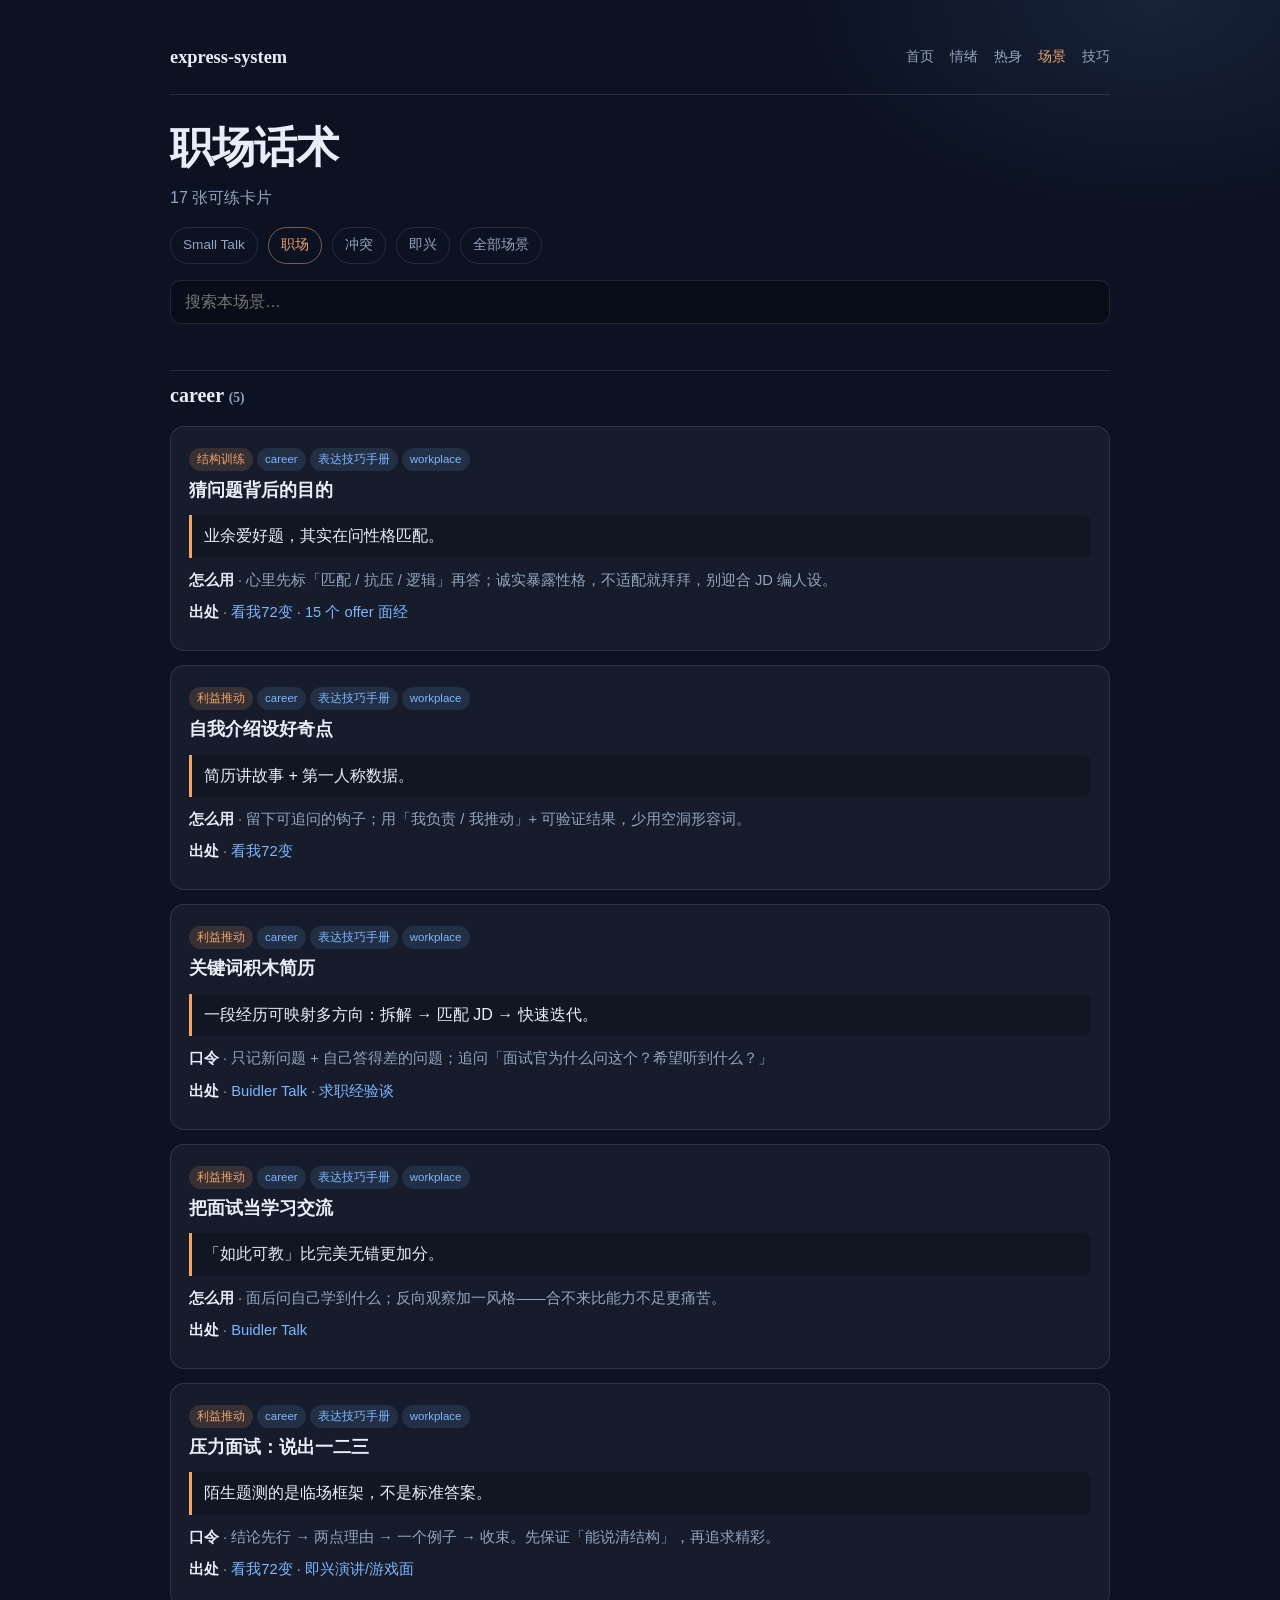
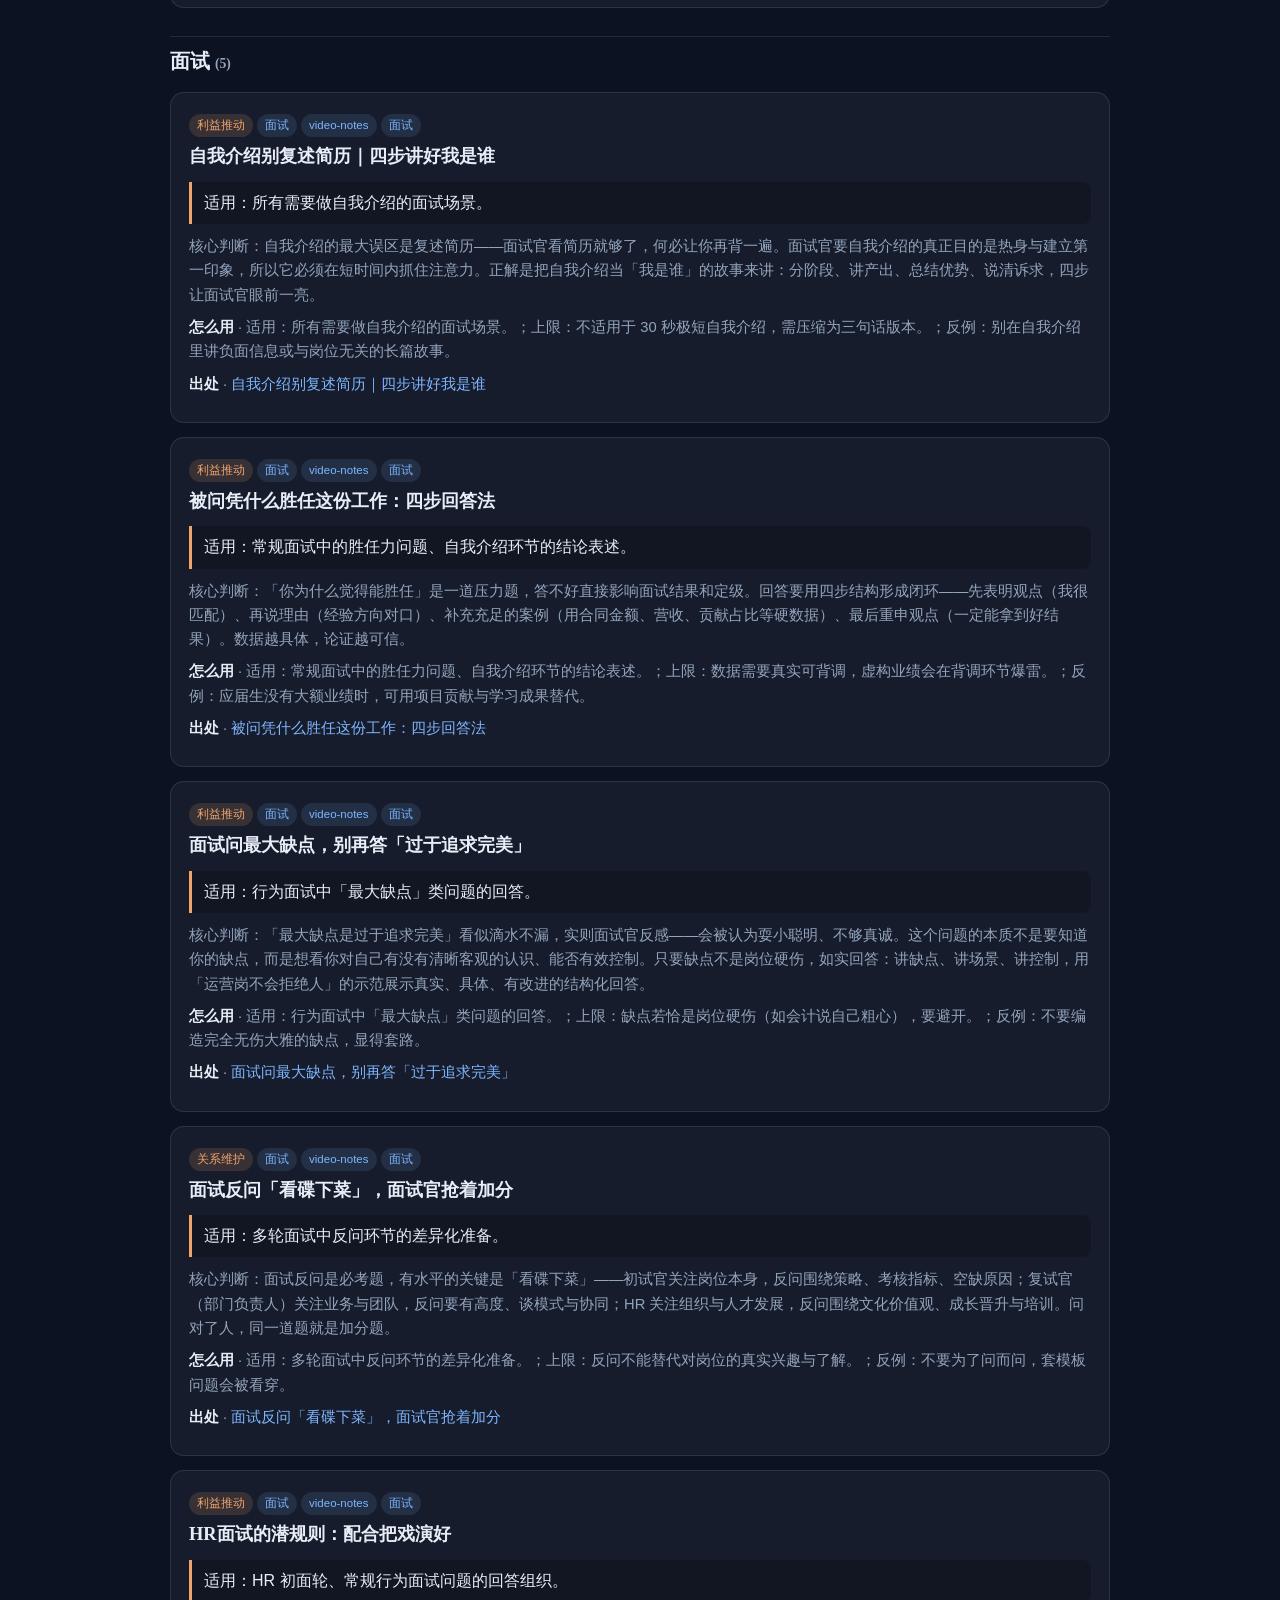
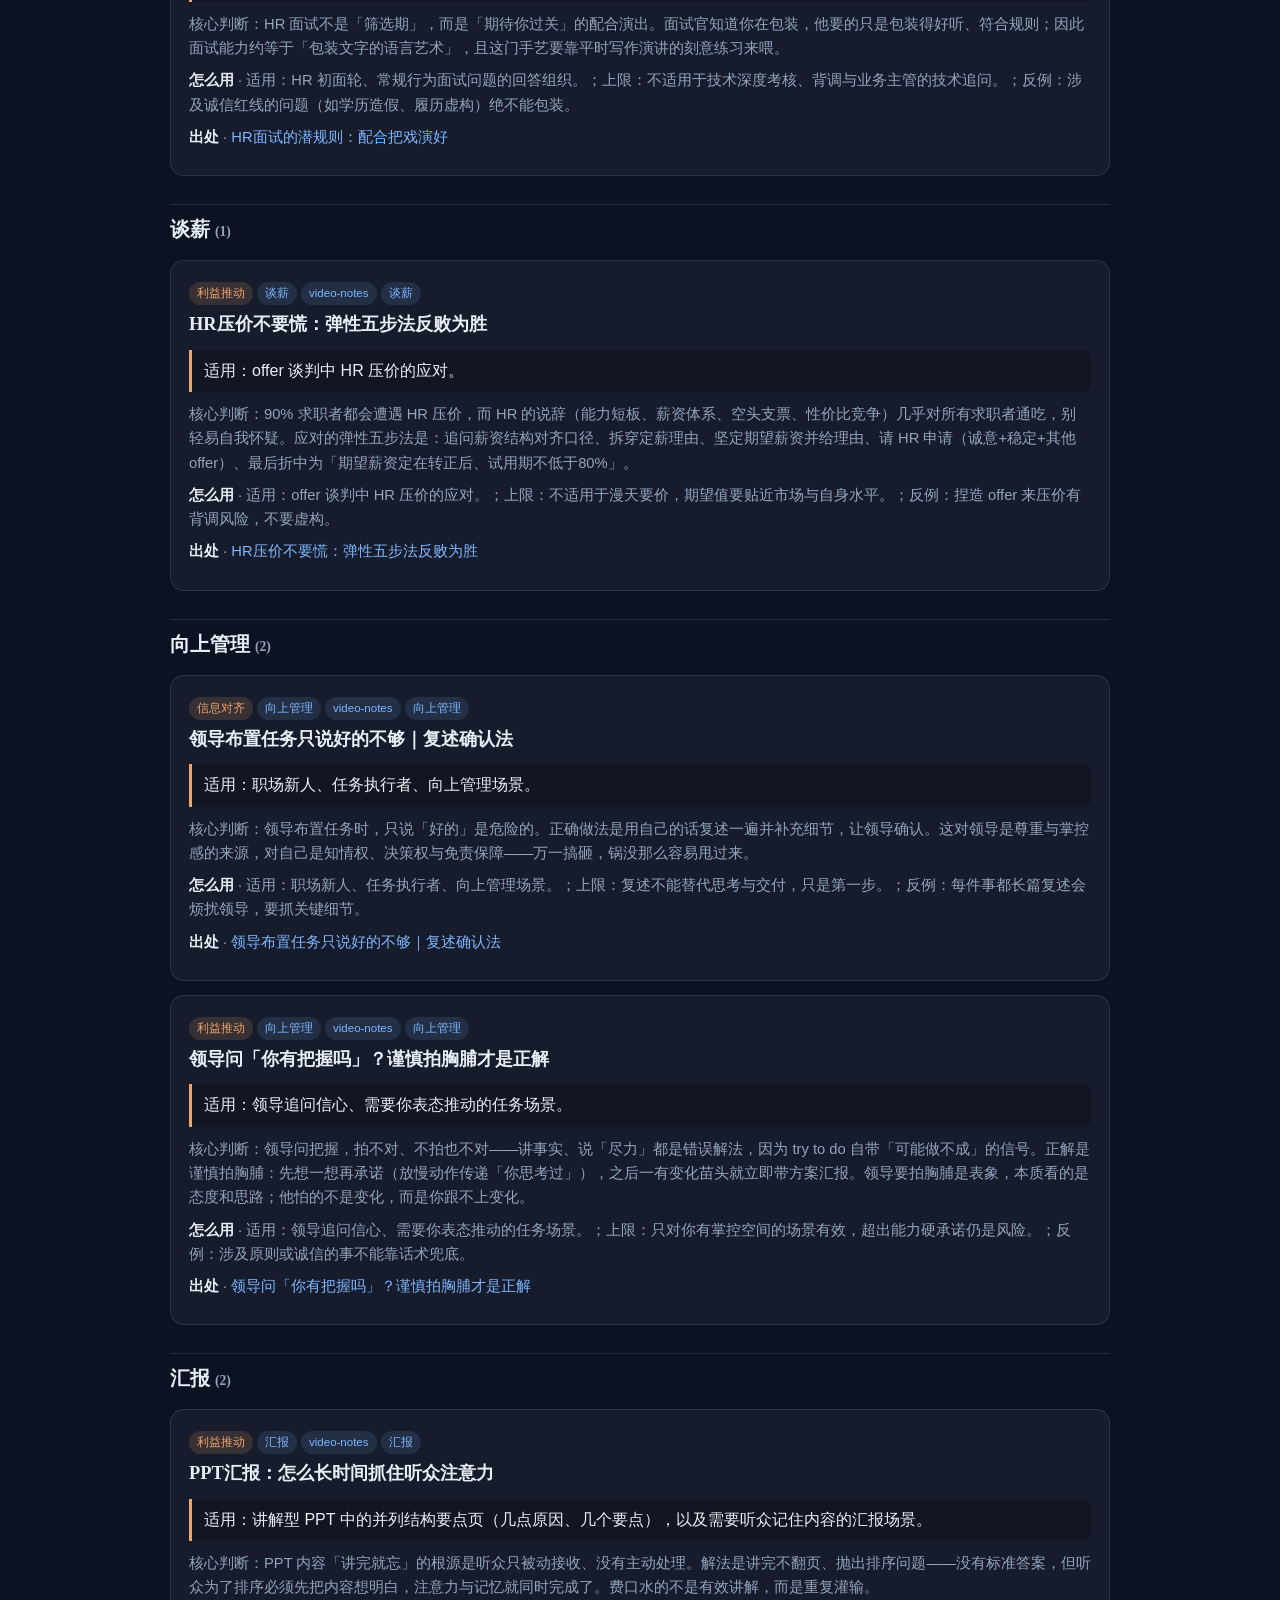
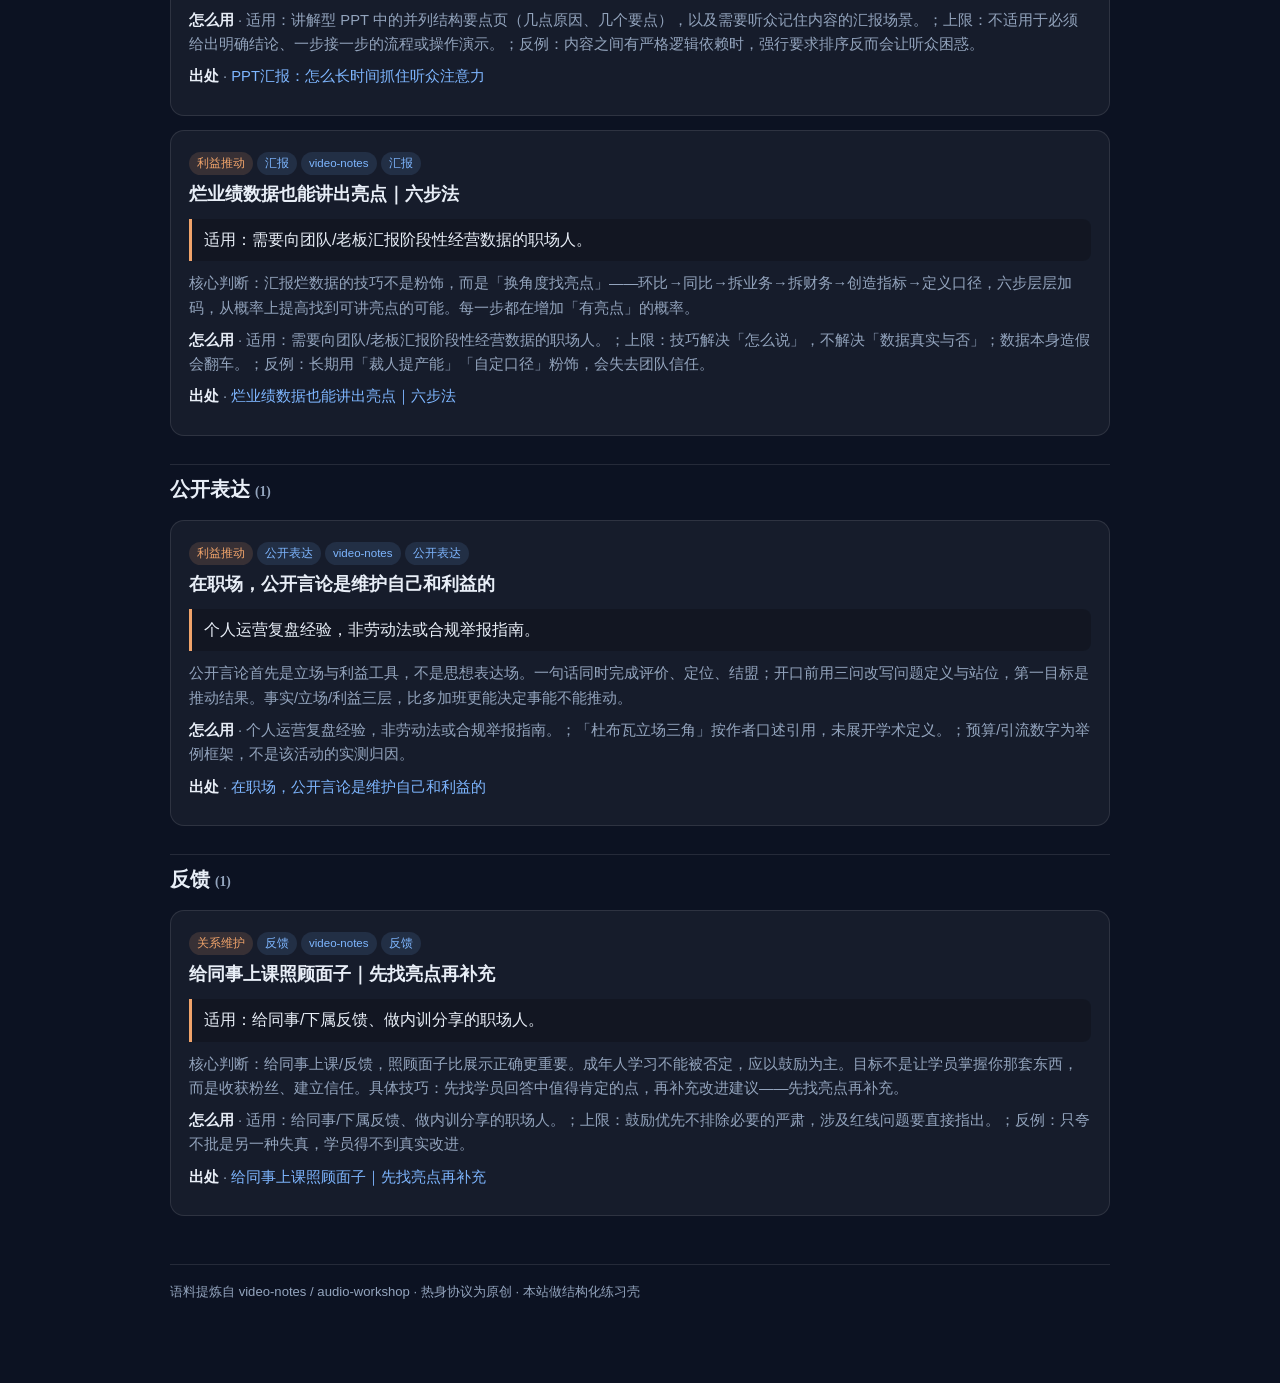
<file: docs/scenes/workplace.html>
<!DOCTYPE html>
<html lang="zh-CN">
<head>
<meta charset="UTF-8">
<meta name="viewport" content="width=device-width, initial-scale=1">
<title>职场话术 · express-system</title>
<link rel="stylesheet" href="../assets/site.css">
</head>
<body>
<div class="wrap">
<nav class="top">
  <a class="brand" href="../index.html">express-system</a>
  <a class="" href="../index.html">首页</a>
  <a class="" href="../emotion/index.html">情绪</a>
  <a class="" href="../warmup/index.html">热身</a>
  <a class="active" href="index.html">场景</a>
  <a class="" href="../techniques/index.html">技巧</a>
</nav>

<header class="hero"><h1>职场话术</h1><p>17 张可练卡片</p></header>
<div class="scene-nav"><a class="" href="small-talk.html">Small Talk</a><a class="active" href="workplace.html">职场</a><a class="" href="conflict.html">冲突</a><a class="" href="improv.html">即兴</a><a href="index.html">全部场景</a></div>
<input class="search" id="q" type="search" placeholder="搜索本场景…" autocomplete="off">
<h2 class="group-title">career <span class="meta">(5)</span></h2>
<article class="practice" id="hb-19" data-search="猜问题背后的目的 猜问题背后的目的 业余爱好题，其实在问性格匹配。 心里先标「匹配 / 抗压 / 逻辑」再答；诚实暴露性格，不适配就拜拜，别迎合 jd 编人设。 career 表达技巧手册 workplace">
  <div><span class="tag purpose">结构训练</span><span class="tag">career</span><span class="tag">表达技巧手册</span><span class="tag">workplace</span></div>
  <h3>猜问题背后的目的</h3>
  <div class="quote">业余爱好题，其实在问性格匹配。</div>
  
  <div class="row"><b>怎么用</b> · 心里先标「匹配 / 抗压 / 逻辑」再答；诚实暴露性格，不适配就拜拜，别迎合 JD 编人设。</div>
  
  
  <div class="row"><b>出处</b> · <a href="https://czh55.github.io/audio-workshop/interview_15_offers_ep17-总结.html" target="_blank" rel="noopener">看我72变 · 15 个 offer 面经</a></div>
</article>
<article class="practice" id="hb-20" data-search="自我介绍设好奇点 自我介绍设好奇点 简历讲故事 + 第一人称数据。 留下可追问的钩子；用「我负责 / 我推动」+ 可验证结果，少用空洞形容词。 career 表达技巧手册 workplace">
  <div><span class="tag purpose">利益推动</span><span class="tag">career</span><span class="tag">表达技巧手册</span><span class="tag">workplace</span></div>
  <h3>自我介绍设好奇点</h3>
  <div class="quote">简历讲故事 + 第一人称数据。</div>
  
  <div class="row"><b>怎么用</b> · 留下可追问的钩子；用「我负责 / 我推动」+ 可验证结果，少用空洞形容词。</div>
  
  
  <div class="row"><b>出处</b> · <a href="https://czh55.github.io/audio-workshop/interview_15_offers_ep17-总结.html" target="_blank" rel="noopener">看我72变</a></div>
</article>
<article class="practice" id="hb-21" data-search="关键词积木简历 关键词积木简历 一段经历可映射多方向：拆解 → 匹配 jd → 快速迭代。 只记新问题 + 自己答得差的问题；追问「面试官为什么问这个？希望听到什么？」 career 表达技巧手册 workplace">
  <div><span class="tag purpose">利益推动</span><span class="tag">career</span><span class="tag">表达技巧手册</span><span class="tag">workplace</span></div>
  <h3>关键词积木简历</h3>
  <div class="quote">一段经历可映射多方向：拆解 → 匹配 JD → 快速迭代。</div>
  
  
  
  <div class="row"><b>口令</b> · 只记新问题 + 自己答得差的问题；追问「面试官为什么问这个？希望听到什么？」</div>
  <div class="row"><b>出处</b> · <a href="https://czh55.github.io/audio-workshop/product_qiuzhi_resume_talk-总结.html" target="_blank" rel="noopener">Buidler Talk · 求职经验谈</a></div>
</article>
<article class="practice" id="hb-22" data-search="把面试当学习交流 把面试当学习交流 「如此可教」比完美无错更加分。 面后问自己学到什么；反向观察加一风格——合不来比能力不足更痛苦。 career 表达技巧手册 workplace">
  <div><span class="tag purpose">利益推动</span><span class="tag">career</span><span class="tag">表达技巧手册</span><span class="tag">workplace</span></div>
  <h3>把面试当学习交流</h3>
  <div class="quote">「如此可教」比完美无错更加分。</div>
  
  <div class="row"><b>怎么用</b> · 面后问自己学到什么；反向观察加一风格——合不来比能力不足更痛苦。</div>
  
  
  <div class="row"><b>出处</b> · <a href="https://czh55.github.io/audio-workshop/product_qiuzhi_resume_talk-总结.html" target="_blank" rel="noopener">Buidler Talk</a></div>
</article>
<article class="practice" id="hb-23" data-search="压力面试：说出一二三 压力面试：说出一二三 陌生题测的是临场框架，不是标准答案。 结论先行 → 两点理由 → 一个例子 → 收束。先保证「能说清结构」，再追求精彩。 career 表达技巧手册 workplace">
  <div><span class="tag purpose">利益推动</span><span class="tag">career</span><span class="tag">表达技巧手册</span><span class="tag">workplace</span></div>
  <h3>压力面试：说出一二三</h3>
  <div class="quote">陌生题测的是临场框架，不是标准答案。</div>
  
  
  
  <div class="row"><b>口令</b> · 结论先行 → 两点理由 → 一个例子 → 收束。先保证「能说清结构」，再追求精彩。</div>
  <div class="row"><b>出处</b> · <a href="https://czh55.github.io/audio-workshop/interview_15_offers_ep17-总结.html" target="_blank" rel="noopener">看我72变 · 即兴演讲/游戏面</a></div>
</article>
<h2 class="group-title">面试 <span class="meta">(5)</span></h2>
<article class="practice" id="vn-self-intro-story-framework" data-search="自我介绍别复述简历｜四步讲好我是谁 面试 适用：所有需要做自我介绍的面试场景。 适用：所有需要做自我介绍的面试场景。；上限：不适用于 30 秒极短自我介绍，需压缩为三句话版本。；反例：别在自我介绍里讲负面信息或与岗位无关的长篇故事。 核心判断：自我介绍的最大误区是复述简历——面试官看简历就够了，何必让你再背一遍。面试官要自我介绍的真正目的是热身与建立第一印象，所以它必须在短时间内抓住注意力。正解是把自我介绍当「我是谁」的故事来讲：分阶段、讲产出、总结优势、说清诉求，四步让面试官眼前一亮。 面试 video-notes 面试">
  <div><span class="tag purpose">利益推动</span><span class="tag">面试</span><span class="tag">video-notes</span><span class="tag">面试</span></div>
  <h3>自我介绍别复述简历｜四步讲好我是谁</h3>
  <div class="quote">适用：所有需要做自我介绍的面试场景。</div>
  <div class="row">核心判断：自我介绍的最大误区是复述简历——面试官看简历就够了，何必让你再背一遍。面试官要自我介绍的真正目的是热身与建立第一印象，所以它必须在短时间内抓住注意力。正解是把自我介绍当「我是谁」的故事来讲：分阶段、讲产出、总结优势、说清诉求，四步让面试官眼前一亮。</div>
  <div class="row"><b>怎么用</b> · 适用：所有需要做自我介绍的面试场景。；上限：不适用于 30 秒极短自我介绍，需压缩为三句话版本。；反例：别在自我介绍里讲负面信息或与岗位无关的长篇故事。</div>
  
  
  <div class="row"><b>出处</b> · <a href="https://czh55.github.io/video-notes/self-intro-story-framework-图文实录.html" target="_blank" rel="noopener">自我介绍别复述简历｜四步讲好我是谁</a></div>
</article>
<article class="practice" id="vn-competency-interview-answer" data-search="被问凭什么胜任这份工作：四步回答法 面试 适用：常规面试中的胜任力问题、自我介绍环节的结论表述。 适用：常规面试中的胜任力问题、自我介绍环节的结论表述。；上限：数据需要真实可背调，虚构业绩会在背调环节爆雷。；反例：应届生没有大额业绩时，可用项目贡献与学习成果替代。 核心判断：「你为什么觉得能胜任」是一道压力题，答不好直接影响面试结果和定级。回答要用四步结构形成闭环——先表明观点（我很匹配）、再说理由（经验方向对口）、补充充足的案例（用合同金额、营收、贡献占比等硬数据）、最后重申观点（一定能拿到好结果）。数据越具体，论证越可信。 面试 video-notes 面试">
  <div><span class="tag purpose">利益推动</span><span class="tag">面试</span><span class="tag">video-notes</span><span class="tag">面试</span></div>
  <h3>被问凭什么胜任这份工作：四步回答法</h3>
  <div class="quote">适用：常规面试中的胜任力问题、自我介绍环节的结论表述。</div>
  <div class="row">核心判断：「你为什么觉得能胜任」是一道压力题，答不好直接影响面试结果和定级。回答要用四步结构形成闭环——先表明观点（我很匹配）、再说理由（经验方向对口）、补充充足的案例（用合同金额、营收、贡献占比等硬数据）、最后重申观点（一定能拿到好结果）。数据越具体，论证越可信。</div>
  <div class="row"><b>怎么用</b> · 适用：常规面试中的胜任力问题、自我介绍环节的结论表述。；上限：数据需要真实可背调，虚构业绩会在背调环节爆雷。；反例：应届生没有大额业绩时，可用项目贡献与学习成果替代。</div>
  
  
  <div class="row"><b>出处</b> · <a href="https://czh55.github.io/video-notes/competency-interview-answer-图文实录.html" target="_blank" rel="noopener">被问凭什么胜任这份工作：四步回答法</a></div>
</article>
<article class="practice" id="vn-interview-biggest-weakness" data-search="面试问最大缺点，别再答「过于追求完美」 面试 适用：行为面试中「最大缺点」类问题的回答。 适用：行为面试中「最大缺点」类问题的回答。；上限：缺点若恰是岗位硬伤（如会计说自己粗心），要避开。；反例：不要编造完全无伤大雅的缺点，显得套路。 核心判断：「最大缺点是过于追求完美」看似滴水不漏，实则面试官反感——会被认为耍小聪明、不够真诚。这个问题的本质不是要知道你的缺点，而是想看你对自己有没有清晰客观的认识、能否有效控制。只要缺点不是岗位硬伤，如实回答：讲缺点、讲场景、讲控制，用「运营岗不会拒绝人」的示范展示真实、具体、有改进的结构化回答。 面试 video-notes 面试">
  <div><span class="tag purpose">利益推动</span><span class="tag">面试</span><span class="tag">video-notes</span><span class="tag">面试</span></div>
  <h3>面试问最大缺点，别再答「过于追求完美」</h3>
  <div class="quote">适用：行为面试中「最大缺点」类问题的回答。</div>
  <div class="row">核心判断：「最大缺点是过于追求完美」看似滴水不漏，实则面试官反感——会被认为耍小聪明、不够真诚。这个问题的本质不是要知道你的缺点，而是想看你对自己有没有清晰客观的认识、能否有效控制。只要缺点不是岗位硬伤，如实回答：讲缺点、讲场景、讲控制，用「运营岗不会拒绝人」的示范展示真实、具体、有改进的结构化回答。</div>
  <div class="row"><b>怎么用</b> · 适用：行为面试中「最大缺点」类问题的回答。；上限：缺点若恰是岗位硬伤（如会计说自己粗心），要避开。；反例：不要编造完全无伤大雅的缺点，显得套路。</div>
  
  
  <div class="row"><b>出处</b> · <a href="https://czh55.github.io/video-notes/interview-biggest-weakness-图文实录.html" target="_blank" rel="noopener">面试问最大缺点，别再答「过于追求完美」</a></div>
</article>
<article class="practice" id="vn-interview-question-differentiation" data-search="面试反问「看碟下菜」，面试官抢着加分 面试 适用：多轮面试中反问环节的差异化准备。 适用：多轮面试中反问环节的差异化准备。；上限：反问不能替代对岗位的真实兴趣与了解。；反例：不要为了问而问，套模板问题会被看穿。 核心判断：面试反问是必考题，有水平的关键是「看碟下菜」——初试官关注岗位本身，反问围绕策略、考核指标、空缺原因；复试官（部门负责人）关注业务与团队，反问要有高度、谈模式与协同；hr 关注组织与人才发展，反问围绕文化价值观、成长晋升与培训。问对了人，同一道题就是加分题。 面试 video-notes 面试">
  <div><span class="tag purpose">关系维护</span><span class="tag">面试</span><span class="tag">video-notes</span><span class="tag">面试</span></div>
  <h3>面试反问「看碟下菜」，面试官抢着加分</h3>
  <div class="quote">适用：多轮面试中反问环节的差异化准备。</div>
  <div class="row">核心判断：面试反问是必考题，有水平的关键是「看碟下菜」——初试官关注岗位本身，反问围绕策略、考核指标、空缺原因；复试官（部门负责人）关注业务与团队，反问要有高度、谈模式与协同；HR 关注组织与人才发展，反问围绕文化价值观、成长晋升与培训。问对了人，同一道题就是加分题。</div>
  <div class="row"><b>怎么用</b> · 适用：多轮面试中反问环节的差异化准备。；上限：反问不能替代对岗位的真实兴趣与了解。；反例：不要为了问而问，套模板问题会被看穿。</div>
  
  
  <div class="row"><b>出处</b> · <a href="https://czh55.github.io/video-notes/interview-question-differentiation-图文实录.html" target="_blank" rel="noopener">面试反问「看碟下菜」，面试官抢着加分</a></div>
</article>
<article class="practice" id="vn-hr-interview-rules" data-search="hr面试的潜规则：配合把戏演好 面试 适用：hr 初面轮、常规行为面试问题的回答组织。 适用：hr 初面轮、常规行为面试问题的回答组织。；上限：不适用于技术深度考核、背调与业务主管的技术追问。；反例：涉及诚信红线的问题（如学历造假、履历虚构）绝不能包装。 核心判断：hr 面试不是「筛选期」，而是「期待你过关」的配合演出。面试官知道你在包装，他要的只是包装得好听、符合规则；因此面试能力约等于「包装文字的语言艺术」，且这门手艺要靠平时写作演讲的刻意练习来喂。 面试 video-notes 面试">
  <div><span class="tag purpose">利益推动</span><span class="tag">面试</span><span class="tag">video-notes</span><span class="tag">面试</span></div>
  <h3>HR面试的潜规则：配合把戏演好</h3>
  <div class="quote">适用：HR 初面轮、常规行为面试问题的回答组织。</div>
  <div class="row">核心判断：HR 面试不是「筛选期」，而是「期待你过关」的配合演出。面试官知道你在包装，他要的只是包装得好听、符合规则；因此面试能力约等于「包装文字的语言艺术」，且这门手艺要靠平时写作演讲的刻意练习来喂。</div>
  <div class="row"><b>怎么用</b> · 适用：HR 初面轮、常规行为面试问题的回答组织。；上限：不适用于技术深度考核、背调与业务主管的技术追问。；反例：涉及诚信红线的问题（如学历造假、履历虚构）绝不能包装。</div>
  
  
  <div class="row"><b>出处</b> · <a href="https://czh55.github.io/video-notes/hr-interview-rules-图文实录.html" target="_blank" rel="noopener">HR面试的潜规则：配合把戏演好</a></div>
</article>
<h2 class="group-title">谈薪 <span class="meta">(1)</span></h2>
<article class="practice" id="vn-salary-negotiation-five-steps" data-search="hr压价不要慌：弹性五步法反败为胜 谈薪 适用：offer 谈判中 hr 压价的应对。 适用：offer 谈判中 hr 压价的应对。；上限：不适用于漫天要价，期望值要贴近市场与自身水平。；反例：捏造 offer 来压价有背调风险，不要虚构。 核心判断：90% 求职者都会遭遇 hr 压价，而 hr 的说辞（能力短板、薪资体系、空头支票、性价比竞争）几乎对所有求职者通吃，别轻易自我怀疑。应对的弹性五步法是：追问薪资结构对齐口径、拆穿定薪理由、坚定期望薪资并给理由、请 hr 申请（诚意+稳定+其他 offer）、最后折中为「期望薪资定在转正后、试用期不低于80%」。 谈薪 video-notes 谈薪">
  <div><span class="tag purpose">利益推动</span><span class="tag">谈薪</span><span class="tag">video-notes</span><span class="tag">谈薪</span></div>
  <h3>HR压价不要慌：弹性五步法反败为胜</h3>
  <div class="quote">适用：offer 谈判中 HR 压价的应对。</div>
  <div class="row">核心判断：90% 求职者都会遭遇 HR 压价，而 HR 的说辞（能力短板、薪资体系、空头支票、性价比竞争）几乎对所有求职者通吃，别轻易自我怀疑。应对的弹性五步法是：追问薪资结构对齐口径、拆穿定薪理由、坚定期望薪资并给理由、请 HR 申请（诚意+稳定+其他 offer）、最后折中为「期望薪资定在转正后、试用期不低于80%」。</div>
  <div class="row"><b>怎么用</b> · 适用：offer 谈判中 HR 压价的应对。；上限：不适用于漫天要价，期望值要贴近市场与自身水平。；反例：捏造 offer 来压价有背调风险，不要虚构。</div>
  
  
  <div class="row"><b>出处</b> · <a href="https://czh55.github.io/video-notes/salary-negotiation-five-steps-图文实录.html" target="_blank" rel="noopener">HR压价不要慌：弹性五步法反败为胜</a></div>
</article>
<h2 class="group-title">向上管理 <span class="meta">(2)</span></h2>
<article class="practice" id="vn-task-restate-confirm" data-search="领导布置任务只说好的不够｜复述确认法 向上管理 适用：职场新人、任务执行者、向上管理场景。 适用：职场新人、任务执行者、向上管理场景。；上限：复述不能替代思考与交付，只是第一步。；反例：每件事都长篇复述会烦扰领导，要抓关键细节。 核心判断：领导布置任务时，只说「好的」是危险的。正确做法是用自己的话复述一遍并补充细节，让领导确认。这对领导是尊重与掌控感的来源，对自己是知情权、决策权与免责保障——万一搞砸，锅没那么容易甩过来。 向上管理 video-notes 向上管理">
  <div><span class="tag purpose">信息对齐</span><span class="tag">向上管理</span><span class="tag">video-notes</span><span class="tag">向上管理</span></div>
  <h3>领导布置任务只说好的不够｜复述确认法</h3>
  <div class="quote">适用：职场新人、任务执行者、向上管理场景。</div>
  <div class="row">核心判断：领导布置任务时，只说「好的」是危险的。正确做法是用自己的话复述一遍并补充细节，让领导确认。这对领导是尊重与掌控感的来源，对自己是知情权、决策权与免责保障——万一搞砸，锅没那么容易甩过来。</div>
  <div class="row"><b>怎么用</b> · 适用：职场新人、任务执行者、向上管理场景。；上限：复述不能替代思考与交付，只是第一步。；反例：每件事都长篇复述会烦扰领导，要抓关键细节。</div>
  
  
  <div class="row"><b>出处</b> · <a href="https://czh55.github.io/video-notes/task-restate-confirm-图文实录.html" target="_blank" rel="noopener">领导布置任务只说好的不够｜复述确认法</a></div>
</article>
<article class="practice" id="vn-leader-confidence-answer" data-search="领导问「你有把握吗」？谨慎拍胸脯才是正解 向上管理 适用：领导追问信心、需要你表态推动的任务场景。 适用：领导追问信心、需要你表态推动的任务场景。；上限：只对你有掌控空间的场景有效，超出能力硬承诺仍是风险。；反例：涉及原则或诚信的事不能靠话术兜底。 核心判断：领导问把握，拍不对、不拍也不对——讲事实、说「尽力」都是错误解法，因为 try to do 自带「可能做不成」的信号。正解是谨慎拍胸脯：先想一想再承诺（放慢动作传递「你思考过」），之后一有变化苗头就立即带方案汇报。领导要拍胸脯是表象，本质看的是态度和思路；他怕的不是变化，而是你跟不上变化。 向上管理 video-notes 向上管理">
  <div><span class="tag purpose">利益推动</span><span class="tag">向上管理</span><span class="tag">video-notes</span><span class="tag">向上管理</span></div>
  <h3>领导问「你有把握吗」？谨慎拍胸脯才是正解</h3>
  <div class="quote">适用：领导追问信心、需要你表态推动的任务场景。</div>
  <div class="row">核心判断：领导问把握，拍不对、不拍也不对——讲事实、说「尽力」都是错误解法，因为 try to do 自带「可能做不成」的信号。正解是谨慎拍胸脯：先想一想再承诺（放慢动作传递「你思考过」），之后一有变化苗头就立即带方案汇报。领导要拍胸脯是表象，本质看的是态度和思路；他怕的不是变化，而是你跟不上变化。</div>
  <div class="row"><b>怎么用</b> · 适用：领导追问信心、需要你表态推动的任务场景。；上限：只对你有掌控空间的场景有效，超出能力硬承诺仍是风险。；反例：涉及原则或诚信的事不能靠话术兜底。</div>
  
  
  <div class="row"><b>出处</b> · <a href="https://czh55.github.io/video-notes/leader-confidence-answer-图文实录.html" target="_blank" rel="noopener">领导问「你有把握吗」？谨慎拍胸脯才是正解</a></div>
</article>
<h2 class="group-title">汇报 <span class="meta">(2)</span></h2>
<article class="practice" id="vn-ppt-capture-attention" data-search="ppt汇报：怎么长时间抓住听众注意力 汇报 适用：讲解型 ppt 中的并列结构要点页（几点原因、几个要点），以及需要听众记住内容的汇报场景。 适用：讲解型 ppt 中的并列结构要点页（几点原因、几个要点），以及需要听众记住内容的汇报场景。；上限：不适用于必须给出明确结论、一步接一步的流程或操作演示。；反例：内容之间有严格逻辑依赖时，强行要求排序反而会让听众困惑。 核心判断：ppt 内容「讲完就忘」的根源是听众只被动接收、没有主动处理。解法是讲完不翻页、抛出排序问题——没有标准答案，但听众为了排序必须先把内容想明白，注意力与记忆就同时完成了。费口水的不是有效讲解，而是重复灌输。 汇报 video-notes 汇报">
  <div><span class="tag purpose">利益推动</span><span class="tag">汇报</span><span class="tag">video-notes</span><span class="tag">汇报</span></div>
  <h3>PPT汇报：怎么长时间抓住听众注意力</h3>
  <div class="quote">适用：讲解型 PPT 中的并列结构要点页（几点原因、几个要点），以及需要听众记住内容的汇报场景。</div>
  <div class="row">核心判断：PPT 内容「讲完就忘」的根源是听众只被动接收、没有主动处理。解法是讲完不翻页、抛出排序问题——没有标准答案，但听众为了排序必须先把内容想明白，注意力与记忆就同时完成了。费口水的不是有效讲解，而是重复灌输。</div>
  <div class="row"><b>怎么用</b> · 适用：讲解型 PPT 中的并列结构要点页（几点原因、几个要点），以及需要听众记住内容的汇报场景。；上限：不适用于必须给出明确结论、一步接一步的流程或操作演示。；反例：内容之间有严格逻辑依赖时，强行要求排序反而会让听众困惑。</div>
  
  
  <div class="row"><b>出处</b> · <a href="https://czh55.github.io/video-notes/ppt-capture-attention-图文实录.html" target="_blank" rel="noopener">PPT汇报：怎么长时间抓住听众注意力</a></div>
</article>
<article class="practice" id="vn-bad-data-highlights" data-search="烂业绩数据也能讲出亮点｜六步法 汇报 适用：需要向团队/老板汇报阶段性经营数据的职场人。 适用：需要向团队/老板汇报阶段性经营数据的职场人。；上限：技巧解决「怎么说」，不解决「数据真实与否」；数据本身造假会翻车。；反例：长期用「裁人提产能」「自定口径」粉饰，会失去团队信任。 核心判断：汇报烂数据的技巧不是粉饰，而是「换角度找亮点」——环比→同比→拆业务→拆财务→创造指标→定义口径，六步层层加码，从概率上提高找到可讲亮点的可能。每一步都在增加「有亮点」的概率。 汇报 video-notes 汇报">
  <div><span class="tag purpose">利益推动</span><span class="tag">汇报</span><span class="tag">video-notes</span><span class="tag">汇报</span></div>
  <h3>烂业绩数据也能讲出亮点｜六步法</h3>
  <div class="quote">适用：需要向团队/老板汇报阶段性经营数据的职场人。</div>
  <div class="row">核心判断：汇报烂数据的技巧不是粉饰，而是「换角度找亮点」——环比→同比→拆业务→拆财务→创造指标→定义口径，六步层层加码，从概率上提高找到可讲亮点的可能。每一步都在增加「有亮点」的概率。</div>
  <div class="row"><b>怎么用</b> · 适用：需要向团队/老板汇报阶段性经营数据的职场人。；上限：技巧解决「怎么说」，不解决「数据真实与否」；数据本身造假会翻车。；反例：长期用「裁人提产能」「自定口径」粉饰，会失去团队信任。</div>
  
  
  <div class="row"><b>出处</b> · <a href="https://czh55.github.io/video-notes/bad-data-highlights-图文实录.html" target="_blank" rel="noopener">烂业绩数据也能讲出亮点｜六步法</a></div>
</article>
<h2 class="group-title">公开表达 <span class="meta">(1)</span></h2>
<article class="practice" id="vn-workplace-speech-stance-interest" data-search="在职场，公开言论是维护自己和利益的 公开表达 个人运营复盘经验，非劳动法或合规举报指南。 个人运营复盘经验，非劳动法或合规举报指南。；「杜布瓦立场三角」按作者口述引用，未展开学术定义。；预算/引流数字为举例框架，不是该活动的实测归因。 公开言论首先是立场与利益工具，不是思想表达场。一句话同时完成评价、定位、结盟；开口前用三问改写问题定义与站位，第一目标是推动结果。事实/立场/利益三层，比多加班更能决定事能不能推动。 公开表达 video-notes 公开表达">
  <div><span class="tag purpose">利益推动</span><span class="tag">公开表达</span><span class="tag">video-notes</span><span class="tag">公开表达</span></div>
  <h3>在职场，公开言论是维护自己和利益的</h3>
  <div class="quote">个人运营复盘经验，非劳动法或合规举报指南。</div>
  <div class="row">公开言论首先是立场与利益工具，不是思想表达场。一句话同时完成评价、定位、结盟；开口前用三问改写问题定义与站位，第一目标是推动结果。事实/立场/利益三层，比多加班更能决定事能不能推动。</div>
  <div class="row"><b>怎么用</b> · 个人运营复盘经验，非劳动法或合规举报指南。；「杜布瓦立场三角」按作者口述引用，未展开学术定义。；预算/引流数字为举例框架，不是该活动的实测归因。</div>
  
  
  <div class="row"><b>出处</b> · <a href="https://czh55.github.io/video-notes/workplace-speech-stance-interest-图文实录.html" target="_blank" rel="noopener">在职场，公开言论是维护自己和利益的</a></div>
</article>
<h2 class="group-title">反馈 <span class="meta">(1)</span></h2>
<article class="practice" id="vn-teach-face-saving" data-search="给同事上课照顾面子｜先找亮点再补充 反馈 适用：给同事/下属反馈、做内训分享的职场人。 适用：给同事/下属反馈、做内训分享的职场人。；上限：鼓励优先不排除必要的严肃，涉及红线问题要直接指出。；反例：只夸不批是另一种失真，学员得不到真实改进。 核心判断：给同事上课/反馈，照顾面子比展示正确更重要。成年人学习不能被否定，应以鼓励为主。目标不是让学员掌握你那套东西，而是收获粉丝、建立信任。具体技巧：先找学员回答中值得肯定的点，再补充改进建议——先找亮点再补充。 反馈 video-notes 反馈">
  <div><span class="tag purpose">关系维护</span><span class="tag">反馈</span><span class="tag">video-notes</span><span class="tag">反馈</span></div>
  <h3>给同事上课照顾面子｜先找亮点再补充</h3>
  <div class="quote">适用：给同事/下属反馈、做内训分享的职场人。</div>
  <div class="row">核心判断：给同事上课/反馈，照顾面子比展示正确更重要。成年人学习不能被否定，应以鼓励为主。目标不是让学员掌握你那套东西，而是收获粉丝、建立信任。具体技巧：先找学员回答中值得肯定的点，再补充改进建议——先找亮点再补充。</div>
  <div class="row"><b>怎么用</b> · 适用：给同事/下属反馈、做内训分享的职场人。；上限：鼓励优先不排除必要的严肃，涉及红线问题要直接指出。；反例：只夸不批是另一种失真，学员得不到真实改进。</div>
  
  
  <div class="row"><b>出处</b> · <a href="https://czh55.github.io/video-notes/teach-face-saving-图文实录.html" target="_blank" rel="noopener">给同事上课照顾面子｜先找亮点再补充</a></div>
</article>
<script>
(function(){
  var box = document.getElementById('q');
  if (!box) return;
  box.addEventListener('input', function(){
    var q = box.value.trim().toLowerCase();
    document.querySelectorAll('.practice[data-search]').forEach(function(el){
      var hay = el.getAttribute('data-search') || '';
      el.style.display = (!q || hay.indexOf(q) !== -1) ? '' : 'none';
    });
  });
})();
</script>
<footer>语料提炼自 video-notes / audio-workshop · 热身协议为原创 · 本站做结构化练习壳</footer>
</div>
</body>
</html>
</file>
<file: docs/assets/site.css>
:root {
  --bg: #0c1222;
  --surface: rgba(255,255,255,0.045);
  --border: rgba(255,255,255,0.1);
  --text: #e8eef7;
  --muted: #93a4bd;
  --accent: #f0a36a;
  --accent2: #7eb6ff;
  --accent3: #6ed3a1;
  --warn: #e8b86d;
  --font-display: "Iowan Old Style", "Palatino Linotype", Palatino, "Songti SC", serif;
  --font-body: "Avenir Next", "PingFang SC", "Helvetica Neue", sans-serif;
}
* { box-sizing: border-box; margin: 0; padding: 0; }
html { scroll-behavior: smooth; scroll-padding-top: 72px; }
body {
  font-family: var(--font-body);
  background:
    radial-gradient(900px 500px at 12% -10%, rgba(240,163,106,0.14), transparent 55%),
    radial-gradient(700px 420px at 90% 0%, rgba(126,182,255,0.10), transparent 50%),
    var(--bg);
  color: var(--text);
  min-height: 100vh;
  line-height: 1.65;
}
a { color: var(--accent2); text-decoration: none; }
a:hover { text-decoration: underline; }
.wrap { max-width: 980px; margin: 0 auto; padding: 28px 20px 80px; }
nav.top {
  display: flex; flex-wrap: wrap; gap: 10px 16px; align-items: center;
  padding: 14px 0 22px; border-bottom: 1px solid var(--border); margin-bottom: 28px;
}
nav.top .brand {
  font-family: var(--font-display);
  font-size: 1.15rem; font-weight: 700; color: var(--text); margin-right: auto;
}
nav.top a { color: var(--muted); font-size: 0.9rem; }
nav.top a.active { color: var(--accent); }
.hero h1 {
  font-family: var(--font-display);
  font-size: clamp(1.9rem, 4.5vw, 2.7rem);
  letter-spacing: -0.02em; line-height: 1.15; margin-bottom: 12px;
}
.hero p { color: var(--muted); max-width: 42rem; }
.grid4 {
  display: grid; grid-template-columns: repeat(4, 1fr); gap: 14px; margin: 28px 0;
}
@media (max-width: 820px) { .grid4 { grid-template-columns: 1fr 1fr; } }
@media (max-width: 480px) { .grid4 { grid-template-columns: 1fr; } }
.card {
  background: var(--surface); border: 1px solid var(--border);
  border-radius: 14px; padding: 18px 16px; display: block; color: inherit;
}
a.card:hover { border-color: rgba(240,163,106,0.45); text-decoration: none; }
.card .kicker { font-size: 0.72rem; letter-spacing: 0.12em; text-transform: uppercase; color: var(--accent); font-weight: 700; }
.card h2, .card h3 { font-size: 1.1rem; margin: 8px 0 6px; font-family: var(--font-display); }
.card p { color: var(--muted); font-size: 0.88rem; }
.path {
  background: linear-gradient(135deg, rgba(240,163,106,0.12), rgba(126,182,255,0.08));
  border: 1px solid var(--border); border-radius: 16px; padding: 22px 20px; margin-top: 8px;
}
.path h2 { font-family: var(--font-display); font-size: 1.35rem; margin-bottom: 8px; }
.path ol { margin: 12px 0 0 1.2rem; color: var(--muted); }
.path li { margin: 8px 0; }
.path strong { color: var(--text); }
.search {
  width: 100%; margin: 8px 0 18px; padding: 12px 14px; border-radius: 10px;
  border: 1px solid var(--border); background: rgba(0,0,0,0.25); color: var(--text);
  font-size: 1rem;
}
.meta { color: var(--muted); font-size: 0.85rem; margin-bottom: 16px; }
.tag {
  display: inline-block; font-size: 0.72rem; padding: 2px 8px; border-radius: 999px;
  background: rgba(126,182,255,0.12); color: var(--accent2); margin: 0 4px 4px 0;
}
.tag.purpose { background: rgba(240,163,106,0.15); color: var(--accent); }
.practice {
  background: var(--surface); border: 1px solid var(--border);
  border-radius: 14px; padding: 18px; margin: 14px 0;
}
.practice h3 { font-family: var(--font-display); font-size: 1.15rem; margin-bottom: 8px; }
.quote {
  border-left: 3px solid var(--accent);
  padding: 8px 12px; margin: 10px 0; color: var(--text);
  background: rgba(0,0,0,0.2); border-radius: 0 8px 8px 0;
}
.row { margin: 8px 0; color: var(--muted); font-size: 0.92rem; }
.row b { color: var(--text); }
.group-title {
  font-family: var(--font-display); font-size: 1.25rem;
  margin: 28px 0 10px; padding-top: 8px; border-top: 1px solid var(--border);
}
.prose h1, .prose h2, .prose h3 { font-family: var(--font-display); margin: 1.2em 0 0.5em; }
.prose p, .prose li { color: var(--muted); margin: 0.55em 0; }
.prose strong { color: var(--text); }
.prose blockquote {
  border-left: 3px solid var(--accent); padding: 8px 14px; margin: 14px 0;
  color: var(--text); background: rgba(0,0,0,0.2); border-radius: 0 8px 8px 0;
}
.prose table { width: 100%; border-collapse: collapse; margin: 14px 0; font-size: 0.9rem; }
.prose th, .prose td { text-align: left; padding: 8px; border-bottom: 1px solid var(--border); vertical-align: top; }
.prose th { color: var(--muted); }
.prose code, .code code {
  font-family: ui-monospace, SFMono-Regular, Menlo, monospace; font-size: 0.85em;
}
.prose pre.code, pre.code {
  background: rgba(0,0,0,0.35); border: 1px solid var(--border);
  border-radius: 10px; padding: 12px 14px; overflow-x: auto; margin: 12px 0;
  color: #d7e3f4;
}
.scene-nav { display: flex; flex-wrap: wrap; gap: 10px; margin: 16px 0 8px; }
.scene-nav a {
  border: 1px solid var(--border); border-radius: 999px; padding: 6px 12px;
  color: var(--muted); font-size: 0.85rem;
}
.scene-nav a.active { color: var(--accent); border-color: rgba(240,163,106,0.5); }
footer { margin-top: 48px; padding-top: 16px; border-top: 1px solid var(--border); color: var(--muted); font-size: 0.82rem; }
details.drill {
  background: var(--surface); border: 1px solid var(--border);
  border-radius: 12px; padding: 12px 14px; margin: 10px 0;
}
details.drill summary { cursor: pointer; color: var(--accent); font-weight: 600; }
</file>
